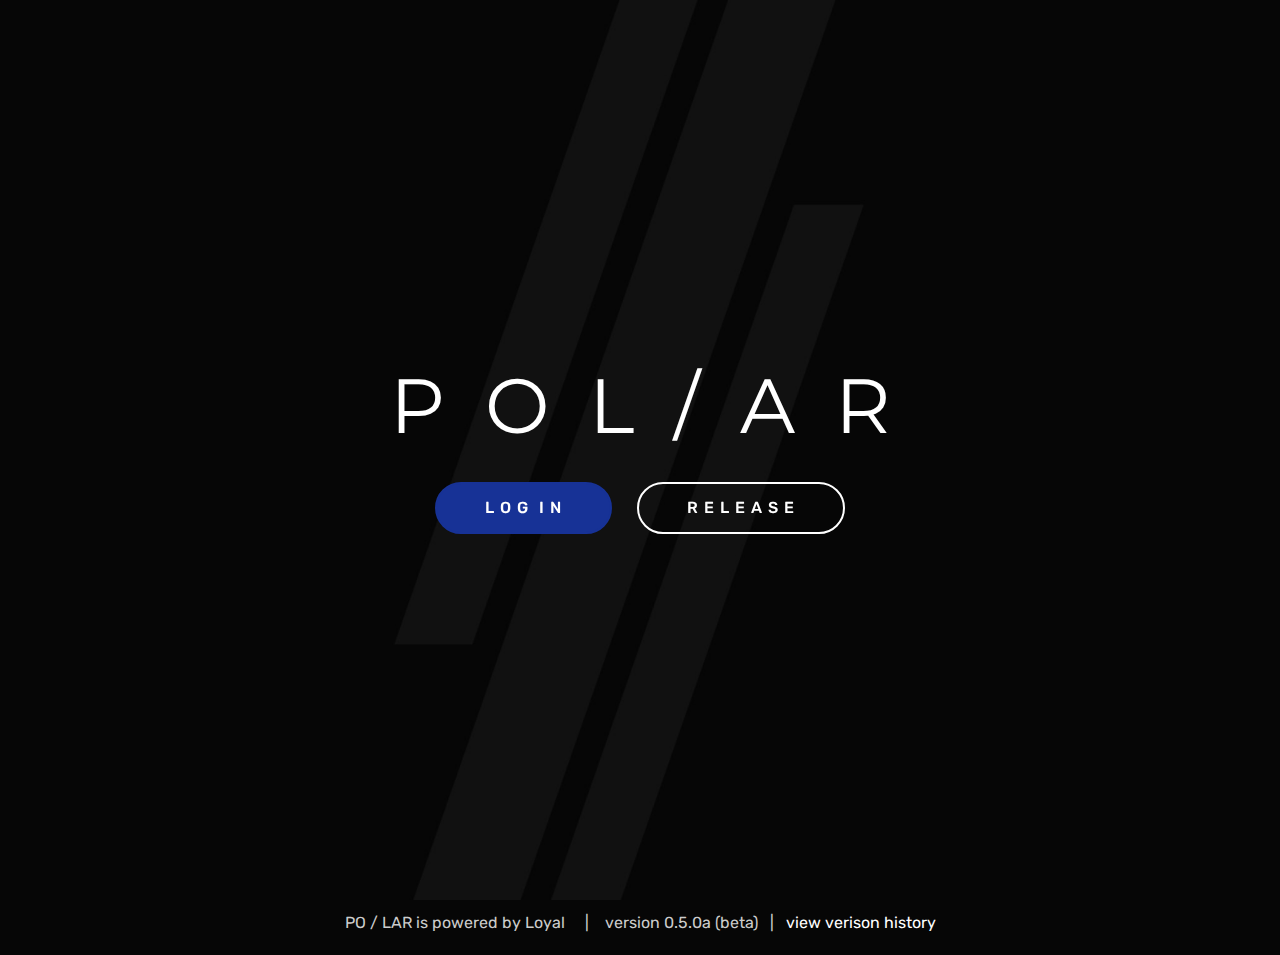
<file: index.html>
<!DOCTYPE html>
<html >
<head>
  <!-- Site made with Mobirise Website Builder v4.7.7, https://mobirise.com -->
  <meta charset="UTF-8">
  <meta http-equiv="X-UA-Compatible" content="IE=edge">
  <meta name="generator" content="Mobirise v4.7.7, mobirise.com">
  <meta name="viewport" content="width=device-width, initial-scale=1, minimum-scale=1">
  <link rel="shortcut icon" href="assets/images/logo-128x128.png" type="image/x-icon">
  <meta name="description" content="">
  <title>Home</title>
  <link rel="stylesheet" href="assets/web/assets/mobirise-icons/mobirise-icons.css">
  <link rel="stylesheet" href="assets/tether/tether.min.css">
  <link rel="stylesheet" href="assets/bootstrap/css/bootstrap.min.css">
  <link rel="stylesheet" href="assets/bootstrap/css/bootstrap-grid.min.css">
  <link rel="stylesheet" href="assets/bootstrap/css/bootstrap-reboot.min.css">
  <link rel="stylesheet" href="assets/soundcloud-plugin/style.css">
  <link rel="stylesheet" href="assets/theme/css/style.css">
  <link rel="stylesheet" href="assets/mobirise/css/mbr-additional.css" type="text/css">
  
  
  
</head>
<body>
  <section class="cid-rzeYyFbD0i mbr-fullscreen mbr-parallax-background" id="header2-20">

    

    

    <div class="container align-center">
        <div class="row justify-content-md-center">
            <div class="mbr-white col-md-10">
                <h1 class="mbr-section-title mbr-bold pb-3 mbr-fonts-style display-1"><span style="font-weight: normal;">P &nbsp;O &nbsp;L &nbsp;/ &nbsp;A &nbsp;R</span></h1>
                
                
                <div class="mbr-section-btn"><a class="btn btn-md btn-primary display-4" href="page9.html">L O G &nbsp;I N</a>
                    <a class="btn btn-md btn-white-outline display-4" href="touchscreen.html">R E L E A S E</a></div>
            </div>
        </div>
    </div>
    
</section>

<section class="engine"><a href="https://mobirise.me/q">responsive website templates</a></section><section class="mbr-section content5 cid-rzf1bxGT4F" id="content5-22">

    

    

    <div class="container">
        <div class="media-container-row">
            <div class="title col-12 col-md-8">
                <h2 class="align-center mbr-bold mbr-white pb-3 mbr-fonts-style display-4"><span style="font-weight: normal;">PO / LAR is powered by Loyal &nbsp; &nbsp; | &nbsp; &nbsp;version 0.5.0a (beta) &nbsp; | &nbsp; <a href="page8.html" class="text-white">view verison history</a></span></h2>
                
                
                
            </div>
        </div>
    </div>
</section>


  <script src="assets/web/assets/jquery/jquery.min.js"></script>
  <script src="assets/popper/popper.min.js"></script>
  <script src="assets/tether/tether.min.js"></script>
  <script src="assets/bootstrap/js/bootstrap.min.js"></script>
  <script src="assets/smoothscroll/smooth-scroll.js"></script>
  <script src="assets/parallax/jarallax.min.js"></script>
  <script src="assets/theme/js/script.js"></script>
  
  
</body>
</html>
</file>
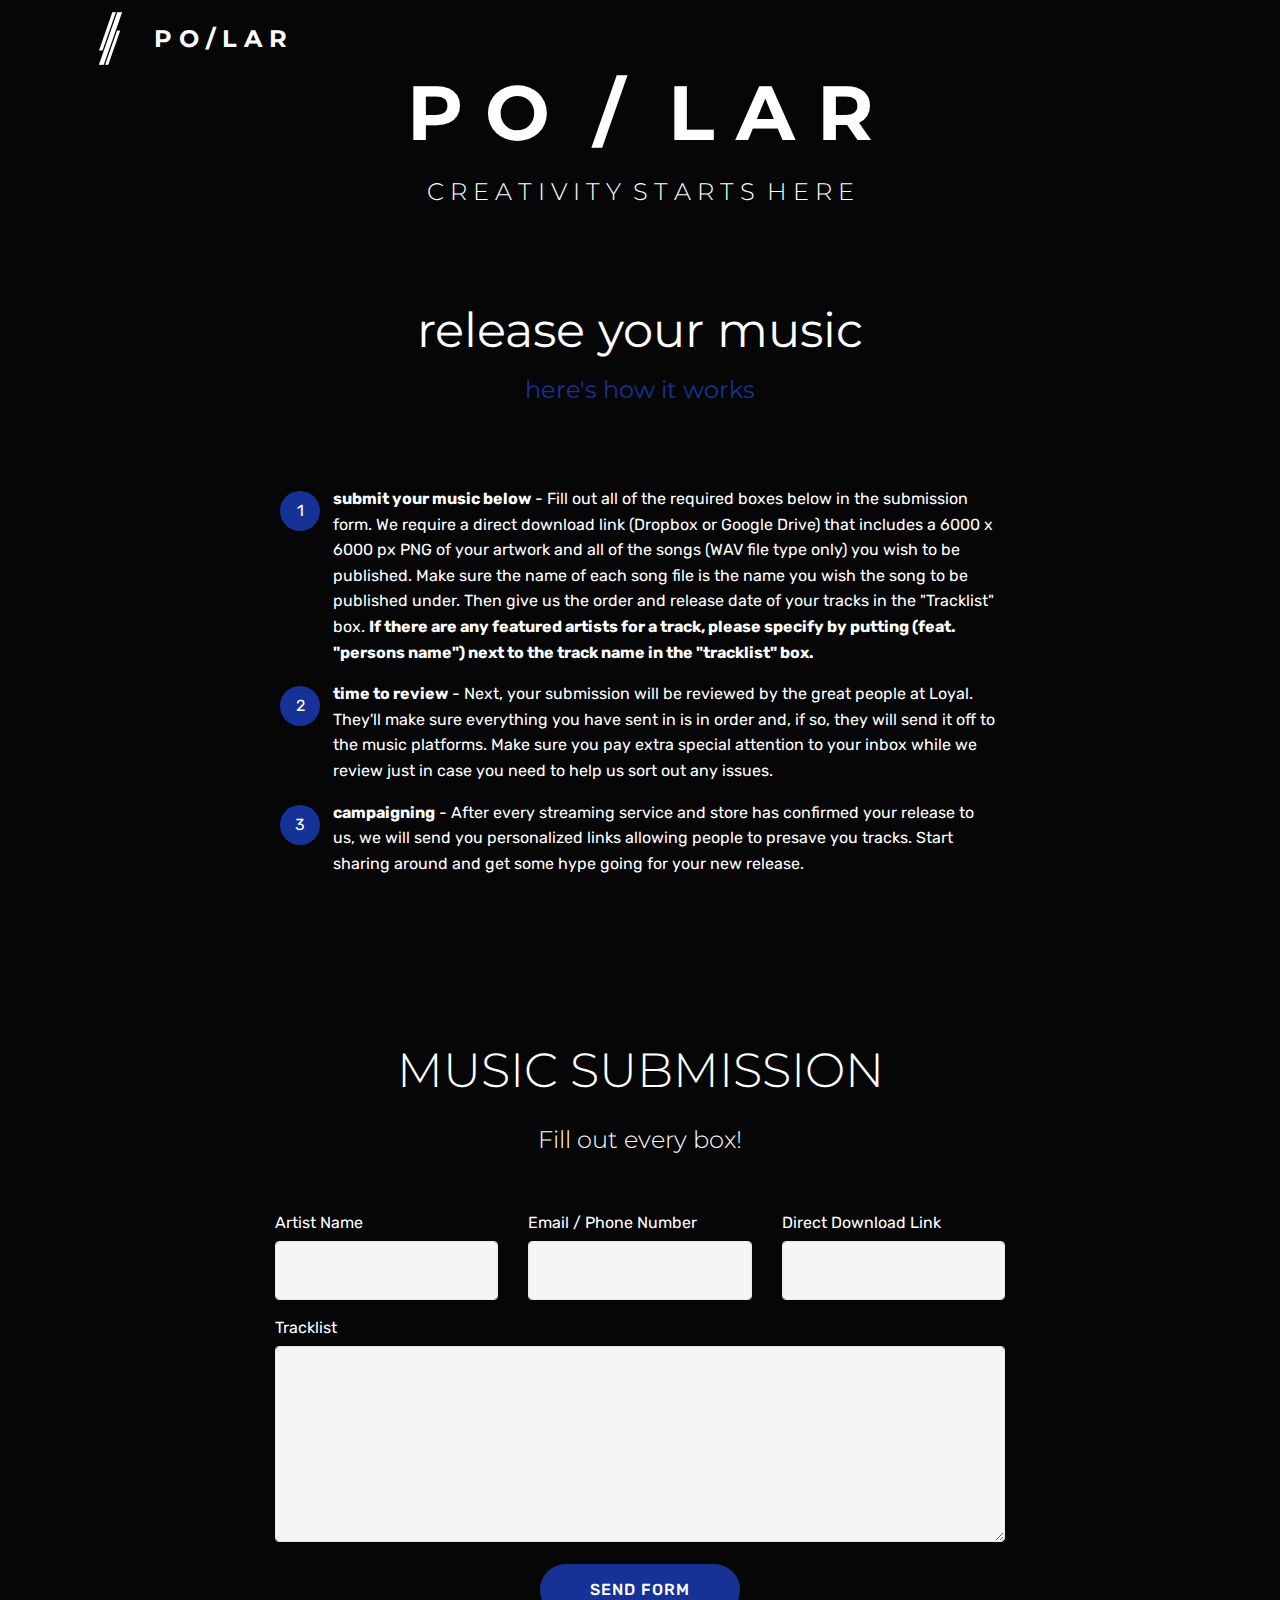
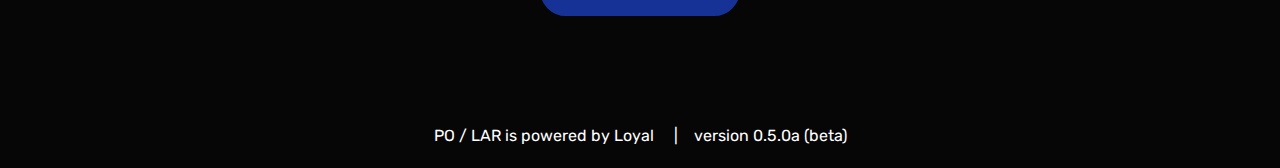
<file: music-submission.html>
<!DOCTYPE html>
<html >
<head>
  <!-- Site made with Mobirise Website Builder v4.7.7, https://mobirise.com -->
  <meta charset="UTF-8">
  <meta http-equiv="X-UA-Compatible" content="IE=edge">
  <meta name="generator" content="Mobirise v4.7.7, mobirise.com">
  <meta name="viewport" content="width=device-width, initial-scale=1, minimum-scale=1">
  <link rel="shortcut icon" href="assets/images/logo-128x128.png" type="image/x-icon">
  <meta name="description" content="Get your music published to the big platforms thanks to Loyal!">
  <title>Music Submission</title>
  <link rel="stylesheet" href="assets/web/assets/mobirise-icons/mobirise-icons.css">
  <link rel="stylesheet" href="assets/tether/tether.min.css">
  <link rel="stylesheet" href="assets/bootstrap/css/bootstrap.min.css">
  <link rel="stylesheet" href="assets/bootstrap/css/bootstrap-grid.min.css">
  <link rel="stylesheet" href="assets/bootstrap/css/bootstrap-reboot.min.css">
  <link rel="stylesheet" href="assets/soundcloud-plugin/style.css">
  <link rel="stylesheet" href="assets/dropdown/css/style.css">
  <link rel="stylesheet" href="assets/theme/css/style.css">
  <link rel="stylesheet" href="assets/mobirise/css/mbr-additional.css" type="text/css">
  
  
  
</head>
<body>
  <section class="menu cid-rtOFlQKtNR" once="menu" id="menu1-e">

    

    <nav class="navbar navbar-expand beta-menu navbar-dropdown align-items-center navbar-toggleable-sm bg-color transparent">
        <button class="navbar-toggler navbar-toggler-right" type="button" data-toggle="collapse" data-target="#navbarSupportedContent" aria-controls="navbarSupportedContent" aria-expanded="false" aria-label="Toggle navigation">
            <div class="hamburger">
                <span></span>
                <span></span>
                <span></span>
                <span></span>
            </div>
        </button>
        <div class="menu-logo">
            <div class="navbar-brand">
                <span class="navbar-logo">
                    <a href="index.html">
                         <img src="assets/images/logo-122x122.png" alt="Mobirise" title="" style="height: 3.8rem;">
                    </a>
                </span>
                <span class="navbar-caption-wrap"><a class="navbar-caption text-white display-5" href="index.html">
                        P O / L A R</a></span>
            </div>
        </div>
        <div class="collapse navbar-collapse" id="navbarSupportedContent">
            
            
        </div>
    </nav>
</section>

<section class="engine"><a href="https://mobirise.me/v">free html templates</a></section><section class="mbr-section content5 cid-rtOATmaFps" id="content5-b">

    

    

    <div class="container">
        <div class="media-container-row">
            <div class="title col-12 col-md-8">
                <h2 class="align-center mbr-bold mbr-white pb-3 mbr-fonts-style display-1">P O &nbsp;/ &nbsp;L A R</h2>
                <h3 class="mbr-section-subtitle align-center mbr-light mbr-white pb-3 mbr-fonts-style display-5">
                    C R E A T I V I T Y &nbsp;S T A R T S &nbsp;H E R E</h3>
                
                
            </div>
        </div>
    </div>
</section>

<section class="mbr-section content5 cid-rtOB5xjYW3" id="content5-d">

    

    

    <div class="container">
        <div class="media-container-row">
            <div class="title col-12 col-md-8">
                <h2 class="align-center mbr-bold mbr-white pb-3 mbr-fonts-style display-2"><span style="font-weight: normal;">release your music</span></h2>
                
                
                
            </div>
        </div>
    </div>
</section>

<section class="mbr-section content5 cid-rtOB14xXxw" id="content5-c">

    

    

    <div class="container">
        <div class="media-container-row">
            <div class="title col-12 col-md-8">
                <h2 class="align-center mbr-bold mbr-white pb-3 mbr-fonts-style display-5"><span style="font-weight: normal;">here's how it works</span></h2>
                
                
                
            </div>
        </div>
    </div>
</section>

<section class="mbr-section article content11 cid-rtOAF4GQVG" id="content11-9">
     

    <div class="container">
        <div class="media-container-row">
            <div class="mbr-text counter-container col-12 col-md-8 mbr-fonts-style display-7">
                <ol>
                    <li><strong>submit your music below</strong>&nbsp;- Fill out all of the required boxes below in the submission form. We require a direct download link (Dropbox or Google Drive) that includes a 6000 x 6000 px PNG of your artwork and all of the songs (WAV file type only) you wish to be published. Make sure the name of each song file is the name you wish the song to be published under. Then give us the order and release date of your tracks in the "Tracklist" box. <strong>If there are any featured artists for a track, please specify by putting (feat. "persons name") next to the track name in the "tracklist" box.</strong></li>
                    <li><strong>time to review</strong> - Next, your submission will be reviewed by the great people at Loyal. They'll make sure everything you have sent in is in order and, if so, they will send it off to the music platforms. Make sure you pay extra special attention to your inbox while we review just in case you need to help us sort out any issues.</li>
                    <li><strong>campaigning</strong>&nbsp;- After every streaming service and store has confirmed your release to us, we will send you personalized links allowing people to presave you tracks. Start sharing around and get some hype going for your new release.</li>
                </ol>
            </div>
        </div>
    </div>
</section>

<section class="mbr-section form1 cid-rtOAQY64pZ" id="form1-a">

    

    
    <div class="container">
        <div class="row justify-content-center">
            <div class="title col-12 col-lg-8">
                <h2 class="mbr-section-title align-center pb-3 mbr-fonts-style display-2">
                    MUSIC SUBMISSION</h2>
                <h3 class="mbr-section-subtitle align-center mbr-light pb-3 mbr-fonts-style display-5">
                    Fill out every box!</h3>
            </div>
        </div>
    </div>
    <div class="container">
        <div class="row justify-content-center">
            <div class="media-container-column col-lg-8" data-form-type="formoid">
                    <div data-form-alert="" hidden="">
                        Thanks for filling out the form!
                    </div>
            
                    <form class="mbr-form" action="https://mobirise.com/" method="post" data-form-title="Mobirise Form"><input type="hidden" name="email" data-form-email="true" value="SDSYZIFkMuN5/vi8wmhAjEs6FDGmyIQlOgNddH0EpzYFA0Ao59O1YGr5t+KJX+EO9hm38Y170WvIwAvx7Hqgjj9kkPyiSeAr2/NwnfS2EvehkSn8uqzIfAkYIfKCDHKw" data-form-field="Email">
                        <div class="row row-sm-offset">
                            <div class="col-md-4 multi-horizontal" data-for="name">
                                <div class="form-group">
                                    <label class="form-control-label mbr-fonts-style display-7" for="name-form1-a">Artist Name</label>
                                    <input type="text" class="form-control" name="name" data-form-field="Name" required="" id="name-form1-a">
                                </div>
                            </div>
                            <div class="col-md-4 multi-horizontal" data-for="email">
                                <div class="form-group">
                                    <label class="form-control-label mbr-fonts-style display-7" for="email-form1-a">Email / Phone Number</label>
                                    <input type="email" class="form-control" name="email" data-form-field="Email" required="" id="email-form1-a">
                                </div>
                            </div>
                            <div class="col-md-4 multi-horizontal" data-for="phone">
                                <div class="form-group">
                                    <label class="form-control-label mbr-fonts-style display-7" for="phone-form1-a">Direct Download Link</label>
                                    <input type="tel" class="form-control" name="phone" data-form-field="Phone" id="phone-form1-a">
                                </div>
                            </div>
                        </div>
                        <div class="form-group" data-for="message">
                            <label class="form-control-label mbr-fonts-style display-7" for="message-form1-a">Tracklist</label>
                            <textarea type="text" class="form-control" name="message" rows="7" data-form-field="Message" id="message-form1-a"></textarea>
                        </div>
            
                        <span class="input-group-btn"><button href="" type="submit" class="btn btn-form btn-primary display-4">SEND FORM</button></span>
                    </form>
            </div>
        </div>
    </div>
</section>

<section class="mbr-section content5 cid-rtOOs0iVi4" id="content5-14">

    

    

    <div class="container">
        <div class="media-container-row">
            <div class="title col-12 col-md-8">
                <h2 class="align-center mbr-bold mbr-white pb-3 mbr-fonts-style display-4"><span style="font-weight: normal;">PO / LAR is powered by Loyal &nbsp; &nbsp; | &nbsp; &nbsp;version 0.5.0a (beta)</span></h2>
                
                
                
            </div>
        </div>
    </div>
</section>


  <script src="assets/web/assets/jquery/jquery.min.js"></script>
  <script src="assets/popper/popper.min.js"></script>
  <script src="assets/tether/tether.min.js"></script>
  <script src="assets/bootstrap/js/bootstrap.min.js"></script>
  <script src="assets/smoothscroll/smooth-scroll.js"></script>
  <script src="assets/dropdown/js/script.min.js"></script>
  <script src="assets/touchswipe/jquery.touch-swipe.min.js"></script>
  <script src="assets/theme/js/script.js"></script>
  <script src="assets/formoid/formoid.min.js"></script>
  
  
</body>
</html>
</file>
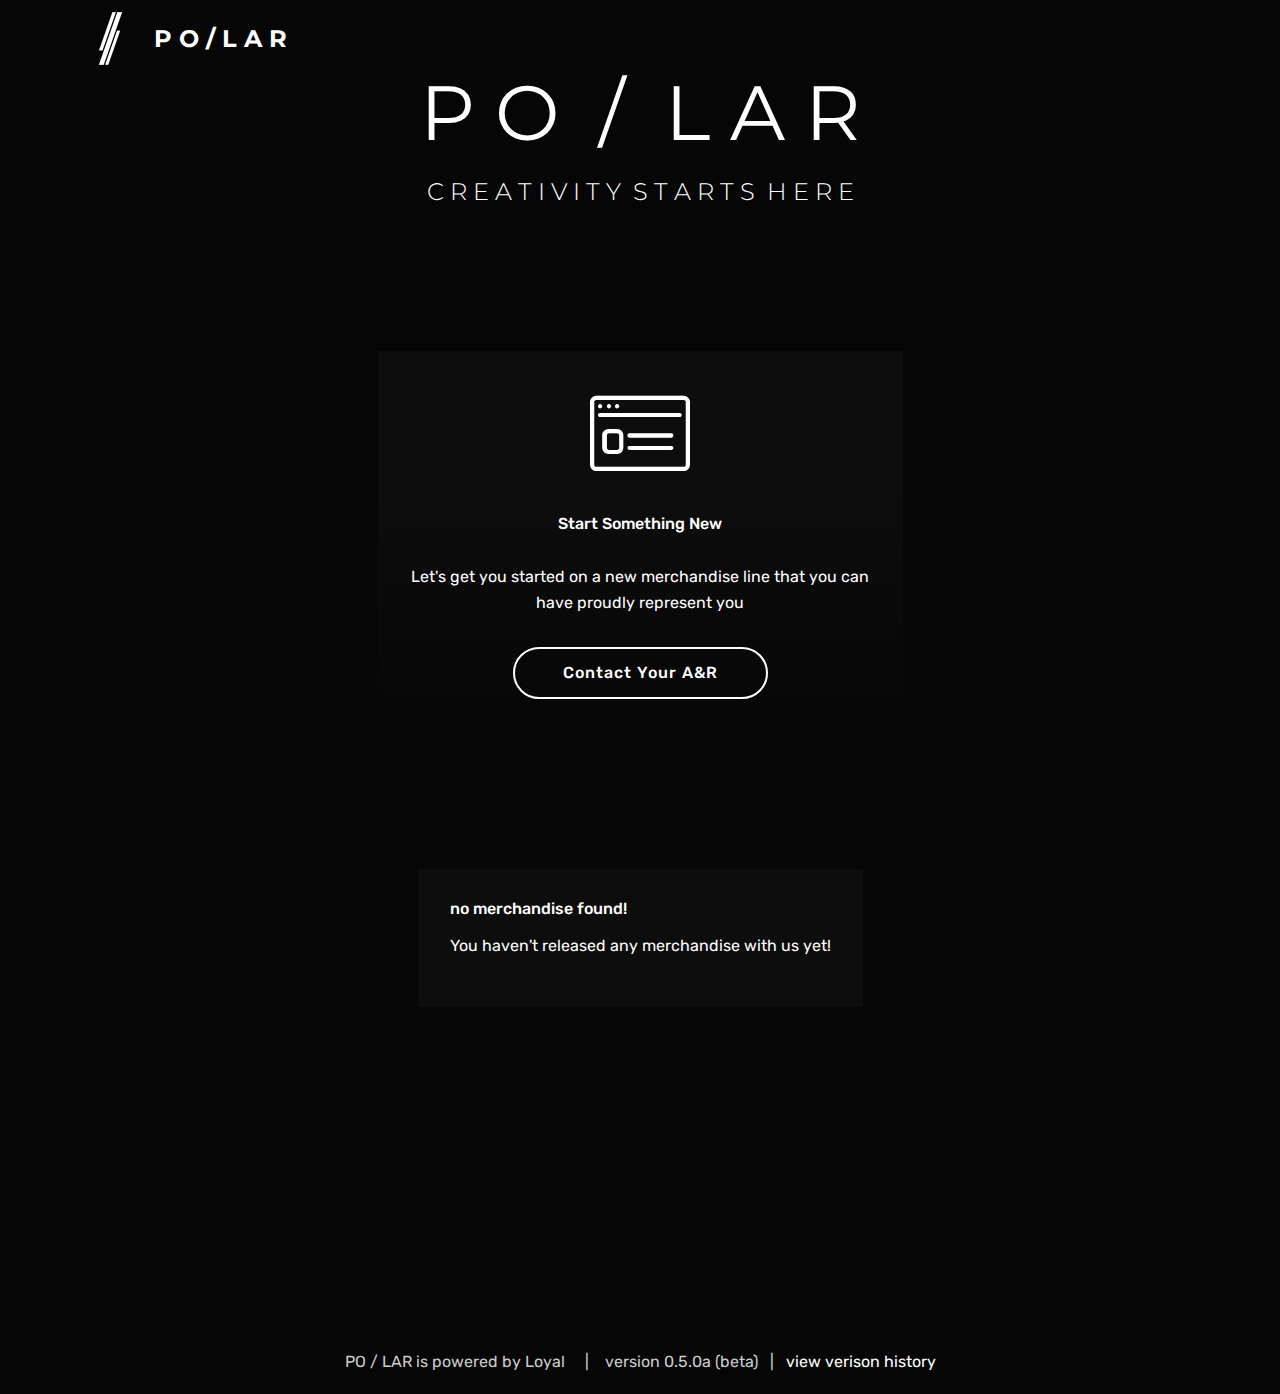
<file: page10.html>
<!DOCTYPE html>
<html >
<head>
  <!-- Site made with Mobirise Website Builder v4.7.7, https://mobirise.com -->
  <meta charset="UTF-8">
  <meta http-equiv="X-UA-Compatible" content="IE=edge">
  <meta name="generator" content="Mobirise v4.7.7, mobirise.com">
  <meta name="viewport" content="width=device-width, initial-scale=1, minimum-scale=1">
  <link rel="shortcut icon" href="assets/images/logo-128x128.png" type="image/x-icon">
  <meta name="description" content="Site Builder Description">
  <title>Merchandising Hub</title>
  <link rel="stylesheet" href="assets/web/assets/mobirise-icons/mobirise-icons.css">
  <link rel="stylesheet" href="assets/tether/tether.min.css">
  <link rel="stylesheet" href="assets/bootstrap/css/bootstrap.min.css">
  <link rel="stylesheet" href="assets/bootstrap/css/bootstrap-grid.min.css">
  <link rel="stylesheet" href="assets/bootstrap/css/bootstrap-reboot.min.css">
  <link rel="stylesheet" href="assets/soundcloud-plugin/style.css">
  <link rel="stylesheet" href="assets/dropdown/css/style.css">
  <link rel="stylesheet" href="assets/theme/css/style.css">
  <link rel="stylesheet" href="assets/mobirise/css/mbr-additional.css" type="text/css">
  
  
  
</head>
<body>
  <section class="menu cid-rzfkbw2FQB" once="menu" id="menu1-2m">

    

    <nav class="navbar navbar-expand beta-menu navbar-dropdown align-items-center navbar-toggleable-sm bg-color transparent">
        <button class="navbar-toggler navbar-toggler-right" type="button" data-toggle="collapse" data-target="#navbarSupportedContent" aria-controls="navbarSupportedContent" aria-expanded="false" aria-label="Toggle navigation">
            <div class="hamburger">
                <span></span>
                <span></span>
                <span></span>
                <span></span>
            </div>
        </button>
        <div class="menu-logo">
            <div class="navbar-brand">
                <span class="navbar-logo">
                    <a href="index.html">
                         <img src="assets/images/logo-122x122.png" alt="Mobirise" title="" style="height: 3.8rem;">
                    </a>
                </span>
                <span class="navbar-caption-wrap"><a class="navbar-caption text-white display-5" href="index.html">
                        P O / L A R</a></span>
            </div>
        </div>
        <div class="collapse navbar-collapse" id="navbarSupportedContent">
            
            
        </div>
    </nav>
</section>

<section class="engine"><a href="https://mobirise.me">Mobirise</a></section><section class="mbr-section content5 cid-rzfkbxp2qn" id="content5-2n">

    

    

    <div class="container">
        <div class="media-container-row">
            <div class="title col-12 col-md-8">
                <h2 class="align-center mbr-bold mbr-white pb-3 mbr-fonts-style display-1"><a href="index.html" class="text-white">P O &nbsp;/ &nbsp;L A R</a></h2>
                <h3 class="mbr-section-subtitle align-center mbr-light mbr-white pb-3 mbr-fonts-style display-5">
                    C R E A T I V I T Y &nbsp;S T A R T S &nbsp;H E R E</h3>
                
                
            </div>
        </div>
    </div>
</section>

<section class="features8 cid-rzfktpLK0O" id="features8-2r">

    

    

    <div class="container">
        <div class="media-container-row">

            <div class="card  col-12 col-md-6">
                <div class="card-img">
                    <span class="mbr-iconfont mbri-sites" style="color: rgb(255, 255, 255);"></span>
                </div>
                <div class="card-box align-center">
                    <h4 class="card-title mbr-fonts-style display-7">Start Something New</h4>
                    <p class="mbr-text mbr-fonts-style display-7">
                       Let's get you started on a new merchandise line that you can have proudly represent you</p>
                    <div class="mbr-section-btn text-center"><a href="page13.html" class="btn btn-white-outline display-4">
                            Contact Your A&amp;R</a></div>
                </div>
            </div>

            

            

            
        </div>
    </div>
</section>

<section class="features4 cid-rzfkbzkyCJ" id="features4-2p">
    
         

    
    <div class="container">
        <div class="media-container-row">
            <div class="card p-3 col-12 col-md-6">
                <div class="card-wrapper media-container-row media-container-row">
                    <div class="card-box">
                        <h4 class="card-title pb-3 mbr-fonts-style display-7">
                            no merchandise found!</h4>
                        <p class="mbr-text mbr-fonts-style display-7">
                            You haven't released any merchandise with us yet!<br></p>
                    </div>
                </div>
            </div>

            

            

            
        </div>
    </div>
</section>

<section class="mbr-section content5 cid-rzfkbAOVRJ" id="content5-2q">

    

    

    <div class="container">
        <div class="media-container-row">
            <div class="title col-12 col-md-8">
                
                
                
                
            </div>
        </div>
    </div>
</section>

<section class="mbr-section content5 cid-rzfkQbXxT2" id="content5-2s">

    

    

    <div class="container">
        <div class="media-container-row">
            <div class="title col-12 col-md-8">
                <h2 class="align-center mbr-bold mbr-white pb-3 mbr-fonts-style display-4"><span style="font-weight: normal;">PO / LAR is powered by Loyal &nbsp; &nbsp; | &nbsp; &nbsp;version 0.5.0a (beta) &nbsp; | &nbsp; <a href="page8.html" class="text-white">view verison history</a></span></h2>
                
                
                
            </div>
        </div>
    </div>
</section>


  <script src="assets/web/assets/jquery/jquery.min.js"></script>
  <script src="assets/popper/popper.min.js"></script>
  <script src="assets/tether/tether.min.js"></script>
  <script src="assets/bootstrap/js/bootstrap.min.js"></script>
  <script src="assets/smoothscroll/smooth-scroll.js"></script>
  <script src="assets/dropdown/js/script.min.js"></script>
  <script src="assets/touchswipe/jquery.touch-swipe.min.js"></script>
  <script src="assets/theme/js/script.js"></script>
  
  
</body>
</html>
</file>
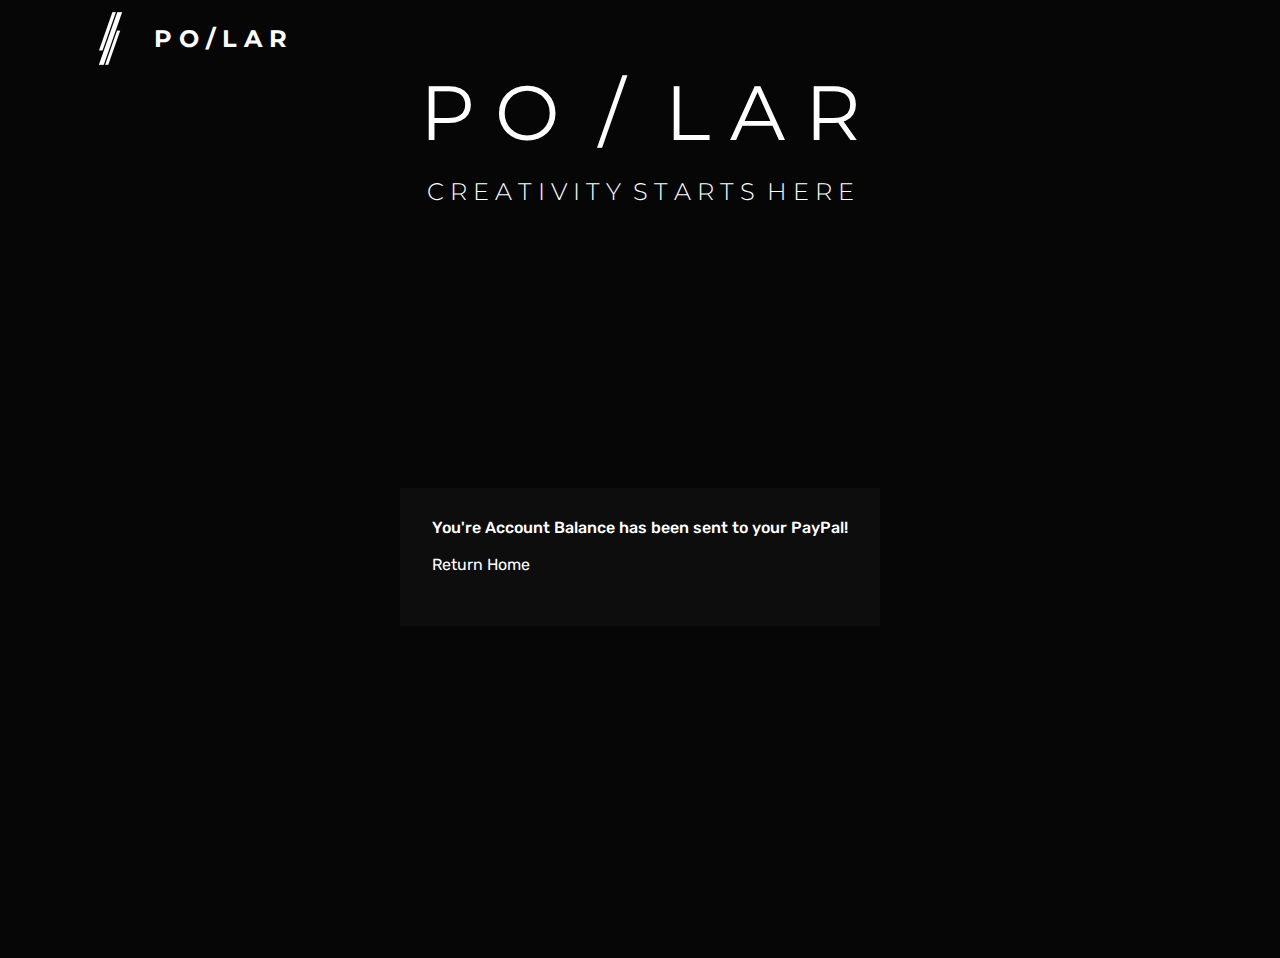
<file: page11.html>
<!DOCTYPE html>
<html >
<head>
  <!-- Site made with Mobirise Website Builder v4.7.7, https://mobirise.com -->
  <meta charset="UTF-8">
  <meta http-equiv="X-UA-Compatible" content="IE=edge">
  <meta name="generator" content="Mobirise v4.7.7, mobirise.com">
  <meta name="viewport" content="width=device-width, initial-scale=1, minimum-scale=1">
  <link rel="shortcut icon" href="assets/images/logo-128x128.png" type="image/x-icon">
  <meta name="description" content="Site Builder Description">
  <title>Payout Page</title>
  <link rel="stylesheet" href="assets/web/assets/mobirise-icons/mobirise-icons.css">
  <link rel="stylesheet" href="assets/tether/tether.min.css">
  <link rel="stylesheet" href="assets/bootstrap/css/bootstrap.min.css">
  <link rel="stylesheet" href="assets/bootstrap/css/bootstrap-grid.min.css">
  <link rel="stylesheet" href="assets/bootstrap/css/bootstrap-reboot.min.css">
  <link rel="stylesheet" href="assets/soundcloud-plugin/style.css">
  <link rel="stylesheet" href="assets/dropdown/css/style.css">
  <link rel="stylesheet" href="assets/theme/css/style.css">
  <link rel="stylesheet" href="assets/mobirise/css/mbr-additional.css" type="text/css">
  
  
  
</head>
<body>
  <section class="menu cid-rzfxLc9Xek" once="menu" id="menu1-2u">

    

    <nav class="navbar navbar-expand beta-menu navbar-dropdown align-items-center navbar-toggleable-sm bg-color transparent">
        <button class="navbar-toggler navbar-toggler-right" type="button" data-toggle="collapse" data-target="#navbarSupportedContent" aria-controls="navbarSupportedContent" aria-expanded="false" aria-label="Toggle navigation">
            <div class="hamburger">
                <span></span>
                <span></span>
                <span></span>
                <span></span>
            </div>
        </button>
        <div class="menu-logo">
            <div class="navbar-brand">
                <span class="navbar-logo">
                    <a href="index.html">
                         <img src="assets/images/logo-122x122.png" alt="Mobirise" title="" style="height: 3.8rem;">
                    </a>
                </span>
                <span class="navbar-caption-wrap"><a class="navbar-caption text-white display-5" href="index.html">
                        P O / L A R</a></span>
            </div>
        </div>
        <div class="collapse navbar-collapse" id="navbarSupportedContent">
            
            
        </div>
    </nav>
</section>

<section class="engine"><a href="https://mobirise.me/t">free amp templates</a></section><section class="mbr-section content5 cid-rzfxLdg1Un" id="content5-2v">

    

    

    <div class="container">
        <div class="media-container-row">
            <div class="title col-12 col-md-8">
                <h2 class="align-center mbr-bold mbr-white pb-3 mbr-fonts-style display-1"><a href="index.html" class="text-white">P O &nbsp;/ &nbsp;L A R</a></h2>
                <h3 class="mbr-section-subtitle align-center mbr-light mbr-white pb-3 mbr-fonts-style display-5">
                    C R E A T I V I T Y &nbsp;S T A R T S &nbsp;H E R E</h3>
                
                
            </div>
        </div>
    </div>
</section>

<section class="mbr-section content5 cid-rzfxLehVKU" id="content5-2w">

    

    

    <div class="container">
        <div class="media-container-row">
            <div class="title col-12 col-md-8">
                
                
                
                
            </div>
        </div>
    </div>
</section>

<section class="features4 cid-rzfxLfepwr" id="features4-2x">
    
         

    
    <div class="container">
        <div class="media-container-row">
            <div class="card p-3 col-12 col-md-6">
                <div class="card-wrapper media-container-row media-container-row">
                    <div class="card-box">
                        <h4 class="card-title pb-3 mbr-fonts-style display-7">
                            You're Account Balance has been sent to your PayPal!</h4>
                        <p class="mbr-text mbr-fonts-style display-7"><a href="index.html" class="text-white">
                            Return Home</a><br></p>
                    </div>
                </div>
            </div>

            

            

            
        </div>
    </div>
</section>

<section class="mbr-section content5 cid-rzfxLgGMaD" id="content5-2y">

    

    

    <div class="container">
        <div class="media-container-row">
            <div class="title col-12 col-md-8">
                
                
                
                
            </div>
        </div>
    </div>
</section>


  <script src="assets/web/assets/jquery/jquery.min.js"></script>
  <script src="assets/popper/popper.min.js"></script>
  <script src="assets/tether/tether.min.js"></script>
  <script src="assets/bootstrap/js/bootstrap.min.js"></script>
  <script src="assets/smoothscroll/smooth-scroll.js"></script>
  <script src="assets/dropdown/js/script.min.js"></script>
  <script src="assets/touchswipe/jquery.touch-swipe.min.js"></script>
  <script src="assets/theme/js/script.js"></script>
  
  
</body>
</html>
</file>
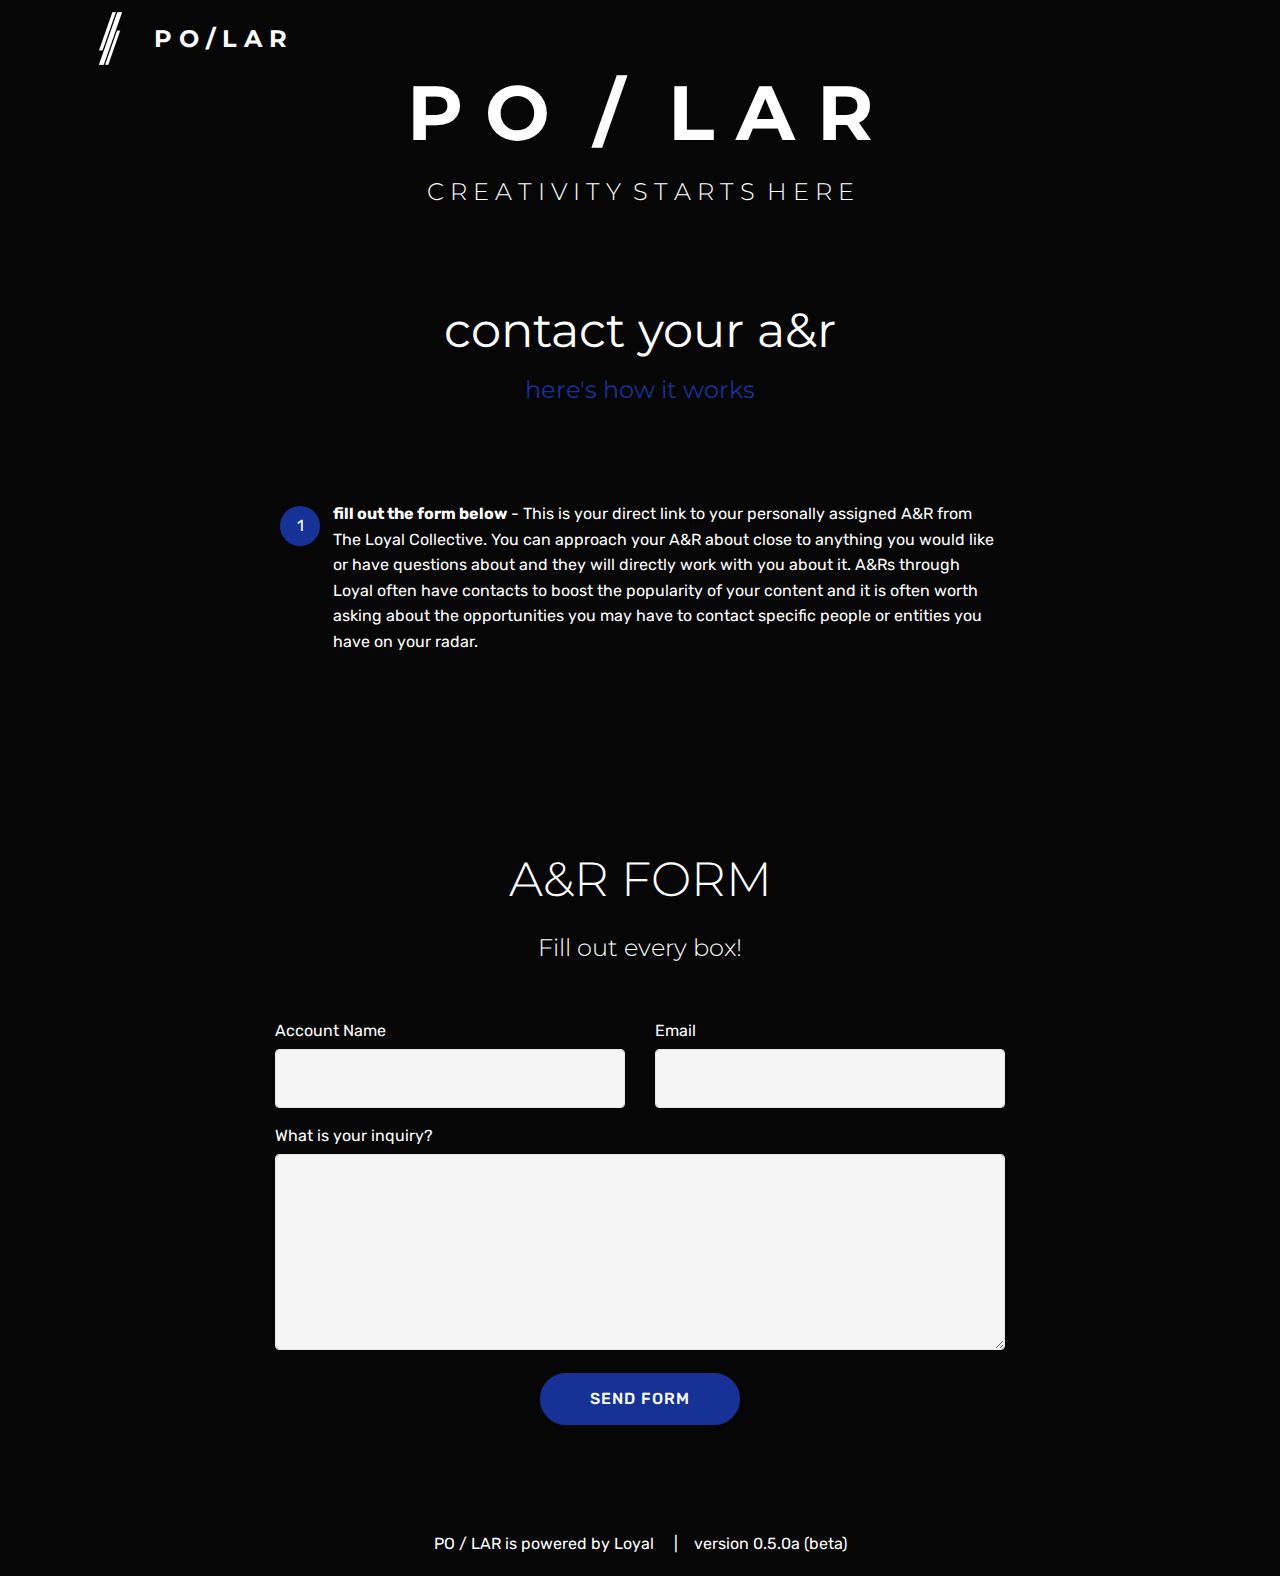
<file: page12.html>
<!DOCTYPE html>
<html >
<head>
  <!-- Site made with Mobirise Website Builder v4.7.7, https://mobirise.com -->
  <meta charset="UTF-8">
  <meta http-equiv="X-UA-Compatible" content="IE=edge">
  <meta name="generator" content="Mobirise v4.7.7, mobirise.com">
  <meta name="viewport" content="width=device-width, initial-scale=1, minimum-scale=1">
  <link rel="shortcut icon" href="assets/images/logo-128x128.png" type="image/x-icon">
  <meta name="description" content="Get your podcast published to the big platforms thanks to Loyal!">
  <title>A&amp;R Contact Page</title>
  <link rel="stylesheet" href="assets/web/assets/mobirise-icons/mobirise-icons.css">
  <link rel="stylesheet" href="assets/tether/tether.min.css">
  <link rel="stylesheet" href="assets/bootstrap/css/bootstrap.min.css">
  <link rel="stylesheet" href="assets/bootstrap/css/bootstrap-grid.min.css">
  <link rel="stylesheet" href="assets/bootstrap/css/bootstrap-reboot.min.css">
  <link rel="stylesheet" href="assets/soundcloud-plugin/style.css">
  <link rel="stylesheet" href="assets/dropdown/css/style.css">
  <link rel="stylesheet" href="assets/theme/css/style.css">
  <link rel="stylesheet" href="assets/mobirise/css/mbr-additional.css" type="text/css">
  
  
  
</head>
<body>
  <section class="menu cid-rzfyTwF2rn" once="menu" id="menu1-2z">

    

    <nav class="navbar navbar-expand beta-menu navbar-dropdown align-items-center navbar-toggleable-sm bg-color transparent">
        <button class="navbar-toggler navbar-toggler-right" type="button" data-toggle="collapse" data-target="#navbarSupportedContent" aria-controls="navbarSupportedContent" aria-expanded="false" aria-label="Toggle navigation">
            <div class="hamburger">
                <span></span>
                <span></span>
                <span></span>
                <span></span>
            </div>
        </button>
        <div class="menu-logo">
            <div class="navbar-brand">
                <span class="navbar-logo">
                    <a href="index.html">
                         <img src="assets/images/logo-122x122.png" alt="Mobirise" title="" style="height: 3.8rem;">
                    </a>
                </span>
                <span class="navbar-caption-wrap"><a class="navbar-caption text-white display-5" href="index.html">
                        P O / L A R</a></span>
            </div>
        </div>
        <div class="collapse navbar-collapse" id="navbarSupportedContent">
            
            
        </div>
    </nav>
</section>

<section class="engine"><a href="https://mobirise.me/r">bootstrap template</a></section><section class="mbr-section content5 cid-rzfyTy7rl8" id="content5-30">

    

    

    <div class="container">
        <div class="media-container-row">
            <div class="title col-12 col-md-8">
                <h2 class="align-center mbr-bold mbr-white pb-3 mbr-fonts-style display-1">P O &nbsp;/ &nbsp;L A R</h2>
                <h3 class="mbr-section-subtitle align-center mbr-light mbr-white pb-3 mbr-fonts-style display-5">
                    C R E A T I V I T Y &nbsp;S T A R T S &nbsp;H E R E</h3>
                
                
            </div>
        </div>
    </div>
</section>

<section class="mbr-section content5 cid-rzfyTziGKk" id="content5-31">

    

    

    <div class="container">
        <div class="media-container-row">
            <div class="title col-12 col-md-8">
                <h2 class="align-center mbr-bold mbr-white pb-3 mbr-fonts-style display-2"><span style="font-weight: normal;">contact your a&amp;r</span></h2>
                
                
                
            </div>
        </div>
    </div>
</section>

<section class="mbr-section content5 cid-rzfyTAkdAf" id="content5-32">

    

    

    <div class="container">
        <div class="media-container-row">
            <div class="title col-12 col-md-8">
                <h2 class="align-center mbr-bold mbr-white pb-3 mbr-fonts-style display-5"><span style="font-weight: normal;">here's how it works</span></h2>
                
                
                
            </div>
        </div>
    </div>
</section>

<section class="mbr-section article content11 cid-rzfyTBDDdm" id="content11-33">
     

    <div class="container">
        <div class="media-container-row">
            <div class="mbr-text counter-container col-12 col-md-8 mbr-fonts-style display-7">
                <ol>
                    <li><strong>fill out the form below</strong>&nbsp;- This is your direct link to your personally assigned A&amp;R from The Loyal Collective. You can approach your A&amp;R about close to anything you would like or have questions about and they will directly work with you about it. A&amp;Rs through Loyal often have contacts to boost the popularity of your content and it is often worth asking about the opportunities you may have to contact specific people or entities you have on your radar.</li>
                </ol>
            </div>
        </div>
    </div>
</section>

<section class="mbr-section form1 cid-rzfyTC8GW8" id="form1-34">

    

    
    <div class="container">
        <div class="row justify-content-center">
            <div class="title col-12 col-lg-8">
                <h2 class="mbr-section-title align-center pb-3 mbr-fonts-style display-2">A&amp;R FORM</h2>
                <h3 class="mbr-section-subtitle align-center mbr-light pb-3 mbr-fonts-style display-5">
                    Fill out every box!</h3>
            </div>
        </div>
    </div>
    <div class="container">
        <div class="row justify-content-center">
            <div class="media-container-column col-lg-8" data-form-type="formoid">
                    <div data-form-alert="" hidden="">Thanks for filling out the form! You're A&amp;R will respond as soon as possible.</div>
            
                    <form class="mbr-form" action="https://mobirise.com/" method="post" data-form-title="Mobirise Form"><input type="hidden" name="email" data-form-email="true" value="fqqN6PdX/N7AycMNB207+eNFAaJkqWDe1c8lu06VvVwwbVbYkSkMtbeTwJ2DVSyxMvyBoAddrqStEd54ZvbZHp8zo0O3DLW40AuhdpVDx/tluGUwB7OAmcuqUSe/8CAE" data-form-field="Email">
                        <div class="row row-sm-offset">
                            <div class="col-md-4 multi-horizontal" data-for="name">
                                <div class="form-group">
                                    <label class="form-control-label mbr-fonts-style display-7" for="name-form1-34">Account Name</label>
                                    <input type="text" class="form-control" name="name" data-form-field="Name" required="" id="name-form1-34">
                                </div>
                            </div>
                            <div class="col-md-4 multi-horizontal" data-for="email">
                                <div class="form-group">
                                    <label class="form-control-label mbr-fonts-style display-7" for="email-form1-34">Email</label>
                                    <input type="email" class="form-control" name="email" data-form-field="Email" required="" id="email-form1-34">
                                </div>
                            </div>
                            
                        </div>
                        <div class="form-group" data-for="message">
                            <label class="form-control-label mbr-fonts-style display-7" for="message-form1-34">What is your inquiry?</label>
                            <textarea type="text" class="form-control" name="message" rows="7" data-form-field="Message" id="message-form1-34"></textarea>
                        </div>
            
                        <span class="input-group-btn"><button href="" type="submit" class="btn btn-form btn-primary display-4">SEND FORM</button></span>
                    </form>
            </div>
        </div>
    </div>
</section>

<section class="mbr-section content5 cid-rzfyTDhJiT" id="content5-35">

    

    

    <div class="container">
        <div class="media-container-row">
            <div class="title col-12 col-md-8">
                <h2 class="align-center mbr-bold mbr-white pb-3 mbr-fonts-style display-4"><span style="font-weight: normal;">PO / LAR is powered by Loyal &nbsp; &nbsp; | &nbsp; &nbsp;version 0.5.0a (beta)</span></h2>
                
                
                
            </div>
        </div>
    </div>
</section>


  <script src="assets/web/assets/jquery/jquery.min.js"></script>
  <script src="assets/popper/popper.min.js"></script>
  <script src="assets/tether/tether.min.js"></script>
  <script src="assets/bootstrap/js/bootstrap.min.js"></script>
  <script src="assets/smoothscroll/smooth-scroll.js"></script>
  <script src="assets/dropdown/js/script.min.js"></script>
  <script src="assets/touchswipe/jquery.touch-swipe.min.js"></script>
  <script src="assets/theme/js/script.js"></script>
  <script src="assets/formoid/formoid.min.js"></script>
  
  
</body>
</html>
</file>
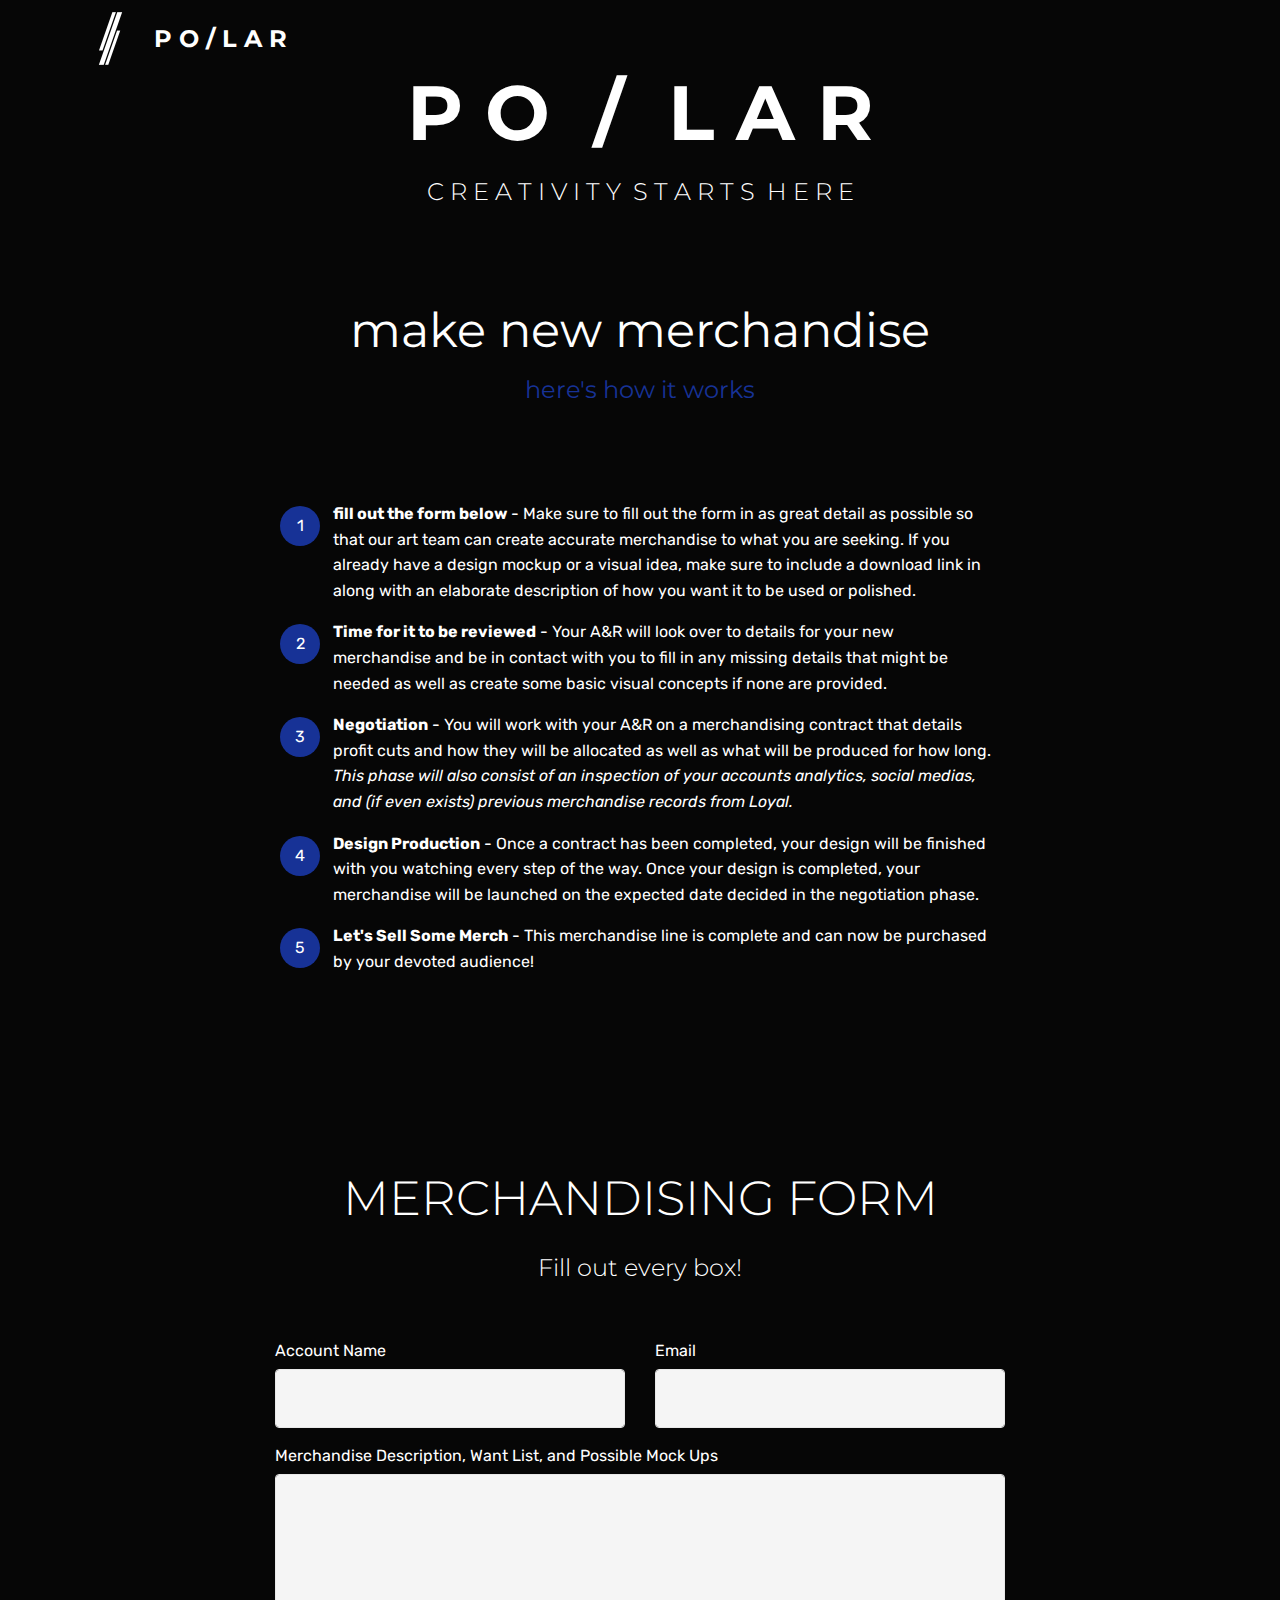
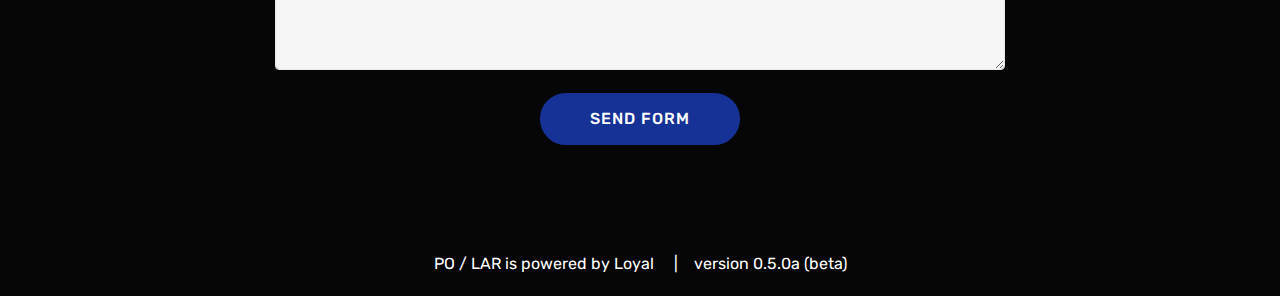
<file: page13.html>
<!DOCTYPE html>
<html >
<head>
  <!-- Site made with Mobirise Website Builder v4.7.7, https://mobirise.com -->
  <meta charset="UTF-8">
  <meta http-equiv="X-UA-Compatible" content="IE=edge">
  <meta name="generator" content="Mobirise v4.7.7, mobirise.com">
  <meta name="viewport" content="width=device-width, initial-scale=1, minimum-scale=1">
  <link rel="shortcut icon" href="assets/images/logo-128x128.png" type="image/x-icon">
  <meta name="description" content="Get your podcast published to the big platforms thanks to Loyal!">
  <title>Merchandise Planning Page</title>
  <link rel="stylesheet" href="assets/web/assets/mobirise-icons/mobirise-icons.css">
  <link rel="stylesheet" href="assets/tether/tether.min.css">
  <link rel="stylesheet" href="assets/bootstrap/css/bootstrap.min.css">
  <link rel="stylesheet" href="assets/bootstrap/css/bootstrap-grid.min.css">
  <link rel="stylesheet" href="assets/bootstrap/css/bootstrap-reboot.min.css">
  <link rel="stylesheet" href="assets/soundcloud-plugin/style.css">
  <link rel="stylesheet" href="assets/dropdown/css/style.css">
  <link rel="stylesheet" href="assets/theme/css/style.css">
  <link rel="stylesheet" href="assets/mobirise/css/mbr-additional.css" type="text/css">
  
  
  
</head>
<body>
  <section class="menu cid-rzfAF2kcVd" once="menu" id="menu1-36">

    

    <nav class="navbar navbar-expand beta-menu navbar-dropdown align-items-center navbar-toggleable-sm bg-color transparent">
        <button class="navbar-toggler navbar-toggler-right" type="button" data-toggle="collapse" data-target="#navbarSupportedContent" aria-controls="navbarSupportedContent" aria-expanded="false" aria-label="Toggle navigation">
            <div class="hamburger">
                <span></span>
                <span></span>
                <span></span>
                <span></span>
            </div>
        </button>
        <div class="menu-logo">
            <div class="navbar-brand">
                <span class="navbar-logo">
                    <a href="index.html">
                         <img src="assets/images/logo-122x122.png" alt="Mobirise" title="" style="height: 3.8rem;">
                    </a>
                </span>
                <span class="navbar-caption-wrap"><a class="navbar-caption text-white display-5" href="index.html">
                        P O / L A R</a></span>
            </div>
        </div>
        <div class="collapse navbar-collapse" id="navbarSupportedContent">
            
            
        </div>
    </nav>
</section>

<section class="engine"><a href="https://mobirise.me/y">html site templates</a></section><section class="mbr-section content5 cid-rzfAF3nTX3" id="content5-37">

    

    

    <div class="container">
        <div class="media-container-row">
            <div class="title col-12 col-md-8">
                <h2 class="align-center mbr-bold mbr-white pb-3 mbr-fonts-style display-1">P O &nbsp;/ &nbsp;L A R</h2>
                <h3 class="mbr-section-subtitle align-center mbr-light mbr-white pb-3 mbr-fonts-style display-5">
                    C R E A T I V I T Y &nbsp;S T A R T S &nbsp;H E R E</h3>
                
                
            </div>
        </div>
    </div>
</section>

<section class="mbr-section content5 cid-rzfAF4rpiK" id="content5-38">

    

    

    <div class="container">
        <div class="media-container-row">
            <div class="title col-12 col-md-8">
                <h2 class="align-center mbr-bold mbr-white pb-3 mbr-fonts-style display-2"><span style="font-weight: normal;">make new merchandise</span></h2>
                
                
                
            </div>
        </div>
    </div>
</section>

<section class="mbr-section content5 cid-rzfAF5BD5x" id="content5-39">

    

    

    <div class="container">
        <div class="media-container-row">
            <div class="title col-12 col-md-8">
                <h2 class="align-center mbr-bold mbr-white pb-3 mbr-fonts-style display-5"><span style="font-weight: normal;">here's how it works</span></h2>
                
                
                
            </div>
        </div>
    </div>
</section>

<section class="mbr-section article content11 cid-rzfAF6vj0o" id="content11-3a">
     

    <div class="container">
        <div class="media-container-row">
            <div class="mbr-text counter-container col-12 col-md-8 mbr-fonts-style display-7">
                <ol>
                    <li><strong>fill out the form below</strong>&nbsp;- Make sure to fill out the form in as great detail as possible so that our art team can create accurate merchandise to what you are seeking. If you already have a design mockup or a visual idea, make sure to include a download link in along with an elaborate description of how you want it to be used or polished.</li><li><strong>Time for it to be reviewed</strong> - Your A&amp;R will look over to details for your new merchandise and be in contact with you to fill in any missing details that might be needed as well as create some basic visual concepts if none are provided.</li><li><strong>Negotiation</strong> - You will work with your A&amp;R on a merchandising contract that details profit cuts and how they will be allocated as well as what will be produced for how long. <em>This phase will also consist of an inspection of your accounts analytics, social medias, and (if even exists) previous merchandise records from Loyal.</em></li><li><strong>Design Production</strong> - Once a contract has been completed, your design will be finished with you watching every step of the way. Once your design is completed, your merchandise will be launched on the expected date decided in the negotiation phase.</li><li><strong>Let's Sell Some Merch</strong> - This merchandise line is complete and can now be purchased by your devoted audience!</li>
                </ol>
            </div>
        </div>
    </div>
</section>

<section class="mbr-section form1 cid-rzfAF72T2F" id="form1-3b">

    

    
    <div class="container">
        <div class="row justify-content-center">
            <div class="title col-12 col-lg-8">
                <h2 class="mbr-section-title align-center pb-3 mbr-fonts-style display-2">MERCHANDISING FORM</h2>
                <h3 class="mbr-section-subtitle align-center mbr-light pb-3 mbr-fonts-style display-5">
                    Fill out every box!</h3>
            </div>
        </div>
    </div>
    <div class="container">
        <div class="row justify-content-center">
            <div class="media-container-column col-lg-8" data-form-type="formoid">
                    <div data-form-alert="" hidden="">Thanks for filling out the form! You're A&amp;R will respond as soon as possible.</div>
            
                    <form class="mbr-form" action="https://mobirise.com/" method="post" data-form-title="Mobirise Form"><input type="hidden" name="email" data-form-email="true" value="pBri3l91yZQG+tByFedOo9hwujRP1d2MsPIxbVQkNeQt68/mblPsHgKUEr/r0w1dB1CHrx4tkMRqEIfVvYtmWg/hcrxgy6YyiWCI1bbAh1V1TcrNxfwSTYlBE2v3mfqV" data-form-field="Email">
                        <div class="row row-sm-offset">
                            <div class="col-md-4 multi-horizontal" data-for="name">
                                <div class="form-group">
                                    <label class="form-control-label mbr-fonts-style display-7" for="name-form1-3b">Account Name</label>
                                    <input type="text" class="form-control" name="name" data-form-field="Name" required="" id="name-form1-3b">
                                </div>
                            </div>
                            <div class="col-md-4 multi-horizontal" data-for="email">
                                <div class="form-group">
                                    <label class="form-control-label mbr-fonts-style display-7" for="email-form1-3b">Email</label>
                                    <input type="email" class="form-control" name="email" data-form-field="Email" required="" id="email-form1-3b">
                                </div>
                            </div>
                            
                        </div>
                        <div class="form-group" data-for="message">
                            <label class="form-control-label mbr-fonts-style display-7" for="message-form1-3b">Merchandise Description, Want List, and Possible Mock Ups</label>
                            <textarea type="text" class="form-control" name="message" rows="7" data-form-field="Message" id="message-form1-3b"></textarea>
                        </div>
            
                        <span class="input-group-btn"><button href="" type="submit" class="btn btn-form btn-primary display-4">SEND FORM</button></span>
                    </form>
            </div>
        </div>
    </div>
</section>

<section class="mbr-section content5 cid-rzfAF8warP" id="content5-3c">

    

    

    <div class="container">
        <div class="media-container-row">
            <div class="title col-12 col-md-8">
                <h2 class="align-center mbr-bold mbr-white pb-3 mbr-fonts-style display-4"><span style="font-weight: normal;">PO / LAR is powered by Loyal &nbsp; &nbsp; | &nbsp; &nbsp;version 0.5.0a (beta)</span></h2>
                
                
                
            </div>
        </div>
    </div>
</section>


  <script src="assets/web/assets/jquery/jquery.min.js"></script>
  <script src="assets/popper/popper.min.js"></script>
  <script src="assets/tether/tether.min.js"></script>
  <script src="assets/bootstrap/js/bootstrap.min.js"></script>
  <script src="assets/smoothscroll/smooth-scroll.js"></script>
  <script src="assets/dropdown/js/script.min.js"></script>
  <script src="assets/touchswipe/jquery.touch-swipe.min.js"></script>
  <script src="assets/theme/js/script.js"></script>
  <script src="assets/formoid/formoid.min.js"></script>
  
  
</body>
</html>
</file>
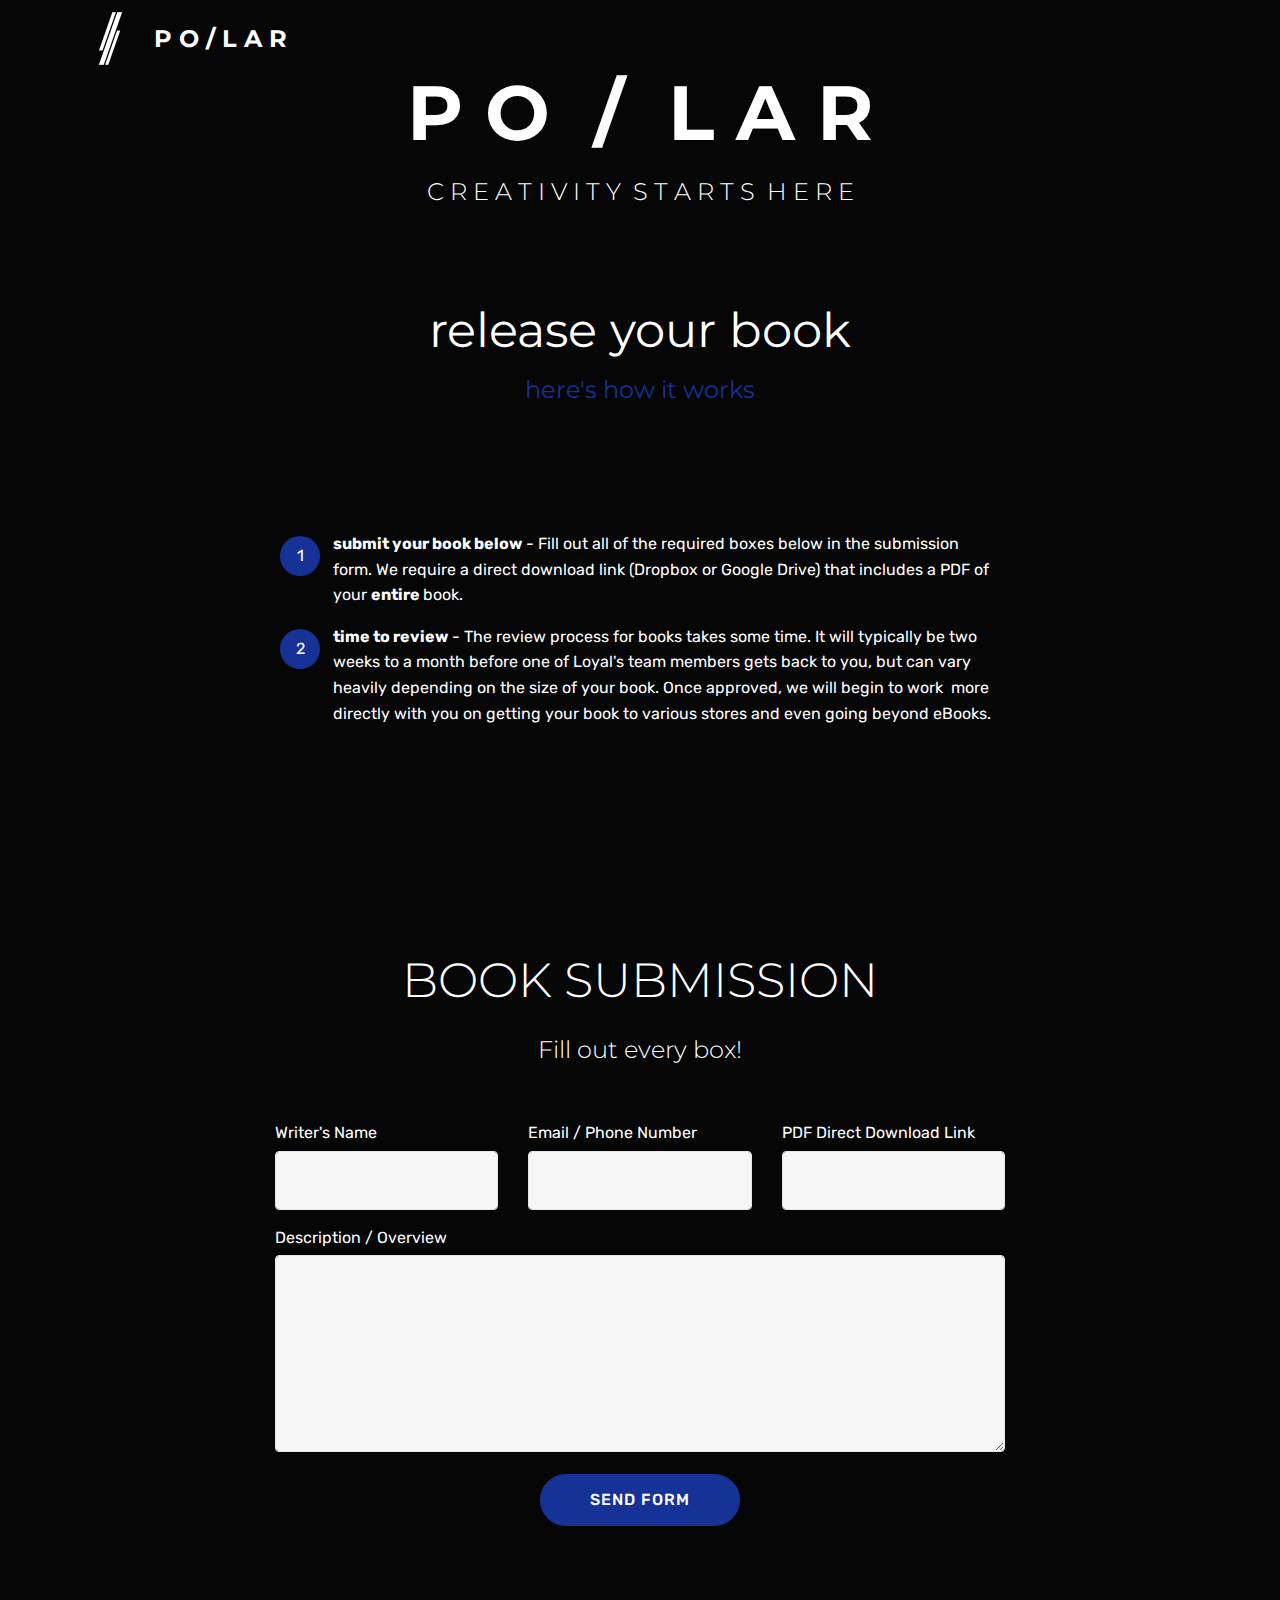
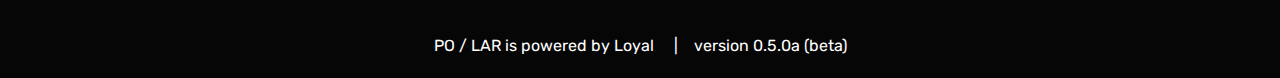
<file: page4.html>
<!DOCTYPE html>
<html >
<head>
  <!-- Site made with Mobirise Website Builder v4.7.7, https://mobirise.com -->
  <meta charset="UTF-8">
  <meta http-equiv="X-UA-Compatible" content="IE=edge">
  <meta name="generator" content="Mobirise v4.7.7, mobirise.com">
  <meta name="viewport" content="width=device-width, initial-scale=1, minimum-scale=1">
  <link rel="shortcut icon" href="assets/images/logo-128x128.png" type="image/x-icon">
  <meta name="description" content="Get your music published to the big platforms thanks to Loyal!">
  <title>Book Submission</title>
  <link rel="stylesheet" href="assets/web/assets/mobirise-icons/mobirise-icons.css">
  <link rel="stylesheet" href="assets/tether/tether.min.css">
  <link rel="stylesheet" href="assets/bootstrap/css/bootstrap.min.css">
  <link rel="stylesheet" href="assets/bootstrap/css/bootstrap-grid.min.css">
  <link rel="stylesheet" href="assets/bootstrap/css/bootstrap-reboot.min.css">
  <link rel="stylesheet" href="assets/soundcloud-plugin/style.css">
  <link rel="stylesheet" href="assets/dropdown/css/style.css">
  <link rel="stylesheet" href="assets/theme/css/style.css">
  <link rel="stylesheet" href="assets/mobirise/css/mbr-additional.css" type="text/css">
  
  
  
</head>
<body>
  <section class="menu cid-rtOI06ySfH" once="menu" id="menu1-r">

    

    <nav class="navbar navbar-expand beta-menu navbar-dropdown align-items-center navbar-toggleable-sm bg-color transparent">
        <button class="navbar-toggler navbar-toggler-right" type="button" data-toggle="collapse" data-target="#navbarSupportedContent" aria-controls="navbarSupportedContent" aria-expanded="false" aria-label="Toggle navigation">
            <div class="hamburger">
                <span></span>
                <span></span>
                <span></span>
                <span></span>
            </div>
        </button>
        <div class="menu-logo">
            <div class="navbar-brand">
                <span class="navbar-logo">
                    <a href="index.html">
                         <img src="assets/images/logo-122x122.png" alt="Mobirise" title="" style="height: 3.8rem;">
                    </a>
                </span>
                <span class="navbar-caption-wrap"><a class="navbar-caption text-white display-5" href="index.html">
                        P O / L A R</a></span>
            </div>
        </div>
        <div class="collapse navbar-collapse" id="navbarSupportedContent">
            
            
        </div>
    </nav>
</section>

<section class="engine"><a href="https://mobirise.me/i">website creation software</a></section><section class="mbr-section content5 cid-rtOI07bD55" id="content5-s">

    

    

    <div class="container">
        <div class="media-container-row">
            <div class="title col-12 col-md-8">
                <h2 class="align-center mbr-bold mbr-white pb-3 mbr-fonts-style display-1">P O &nbsp;/ &nbsp;L A R</h2>
                <h3 class="mbr-section-subtitle align-center mbr-light mbr-white pb-3 mbr-fonts-style display-5">
                    C R E A T I V I T Y &nbsp;S T A R T S &nbsp;H E R E</h3>
                
                
            </div>
        </div>
    </div>
</section>

<section class="mbr-section content5 cid-rtOI07QAk3" id="content5-t">

    

    

    <div class="container">
        <div class="media-container-row">
            <div class="title col-12 col-md-8">
                <h2 class="align-center mbr-bold mbr-white pb-3 mbr-fonts-style display-2"><span style="font-weight: normal;">release your book</span></h2>
                
                
                
            </div>
        </div>
    </div>
</section>

<section class="mbr-section content5 cid-rtOI08wA2h" id="content5-u">

    

    

    <div class="container">
        <div class="media-container-row">
            <div class="title col-12 col-md-8">
                <h2 class="align-center mbr-bold mbr-white pb-3 mbr-fonts-style display-5"><span style="font-weight: normal;">here's how it works</span></h2>
                
                
                
            </div>
        </div>
    </div>
</section>

<section class="mbr-section article content11 cid-rtOI098AUQ" id="content11-v">
     

    <div class="container">
        <div class="media-container-row">
            <div class="mbr-text counter-container col-12 col-md-8 mbr-fonts-style display-7">
                <ol>
                    <li><strong>submit your book below</strong>&nbsp;- Fill out all of the required boxes below in the submission form. We require a direct download link (Dropbox or Google Drive) that includes a PDF of your <strong>entire </strong>book.</li>
                    <li><strong>time to review</strong> - The review process for books takes some time. It will typically be two weeks to a month before one of Loyal's team members gets back to you, but can vary heavily depending on the size of your book. Once approved, we will begin to work &nbsp;more directly with you on getting your book to various stores and even going beyond eBooks.</li>
                </ol>
            </div>
        </div>
    </div>
</section>

<section class="mbr-section form1 cid-rtOI09x8wz" id="form1-w">

    

    
    <div class="container">
        <div class="row justify-content-center">
            <div class="title col-12 col-lg-8">
                <h2 class="mbr-section-title align-center pb-3 mbr-fonts-style display-2">BOOK SUBMISSION</h2>
                <h3 class="mbr-section-subtitle align-center mbr-light pb-3 mbr-fonts-style display-5">
                    Fill out every box!</h3>
            </div>
        </div>
    </div>
    <div class="container">
        <div class="row justify-content-center">
            <div class="media-container-column col-lg-8" data-form-type="formoid">
                    <div data-form-alert="" hidden="">
                        Thanks for filling out the form!
                    </div>
            
                    <form class="mbr-form" action="https://mobirise.com/" method="post" data-form-title="Mobirise Form"><input type="hidden" name="email" data-form-email="true" value="Q7enKapcDUFg/h7uYEtxYnnHqVyj/3X/UMSosk9t3ylb7JKz7s/SVY3HtqJuFz1QcTsuez38jIRjzuX1xB6yyTE0T2pYqprs2gTdNbUOvRHYVAAY2FuUBjbZQPs8t+km" data-form-field="Email">
                        <div class="row row-sm-offset">
                            <div class="col-md-4 multi-horizontal" data-for="name">
                                <div class="form-group">
                                    <label class="form-control-label mbr-fonts-style display-7" for="name-form1-w">Writer's Name</label>
                                    <input type="text" class="form-control" name="name" data-form-field="Name" required="" id="name-form1-w">
                                </div>
                            </div>
                            <div class="col-md-4 multi-horizontal" data-for="email">
                                <div class="form-group">
                                    <label class="form-control-label mbr-fonts-style display-7" for="email-form1-w">Email / Phone Number</label>
                                    <input type="email" class="form-control" name="email" data-form-field="Email" required="" id="email-form1-w">
                                </div>
                            </div>
                            <div class="col-md-4 multi-horizontal" data-for="phone">
                                <div class="form-group">
                                    <label class="form-control-label mbr-fonts-style display-7" for="phone-form1-w">PDF Direct Download Link</label>
                                    <input type="tel" class="form-control" name="phone" data-form-field="Phone" id="phone-form1-w">
                                </div>
                            </div>
                        </div>
                        <div class="form-group" data-for="message">
                            <label class="form-control-label mbr-fonts-style display-7" for="message-form1-w">Description / Overview</label>
                            <textarea type="text" class="form-control" name="message" rows="7" data-form-field="Message" id="message-form1-w"></textarea>
                        </div>
            
                        <span class="input-group-btn"><button href="" type="submit" class="btn btn-form btn-primary display-4">SEND FORM</button></span>
                    </form>
            </div>
        </div>
    </div>
</section>

<section class="mbr-section content5 cid-rtOOupmmg1" id="content5-15">

    

    

    <div class="container">
        <div class="media-container-row">
            <div class="title col-12 col-md-8">
                <h2 class="align-center mbr-bold mbr-white pb-3 mbr-fonts-style display-4"><span style="font-weight: normal;">PO / LAR is powered by Loyal &nbsp; &nbsp; | &nbsp; &nbsp;version 0.5.0a (beta)</span></h2>
                
                
                
            </div>
        </div>
    </div>
</section>


  <script src="assets/web/assets/jquery/jquery.min.js"></script>
  <script src="assets/popper/popper.min.js"></script>
  <script src="assets/tether/tether.min.js"></script>
  <script src="assets/bootstrap/js/bootstrap.min.js"></script>
  <script src="assets/smoothscroll/smooth-scroll.js"></script>
  <script src="assets/dropdown/js/script.min.js"></script>
  <script src="assets/touchswipe/jquery.touch-swipe.min.js"></script>
  <script src="assets/theme/js/script.js"></script>
  <script src="assets/formoid/formoid.min.js"></script>
  
  
</body>
</html>
</file>
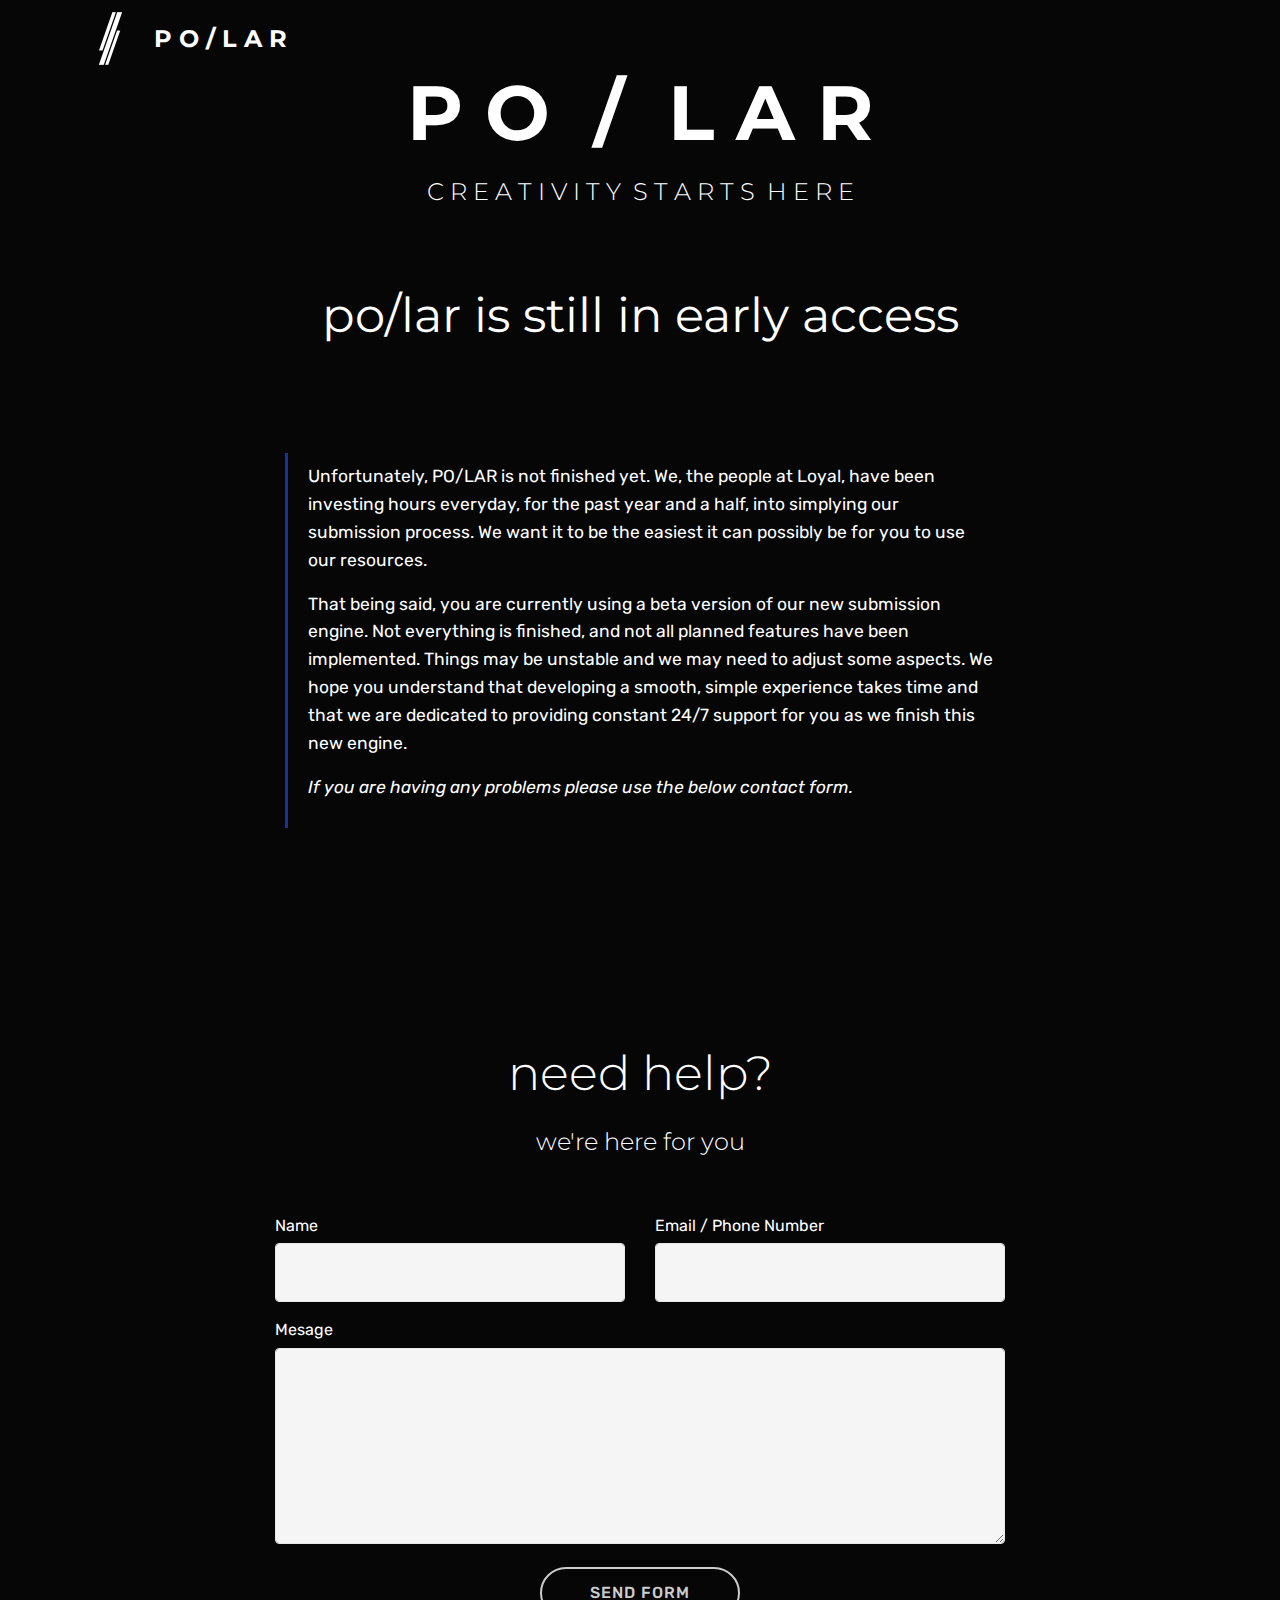
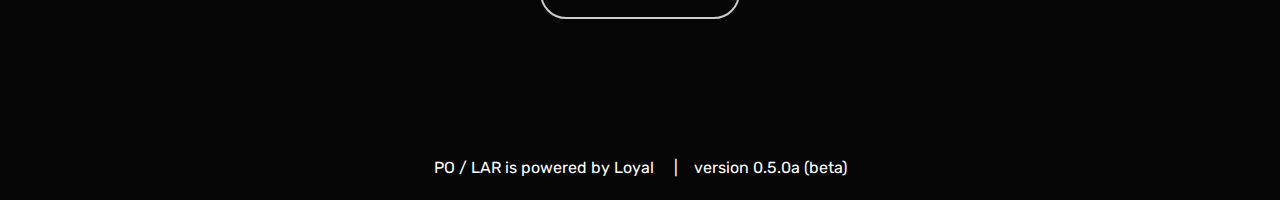
<file: page5.html>
<!DOCTYPE html>
<html >
<head>
  <!-- Site made with Mobirise Website Builder v4.7.7, https://mobirise.com -->
  <meta charset="UTF-8">
  <meta http-equiv="X-UA-Compatible" content="IE=edge">
  <meta name="generator" content="Mobirise v4.7.7, mobirise.com">
  <meta name="viewport" content="width=device-width, initial-scale=1, minimum-scale=1">
  <link rel="shortcut icon" href="assets/images/logo-128x128.png" type="image/x-icon">
  <meta name="description" content="Web Maker Description">
  <title>Account Information</title>
  <link rel="stylesheet" href="assets/web/assets/mobirise-icons/mobirise-icons.css">
  <link rel="stylesheet" href="assets/tether/tether.min.css">
  <link rel="stylesheet" href="assets/bootstrap/css/bootstrap.min.css">
  <link rel="stylesheet" href="assets/bootstrap/css/bootstrap-grid.min.css">
  <link rel="stylesheet" href="assets/bootstrap/css/bootstrap-reboot.min.css">
  <link rel="stylesheet" href="assets/soundcloud-plugin/style.css">
  <link rel="stylesheet" href="assets/dropdown/css/style.css">
  <link rel="stylesheet" href="assets/theme/css/style.css">
  <link rel="stylesheet" href="assets/mobirise/css/mbr-additional.css" type="text/css">
  
  
  
</head>
<body>
  <section class="menu cid-rtOOiI9yeP" once="menu" id="menu1-12">

    

    <nav class="navbar navbar-expand beta-menu navbar-dropdown align-items-center navbar-toggleable-sm bg-color transparent">
        <button class="navbar-toggler navbar-toggler-right" type="button" data-toggle="collapse" data-target="#navbarSupportedContent" aria-controls="navbarSupportedContent" aria-expanded="false" aria-label="Toggle navigation">
            <div class="hamburger">
                <span></span>
                <span></span>
                <span></span>
                <span></span>
            </div>
        </button>
        <div class="menu-logo">
            <div class="navbar-brand">
                <span class="navbar-logo">
                    <a href="index.html">
                         <img src="assets/images/logo-122x122.png" alt="Mobirise" title="" style="height: 3.8rem;">
                    </a>
                </span>
                <span class="navbar-caption-wrap"><a class="navbar-caption text-white display-5" href="index.html">
                        P O / L A R</a></span>
            </div>
        </div>
        <div class="collapse navbar-collapse" id="navbarSupportedContent">
            
            
        </div>
    </nav>
</section>

<section class="engine"><a href="https://mobirise.me/b">how to create a site</a></section><section class="mbr-section content5 cid-rtOKgJPD5N" id="content5-x">

    

    

    <div class="container">
        <div class="media-container-row">
            <div class="title col-12 col-md-8">
                <h2 class="align-center mbr-bold mbr-white pb-3 mbr-fonts-style display-1">P O &nbsp;/ &nbsp;L A R</h2>
                <h3 class="mbr-section-subtitle align-center mbr-light mbr-white pb-3 mbr-fonts-style display-5">
                    C R E A T I V I T Y &nbsp;S T A R T S &nbsp;H E R E</h3>
                
                
            </div>
        </div>
    </div>
</section>

<section class="mbr-section content5 cid-rtOKzHeX4k" id="content5-10">

    

    

    <div class="container">
        <div class="media-container-row">
            <div class="title col-12 col-md-8">
                <h2 class="align-center mbr-bold mbr-white pb-3 mbr-fonts-style display-2"><span style="font-weight: normal;">po/lar is still in early access</span></h2>
                
                
                
            </div>
        </div>
    </div>
</section>

<section class="mbr-section article content1 cid-rtOKrvdwUR" id="content2-z">

     

    <div class="container">
        <div class="media-container-row">
            <div class="mbr-text col-12 col-md-8 mbr-fonts-style display-7">
                <blockquote><p><span style="font-style: normal;">Unfortunately, PO/LAR is not finished yet. We, the people at Loyal, have been investing hours everyday, for the past year and a half, into simplying our submission process. We want it to be the easiest it can possibly be for you to use our resources. </span></p><p><span style="font-style: normal;">That being said, you are currently using a beta version of our new submission engine. Not everything is finished, and not all planned features have been implemented. Things may be unstable and we may need to adjust some aspects.</span><span style="font-size: 1.09rem; font-style: normal;">&nbsp;We hope you understand that developing a smooth, simple experience takes time and that we are dedicated to providing constant 24/7 support for you as we finish this new engine.</span></p><p>If you are having any problems please use the below contact form.</p></blockquote>
            </div>
        </div>
    </div>
</section>

<section class="mbr-section form1 cid-rtONGzQ0hw" id="form1-11">

    

    
    <div class="container">
        <div class="row justify-content-center">
            <div class="title col-12 col-lg-8">
                <h2 class="mbr-section-title align-center pb-3 mbr-fonts-style display-2">need help?</h2>
                <h3 class="mbr-section-subtitle align-center mbr-light pb-3 mbr-fonts-style display-5">
                    we're here for you</h3>
            </div>
        </div>
    </div>
    <div class="container">
        <div class="row justify-content-center">
            <div class="media-container-column col-lg-8" data-form-type="formoid">
                    <div data-form-alert="" hidden="">Thank for contacting us. We will be with you as soon as we can!</div>
            
                    <form class="mbr-form" action="https://mobirise.com/" method="post" data-form-title="Mobirise Form"><input type="hidden" name="email" data-form-email="true" value="DG8NtbKAFR8rTDxdbxTmtUbkq8Ta8fwSQIgMFZfHiXYVtdrLmILsEYWxK94fpSl66fPCGchnQ2W72eyowVsVFWq4HznrrGlDNVn/yEVOHkkafOzBoS4CRGlyRbgVvxl0" data-form-field="Email">
                        <div class="row row-sm-offset">
                            <div class="col-md-4 multi-horizontal" data-for="name">
                                <div class="form-group">
                                    <label class="form-control-label mbr-fonts-style display-7" for="name-form1-11">Name</label>
                                    <input type="text" class="form-control" name="name" data-form-field="Name" required="" id="name-form1-11">
                                </div>
                            </div>
                            <div class="col-md-4 multi-horizontal" data-for="email">
                                <div class="form-group">
                                    <label class="form-control-label mbr-fonts-style display-7" for="email-form1-11">Email / Phone Number</label>
                                    <input type="email" class="form-control" name="email" data-form-field="Email" required="" id="email-form1-11">
                                </div>
                            </div>
                            
                        </div>
                        <div class="form-group" data-for="message">
                            <label class="form-control-label mbr-fonts-style display-7" for="message-form1-11">Mesage</label>
                            <textarea type="text" class="form-control" name="message" rows="7" data-form-field="Message" id="message-form1-11"></textarea>
                        </div>
            
                        <span class="input-group-btn"><button href="" type="submit" class="btn btn-form btn-danger-outline display-4">SEND FORM</button></span>
                    </form>
            </div>
        </div>
    </div>
</section>

<section class="mbr-section content5 cid-rtOOoGzDKf" id="content5-13">

    

    

    <div class="container">
        <div class="media-container-row">
            <div class="title col-12 col-md-8">
                <h2 class="align-center mbr-bold mbr-white pb-3 mbr-fonts-style display-4"><span style="font-weight: normal;">PO / LAR is powered by Loyal &nbsp; &nbsp; | &nbsp; &nbsp;version 0.5.0a (beta)</span></h2>
                
                
                
            </div>
        </div>
    </div>
</section>


  <script src="assets/web/assets/jquery/jquery.min.js"></script>
  <script src="assets/popper/popper.min.js"></script>
  <script src="assets/tether/tether.min.js"></script>
  <script src="assets/bootstrap/js/bootstrap.min.js"></script>
  <script src="assets/smoothscroll/smooth-scroll.js"></script>
  <script src="assets/dropdown/js/script.min.js"></script>
  <script src="assets/touchswipe/jquery.touch-swipe.min.js"></script>
  <script src="assets/theme/js/script.js"></script>
  <script src="assets/formoid/formoid.min.js"></script>
  
  
</body>
</html>
</file>
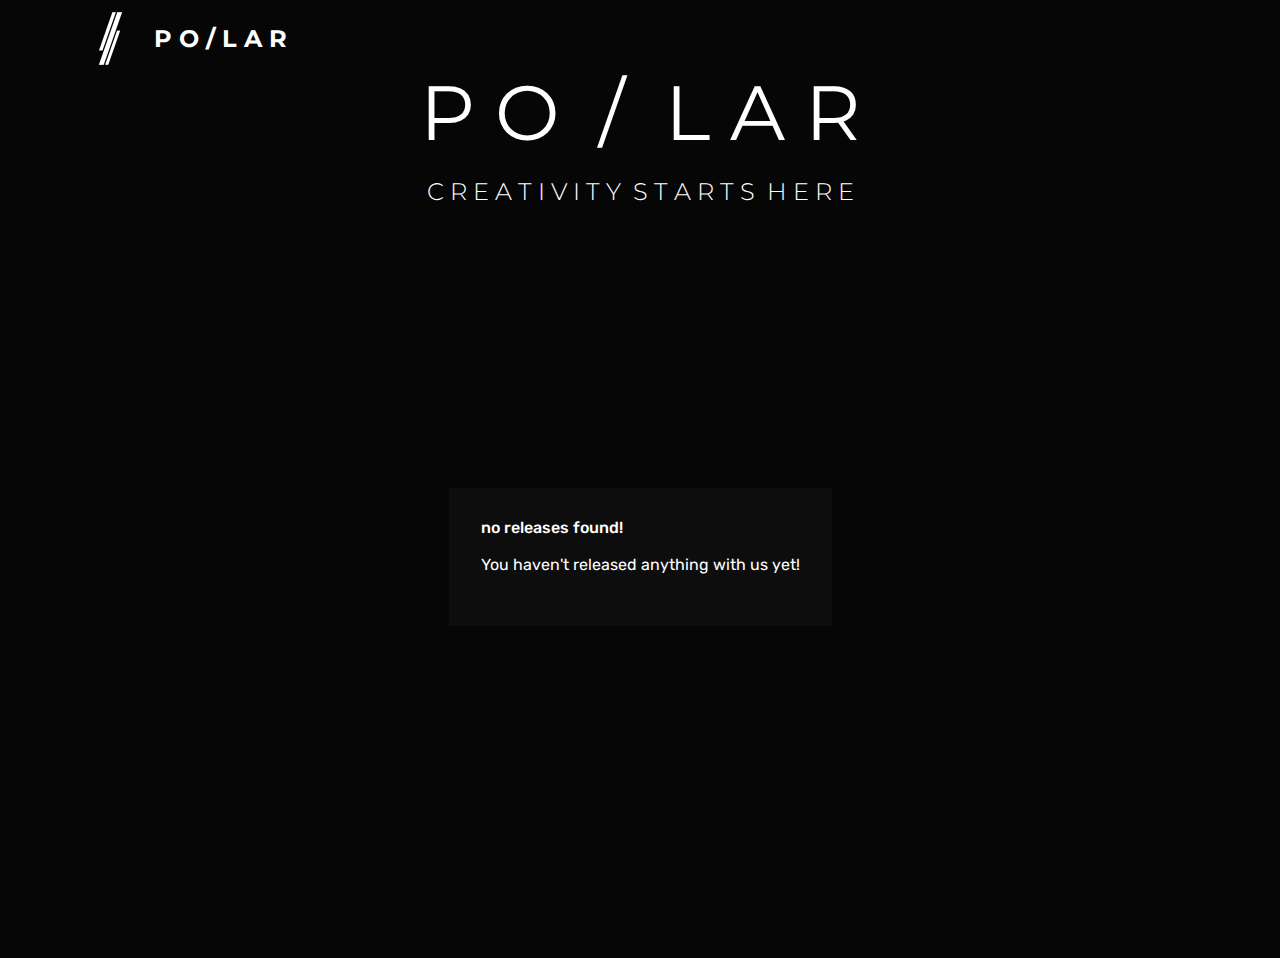
<file: page6.html>
<!DOCTYPE html>
<html >
<head>
  <!-- Site made with Mobirise Website Builder v4.7.7, https://mobirise.com -->
  <meta charset="UTF-8">
  <meta http-equiv="X-UA-Compatible" content="IE=edge">
  <meta name="generator" content="Mobirise v4.7.7, mobirise.com">
  <meta name="viewport" content="width=device-width, initial-scale=1, minimum-scale=1">
  <link rel="shortcut icon" href="assets/images/logo-128x128.png" type="image/x-icon">
  <meta name="description" content="Site Builder Description">
  <title>The Logs</title>
  <link rel="stylesheet" href="assets/web/assets/mobirise-icons/mobirise-icons.css">
  <link rel="stylesheet" href="assets/tether/tether.min.css">
  <link rel="stylesheet" href="assets/bootstrap/css/bootstrap.min.css">
  <link rel="stylesheet" href="assets/bootstrap/css/bootstrap-grid.min.css">
  <link rel="stylesheet" href="assets/bootstrap/css/bootstrap-reboot.min.css">
  <link rel="stylesheet" href="assets/soundcloud-plugin/style.css">
  <link rel="stylesheet" href="assets/dropdown/css/style.css">
  <link rel="stylesheet" href="assets/theme/css/style.css">
  <link rel="stylesheet" href="assets/mobirise/css/mbr-additional.css" type="text/css">
  
  
  
</head>
<body>
  <section class="menu cid-rtOPbr4eLS" once="menu" id="menu1-19">

    

    <nav class="navbar navbar-expand beta-menu navbar-dropdown align-items-center navbar-toggleable-sm bg-color transparent">
        <button class="navbar-toggler navbar-toggler-right" type="button" data-toggle="collapse" data-target="#navbarSupportedContent" aria-controls="navbarSupportedContent" aria-expanded="false" aria-label="Toggle navigation">
            <div class="hamburger">
                <span></span>
                <span></span>
                <span></span>
                <span></span>
            </div>
        </button>
        <div class="menu-logo">
            <div class="navbar-brand">
                <span class="navbar-logo">
                    <a href="index.html">
                         <img src="assets/images/logo-122x122.png" alt="Mobirise" title="" style="height: 3.8rem;">
                    </a>
                </span>
                <span class="navbar-caption-wrap"><a class="navbar-caption text-white display-5" href="index.html">
                        P O / L A R</a></span>
            </div>
        </div>
        <div class="collapse navbar-collapse" id="navbarSupportedContent">
            
            
        </div>
    </nav>
</section>

<section class="engine"><a href="https://mobirise.me/s">bootstrap themes</a></section><section class="mbr-section content5 cid-rtOPanZJCw" id="content5-18">

    

    

    <div class="container">
        <div class="media-container-row">
            <div class="title col-12 col-md-8">
                <h2 class="align-center mbr-bold mbr-white pb-3 mbr-fonts-style display-1"><a href="index.html" class="text-white">P O &nbsp;/ &nbsp;L A R</a></h2>
                <h3 class="mbr-section-subtitle align-center mbr-light mbr-white pb-3 mbr-fonts-style display-5">
                    C R E A T I V I T Y &nbsp;S T A R T S &nbsp;H E R E</h3>
                
                
            </div>
        </div>
    </div>
</section>

<section class="mbr-section content5 cid-rtOQDeSqSR" id="content5-1c">

    

    

    <div class="container">
        <div class="media-container-row">
            <div class="title col-12 col-md-8">
                
                
                
                
            </div>
        </div>
    </div>
</section>

<section class="features4 cid-rtOQfZMzMz" id="features4-1b">
    
         

    
    <div class="container">
        <div class="media-container-row">
            <div class="card p-3 col-12 col-md-6">
                <div class="card-wrapper media-container-row media-container-row">
                    <div class="card-box">
                        <h4 class="card-title pb-3 mbr-fonts-style display-7">
                            no releases found!</h4>
                        <p class="mbr-text mbr-fonts-style display-7">
                            You haven't released anything with us yet!<br></p>
                    </div>
                </div>
            </div>

            

            

            
        </div>
    </div>
</section>

<section class="mbr-section content5 cid-rtOQHP4ziT" id="content5-1d">

    

    

    <div class="container">
        <div class="media-container-row">
            <div class="title col-12 col-md-8">
                
                
                
                
            </div>
        </div>
    </div>
</section>


  <script src="assets/web/assets/jquery/jquery.min.js"></script>
  <script src="assets/popper/popper.min.js"></script>
  <script src="assets/tether/tether.min.js"></script>
  <script src="assets/bootstrap/js/bootstrap.min.js"></script>
  <script src="assets/smoothscroll/smooth-scroll.js"></script>
  <script src="assets/dropdown/js/script.min.js"></script>
  <script src="assets/touchswipe/jquery.touch-swipe.min.js"></script>
  <script src="assets/theme/js/script.js"></script>
  
  
</body>
</html>
</file>
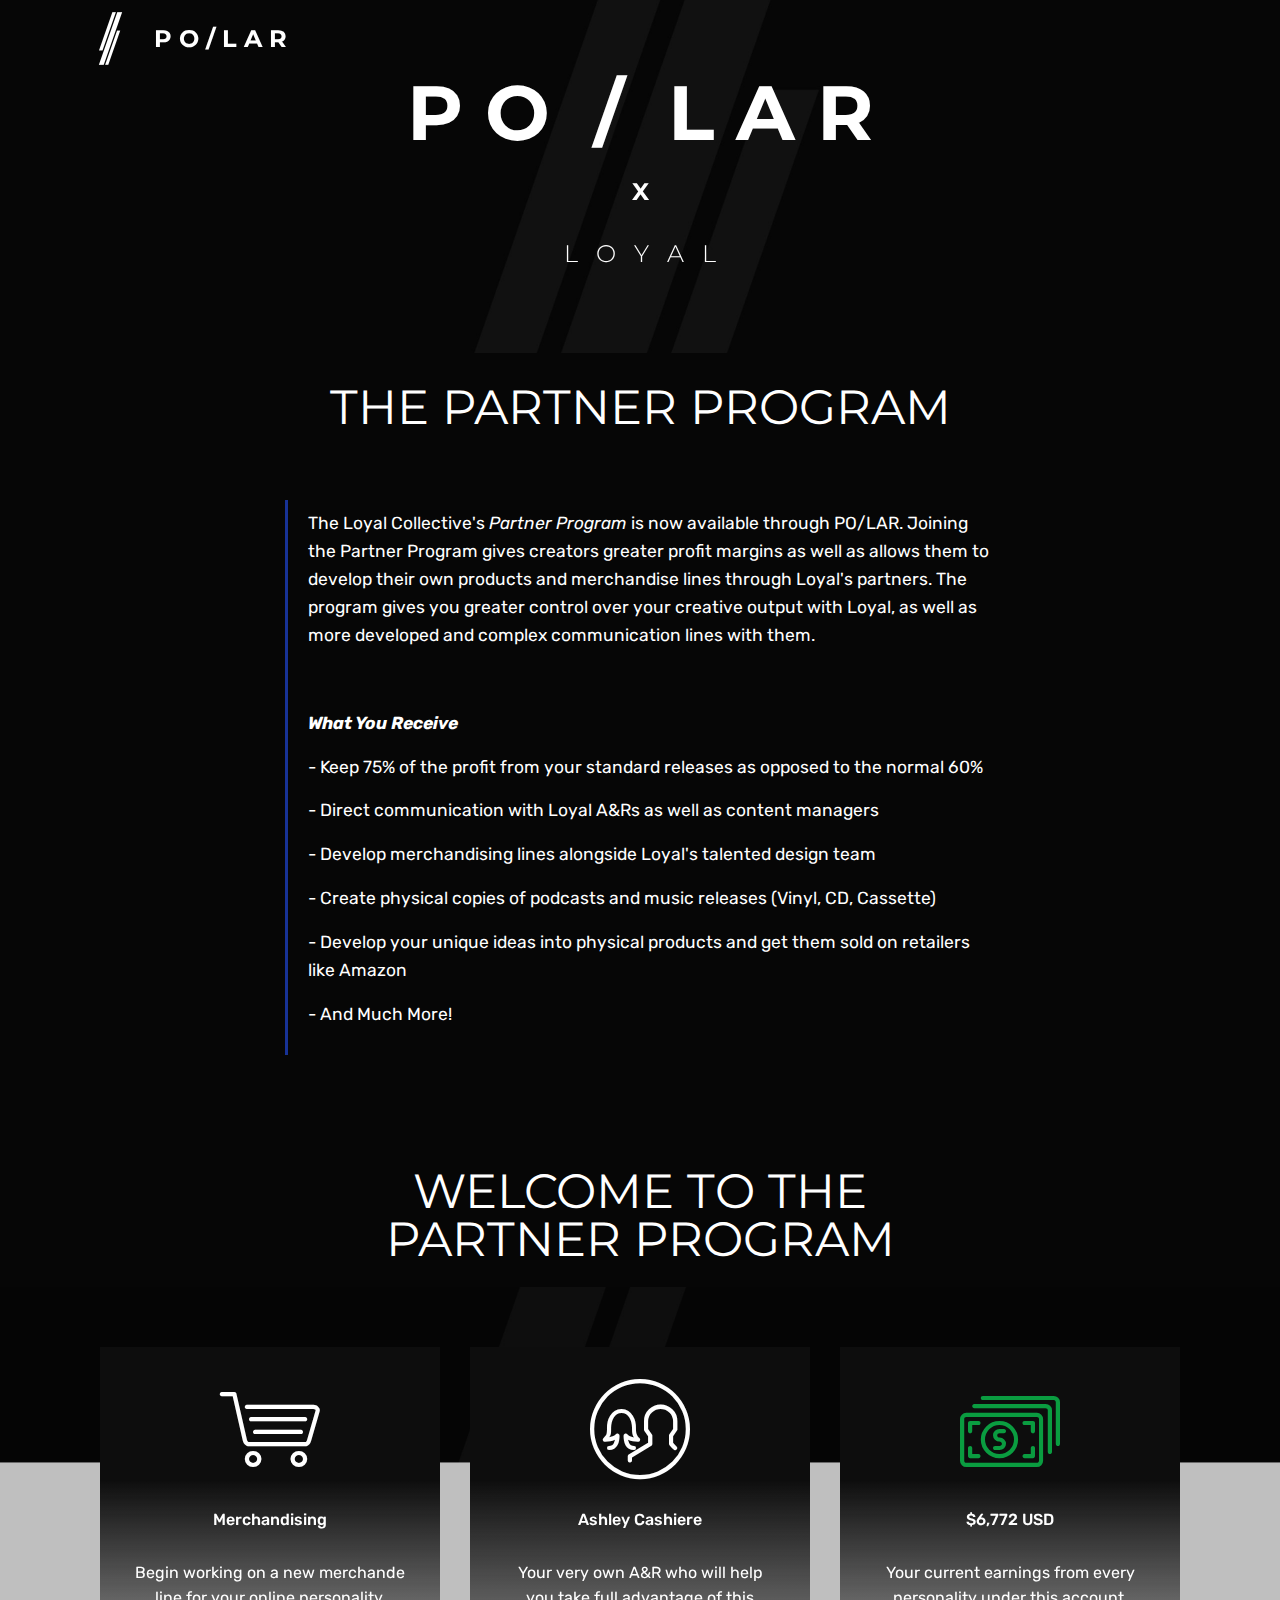
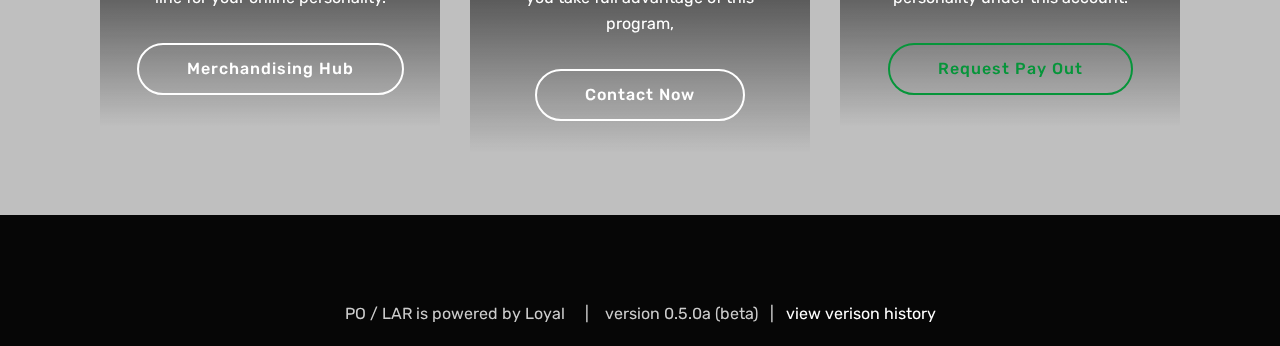
<file: page7.html>
<!DOCTYPE html>
<html >
<head>
  <!-- Site made with Mobirise Website Builder v4.7.7, https://mobirise.com -->
  <meta charset="UTF-8">
  <meta http-equiv="X-UA-Compatible" content="IE=edge">
  <meta name="generator" content="Mobirise v4.7.7, mobirise.com">
  <meta name="viewport" content="width=device-width, initial-scale=1, minimum-scale=1">
  <link rel="shortcut icon" href="assets/images/logo-128x128.png" type="image/x-icon">
  <meta name="description" content="Web Maker Description">
  <title>Partner Program</title>
  <link rel="stylesheet" href="assets/web/assets/mobirise-icons/mobirise-icons.css">
  <link rel="stylesheet" href="assets/tether/tether.min.css">
  <link rel="stylesheet" href="assets/bootstrap/css/bootstrap.min.css">
  <link rel="stylesheet" href="assets/bootstrap/css/bootstrap-grid.min.css">
  <link rel="stylesheet" href="assets/bootstrap/css/bootstrap-reboot.min.css">
  <link rel="stylesheet" href="assets/soundcloud-plugin/style.css">
  <link rel="stylesheet" href="assets/dropdown/css/style.css">
  <link rel="stylesheet" href="assets/theme/css/style.css">
  <link rel="stylesheet" href="assets/mobirise/css/mbr-additional.css" type="text/css">
  
  
  
</head>
<body>
  <section class="menu cid-rtOSuSNzmR" once="menu" id="menu1-1g">

    

    <nav class="navbar navbar-expand beta-menu navbar-dropdown align-items-center navbar-toggleable-sm bg-color transparent">
        <button class="navbar-toggler navbar-toggler-right" type="button" data-toggle="collapse" data-target="#navbarSupportedContent" aria-controls="navbarSupportedContent" aria-expanded="false" aria-label="Toggle navigation">
            <div class="hamburger">
                <span></span>
                <span></span>
                <span></span>
                <span></span>
            </div>
        </button>
        <div class="menu-logo">
            <div class="navbar-brand">
                <span class="navbar-logo">
                    <a href="index.html">
                         <img src="assets/images/logo-122x122.png" alt="Mobirise" title="" style="height: 3.8rem;">
                    </a>
                </span>
                <span class="navbar-caption-wrap"><a class="navbar-caption text-white display-5" href="index.html">
                        P O / L A R</a></span>
            </div>
        </div>
        <div class="collapse navbar-collapse" id="navbarSupportedContent">
            
            
        </div>
    </nav>
</section>

<section class="engine"><a href="https://mobirise.me/a">Mobirise review</a></section><section class="mbr-section content5 cid-rtOSuTAwyJ mbr-parallax-background" id="content5-1h">

    

    

    <div class="container">
        <div class="media-container-row">
            <div class="title col-12 col-md-8">
                <h2 class="align-center mbr-bold mbr-white pb-3 mbr-fonts-style display-1">P O &nbsp;/ &nbsp;L A R<br></h2>
                <h3 class="mbr-section-subtitle align-center mbr-light mbr-white pb-3 mbr-fonts-style display-5"><strong>X</strong><strong><br></strong><br>L &nbsp; O &nbsp; Y &nbsp; A &nbsp; L</h3>
                
                
            </div>
        </div>
    </div>
</section>

<section class="mbr-section content5 cid-rzfcfyClyX" id="content5-2j">

    

    

    <div class="container">
        <div class="media-container-row">
            <div class="title col-12 col-md-8">
                <h2 class="align-center mbr-bold mbr-white pb-3 mbr-fonts-style display-2"><span style="font-weight: normal;">THE PARTNER PROGRAM</span></h2>
                
                
                
            </div>
        </div>
    </div>
</section>

<section class="mbr-section article content1 cid-rzfc6DmYrs" id="content2-2i">

     

    <div class="container">
        <div class="media-container-row">
            <div class="mbr-text col-12 col-md-8 mbr-fonts-style display-7">
                <blockquote><p><span style="font-style: normal;">The Loyal Collective's </span>Partner Program <span style="font-style: normal;">is now available through PO/LAR. Joining the Partner Program gives creators greater profit margins as well as allows them to develop their own products and merchandise lines through Loyal's partners. The program gives you greater control over your creative output with Loyal, as well as more developed and complex communication lines with them.</span></p><p><span style="font-style: normal;"><br></span></p><p><strong>What You Receive</strong></p><p><span style="font-style: normal;">- Keep 75% of the profit from your standard releases as opposed to the normal 60%</span></p><p><span style="font-style: normal;">- Direct communication with Loyal A&amp;Rs as well as content managers</span></p><p><span style="font-style: normal;">- Develop merchandising lines alongside Loyal's talented design team</span></p><p><span style="font-style: normal;">- Create physical copies of podcasts and music releases (Vinyl, CD, Cassette)</span></p><p><span style="font-style: normal;">- Develop your unique ideas into physical products and get them sold on retailers like Amazon</span></p><p><span style="font-style: normal;">- And Much More!</span></p></blockquote>
            </div>
        </div>
    </div>
</section>

<section class="mbr-section content5 cid-rzfhyzRTUr" id="content5-2l">

    

    

    <div class="container">
        <div class="media-container-row">
            <div class="title col-12 col-md-8">
                <h2 class="align-center mbr-bold mbr-white pb-3 mbr-fonts-style display-2"><span style="font-weight: normal;">WELCOME TO THE</span><br><span style="font-weight: normal;">PARTNER PROGRAM</span></h2>
                
                
                
            </div>
        </div>
    </div>
</section>

<section class="features8 cid-rzfhwPbBgP mbr-parallax-background" id="features8-2k">

    

    <div class="mbr-overlay" style="opacity: 0.2; background-color: rgb(6, 6, 6);">
    </div>

    <div class="container">
        <div class="media-container-row">

            <div class="card  col-12 col-md-6 col-lg-4">
                <div class="card-img">
                    <span class="mbr-iconfont mbri-shopping-cart" style="color: rgb(255, 255, 255);"></span>
                </div>
                <div class="card-box align-center">
                    <h4 class="card-title mbr-fonts-style display-7">Merchandising</h4>
                    <p class="mbr-text mbr-fonts-style display-7">Begin working on a new merchande line for your online personality.</p>
                    <div class="mbr-section-btn text-center"><a href="page10.html" class="btn btn-white-outline display-4">
                            Merchandising Hub</a></div>
                </div>
            </div>

            <div class="card  col-12 col-md-6 col-lg-4">
                <div class="card-img">
                    <span class="mbr-iconfont mbri-users"></span>
                </div>
                <div class="card-box align-center">
                    <h4 class="card-title mbr-fonts-style display-7">Ashley Cashiere</h4>
                    <p class="mbr-text mbr-fonts-style display-7">Your very own A&amp;R who will help you take full advantage of this program,</p>
                    <div class="mbr-section-btn text-center"><a href="page12.html" class="btn btn-white-outline display-4">Contact Now</a></div>
                </div>
            </div>

            <div class="card  col-12 col-md-6 col-lg-4">
                <div class="card-img">
                    <span class="mbr-iconfont mbri-cash" style="color: rgb(10, 156, 64);"></span>
                </div>
                <div class="card-box align-center">
                    <h4 class="card-title mbr-fonts-style display-7">$6,772 USD</h4>
                    <p class="mbr-text mbr-fonts-style display-7">Your current earnings from every personality under this account.</p>
                    <div class="mbr-section-btn text-center"><a href="page11.html" class="btn btn-info-outline display-4">Request Pay Out</a></div>
                </div>
            </div>

            
        </div>
    </div>
</section>

<section class="mbr-section content5 cid-rtOWvmlf55" id="content5-1u">

    

    

    <div class="container">
        <div class="media-container-row">
            <div class="title col-12 col-md-8">
                
                
                
                
            </div>
        </div>
    </div>
</section>

<section class="mbr-section content5 cid-rzfln6Dt6V" id="content5-2t">

    

    

    <div class="container">
        <div class="media-container-row">
            <div class="title col-12 col-md-8">
                <h2 class="align-center mbr-bold mbr-white pb-3 mbr-fonts-style display-4"><span style="font-weight: normal;">PO / LAR is powered by Loyal &nbsp; &nbsp; | &nbsp; &nbsp;version 0.5.0a (beta) &nbsp; | &nbsp; <a href="page8.html" class="text-white">view verison history</a></span></h2>
                
                
                
            </div>
        </div>
    </div>
</section>


  <script src="assets/web/assets/jquery/jquery.min.js"></script>
  <script src="assets/popper/popper.min.js"></script>
  <script src="assets/tether/tether.min.js"></script>
  <script src="assets/bootstrap/js/bootstrap.min.js"></script>
  <script src="assets/dropdown/js/script.min.js"></script>
  <script src="assets/touchswipe/jquery.touch-swipe.min.js"></script>
  <script src="assets/parallax/jarallax.min.js"></script>
  <script src="assets/smoothscroll/smooth-scroll.js"></script>
  <script src="assets/theme/js/script.js"></script>
  
  
</body>
</html>
</file>
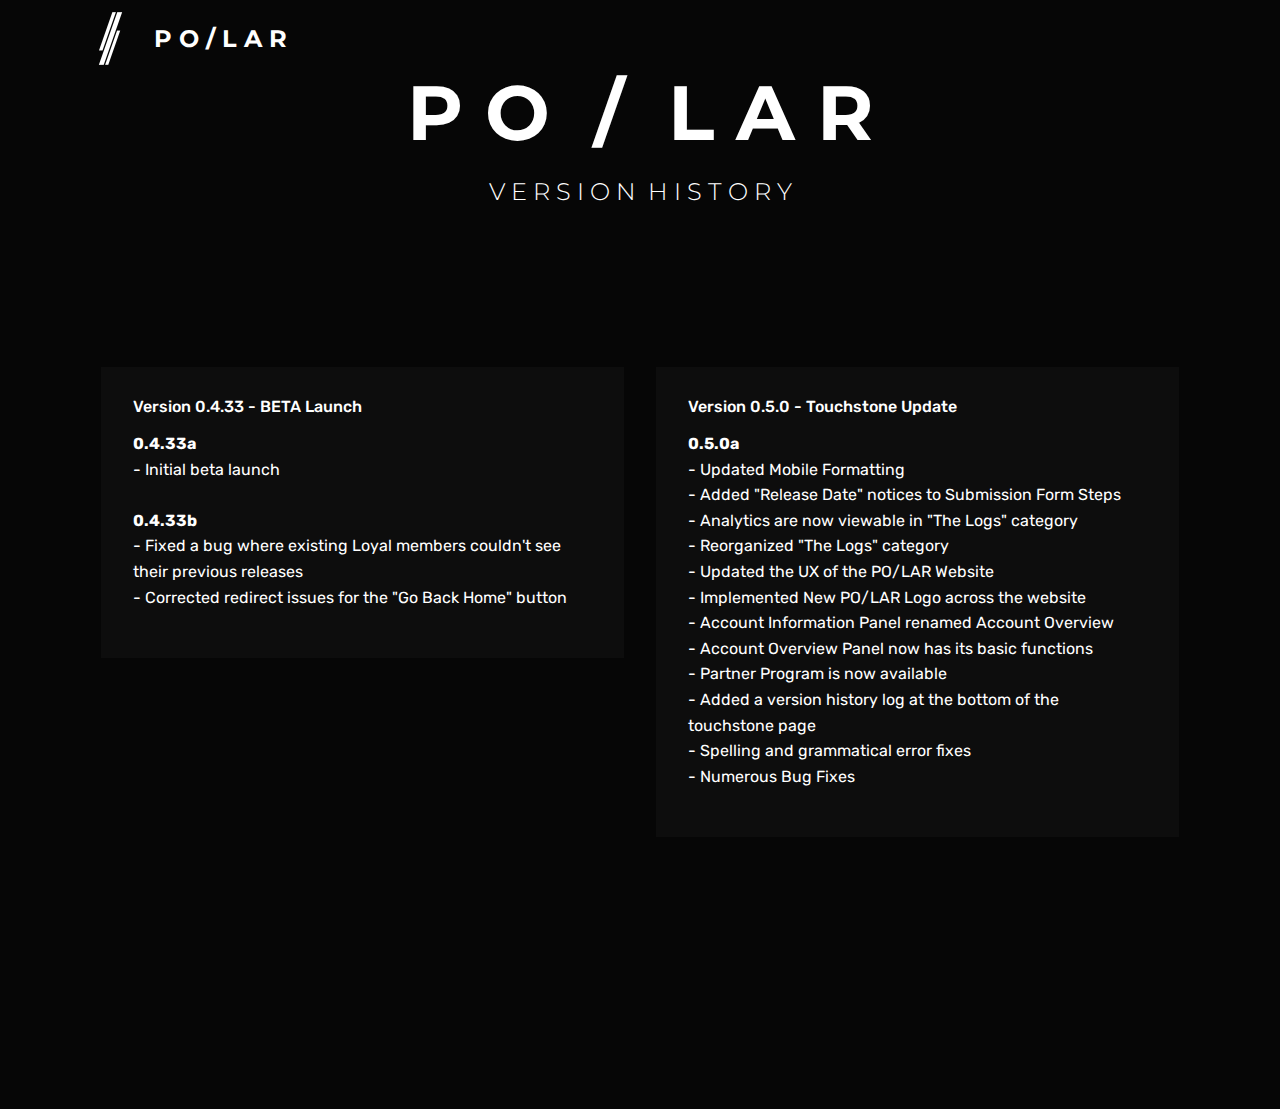
<file: page8.html>
<!DOCTYPE html>
<html >
<head>
  <!-- Site made with Mobirise Website Builder v4.7.7, https://mobirise.com -->
  <meta charset="UTF-8">
  <meta http-equiv="X-UA-Compatible" content="IE=edge">
  <meta name="generator" content="Mobirise v4.7.7, mobirise.com">
  <meta name="viewport" content="width=device-width, initial-scale=1, minimum-scale=1">
  <link rel="shortcut icon" href="assets/images/logo-128x128.png" type="image/x-icon">
  <meta name="description" content="Site Builder Description">
  <title>Version History</title>
  <link rel="stylesheet" href="assets/web/assets/mobirise-icons/mobirise-icons.css">
  <link rel="stylesheet" href="assets/tether/tether.min.css">
  <link rel="stylesheet" href="assets/bootstrap/css/bootstrap.min.css">
  <link rel="stylesheet" href="assets/bootstrap/css/bootstrap-grid.min.css">
  <link rel="stylesheet" href="assets/bootstrap/css/bootstrap-reboot.min.css">
  <link rel="stylesheet" href="assets/soundcloud-plugin/style.css">
  <link rel="stylesheet" href="assets/dropdown/css/style.css">
  <link rel="stylesheet" href="assets/theme/css/style.css">
  <link rel="stylesheet" href="assets/mobirise/css/mbr-additional.css" type="text/css">
  
  
  
</head>
<body>
  <section class="menu cid-rtSDoOcTyX" once="menu" id="menu1-1v">

    

    <nav class="navbar navbar-expand beta-menu navbar-dropdown align-items-center navbar-toggleable-sm bg-color transparent">
        <button class="navbar-toggler navbar-toggler-right" type="button" data-toggle="collapse" data-target="#navbarSupportedContent" aria-controls="navbarSupportedContent" aria-expanded="false" aria-label="Toggle navigation">
            <div class="hamburger">
                <span></span>
                <span></span>
                <span></span>
                <span></span>
            </div>
        </button>
        <div class="menu-logo">
            <div class="navbar-brand">
                <span class="navbar-logo">
                    <a href="https://mobirise.com">
                         <img src="assets/images/logo-122x122.png" alt="Mobirise" title="" style="height: 3.8rem;">
                    </a>
                </span>
                <span class="navbar-caption-wrap"><a class="navbar-caption text-white display-5" href="index.html">
                        P O / L A R</a></span>
            </div>
        </div>
        <div class="collapse navbar-collapse" id="navbarSupportedContent">
            
            
        </div>
    </nav>
</section>

<section class="engine"><a href="https://mobirise.me/v">free html templates</a></section><section class="mbr-section content5 cid-rtSDoPhnvS" id="content5-1w">

    

    

    <div class="container">
        <div class="media-container-row">
            <div class="title col-12 col-md-8">
                <h2 class="align-center mbr-bold mbr-white pb-3 mbr-fonts-style display-1">P O &nbsp;/ &nbsp;L A R</h2>
                <h3 class="mbr-section-subtitle align-center mbr-light mbr-white pb-3 mbr-fonts-style display-5">V E R S I O N &nbsp;H I S T O R Y</h3>
                
                
            </div>
        </div>
    </div>
</section>

<section class="features4 cid-rtSDoR2nbj" id="features4-1y">
    
         

    
    <div class="container">
        <div class="media-container-row">
            <div class="card p-3 col-12 col-md-6">
                <div class="card-wrapper media-container-row media-container-row">
                    <div class="card-box">
                        <h4 class="card-title pb-3 mbr-fonts-style display-7">
                            Version 0.4.33 - BETA Launch</h4>
                        <p class="mbr-text mbr-fonts-style display-7"><strong>0.4.33a</strong><br>- Initial beta launch<br><br><strong>0.4.33b</strong><br>- Fixed a bug where existing Loyal members couldn't see their previous releases<br>- Corrected redirect issues for the "Go Back Home" button</p>
                    </div>
                </div>
            </div>

            <div class="card p-3 col-12 col-md-6 col-12 col-md-6">
                <div class="card-wrapper media-container-row">
                    <div class="card-box">
                        <h4 class="card-title pb-3 mbr-fonts-style display-7">
                            Version 0.5.0 - Touchstone Update</h4>
                        <p class="mbr-text mbr-fonts-style display-7"><strong>0.5.0a</strong><br>- Updated Mobile Formatting<br>- Added "Release Date" notices to Submission Form Steps<br>- Analytics are now viewable in "The Logs" category<br>- Reorganized "The Logs" category<br>- Updated the UX of the PO/LAR Website<br>- Implemented New PO/LAR Logo across the website<br>- Account Information Panel renamed Account Overview<br>- Account Overview Panel now has its basic functions<br>- Partner Program is now available<br>- Added a version history log at the bottom of the touchstone page<br>- Spelling and grammatical error fixes<br>- Numerous Bug Fixes</p>
                    </div>
                </div>
            </div>

            

            
        </div>
    </div>
</section>

<section class="mbr-section content5 cid-rtSDoSfcsB" id="content5-1z">

    

    

    <div class="container">
        <div class="media-container-row">
            <div class="title col-12 col-md-8">
                
                
                
                
            </div>
        </div>
    </div>
</section>


  <script src="assets/web/assets/jquery/jquery.min.js"></script>
  <script src="assets/popper/popper.min.js"></script>
  <script src="assets/tether/tether.min.js"></script>
  <script src="assets/bootstrap/js/bootstrap.min.js"></script>
  <script src="assets/smoothscroll/smooth-scroll.js"></script>
  <script src="assets/dropdown/js/script.min.js"></script>
  <script src="assets/touchswipe/jquery.touch-swipe.min.js"></script>
  <script src="assets/theme/js/script.js"></script>
  
  
</body>
</html>
</file>
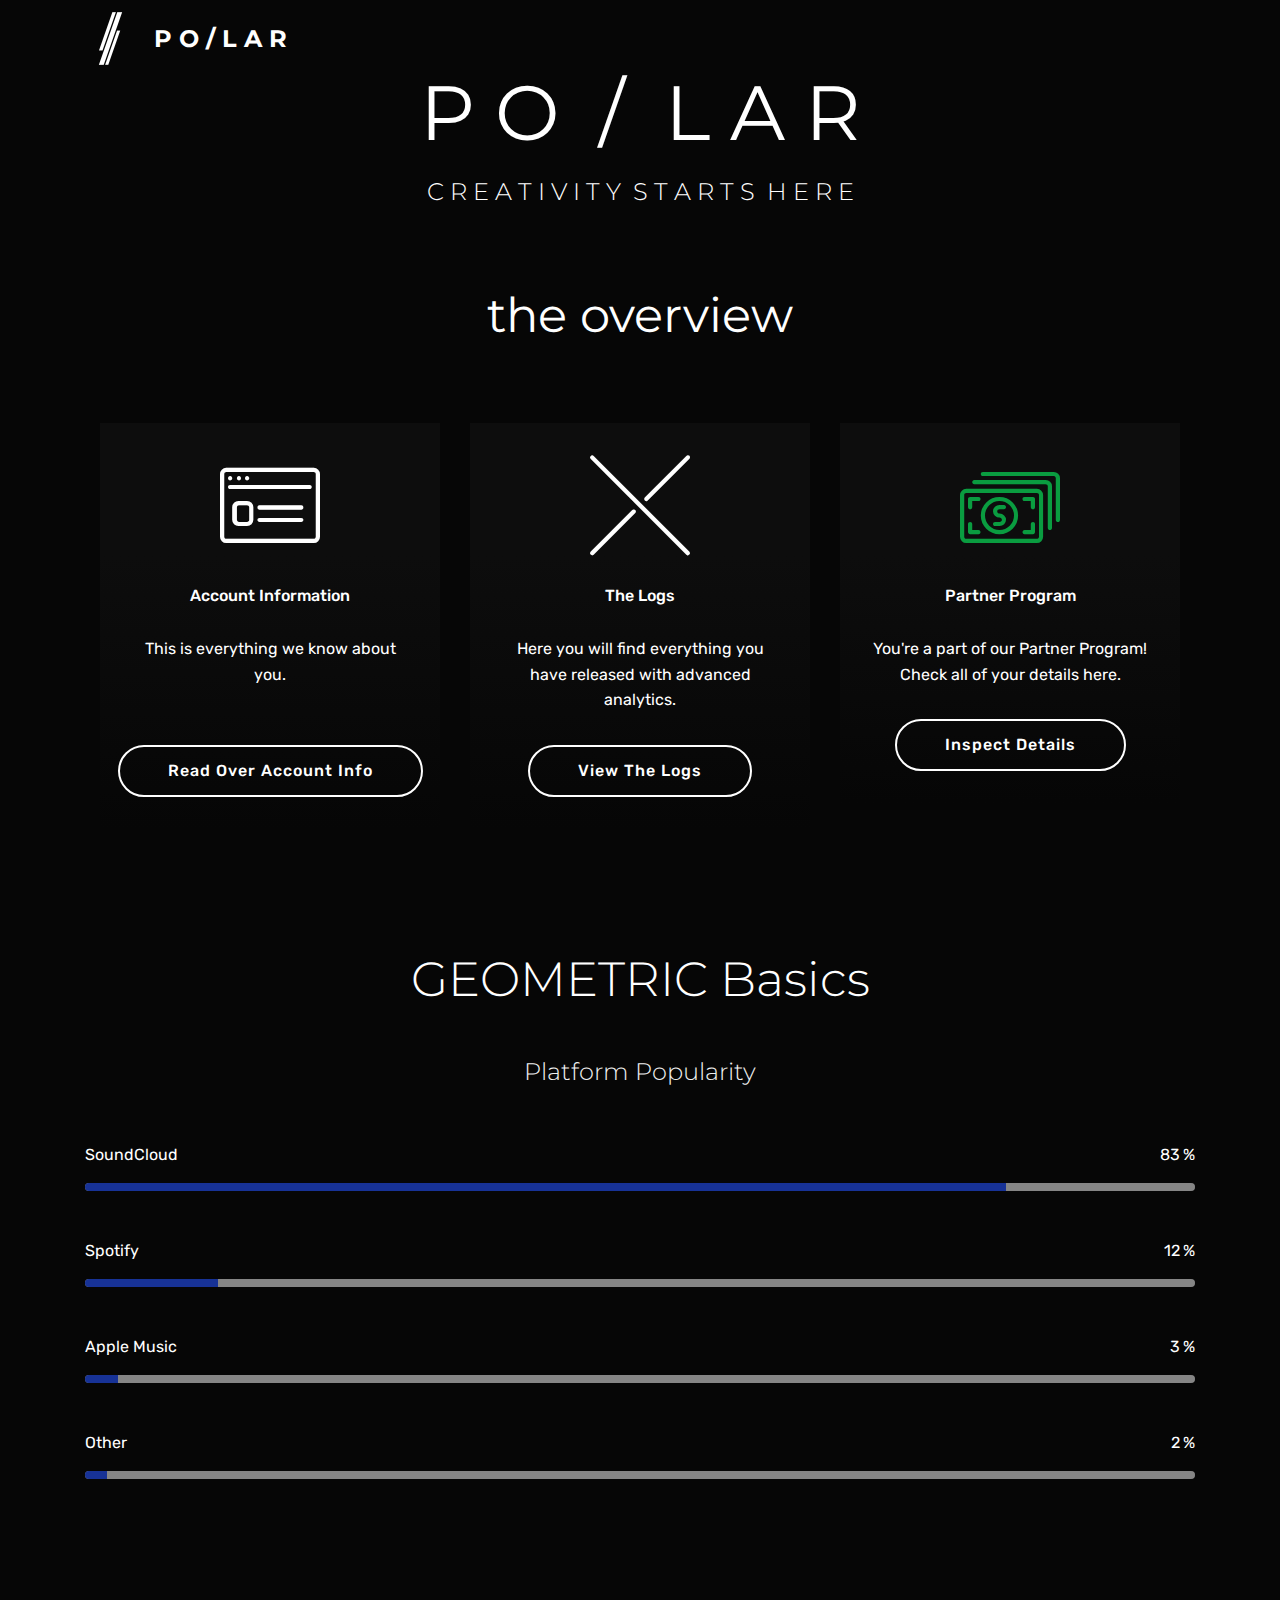
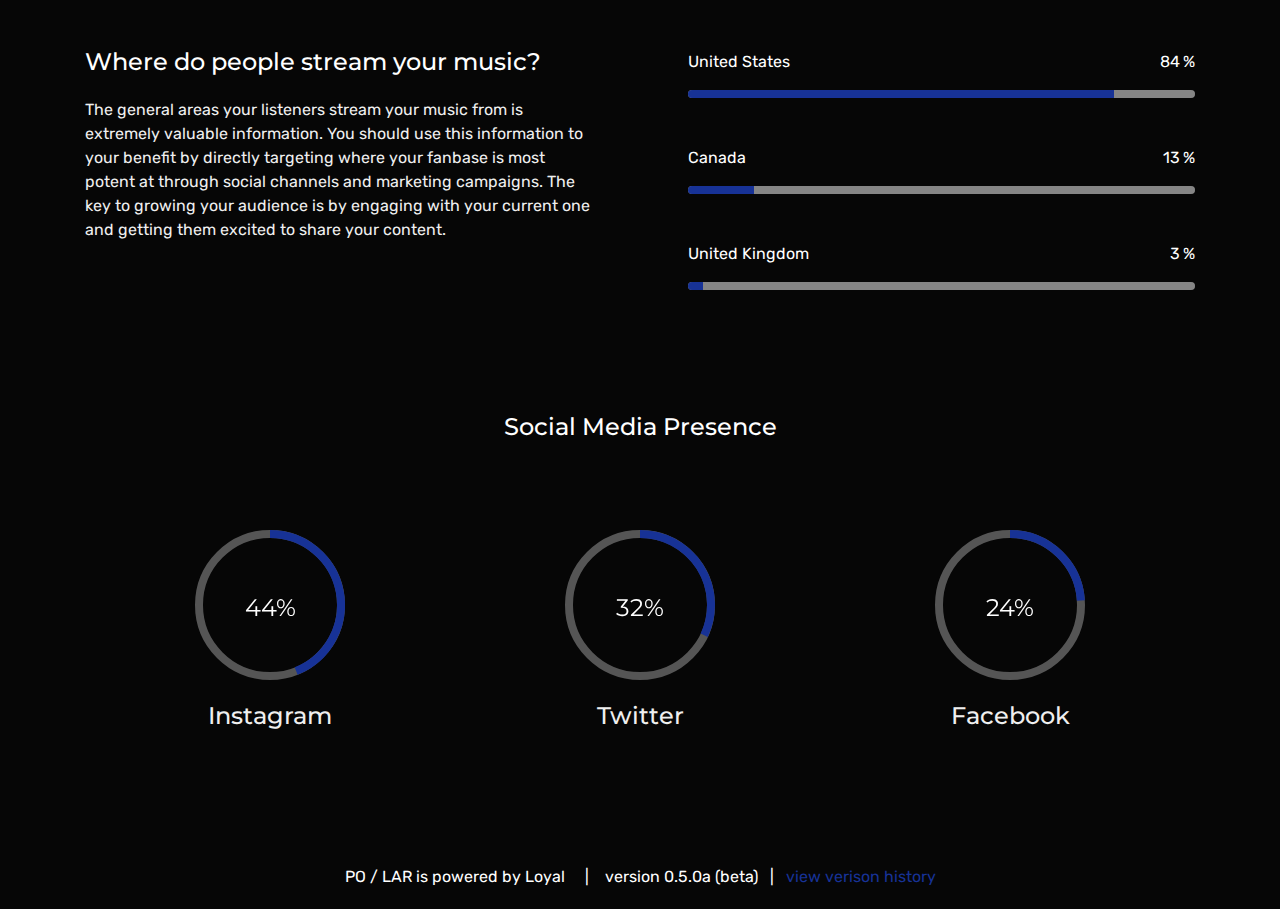
<file: page9.html>
<!DOCTYPE html>
<html >
<head>
  <!-- Site made with Mobirise Website Builder v4.7.7, https://mobirise.com -->
  <meta charset="UTF-8">
  <meta http-equiv="X-UA-Compatible" content="IE=edge">
  <meta name="generator" content="Mobirise v4.7.7, mobirise.com">
  <meta name="viewport" content="width=device-width, initial-scale=1, minimum-scale=1">
  <link rel="shortcut icon" href="assets/images/logo-128x128.png" type="image/x-icon">
  <meta name="description" content="Web Creator Description">
  <title>User Area</title>
  <link rel="stylesheet" href="assets/web/assets/mobirise-icons/mobirise-icons.css">
  <link rel="stylesheet" href="assets/tether/tether.min.css">
  <link rel="stylesheet" href="assets/bootstrap/css/bootstrap.min.css">
  <link rel="stylesheet" href="assets/bootstrap/css/bootstrap-grid.min.css">
  <link rel="stylesheet" href="assets/bootstrap/css/bootstrap-reboot.min.css">
  <link rel="stylesheet" href="assets/soundcloud-plugin/style.css">
  <link rel="stylesheet" href="assets/dropdown/css/style.css">
  <link rel="stylesheet" href="assets/as-pie-progress/css/progress.min.css">
  <link rel="stylesheet" href="assets/theme/css/style.css">
  <link rel="stylesheet" href="assets/mobirise/css/mbr-additional.css" type="text/css">
  
  
  
</head>
<body>
  <section class="menu cid-rzf8n8HTZr" once="menu" id="menu1-2g">

    

    <nav class="navbar navbar-expand beta-menu navbar-dropdown align-items-center navbar-toggleable-sm bg-color transparent">
        <button class="navbar-toggler navbar-toggler-right" type="button" data-toggle="collapse" data-target="#navbarSupportedContent" aria-controls="navbarSupportedContent" aria-expanded="false" aria-label="Toggle navigation">
            <div class="hamburger">
                <span></span>
                <span></span>
                <span></span>
                <span></span>
            </div>
        </button>
        <div class="menu-logo">
            <div class="navbar-brand">
                <span class="navbar-logo">
                    <a href="index.html">
                         <img src="assets/images/logo-122x122.png" alt="Mobirise" title="" style="height: 3.8rem;">
                    </a>
                </span>
                <span class="navbar-caption-wrap"><a class="navbar-caption text-white display-5" href="index.html">
                        P O / L A R</a></span>
            </div>
        </div>
        <div class="collapse navbar-collapse" id="navbarSupportedContent">
            
            
        </div>
    </nav>
</section>

<section class="engine"><a href="https://mobirise.me/w">free html5 templates</a></section><section class="mbr-section content5 cid-rzf1qNJYCN" id="content5-23">

    

    

    <div class="container">
        <div class="media-container-row">
            <div class="title col-12 col-md-8">
                <h2 class="align-center mbr-bold mbr-white pb-3 mbr-fonts-style display-1"><a href="index.html" class="text-white">P O &nbsp;/ &nbsp;L A R</a></h2>
                <h3 class="mbr-section-subtitle align-center mbr-light mbr-white pb-3 mbr-fonts-style display-5">
                    C R E A T I V I T Y &nbsp;S T A R T S &nbsp;H E R E</h3>
                
                
            </div>
        </div>
    </div>
</section>

<section class="mbr-section content5 cid-rzf1vQvfU8" id="content5-27">

    

    

    <div class="container">
        <div class="media-container-row">
            <div class="title col-12 col-md-8">
                <h2 class="align-center mbr-bold mbr-white pb-3 mbr-fonts-style display-2"><span style="font-weight: normal;">the overview</span></h2>
                
                
                
            </div>
        </div>
    </div>
</section>

<section class="features8 cid-rzf1wQ7Yod" id="features8-28">

    

    

    <div class="container">
        <div class="media-container-row">

            <div class="card  col-12 col-md-6 col-lg-4">
                <div class="card-img">
                    <span class="mbr-iconfont mbri-sites" style="color: rgb(255, 255, 255);"></span>
                </div>
                <div class="card-box align-center">
                    <h4 class="card-title mbr-fonts-style display-7">Account Information</h4>
                    <p class="mbr-text mbr-fonts-style display-7">
                       This is everything we know about you.<br><br></p>
                    <div class="mbr-section-btn text-center"><a href="page5.html" class="btn btn-white-outline display-4">
                            Read Over Account Info</a></div>
                </div>
            </div>

            <div class="card  col-12 col-md-6 col-lg-4">
                <div class="card-img">
                    <span class="mbr-iconfont mbri-close"></span>
                </div>
                <div class="card-box align-center">
                    <h4 class="card-title mbr-fonts-style display-7">The Logs</h4>
                    <p class="mbr-text mbr-fonts-style display-7">
                       Here you will find everything you have released with advanced analytics.</p>
                    <div class="mbr-section-btn text-center"><a href="page6.html" class="btn btn-white-outline display-4">View The Logs</a></div>
                </div>
            </div>

            <div class="card  col-12 col-md-6 col-lg-4">
                <div class="card-img">
                    <span class="mbr-iconfont mbri-cash" style="color: rgb(10, 156, 64);"></span>
                </div>
                <div class="card-box align-center">
                    <h4 class="card-title mbr-fonts-style display-7">Partner Program</h4>
                    <p class="mbr-text mbr-fonts-style display-7">You're a part of our Partner Program! Check all of your details here.</p>
                    <div class="mbr-section-btn text-center"><a href="page7.html" class="btn btn-white-outline display-4">Inspect Details</a></div>
                </div>
            </div>

            
        </div>
    </div>
</section>

<section class="progress-bars1 cid-rzf1GJV86P" id="progress-bars1-29">
    
      

    

    <div class="container">
        <h2 class="mbr-section-title pb-2 align-center mbr-fonts-style display-2">GEOMETRIC Basics</h2>

        <h3 class="mbr-section-subtitle pb-5 mbr-fonts-style display-5"><br>Platform Popularity</h3>

        <div class="progress_elements">
            <div class="progress1 pb-5">
                <div class="title-wrap">
                    <div class="progressbar-title mbr-fonts-style display-7">
                        <p>SoundCloud</p>
                    </div>
                    <div class="progress_value mbr-fonts-style display-7">
                        <div class="progressbar-number"></div>
                        <span>%</span>
                    </div>
                </div>
                <progress class="progress progress-primary" max="100" value="83">
                </progress>
            </div>
            
            <div class="progress2 pb-5">
                <div class="title-wrap">
                    <div class="progressbar-title mbr-fonts-style display-7">
                        <p>
                           Spotify</p>
                    </div>
                <div class="progress_value mbr-fonts-style display-7">
                    <div class="progressbar-number"></div>
                    <span>%</span>
                </div>
                </div>
                <progress class="progress progress-primary" max="100" value="12">
                </progress>
            </div>
            
            <div class="progress3 pb-5">
                <div class="title-wrap">
                    <div class="progressbar-title mbr-fonts-style display-7">
                        <p>
                            Apple Music</p>
                    </div>
                    <div class="progress_value mbr-fonts-style display-7">
                        <div class="progressbar-number"></div>
                        <span>%</span>
                    </div>
                </div>
                <progress class="progress progress-primary" max="100" value="3">
                </progress>
            </div>
            
            <div class="progress4">
                <div class="title-wrap">
                    <div class="progressbar-title mbr-fonts-style display-7">
                        <p>
                            Other</p>
                    </div>
                <div class="progress_value mbr-fonts-style display-7">
                    <div class="progressbar-number"></div>
                    <span>%</span>
                </div>
                </div>
                <progress class="progress progress-primary" max="100" value="2">
                </progress>
            </div>
        </div>
    </div>
</section>

<section class="progress-bars2 cid-rzf2TcjyOO" id="progress-bars2-2a">
    
     

    

    <div class="container">
        

        

        <div class="row pt-5 mt-5">
            <div class="col-md-6 text-elements">
                <h4 class="section-content-title pb-3 align-left mbr-fonts-style display-5">Where do people stream your music?</h4>
                <p class="section-content-text align-left mbr-fonts-style display-7">The general areas your listeners stream your music from is extremely valuable information. You should use this information to your benefit by directly targeting where your fanbase is most potent at through social channels and marketing campaigns. The key to growing your audience is by engaging with your current one and getting them excited to share your content.</p>
            </div>
            <div class="progress_elements col-md-6">
                <div class="progress1 pb-5">
                    <div class="title-wrap">
                        <div class="progressbar-title mbr-fonts-style display-7">
                            <p>United States</p>
                        </div>
                        <div class="progress_value mbr-fonts-style display-7">
                            <div class="progressbar-number">
                            </div>
                            <span>%</span>
                        </div>
                    </div>
                    <progress class="progress progress-primary " max="100" value="84">
                    </progress>
                </div>
                 
                <div class="progress2 pb-5">
                    <div class="title-wrap">
                        <div class="progressbar-title mbr-fonts-style display-7">
                            <p>Canada &nbsp; &nbsp; &nbsp; &nbsp; &nbsp; &nbsp; &nbsp; &nbsp; &nbsp; &nbsp; &nbsp; &nbsp; &nbsp; &nbsp;&nbsp;</p>
                        </div>
                    <div class="progress_value mbr-fonts-style display-7">
                        <div class="progressbar-number">
                        </div>
                        <span>%</span>
                    </div>
                    </div>
                    <progress class="progress progress-primary" max="100" value="13">
                    </progress>
                </div>
                
                <div class="progress3 pb-5">
                    <div class="title-wrap">
                        <div class="progressbar-title mbr-fonts-style display-7">
                            <p>
                                United Kingdom</p>
                        </div>
                    <div class="progress_value mbr-fonts-style display-7">
                        <div class="progressbar-number">
                        </div>
                        <span>%</span>
                    </div>
                    </div>
                    <progress class="progress progress-primary" max="100" value="3">
                    </progress>
                </div>
                
                
            
                
            </div>
        </div>
    </div>
</section>

<section class="progress-bars3 cid-rzf505LIDo" id="progress-bars3-2c">
 
     

    
    
    <div class="container">
        <h2 class="mbr-section-title pb-3 align-center mbr-fonts-style display-5">Social Media Presence</h2>

        
    
        <div class="media-container-row pt-5 mt-2">
            <div class="card p-3 align-center">
                <div class="wrap">
                    <div class="pie_progress progress1" role="progressbar" data-goal="44">
                        <p class="pie_progress__number mbr-fonts-style display-5"></p>
                    </div>
                </div> 
                <div class="mbr-crt-title pt-3">
                    <h4 class="card-title py-2 mbr-fonts-style display-5">
                        Instagram</h4>
                </div>                 
            </div>

            <div class="card p-3 align-center">
                <div class="wrap">
                    <div class="pie_progress progress2" role="progressbar" data-goal="32">
                        <p class="pie_progress__number mbr-fonts-style display-5">60%</p>
                    </div>
                </div> 
                <div class="mbr-crt-title pt-3">
                    <h4 class="card-title py-2 mbr-fonts-style display-5">Twitter</h4>
                </div>                 
            </div>

            <div class="card p-3 align-center">
                <div class="wrap">
                    <div class="pie_progress progress3" role="progressbar" data-goal="24">
                        <p class="pie_progress__number mbr-fonts-style display-5"></p>
                    </div>
                </div> 
                <div class="mbr-crt-title pt-3">
                    <h4 class="card-title py-2 mbr-fonts-style display-5">
                        Facebook</h4>
                </div>                 
            </div>

            

            

            
        </div>
</div></section>

<section class="mbr-section content5 cid-rzf1qRhr0h" id="content5-26">

    

    

    <div class="container">
        <div class="media-container-row">
            <div class="title col-12 col-md-8">
                <h2 class="align-center mbr-bold mbr-white pb-3 mbr-fonts-style display-4"><span style="font-weight: normal;">PO / LAR is powered by Loyal &nbsp; &nbsp; | &nbsp; &nbsp;version 0.5.0a (beta) &nbsp; | &nbsp; <a href="page8.html">view verison history</a></span></h2>
                
                
                
            </div>
        </div>
    </div>
</section>


  <script src="assets/web/assets/jquery/jquery.min.js"></script>
  <script src="assets/popper/popper.min.js"></script>
  <script src="assets/tether/tether.min.js"></script>
  <script src="assets/bootstrap/js/bootstrap.min.js"></script>
  <script src="assets/dropdown/js/script.min.js"></script>
  <script src="assets/touchswipe/jquery.touch-swipe.min.js"></script>
  <script src="assets/as-pie-progress/jquery-as-pie-progress.min.js"></script>
  <script src="assets/smoothscroll/smooth-scroll.js"></script>
  <script src="assets/theme/js/script.js"></script>
  
  
</body>
</html>
</file>
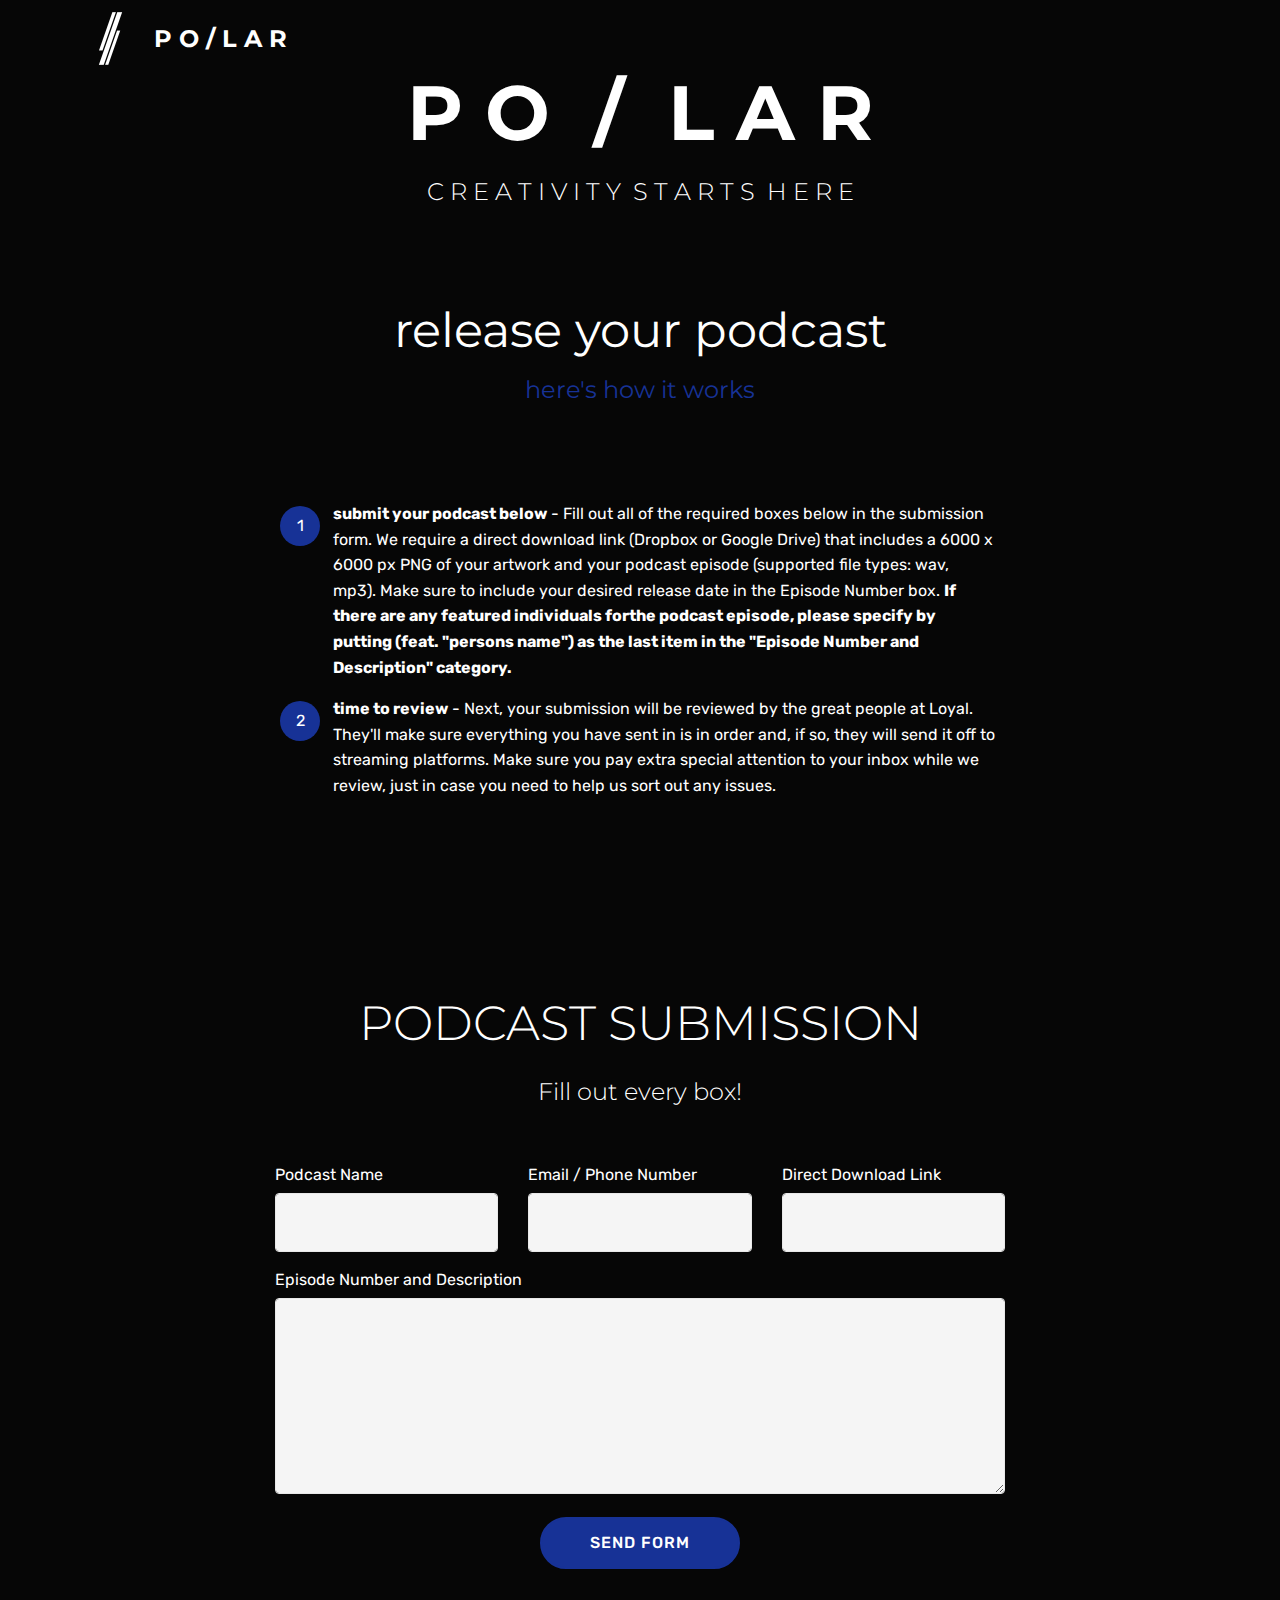
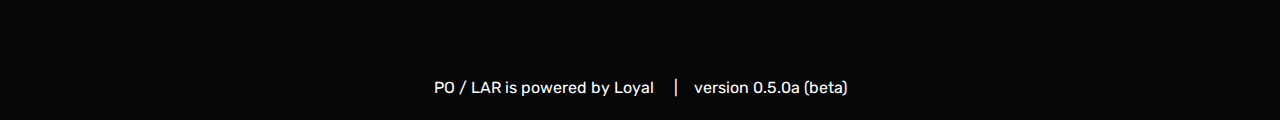
<file: podcast-submission.html>
<!DOCTYPE html>
<html >
<head>
  <!-- Site made with Mobirise Website Builder v4.7.7, https://mobirise.com -->
  <meta charset="UTF-8">
  <meta http-equiv="X-UA-Compatible" content="IE=edge">
  <meta name="generator" content="Mobirise v4.7.7, mobirise.com">
  <meta name="viewport" content="width=device-width, initial-scale=1, minimum-scale=1">
  <link rel="shortcut icon" href="assets/images/logo-128x128.png" type="image/x-icon">
  <meta name="description" content="Get your podcast published to the big platforms thanks to Loyal!">
  <title>Podcast Submission</title>
  <link rel="stylesheet" href="assets/web/assets/mobirise-icons/mobirise-icons.css">
  <link rel="stylesheet" href="assets/tether/tether.min.css">
  <link rel="stylesheet" href="assets/bootstrap/css/bootstrap.min.css">
  <link rel="stylesheet" href="assets/bootstrap/css/bootstrap-grid.min.css">
  <link rel="stylesheet" href="assets/bootstrap/css/bootstrap-reboot.min.css">
  <link rel="stylesheet" href="assets/soundcloud-plugin/style.css">
  <link rel="stylesheet" href="assets/dropdown/css/style.css">
  <link rel="stylesheet" href="assets/theme/css/style.css">
  <link rel="stylesheet" href="assets/mobirise/css/mbr-additional.css" type="text/css">
  
  
  
</head>
<body>
  <section class="menu cid-rtOGrnNHZR" once="menu" id="menu1-f">

    

    <nav class="navbar navbar-expand beta-menu navbar-dropdown align-items-center navbar-toggleable-sm bg-color transparent">
        <button class="navbar-toggler navbar-toggler-right" type="button" data-toggle="collapse" data-target="#navbarSupportedContent" aria-controls="navbarSupportedContent" aria-expanded="false" aria-label="Toggle navigation">
            <div class="hamburger">
                <span></span>
                <span></span>
                <span></span>
                <span></span>
            </div>
        </button>
        <div class="menu-logo">
            <div class="navbar-brand">
                <span class="navbar-logo">
                    <a href="index.html">
                         <img src="assets/images/logo-122x122.png" alt="Mobirise" title="" style="height: 3.8rem;">
                    </a>
                </span>
                <span class="navbar-caption-wrap"><a class="navbar-caption text-white display-5" href="index.html">
                        P O / L A R</a></span>
            </div>
        </div>
        <div class="collapse navbar-collapse" id="navbarSupportedContent">
            
            
        </div>
    </nav>
</section>

<section class="engine"><a href="https://mobirise.me/l">free website templates</a></section><section class="mbr-section content5 cid-rtOGroXXUP" id="content5-g">

    

    

    <div class="container">
        <div class="media-container-row">
            <div class="title col-12 col-md-8">
                <h2 class="align-center mbr-bold mbr-white pb-3 mbr-fonts-style display-1">P O &nbsp;/ &nbsp;L A R</h2>
                <h3 class="mbr-section-subtitle align-center mbr-light mbr-white pb-3 mbr-fonts-style display-5">
                    C R E A T I V I T Y &nbsp;S T A R T S &nbsp;H E R E</h3>
                
                
            </div>
        </div>
    </div>
</section>

<section class="mbr-section content5 cid-rtOGrpKzpu" id="content5-h">

    

    

    <div class="container">
        <div class="media-container-row">
            <div class="title col-12 col-md-8">
                <h2 class="align-center mbr-bold mbr-white pb-3 mbr-fonts-style display-2"><span style="font-weight: normal;">release your podcast</span></h2>
                
                
                
            </div>
        </div>
    </div>
</section>

<section class="mbr-section content5 cid-rtOGrqtWlm" id="content5-i">

    

    

    <div class="container">
        <div class="media-container-row">
            <div class="title col-12 col-md-8">
                <h2 class="align-center mbr-bold mbr-white pb-3 mbr-fonts-style display-5"><span style="font-weight: normal;">here's how it works</span></h2>
                
                
                
            </div>
        </div>
    </div>
</section>

<section class="mbr-section article content11 cid-rtOGrr7SNs" id="content11-j">
     

    <div class="container">
        <div class="media-container-row">
            <div class="mbr-text counter-container col-12 col-md-8 mbr-fonts-style display-7">
                <ol>
                    <li><strong>submit your podcast below</strong>&nbsp;- Fill out all of the required boxes below in the submission form. We require a direct download link (Dropbox or Google Drive) that includes a 6000 x 6000 px PNG of your artwork and your podcast episode (supported file types: wav, mp3). Make sure to include your desired release date in the Episode Number box.&nbsp;<strong>If there are any featured individuals forthe podcast episode, please specify by putting (feat. "persons name") as the last item in the "Episode Number and Description" category.</strong></li>
                    <li><strong>time to review</strong> - Next, your submission will be reviewed by the great people at Loyal. They'll make sure everything you have sent in is in order and, if so, they will send it off to streaming platforms. Make sure you pay extra special attention to your inbox while we review, just in case you need to help us sort out any issues.</li>
                </ol>
            </div>
        </div>
    </div>
</section>

<section class="mbr-section form1 cid-rtOGrrxMmL" id="form1-k">

    

    
    <div class="container">
        <div class="row justify-content-center">
            <div class="title col-12 col-lg-8">
                <h2 class="mbr-section-title align-center pb-3 mbr-fonts-style display-2">PODCAST SUBMISSION</h2>
                <h3 class="mbr-section-subtitle align-center mbr-light pb-3 mbr-fonts-style display-5">
                    Fill out every box!</h3>
            </div>
        </div>
    </div>
    <div class="container">
        <div class="row justify-content-center">
            <div class="media-container-column col-lg-8" data-form-type="formoid">
                    <div data-form-alert="" hidden="">
                        Thanks for filling out the form!
                    </div>
            
                    <form class="mbr-form" action="https://mobirise.com/" method="post" data-form-title="Mobirise Form"><input type="hidden" name="email" data-form-email="true" value="O8rVBHstWuFLjHRRLgo+hpFmQIzgcphnelMQPgfeG8tGFojeZLRaw4c9/DrQItwlfxNbwOedi3aD4bJNqtW1VJwxgljuLEd0C5ENpMSUzudYIE+1WuQfdHtU6iSjTeKk" data-form-field="Email">
                        <div class="row row-sm-offset">
                            <div class="col-md-4 multi-horizontal" data-for="name">
                                <div class="form-group">
                                    <label class="form-control-label mbr-fonts-style display-7" for="name-form1-k">Podcast Name</label>
                                    <input type="text" class="form-control" name="name" data-form-field="Name" required="" id="name-form1-k">
                                </div>
                            </div>
                            <div class="col-md-4 multi-horizontal" data-for="email">
                                <div class="form-group">
                                    <label class="form-control-label mbr-fonts-style display-7" for="email-form1-k">Email / Phone Number</label>
                                    <input type="email" class="form-control" name="email" data-form-field="Email" required="" id="email-form1-k">
                                </div>
                            </div>
                            <div class="col-md-4 multi-horizontal" data-for="phone">
                                <div class="form-group">
                                    <label class="form-control-label mbr-fonts-style display-7" for="phone-form1-k">Direct Download Link</label>
                                    <input type="tel" class="form-control" name="phone" data-form-field="Phone" id="phone-form1-k">
                                </div>
                            </div>
                        </div>
                        <div class="form-group" data-for="message">
                            <label class="form-control-label mbr-fonts-style display-7" for="message-form1-k">Episode Number and Description&nbsp;</label>
                            <textarea type="text" class="form-control" name="message" rows="7" data-form-field="Message" id="message-form1-k"></textarea>
                        </div>
            
                        <span class="input-group-btn"><button href="" type="submit" class="btn btn-form btn-primary display-4">SEND FORM</button></span>
                    </form>
            </div>
        </div>
    </div>
</section>

<section class="mbr-section content5 cid-rtOOx1I2oZ" id="content5-16">

    

    

    <div class="container">
        <div class="media-container-row">
            <div class="title col-12 col-md-8">
                <h2 class="align-center mbr-bold mbr-white pb-3 mbr-fonts-style display-4"><span style="font-weight: normal;">PO / LAR is powered by Loyal &nbsp; &nbsp; | &nbsp; &nbsp;version 0.5.0a (beta)</span></h2>
                
                
                
            </div>
        </div>
    </div>
</section>


  <script src="assets/web/assets/jquery/jquery.min.js"></script>
  <script src="assets/popper/popper.min.js"></script>
  <script src="assets/tether/tether.min.js"></script>
  <script src="assets/bootstrap/js/bootstrap.min.js"></script>
  <script src="assets/smoothscroll/smooth-scroll.js"></script>
  <script src="assets/dropdown/js/script.min.js"></script>
  <script src="assets/touchswipe/jquery.touch-swipe.min.js"></script>
  <script src="assets/theme/js/script.js"></script>
  <script src="assets/formoid/formoid.min.js"></script>
  
  
</body>
</html>
</file>
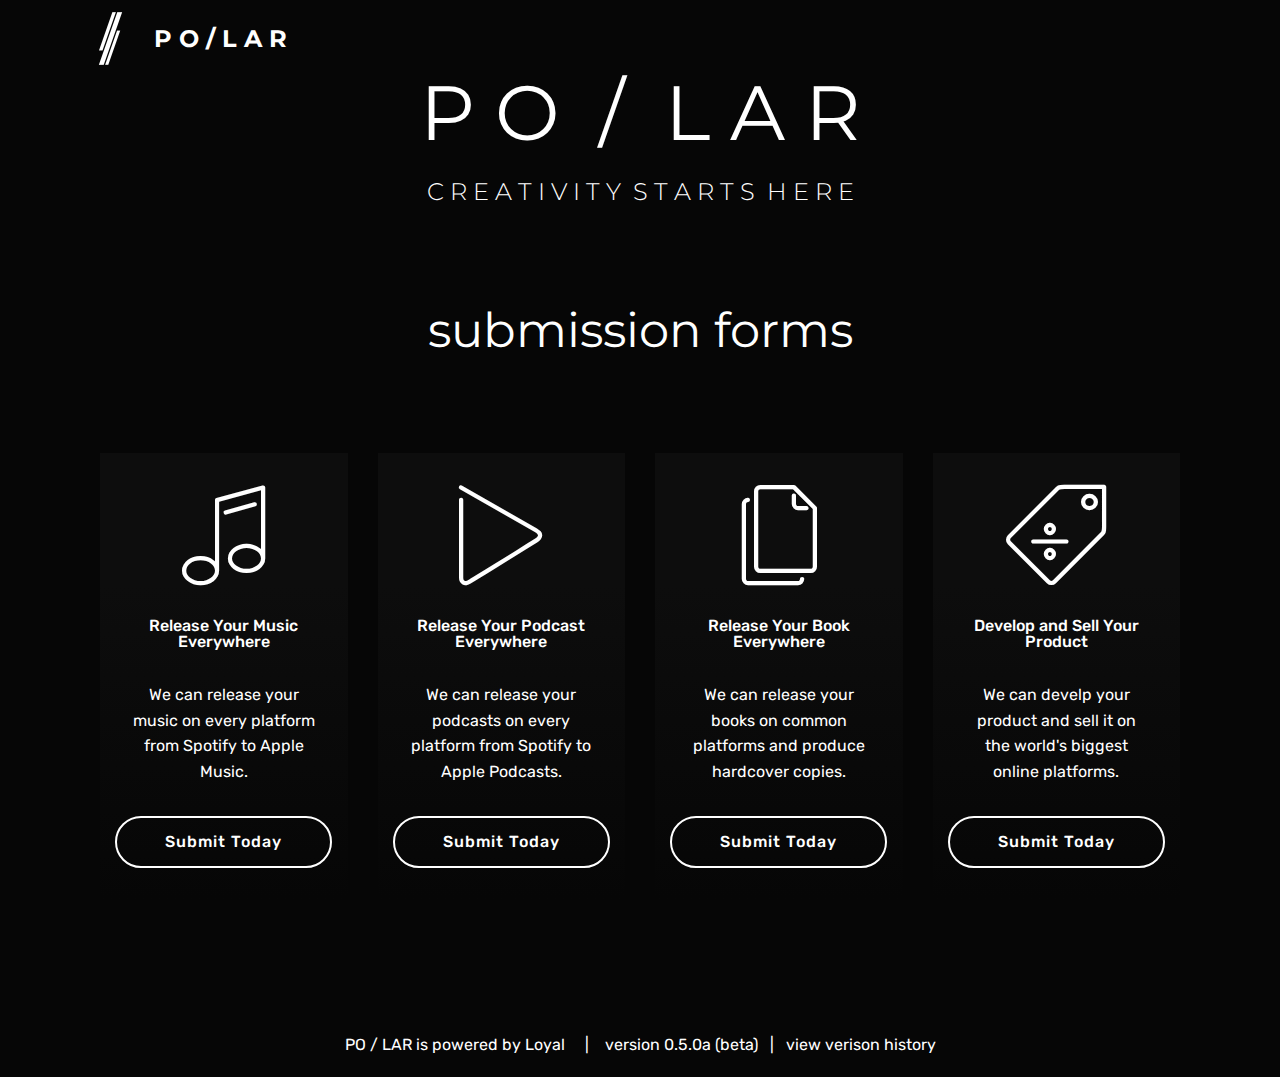
<file: touchscreen.html>
<!DOCTYPE html>
<html >
<head>
  <!-- Site made with Mobirise Website Builder v4.7.7, https://mobirise.com -->
  <meta charset="UTF-8">
  <meta http-equiv="X-UA-Compatible" content="IE=edge">
  <meta name="generator" content="Mobirise v4.7.7, mobirise.com">
  <meta name="viewport" content="width=device-width, initial-scale=1, minimum-scale=1">
  <link rel="shortcut icon" href="assets/images/logo-128x128.png" type="image/x-icon">
  <meta name="description" content="Web Creator Description">
  <title>Submission Center</title>
  <link rel="stylesheet" href="assets/web/assets/mobirise-icons/mobirise-icons.css">
  <link rel="stylesheet" href="assets/tether/tether.min.css">
  <link rel="stylesheet" href="assets/bootstrap/css/bootstrap.min.css">
  <link rel="stylesheet" href="assets/bootstrap/css/bootstrap-grid.min.css">
  <link rel="stylesheet" href="assets/bootstrap/css/bootstrap-reboot.min.css">
  <link rel="stylesheet" href="assets/soundcloud-plugin/style.css">
  <link rel="stylesheet" href="assets/dropdown/css/style.css">
  <link rel="stylesheet" href="assets/theme/css/style.css">
  <link rel="stylesheet" href="assets/mobirise/css/mbr-additional.css" type="text/css">
  
  
  
</head>
<body>
  <section class="menu cid-rzfbr12MpU" once="menu" id="menu1-2h">

    

    <nav class="navbar navbar-expand beta-menu navbar-dropdown align-items-center navbar-toggleable-sm bg-color transparent">
        <button class="navbar-toggler navbar-toggler-right" type="button" data-toggle="collapse" data-target="#navbarSupportedContent" aria-controls="navbarSupportedContent" aria-expanded="false" aria-label="Toggle navigation">
            <div class="hamburger">
                <span></span>
                <span></span>
                <span></span>
                <span></span>
            </div>
        </button>
        <div class="menu-logo">
            <div class="navbar-brand">
                <span class="navbar-logo">
                    <a href="index.html">
                         <img src="assets/images/logo-122x122.png" alt="Mobirise" title="" style="height: 3.8rem;">
                    </a>
                </span>
                <span class="navbar-caption-wrap"><a class="navbar-caption text-white display-5" href="index.html">
                        P O / L A R</a></span>
            </div>
        </div>
        <div class="collapse navbar-collapse" id="navbarSupportedContent">
            
            
        </div>
    </nav>
</section>

<section class="engine"><a href="https://mobirise.me/j">website templates</a></section><section class="mbr-section content5 cid-rtOp4yIA6X" id="content5-2">

    

    

    <div class="container">
        <div class="media-container-row">
            <div class="title col-12 col-md-8">
                <h2 class="align-center mbr-bold mbr-white pb-3 mbr-fonts-style display-1"><a href="index.html" class="text-white">P O &nbsp;/ &nbsp;L A R</a></h2>
                <h3 class="mbr-section-subtitle align-center mbr-light mbr-white pb-3 mbr-fonts-style display-5">
                    C R E A T I V I T Y &nbsp;S T A R T S &nbsp;H E R E</h3>
                
                
            </div>
        </div>
    </div>
</section>

<section class="mbr-section content5 cid-rtOs9DCPOn" id="content5-5">

    

    

    <div class="container">
        <div class="media-container-row">
            <div class="title col-12 col-md-8">
                <h2 class="align-center mbr-bold mbr-white pb-3 mbr-fonts-style display-2"><span style="font-weight: normal;">submission forms</span></h2>
                
                
                
            </div>
        </div>
    </div>
</section>

<section class="features8 cid-rtOs7Aj4up" id="features8-4">

    

    

    <div class="container">
        <div class="media-container-row">

            <div class="card  col-12 col-md-6 col-lg-3">
                <div class="card-img">
                    <span class="mbr-iconfont mbri-music" style="color: rgb(255, 255, 255);"></span>
                </div>
                <div class="card-box align-center">
                    <h4 class="card-title mbr-fonts-style display-7">Release Your Music Everywhere</h4>
                    <p class="mbr-text mbr-fonts-style display-7">We can release your music on every platform from Spotify to Apple Music.</p>
                    <div class="mbr-section-btn text-center"><a href="music-submission.html" class="btn btn-white-outline display-4">
                            Submit Today</a></div>
                </div>
            </div>

            <div class="card  col-12 col-md-6 col-lg-3">
                <div class="card-img">
                    <span class="mbr-iconfont mbri-play"></span>
                </div>
                <div class="card-box align-center">
                    <h4 class="card-title mbr-fonts-style display-7">Release Your Podcast Everywhere</h4>
                    <p class="mbr-text mbr-fonts-style display-7">
                       We can release your podcasts on every platform from Spotify to Apple Podcasts.</p>
                    <div class="mbr-section-btn text-center"><a href="podcast-submission.html" class="btn btn-white-outline display-4">
                            Submit Today</a></div>
                </div>
            </div>

            <div class="card  col-12 col-md-6 col-lg-3">
                <div class="card-img">
                    <span class="mbr-iconfont mbri-pages" style="color: rgb(255, 255, 255);"></span>
                </div>
                <div class="card-box align-center">
                    <h4 class="card-title mbr-fonts-style display-7">Release Your Book Everywhere</h4>
                    <p class="mbr-text mbr-fonts-style display-7">We can release your books on common platforms and produce hardcover copies.</p>
                    <div class="mbr-section-btn text-center"><a href="page4.html" class="btn btn-white-outline display-4">
                            Submit Today</a></div>
                </div>
            </div>

            <div class="card  col-12 col-md-6 col-lg-3">
                <div class="card-img">
                    <span class="mbr-iconfont mbri-sale" style="color: rgb(255, 255, 255);"></span>
                </div>
                <div class="card-box align-center">
                    <h4 class="card-title mbr-fonts-style display-7">Develop and Sell Your Product<br></h4>
                    <p class="mbr-text mbr-fonts-style display-7">We can develp your product and sell it on the world's biggest online platforms.<br></p>
                    <div class="mbr-section-btn text-center"><a href="page7.html" class="btn btn-white-outline display-4">Submit Today</a></div>
                </div>
            </div>
        </div>
    </div>
</section>

<section class="mbr-section content5 cid-rtOvKCC3Xc" id="content5-6">

    

    

    <div class="container">
        <div class="media-container-row">
            <div class="title col-12 col-md-8">
                <h2 class="align-center mbr-bold mbr-white pb-3 mbr-fonts-style display-4"><span style="font-weight: normal;">PO / LAR is powered by Loyal &nbsp; &nbsp; | &nbsp; &nbsp;version 0.5.0a (beta) &nbsp; | &nbsp; view verison history</span></h2>
                
                
                
            </div>
        </div>
    </div>
</section>


  <script src="assets/web/assets/jquery/jquery.min.js"></script>
  <script src="assets/popper/popper.min.js"></script>
  <script src="assets/tether/tether.min.js"></script>
  <script src="assets/bootstrap/js/bootstrap.min.js"></script>
  <script src="assets/smoothscroll/smooth-scroll.js"></script>
  <script src="assets/dropdown/js/script.min.js"></script>
  <script src="assets/touchswipe/jquery.touch-swipe.min.js"></script>
  <script src="assets/theme/js/script.js"></script>
  
  
</body>
</html>
</file>
<file: assets/web/assets/mobirise-icons/mobirise-icons.css>
@font-face {
  font-family: 'MobiriseIcons';
  src:  url('mobirise-icons.eot?spat4u');
  src:  url('mobirise-icons.eot?spat4u#iefix') format('embedded-opentype'),
    url('mobirise-icons.ttf?spat4u') format('truetype'),
    url('mobirise-icons.woff?spat4u') format('woff'),
    url('mobirise-icons.svg?spat4u#MobiriseIcons') format('svg');
  font-weight: normal;
  font-style: normal;
}

[class^="mbri-"], [class*=" mbri-"] {
  /* use !important to prevent issues with browser extensions that change fonts */
  font-family: MobiriseIcons !important;
  speak: none;
  font-style: normal;
  font-weight: normal;
  font-variant: normal;
  text-transform: none;
  line-height: 1;

  /* Better Font Rendering =========== */
  -webkit-font-smoothing: antialiased;
  -moz-osx-font-smoothing: grayscale;
}

.mbri-add-submenu:before {
  content: "\e900";
}
.mbri-alert:before {
  content: "\e901";
}
.mbri-align-center:before {
  content: "\e902";
}
.mbri-align-justify:before {
  content: "\e903";
}
.mbri-align-left:before {
  content: "\e904";
}
.mbri-align-right:before {
  content: "\e905";
}
.mbri-android:before {
  content: "\e906";
}
.mbri-apple:before {
  content: "\e907";
}
.mbri-arrow-down:before {
  content: "\e908";
}
.mbri-arrow-next:before {
  content: "\e909";
}
.mbri-arrow-prev:before {
  content: "\e90a";
}
.mbri-arrow-up:before {
  content: "\e90b";
}
.mbri-bold:before {
  content: "\e90c";
}
.mbri-bookmark:before {
  content: "\e90d";
}
.mbri-bootstrap:before {
  content: "\e90e";
}
.mbri-briefcase:before {
  content: "\e90f";
}
.mbri-browse:before {
  content: "\e910";
}
.mbri-bulleted-list:before {
  content: "\e911";
}
.mbri-calendar:before {
  content: "\e912";
}
.mbri-camera:before {
  content: "\e913";
}
.mbri-cart-add:before {
  content: "\e914";
}
.mbri-cart-full:before {
  content: "\e915";
}
.mbri-cash:before {
  content: "\e916";
}
.mbri-change-style:before {
  content: "\e917";
}
.mbri-chat:before {
  content: "\e918";
}
.mbri-clock:before {
  content: "\e919";
}
.mbri-close:before {
  content: "\e91a";
}
.mbri-cloud:before {
  content: "\e91b";
}
.mbri-code:before {
  content: "\e91c";
}
.mbri-contact-form:before {
  content: "\e91d";
}
.mbri-credit-card:before {
  content: "\e91e";
}
.mbri-cursor-click:before {
  content: "\e91f";
}
.mbri-cust-feedback:before {
  content: "\e920";
}
.mbri-database:before {
  content: "\e921";
}
.mbri-delivery:before {
  content: "\e922";
}
.mbri-desktop:before {
  content: "\e923";
}
.mbri-devices:before {
  content: "\e924";
}
.mbri-down:before {
  content: "\e925";
}
.mbri-download:before {
  content: "\e989";
}
.mbri-drag-n-drop:before {
  content: "\e927";
}
.mbri-drag-n-drop2:before {
  content: "\e928";
}
.mbri-edit:before {
  content: "\e929";
}
.mbri-edit2:before {
  content: "\e92a";
}
.mbri-error:before {
  content: "\e92b";
}
.mbri-extension:before {
  content: "\e92c";
}
.mbri-features:before {
  content: "\e92d";
}
.mbri-file:before {
  content: "\e92e";
}
.mbri-flag:before {
  content: "\e92f";
}
.mbri-folder:before {
  content: "\e930";
}
.mbri-gift:before {
  content: "\e931";
}
.mbri-github:before {
  content: "\e932";
}
.mbri-globe:before {
  content: "\e933";
}
.mbri-globe-2:before {
  content: "\e934";
}
.mbri-growing-chart:before {
  content: "\e935";
}
.mbri-hearth:before {
  content: "\e936";
}
.mbri-help:before {
  content: "\e937";
}
.mbri-home:before {
  content: "\e938";
}
.mbri-hot-cup:before {
  content: "\e939";
}
.mbri-idea:before {
  content: "\e93a";
}
.mbri-image-gallery:before {
  content: "\e93b";
}
.mbri-image-slider:before {
  content: "\e93c";
}
.mbri-info:before {
  content: "\e93d";
}
.mbri-italic:before {
  content: "\e93e";
}
.mbri-key:before {
  content: "\e93f";
}
.mbri-laptop:before {
  content: "\e940";
}
.mbri-layers:before {
  content: "\e941";
}
.mbri-left-right:before {
  content: "\e942";
}
.mbri-left:before {
  content: "\e943";
}
.mbri-letter:before {
  content: "\e944";
}
.mbri-like:before {
  content: "\e945";
}
.mbri-link:before {
  content: "\e946";
}
.mbri-lock:before {
  content: "\e947";
}
.mbri-login:before {
  content: "\e948";
}
.mbri-logout:before {
  content: "\e949";
}
.mbri-magic-stick:before {
  content: "\e94a";
}
.mbri-map-pin:before {
  content: "\e94b";
}
.mbri-menu:before {
  content: "\e94c";
}
.mbri-mobile:before {
  content: "\e94d";
}
.mbri-mobile2:before {
  content: "\e94e";
}
.mbri-mobirise:before {
  content: "\e94f";
}
.mbri-more-horizontal:before {
  content: "\e950";
}
.mbri-more-vertical:before {
  content: "\e951";
}
.mbri-music:before {
  content: "\e952";
}
.mbri-new-file:before {
  content: "\e953";
}
.mbri-numbered-list:before {
  content: "\e954";
}
.mbri-opened-folder:before {
  content: "\e955";
}
.mbri-pages:before {
  content: "\e956";
}
.mbri-paper-plane:before {
  content: "\e957";
}
.mbri-paperclip:before {
  content: "\e958";
}
.mbri-photo:before {
  content: "\e959";
}
.mbri-photos:before {
  content: "\e95a";
}
.mbri-pin:before {
  content: "\e95b";
}
.mbri-play:before {
  content: "\e95c";
}
.mbri-plus:before {
  content: "\e95d";
}
.mbri-preview:before {
  content: "\e95e";
}
.mbri-print:before {
  content: "\e95f";
}
.mbri-protect:before {
  content: "\e960";
}
.mbri-question:before {
  content: "\e961";
}
.mbri-quote-left:before {
  content: "\e962";
}
.mbri-quote-right:before {
  content: "\e963";
}
.mbri-refresh:before {
  content: "\e964";
}
.mbri-responsive:before {
  content: "\e965";
}
.mbri-right:before {
  content: "\e966";
}
.mbri-rocket:before {
  content: "\e967";
}
.mbri-sad-face:before {
  content: "\e968";
}
.mbri-sale:before {
  content: "\e969";
}
.mbri-save:before {
  content: "\e96a";
}
.mbri-search:before {
  content: "\e96b";
}
.mbri-setting:before {
  content: "\e96c";
}
.mbri-setting2:before {
  content: "\e96d";
}
.mbri-setting3:before {
  content: "\e96e";
}
.mbri-share:before {
  content: "\e96f";
}
.mbri-shopping-bag:before {
  content: "\e970";
}
.mbri-shopping-basket:before {
  content: "\e971";
}
.mbri-shopping-cart:before {
  content: "\e972";
}
.mbri-sites:before {
  content: "\e973";
}
.mbri-smile-face:before {
  content: "\e974";
}
.mbri-speed:before {
  content: "\e975";
}
.mbri-star:before {
  content: "\e976";
}
.mbri-success:before {
  content: "\e977";
}
.mbri-sun:before {
  content: "\e978";
}
.mbri-sun2:before {
  content: "\e979";
}
.mbri-tablet:before {
  content: "\e97a";
}
.mbri-tablet-vertical:before {
  content: "\e97b";
}
.mbri-target:before {
  content: "\e97c";
}
.mbri-timer:before {
  content: "\e97d";
}
.mbri-to-ftp:before {
  content: "\e97e";
}
.mbri-to-local-drive:before {
  content: "\e97f";
}
.mbri-touch-swipe:before {
  content: "\e980";
}
.mbri-touch:before {
  content: "\e981";
}
.mbri-trash:before {
  content: "\e982";
}
.mbri-underline:before {
  content: "\e983";
}
.mbri-unlink:before {
  content: "\e984";
}
.mbri-unlock:before {
  content: "\e985";
}
.mbri-up-down:before {
  content: "\e986";
}
.mbri-up:before {
  content: "\e987";
}
.mbri-update:before {
  content: "\e988";
}
.mbri-upload:before {
 content: "\e926"; 
}
.mbri-user:before {
  content: "\e98a";
}
.mbri-user2:before {
  content: "\e98b";
}
.mbri-users:before {
  content: "\e98c";
}
.mbri-video:before {
  content: "\e98d";
}
.mbri-video-play:before {
  content: "\e98e";
}
.mbri-watch:before {
  content: "\e98f";
}
.mbri-website-theme:before {
  content: "\e990";
}
.mbri-wifi:before {
  content: "\e991";
}
.mbri-windows:before {
  content: "\e992";
}
.mbri-zoom-out:before {
  content: "\e993";
}
.mbri-redo:before {
  content: "\e994";
}
.mbri-undo:before {
  content: "\e995";
}
</file>
<file: assets/soundcloud-plugin/style.css>
.addons-container {
  position: relative;
  margin-left: auto;
  margin-right: auto;
  padding-right: 15px;
  padding-left: 15px; }
  @media (min-width: 576px) {
    .addons-container {
      padding-right: 15px;
      padding-left: 15px; } }
  @media (min-width: 768px) {
    .addons-container {
      padding-right: 15px;
      padding-left: 15px; } }
  @media (min-width: 992px) {
    .addons-container {
      padding-right: 15px;
      padding-left: 15px; } }
  @media (min-width: 1200px) {
    .addons-container {
      padding-right: 15px;
      padding-left: 15px; } }
  @media (min-width: 576px) {
    .addons-container {
      width: 540px;
      max-width: 100%; } }
  @media (min-width: 768px) {
    .addons-container {
      width: 720px;
      max-width: 100%; } }
  @media (min-width: 992px) {
    .addons-container {
      width: 960px;
      max-width: 100%; } }
  @media (min-width: 1200px) {
    .addons-container {
      width: 1140px;
      max-width: 100%; } }

.addons-container-inner{
    position: relative;
    width: 100%;
    min-height: 1px;
    padding-right: 15px;
    padding-left: 15px;
}
@media (min-width: 567px) {
    .addons-container-inner{
        -ms-flex: 0 0 66.666667%;
        flex: 0 0 66.666667%;
        max-width: 66.666667%;
    }
}
.addons-row{
    display: flex;
    justify-content:center;
}
</file>
<file: assets/theme/css/style.css>
/*!
 * Mobirise v4 theme (https://mobirise.com/)
 * Copyright 2017 Mobirise
 */
section {
  background-color: #eeeeee; }

section,
.container,
.container-fluid {
  position: relative;
  word-wrap: break-word; }

a.mbr-iconfont:hover {
  text-decoration: none; }

.article .lead p, .article .lead ul, .article .lead ol, .article .lead pre, .article .lead blockquote {
  margin-bottom: 0; }

a {
  font-style: normal;
  font-weight: 400;
  cursor: pointer; }
  a, a:hover {
    text-decoration: none; }

figure {
  margin-bottom: 0; }

body {
  color: #232323; }

h1, h2, h3, h4, h5, h6,
.h1, .h2, .h3, .h4, .h5, .h6,
.display-1, .display-2, .display-3, .display-4 {
  line-height: 1;
  word-break: break-word;
  word-wrap: break-word; }

b, strong {
  font-weight: bold; }

blockquote {
  padding: 10px 0 10px 20px;
  position: relative;
  border-left: 2px solid;
  border-color: #ff3366; }

input:-webkit-autofill, input:-webkit-autofill:hover, input:-webkit-autofill:focus, input:-webkit-autofill:active {
  transition-delay: 9999s;
  transition-property: background-color, color; }

textarea[type="hidden"] {
  display: none; }

body {
  position: relative; }

section {
  background-position: 50% 50%;
  background-repeat: no-repeat;
  background-size: cover; }
  section .mbr-background-video,
  section .mbr-background-video-preview {
    position: absolute;
    bottom: 0;
    left: 0;
    right: 0;
    top: 0; }

.hidden {
  visibility: hidden; }

.mbr-z-index20 {
  z-index: 20; }

/*! Base colors */
.mbr-white {
  color: #ffffff; }

.mbr-black {
  color: #000000; }

.mbr-bg-white {
  background-color: #ffffff; }

.mbr-bg-black {
  background-color: #000000; }

/*! Text-aligns */
.align-left {
  text-align: left; }

.align-center {
  text-align: center; }

.align-right {
  text-align: right; }

@media (max-width: 767px) {
  .align-left, .align-center, .align-right, .mbr-section-btn, .mbr-section-title {
    text-align: center; } }
/*! Font-weight  */
.mbr-light {
  font-weight: 300; }

.mbr-regular {
  font-weight: 400; }

.mbr-semibold {
  font-weight: 500; }

.mbr-bold {
  font-weight: 700; }

/*! Media  */
.media-size-item {
  -webkit-flex: 1 1 auto;
  -moz-flex: 1 1 auto;
  -ms-flex: 1 1 auto;
  -o-flex: 1 1 auto;
  flex: 1 1 auto; }

.media-content {
  -webkit-flex-basis: 100%;
  flex-basis: 100%; }

.media-container-row {
  display: -ms-flexbox;
  display: -webkit-flex;
  display: flex;
  -webkit-flex-direction: row;
  -ms-flex-direction: row;
  flex-direction: row;
  -webkit-flex-wrap: wrap;
  -ms-flex-wrap: wrap;
  flex-wrap: wrap;
  -webkit-justify-content: center;
  -ms-flex-pack: center;
  justify-content: center;
  -webkit-align-content: center;
  -ms-flex-line-pack: center;
  align-content: center;
  -webkit-align-items: start;
  -ms-flex-align: start;
  align-items: start; }
  .media-container-row .media-size-item {
    width: 400px; }

.media-container-column {
  display: -ms-flexbox;
  display: -webkit-flex;
  display: flex;
  -webkit-flex-direction: column;
  -ms-flex-direction: column;
  flex-direction: column;
  -webkit-flex-wrap: wrap;
  -ms-flex-wrap: wrap;
  flex-wrap: wrap;
  -webkit-justify-content: center;
  -ms-flex-pack: center;
  justify-content: center;
  -webkit-align-content: center;
  -ms-flex-line-pack: center;
  align-content: center;
  -webkit-align-items: stretch;
  -ms-flex-align: stretch;
  align-items: stretch; }
  .media-container-column > * {
    width: 100%; }

@media (min-width: 992px) {
  .media-container-row {
    -webkit-flex-wrap: nowrap;
    -ms-flex-wrap: nowrap;
    flex-wrap: nowrap; } }
figure {
  overflow: hidden; }

figure[mbr-media-size] {
  transition: width 0.1s; }

.mbr-figure img, .mbr-figure iframe {
  display: block;
  width: 100%; }

.card {
  background-color: transparent;
  border: none; }

.card-img {
  text-align: center;
  flex-shrink: 0; }

.media {
  max-width: 100%;
  margin: 0 auto; }

.mbr-figure {
  -ms-flex-item-align: center;
  -ms-grid-row-align: center;
  -webkit-align-self: center;
  align-self: center; }

.media-container > div {
  max-width: 100%; }

.mbr-figure img, .card-img img {
  width: 100%; }

@media (max-width: 991px) {
  .media-size-item {
    width: auto !important; }

  .media {
    width: auto; }

  .mbr-figure {
    width: 100% !important; } }
/*! Buttons */
.mbr-section-btn {
  margin-left: -.25rem;
  margin-right: -.25rem;
  font-size: 0; }

nav .mbr-section-btn {
  margin-left: 0rem;
  margin-right: 0rem; }

/*! Btn icon margin */
.btn .mbr-iconfont, .btn.btn-sm .mbr-iconfont {
  cursor: pointer;
  margin-right: 0.5rem; }

.btn.btn-md .mbr-iconfont, .btn.btn-md .mbr-iconfont {
  margin-right: 0.8rem; }

.mbr-regular {
  font-weight: 400; }

.mbr-semibold {
  font-weight: 500; }

.mbr-bold {
  font-weight: 700; }

[type="submit"] {
  -webkit-appearance: none; }

/*! Full-screen */
.mbr-fullscreen .mbr-overlay {
  min-height: 100vh; }

.mbr-fullscreen {
  display: flex;
  display: -webkit-flex;
  display: -moz-flex;
  display: -ms-flex;
  display: -o-flex;
  align-items: center;
  -webkit-align-items: center;
  min-height: 100vh;
  padding-top: 3rem;
  padding-bottom: 3rem; }

/*! Map */
.map {
  height: 25rem;
  position: relative; }
  .map iframe {
    width: 100%;
    height: 100%; }

/* Form */
.form-asterisk {
  font-family: initial;
  position: absolute;
  top: -2px;
  font-weight: normal; }

/*! Scroll to top arrow */
.mbr-arrow-up {
  bottom: 25px;
  right: 90px;
  position: fixed;
  text-align: right;
  z-index: 5000;
  color: #ffffff;
  font-size: 32px;
  transform: rotate(180deg);
  -webkit-transform: rotate(180deg); }

.mbr-arrow-up a {
  background: rgba(0, 0, 0, 0.2);
  border-radius: 3px;
  color: #fff;
  display: inline-block;
  height: 60px;
  width: 60px;
  outline-style: none !important;
  position: relative;
  text-decoration: none;
  transition: all .3s ease-in-out;
  cursor: pointer;
  text-align: center; }
  .mbr-arrow-up a:hover {
    background-color: rgba(0, 0, 0, 0.4); }
  .mbr-arrow-up a i {
    line-height: 60px; }

.mbr-arrow-up-icon {
  display: block;
  color: #fff; }

.mbr-arrow-up-icon::before {
  content: "\203a";
  display: inline-block;
  font-family: serif;
  font-size: 32px;
  line-height: 1;
  font-style: normal;
  position: relative;
  top: 6px;
  left: -4px;
  -webkit-transform: rotate(-90deg);
  transform: rotate(-90deg); }

/*! Arrow Down */
.mbr-arrow {
  position: absolute;
  bottom: 45px;
  left: 50%;
  width: 60px;
  height: 60px;
  cursor: pointer;
  background-color: rgba(80, 80, 80, 0.5);
  border-radius: 50%;
  -webkit-transform: translateX(-50%);
  transform: translateX(-50%); }
  .mbr-arrow > a {
    display: inline-block;
    text-decoration: none;
    outline-style: none;
    -webkit-animation: arrowdown 1.7s ease-in-out infinite;
    animation: arrowdown 1.7s ease-in-out infinite; }
    .mbr-arrow > a > i {
      position: absolute;
      top: -2px;
      left: 15px;
      font-size: 2rem; }

@keyframes arrowdown {
  0% {
    transform: translateY(0px);
    -webkit-transform: translateY(0px); }
  50% {
    transform: translateY(-5px);
    -webkit-transform: translateY(-5px); }
  100% {
    transform: translateY(0px);
    -webkit-transform: translateY(0px); } }
@-webkit-keyframes arrowdown {
  0% {
    transform: translateY(0px);
    -webkit-transform: translateY(0px); }
  50% {
    transform: translateY(-5px);
    -webkit-transform: translateY(-5px); }
  100% {
    transform: translateY(0px);
    -webkit-transform: translateY(0px); } }
@media (max-width: 500px) {
  .mbr-arrow-up {
    left: 50%;
    right: auto;
    transform: translateX(-50%) rotate(180deg);
    -webkit-transform: translateX(-50%) rotate(180deg); } }
/*Gradients animation*/
@keyframes gradient-animation {
  from {
    background-position: 0% 100%;
    animation-timing-function: ease-in-out; }
  to {
    background-position: 100% 0%;
    animation-timing-function: ease-in-out; } }
@-webkit-keyframes gradient-animation {
  from {
    background-position: 0% 100%;
    animation-timing-function: ease-in-out; }
  to {
    background-position: 100% 0%;
    animation-timing-function: ease-in-out; } }
.bg-gradient {
  background-size: 200% 200%;
  animation: gradient-animation 5s infinite alternate;
  -webkit-animation: gradient-animation 5s infinite alternate; }

.menu .navbar-brand {
  display: -webkit-flex; }
  .menu .navbar-brand span {
    display: flex;
    display: -webkit-flex; }
  .menu .navbar-brand .navbar-caption-wrap {
    display: -webkit-flex; }
  .menu .navbar-brand .navbar-logo img {
    display: -webkit-flex; }
@media (min-width: 768px) and (max-width: 991px) {
  .menu .navbar-toggleable-sm .navbar-nav {
    display: -webkit-box;
    display: -webkit-flex;
    display: -ms-flexbox; } }
@media (min-width: 992px) {
  .menu .navbar-nav.nav-dropdown {
    display: -webkit-flex; }
  .menu .navbar-toggleable-sm .navbar-collapse {
    display: -webkit-flex !important; } }

/*# sourceMappingURL=style.css.map */
.engine {
	position: absolute;
	text-indent: -2400px;
	text-align: center;
	padding: 0;
	top: 0;
	left: -2400px;
}
</file>
<file: assets/mobirise/css/mbr-additional.css>
@import url(https://fonts.googleapis.com/css?family=Montserrat:100,100i,200,200i,300,300i,400,400i,500,500i,600,600i,700,700i,800,800i,900,900i);
@import url(https://fonts.googleapis.com/css?family=Rubik:300,300i,400,400i,500,500i,700,700i,900,900i);





body {
  font-style: normal;
  line-height: 1.5;
}
.mbr-section-title {
  font-style: normal;
  line-height: 1.2;
}
.mbr-section-subtitle {
  line-height: 1.3;
}
.mbr-text {
  font-style: normal;
  line-height: 1.6;
}
.display-1 {
  font-family: 'Montserrat', sans-serif;
  font-size: 4.8rem;
}
.display-1 > .mbr-iconfont {
  font-size: 7.68rem;
}
.display-2 {
  font-family: 'Montserrat', sans-serif;
  font-size: 3rem;
}
.display-2 > .mbr-iconfont {
  font-size: 4.8rem;
}
.display-4 {
  font-family: 'Rubik', sans-serif;
  font-size: 1rem;
}
.display-4 > .mbr-iconfont {
  font-size: 1.6rem;
}
.display-5 {
  font-family: 'Montserrat', sans-serif;
  font-size: 1.5rem;
}
.display-5 > .mbr-iconfont {
  font-size: 2.4rem;
}
.display-7 {
  font-family: 'Rubik', sans-serif;
  font-size: 1rem;
}
.display-7 > .mbr-iconfont {
  font-size: 1.6rem;
}
/* ---- Fluid typography for mobile devices ---- */
/* 1.4 - font scale ratio ( bootstrap == 1.42857 ) */
/* 100vw - current viewport width */
/* (48 - 20)  48 == 48rem == 768px, 20 == 20rem == 320px(minimal supported viewport) */
/* 0.65 - min scale variable, may vary */
@media (max-width: 768px) {
  .display-1 {
    font-size: 3.84rem;
    font-size: calc( 2.33rem + (4.8 - 2.33) * ((100vw - 20rem) / (48 - 20)));
    line-height: calc( 1.4 * (2.33rem + (4.8 - 2.33) * ((100vw - 20rem) / (48 - 20))));
  }
  .display-2 {
    font-size: 2.4rem;
    font-size: calc( 1.7rem + (3 - 1.7) * ((100vw - 20rem) / (48 - 20)));
    line-height: calc( 1.4 * (1.7rem + (3 - 1.7) * ((100vw - 20rem) / (48 - 20))));
  }
  .display-4 {
    font-size: 0.8rem;
    font-size: calc( 1rem + (1 - 1) * ((100vw - 20rem) / (48 - 20)));
    line-height: calc( 1.4 * (1rem + (1 - 1) * ((100vw - 20rem) / (48 - 20))));
  }
  .display-5 {
    font-size: 1.2rem;
    font-size: calc( 1.175rem + (1.5 - 1.175) * ((100vw - 20rem) / (48 - 20)));
    line-height: calc( 1.4 * (1.175rem + (1.5 - 1.175) * ((100vw - 20rem) / (48 - 20))));
  }
}
/* Buttons */
.btn {
  font-weight: 500;
  border-width: 2px;
  font-style: normal;
  letter-spacing: 1px;
  margin: .4rem .8rem;
  white-space: normal;
  -webkit-transition: all 0.3s ease-in-out;
  -moz-transition: all 0.3s ease-in-out;
  transition: all 0.3s ease-in-out;
  padding: 1rem 3rem;
  border-radius: 3px;
  display: inline-flex;
  align-items: center;
  justify-content: center;
  word-break: break-word;
}
.btn-sm {
  font-weight: 500;
  letter-spacing: 1px;
  -webkit-transition: all 0.3s ease-in-out;
  -moz-transition: all 0.3s ease-in-out;
  transition: all 0.3s ease-in-out;
  padding: 0.6rem 1.5rem;
  border-radius: 3px;
}
.btn-md {
  font-weight: 500;
  letter-spacing: 1px;
  margin: .4rem .8rem !important;
  -webkit-transition: all 0.3s ease-in-out;
  -moz-transition: all 0.3s ease-in-out;
  transition: all 0.3s ease-in-out;
  padding: 1rem 3rem;
  border-radius: 3px;
}
.btn-lg {
  font-weight: 500;
  letter-spacing: 1px;
  margin: .4rem .8rem !important;
  -webkit-transition: all 0.3s ease-in-out;
  -moz-transition: all 0.3s ease-in-out;
  transition: all 0.3s ease-in-out;
  padding: 1.2rem 3.2rem;
  border-radius: 3px;
}
.bg-primary {
  background-color: #173296 !important;
}
.bg-success {
  background-color: #f7ed4a !important;
}
.bg-info {
  background-color: #0cf561 !important;
}
.bg-warning {
  background-color: #879a9f !important;
}
.bg-danger {
  background-color: #ffffff !important;
}
.btn-primary,
.btn-primary:active {
  background-color: #173296 !important;
  border-color: #173296 !important;
  color: #ffffff !important;
}
.btn-primary:hover,
.btn-primary:focus,
.btn-primary.focus,
.btn-primary.active {
  color: #ffffff !important;
  background-color: #0d1c54 !important;
  border-color: #0d1c54 !important;
}
.btn-primary.disabled,
.btn-primary:disabled {
  color: #ffffff !important;
  background-color: #0d1c54 !important;
  border-color: #0d1c54 !important;
}
.btn-secondary,
.btn-secondary:active {
  background-color: #ff0040 !important;
  border-color: #ff0040 !important;
  color: #ffffff !important;
}
.btn-secondary:hover,
.btn-secondary:focus,
.btn-secondary.focus,
.btn-secondary.active {
  color: #ffffff !important;
  background-color: #b3002d !important;
  border-color: #b3002d !important;
}
.btn-secondary.disabled,
.btn-secondary:disabled {
  color: #ffffff !important;
  background-color: #b3002d !important;
  border-color: #b3002d !important;
}
.btn-info,
.btn-info:active {
  background-color: #0cf561 !important;
  border-color: #0cf561 !important;
  color: #000201 !important;
}
.btn-info:hover,
.btn-info:focus,
.btn-info.focus,
.btn-info.active {
  color: #000201 !important;
  background-color: #07ad44 !important;
  border-color: #07ad44 !important;
}
.btn-info.disabled,
.btn-info:disabled {
  color: #000201 !important;
  background-color: #07ad44 !important;
  border-color: #07ad44 !important;
}
.btn-success,
.btn-success:active {
  background-color: #f7ed4a !important;
  border-color: #f7ed4a !important;
  color: #3f3c03 !important;
}
.btn-success:hover,
.btn-success:focus,
.btn-success.focus,
.btn-success.active {
  color: #3f3c03 !important;
  background-color: #eadd0a !important;
  border-color: #eadd0a !important;
}
.btn-success.disabled,
.btn-success:disabled {
  color: #3f3c03 !important;
  background-color: #eadd0a !important;
  border-color: #eadd0a !important;
}
.btn-warning,
.btn-warning:active {
  background-color: #879a9f !important;
  border-color: #879a9f !important;
  color: #ffffff !important;
}
.btn-warning:hover,
.btn-warning:focus,
.btn-warning.focus,
.btn-warning.active {
  color: #ffffff !important;
  background-color: #617479 !important;
  border-color: #617479 !important;
}
.btn-warning.disabled,
.btn-warning:disabled {
  color: #ffffff !important;
  background-color: #617479 !important;
  border-color: #617479 !important;
}
.btn-danger,
.btn-danger:active {
  background-color: #ffffff !important;
  border-color: #ffffff !important;
  color: #808080 !important;
}
.btn-danger:hover,
.btn-danger:focus,
.btn-danger.focus,
.btn-danger.active {
  color: #808080 !important;
  background-color: #d9d9d9 !important;
  border-color: #d9d9d9 !important;
}
.btn-danger.disabled,
.btn-danger:disabled {
  color: #808080 !important;
  background-color: #d9d9d9 !important;
  border-color: #d9d9d9 !important;
}
.btn-white {
  color: #333333 !important;
}
.btn-white,
.btn-white:active {
  background-color: #ffffff !important;
  border-color: #ffffff !important;
  color: #808080 !important;
}
.btn-white:hover,
.btn-white:focus,
.btn-white.focus,
.btn-white.active {
  color: #808080 !important;
  background-color: #d9d9d9 !important;
  border-color: #d9d9d9 !important;
}
.btn-white.disabled,
.btn-white:disabled {
  color: #808080 !important;
  background-color: #d9d9d9 !important;
  border-color: #d9d9d9 !important;
}
.btn-black,
.btn-black:active {
  background-color: #333333 !important;
  border-color: #333333 !important;
  color: #ffffff !important;
}
.btn-black:hover,
.btn-black:focus,
.btn-black.focus,
.btn-black.active {
  color: #ffffff !important;
  background-color: #0d0d0d !important;
  border-color: #0d0d0d !important;
}
.btn-black.disabled,
.btn-black:disabled {
  color: #ffffff !important;
  background-color: #0d0d0d !important;
  border-color: #0d0d0d !important;
}
.btn-primary-outline,
.btn-primary-outline:active {
  background: none;
  border-color: #09153e;
  color: #09153e;
}
.btn-primary-outline:hover,
.btn-primary-outline:focus,
.btn-primary-outline.focus,
.btn-primary-outline.active {
  color: #ffffff;
  background-color: #173296;
  border-color: #173296;
}
.btn-primary-outline.disabled,
.btn-primary-outline:disabled {
  color: #ffffff !important;
  background-color: #173296 !important;
  border-color: #173296 !important;
}
.btn-secondary-outline,
.btn-secondary-outline:active {
  background: none;
  border-color: #990026;
  color: #990026;
}
.btn-secondary-outline:hover,
.btn-secondary-outline:focus,
.btn-secondary-outline.focus,
.btn-secondary-outline.active {
  color: #ffffff;
  background-color: #ff0040;
  border-color: #ff0040;
}
.btn-secondary-outline.disabled,
.btn-secondary-outline:disabled {
  color: #ffffff !important;
  background-color: #ff0040 !important;
  border-color: #ff0040 !important;
}
.btn-info-outline,
.btn-info-outline:active {
  background: none;
  border-color: #06953a;
  color: #06953a;
}
.btn-info-outline:hover,
.btn-info-outline:focus,
.btn-info-outline.focus,
.btn-info-outline.active {
  color: #000201;
  background-color: #0cf561;
  border-color: #0cf561;
}
.btn-info-outline.disabled,
.btn-info-outline:disabled {
  color: #000201 !important;
  background-color: #0cf561 !important;
  border-color: #0cf561 !important;
}
.btn-success-outline,
.btn-success-outline:active {
  background: none;
  border-color: #d2c609;
  color: #d2c609;
}
.btn-success-outline:hover,
.btn-success-outline:focus,
.btn-success-outline.focus,
.btn-success-outline.active {
  color: #3f3c03;
  background-color: #f7ed4a;
  border-color: #f7ed4a;
}
.btn-success-outline.disabled,
.btn-success-outline:disabled {
  color: #3f3c03 !important;
  background-color: #f7ed4a !important;
  border-color: #f7ed4a !important;
}
.btn-warning-outline,
.btn-warning-outline:active {
  background: none;
  border-color: #55666b;
  color: #55666b;
}
.btn-warning-outline:hover,
.btn-warning-outline:focus,
.btn-warning-outline.focus,
.btn-warning-outline.active {
  color: #ffffff;
  background-color: #879a9f;
  border-color: #879a9f;
}
.btn-warning-outline.disabled,
.btn-warning-outline:disabled {
  color: #ffffff !important;
  background-color: #879a9f !important;
  border-color: #879a9f !important;
}
.btn-danger-outline,
.btn-danger-outline:active {
  background: none;
  border-color: #cccccc;
  color: #cccccc;
}
.btn-danger-outline:hover,
.btn-danger-outline:focus,
.btn-danger-outline.focus,
.btn-danger-outline.active {
  color: #808080;
  background-color: #ffffff;
  border-color: #ffffff;
}
.btn-danger-outline.disabled,
.btn-danger-outline:disabled {
  color: #808080 !important;
  background-color: #ffffff !important;
  border-color: #ffffff !important;
}
.btn-black-outline,
.btn-black-outline:active {
  background: none;
  border-color: #000000;
  color: #000000;
}
.btn-black-outline:hover,
.btn-black-outline:focus,
.btn-black-outline.focus,
.btn-black-outline.active {
  color: #ffffff;
  background-color: #333333;
  border-color: #333333;
}
.btn-black-outline.disabled,
.btn-black-outline:disabled {
  color: #ffffff !important;
  background-color: #333333 !important;
  border-color: #333333 !important;
}
.btn-white-outline,
.btn-white-outline:active,
.btn-white-outline.active {
  background: none;
  border-color: #ffffff;
  color: #ffffff;
}
.btn-white-outline:hover,
.btn-white-outline:focus,
.btn-white-outline.focus {
  color: #333333;
  background-color: #ffffff;
  border-color: #ffffff;
}
.text-primary {
  color: #173296 !important;
}
.text-secondary {
  color: #ff0040 !important;
}
.text-success {
  color: #f7ed4a !important;
}
.text-info {
  color: #0cf561 !important;
}
.text-warning {
  color: #879a9f !important;
}
.text-danger {
  color: #ffffff !important;
}
.text-white {
  color: #ffffff !important;
}
.text-black {
  color: #000000 !important;
}
a.text-primary:hover,
a.text-primary:focus {
  color: #09153e !important;
}
a.text-secondary:hover,
a.text-secondary:focus {
  color: #990026 !important;
}
a.text-success:hover,
a.text-success:focus {
  color: #d2c609 !important;
}
a.text-info:hover,
a.text-info:focus {
  color: #06953a !important;
}
a.text-warning:hover,
a.text-warning:focus {
  color: #55666b !important;
}
a.text-danger:hover,
a.text-danger:focus {
  color: #cccccc !important;
}
a.text-white:hover,
a.text-white:focus {
  color: #b3b3b3 !important;
}
a.text-black:hover,
a.text-black:focus {
  color: #4d4d4d !important;
}
.alert-success {
  background-color: #70c770;
}
.alert-info {
  background-color: #0cf561;
}
.alert-warning {
  background-color: #879a9f;
}
.alert-danger {
  background-color: #ffffff;
}
.mbr-section-btn a.btn:not(.btn-form) {
  border-radius: 100px;
}
.mbr-section-btn a.btn:not(.btn-form):hover,
.mbr-section-btn a.btn:not(.btn-form):focus {
  box-shadow: none !important;
}
.mbr-section-btn a.btn:not(.btn-form):hover,
.mbr-section-btn a.btn:not(.btn-form):focus {
  box-shadow: 0 10px 40px 0 rgba(0, 0, 0, 0.2) !important;
  -webkit-box-shadow: 0 10px 40px 0 rgba(0, 0, 0, 0.2) !important;
}
.mbr-gallery-filter li a {
  border-radius: 100px !important;
}
.mbr-gallery-filter li.active .btn {
  background-color: #173296;
  border-color: #173296;
  color: #ffffff;
}
.mbr-gallery-filter li.active .btn:focus {
  box-shadow: none;
}
.nav-tabs .nav-link {
  border-radius: 100px !important;
}
.btn-form {
  border-radius: 0;
}
.btn-form:hover {
  cursor: pointer;
}
a,
a:hover {
  color: #173296;
}
.mbr-plan-header.bg-primary .mbr-plan-subtitle,
.mbr-plan-header.bg-primary .mbr-plan-price-desc {
  color: #496ae3;
}
.mbr-plan-header.bg-success .mbr-plan-subtitle,
.mbr-plan-header.bg-success .mbr-plan-price-desc {
  color: #ffffff;
}
.mbr-plan-header.bg-info .mbr-plan-subtitle,
.mbr-plan-header.bg-info .mbr-plan-price-desc {
  color: #d0fde0;
}
.mbr-plan-header.bg-warning .mbr-plan-subtitle,
.mbr-plan-header.bg-warning .mbr-plan-price-desc {
  color: #ced6d8;
}
.mbr-plan-header.bg-danger .mbr-plan-subtitle,
.mbr-plan-header.bg-danger .mbr-plan-price-desc {
  color: #ffffff;
}
/* Scroll to top button*/
.scrollToTop_wraper {
  display: none;
}
#scrollToTop a i:before {
  content: '';
  position: absolute;
  height: 40%;
  top: 25%;
  background: #fff;
  width: 2px;
  left: calc(50% - 1px);
}
#scrollToTop a i:after {
  content: '';
  position: absolute;
  display: block;
  border-top: 2px solid #fff;
  border-right: 2px solid #fff;
  width: 40%;
  height: 40%;
  left: 30%;
  bottom: 30%;
  transform: rotate(135deg);
}
/* Others*/
.note-check a[data-value=Rubik] {
  font-style: normal;
}
.mbr-arrow a {
  color: #ffffff;
}
@media (max-width: 767px) {
  .mbr-arrow {
    display: none;
  }
}
.form-control-label {
  position: relative;
  cursor: pointer;
  margin-bottom: .357em;
  padding: 0;
}
.alert {
  color: #ffffff;
  border-radius: 0;
  border: 0;
  font-size: .875rem;
  line-height: 1.5;
  margin-bottom: 1.875rem;
  padding: 1.25rem;
  position: relative;
}
.alert.alert-form::after {
  background-color: inherit;
  bottom: -7px;
  content: "";
  display: block;
  height: 14px;
  left: 50%;
  margin-left: -7px;
  position: absolute;
  transform: rotate(45deg);
  width: 14px;
}
.form-control {
  background-color: #f5f5f5;
  box-shadow: none;
  color: #565656;
  font-family: 'Rubik', sans-serif;
  font-size: 1rem;
  line-height: 1.43;
  min-height: 3.5em;
  padding: 1.07em .5em;
}
.form-control > .mbr-iconfont {
  font-size: 1.6rem;
}
.form-control,
.form-control:focus {
  border: 1px solid #e8e8e8;
}
.form-active .form-control:invalid {
  border-color: red;
}
.mbr-overlay {
  background-color: #000;
  bottom: 0;
  left: 0;
  opacity: .5;
  position: absolute;
  right: 0;
  top: 0;
  z-index: 0;
}
blockquote {
  font-style: italic;
  padding: 10px 0 10px 20px;
  font-size: 1.09rem;
  position: relative;
  border-color: #173296;
  border-width: 3px;
}
ul,
ol,
pre,
blockquote {
  margin-bottom: 2.3125rem;
}
pre {
  background: #f4f4f4;
  padding: 10px 24px;
  white-space: pre-wrap;
}
.inactive {
  -webkit-user-select: none;
  -moz-user-select: none;
  -ms-user-select: none;
  user-select: none;
  pointer-events: none;
  -webkit-user-drag: none;
  user-drag: none;
}
.mbr-section__comments .row {
  justify-content: center;
}
/* Forms */
.mbr-form .btn {
  margin: .4rem 0;
}
.mbr-form .input-group-btn a.btn {
  border-radius: 100px !important;
}
.mbr-form .input-group-btn a.btn:hover {
  box-shadow: 0 10px 40px 0 rgba(0, 0, 0, 0.2);
}
.mbr-form .input-group-btn button[type="submit"] {
  border-radius: 100px !important;
  padding: 1rem 3rem;
}
.mbr-form .input-group-btn button[type="submit"]:hover {
  box-shadow: 0 10px 40px 0 rgba(0, 0, 0, 0.2);
}
.form2 .form-control {
  border-top-left-radius: 100px;
  border-bottom-left-radius: 100px;
}
.form2 .input-group-btn a.btn {
  border-top-left-radius: 0 !important;
  border-bottom-left-radius: 0 !important;
}
.form2 .input-group-btn button[type="submit"] {
  border-top-left-radius: 0 !important;
  border-bottom-left-radius: 0 !important;
}
.form3 input[type="email"] {
  border-radius: 100px !important;
}
@media (max-width: 349px) {
  .form2 input[type="email"] {
    border-radius: 100px !important;
  }
  .form2 .input-group-btn a.btn {
    border-radius: 100px !important;
  }
  .form2 .input-group-btn button[type="submit"] {
    border-radius: 100px !important;
  }
}
@media (max-width: 767px) {
  .btn {
    font-size: .75rem !important;
  }
  .btn .mbr-iconfont {
    font-size: 1rem !important;
  }
}
/* Social block */
.btn-social {
  font-size: 20px;
  border-radius: 50%;
  padding: 0;
  width: 44px;
  height: 44px;
  line-height: 44px;
  text-align: center;
  position: relative;
  border: 2px solid #c0a375;
  border-color: #173296;
  color: #232323;
  cursor: pointer;
}
.btn-social i {
  top: 0;
  line-height: 44px;
  width: 44px;
}
.btn-social:hover {
  color: #fff;
  background: #173296;
}
.btn-social + .btn {
  margin-left: .1rem;
}
/* Footer */
.mbr-footer-content li::before,
.mbr-footer .mbr-contacts li::before {
  background: #173296;
}
.mbr-footer-content li a:hover,
.mbr-footer .mbr-contacts li a:hover {
  color: #173296;
}
.footer3 input[type="email"],
.footer4 input[type="email"] {
  border-radius: 100px !important;
}
.footer3 .input-group-btn a.btn,
.footer4 .input-group-btn a.btn {
  border-radius: 100px !important;
}
.footer3 .input-group-btn button[type="submit"],
.footer4 .input-group-btn button[type="submit"] {
  border-radius: 100px !important;
}
/* Headers*/
.header13 .form-inline input[type="email"],
.header14 .form-inline input[type="email"] {
  border-radius: 100px;
}
.header13 .form-inline input[type="text"],
.header14 .form-inline input[type="text"] {
  border-radius: 100px;
}
.header13 .form-inline input[type="tel"],
.header14 .form-inline input[type="tel"] {
  border-radius: 100px;
}
.header13 .form-inline a.btn,
.header14 .form-inline a.btn {
  border-radius: 100px;
}
.header13 .form-inline button,
.header14 .form-inline button {
  border-radius: 100px !important;
}
.offset-1 {
  margin-left: 8.33333%;
}
.offset-2 {
  margin-left: 16.66667%;
}
.offset-3 {
  margin-left: 25%;
}
.offset-4 {
  margin-left: 33.33333%;
}
.offset-5 {
  margin-left: 41.66667%;
}
.offset-6 {
  margin-left: 50%;
}
.offset-7 {
  margin-left: 58.33333%;
}
.offset-8 {
  margin-left: 66.66667%;
}
.offset-9 {
  margin-left: 75%;
}
.offset-10 {
  margin-left: 83.33333%;
}
.offset-11 {
  margin-left: 91.66667%;
}
@media (min-width: 576px) {
  .offset-sm-0 {
    margin-left: 0%;
  }
  .offset-sm-1 {
    margin-left: 8.33333%;
  }
  .offset-sm-2 {
    margin-left: 16.66667%;
  }
  .offset-sm-3 {
    margin-left: 25%;
  }
  .offset-sm-4 {
    margin-left: 33.33333%;
  }
  .offset-sm-5 {
    margin-left: 41.66667%;
  }
  .offset-sm-6 {
    margin-left: 50%;
  }
  .offset-sm-7 {
    margin-left: 58.33333%;
  }
  .offset-sm-8 {
    margin-left: 66.66667%;
  }
  .offset-sm-9 {
    margin-left: 75%;
  }
  .offset-sm-10 {
    margin-left: 83.33333%;
  }
  .offset-sm-11 {
    margin-left: 91.66667%;
  }
}
@media (min-width: 768px) {
  .offset-md-0 {
    margin-left: 0%;
  }
  .offset-md-1 {
    margin-left: 8.33333%;
  }
  .offset-md-2 {
    margin-left: 16.66667%;
  }
  .offset-md-3 {
    margin-left: 25%;
  }
  .offset-md-4 {
    margin-left: 33.33333%;
  }
  .offset-md-5 {
    margin-left: 41.66667%;
  }
  .offset-md-6 {
    margin-left: 50%;
  }
  .offset-md-7 {
    margin-left: 58.33333%;
  }
  .offset-md-8 {
    margin-left: 66.66667%;
  }
  .offset-md-9 {
    margin-left: 75%;
  }
  .offset-md-10 {
    margin-left: 83.33333%;
  }
  .offset-md-11 {
    margin-left: 91.66667%;
  }
}
@media (min-width: 992px) {
  .offset-lg-0 {
    margin-left: 0%;
  }
  .offset-lg-1 {
    margin-left: 8.33333%;
  }
  .offset-lg-2 {
    margin-left: 16.66667%;
  }
  .offset-lg-3 {
    margin-left: 25%;
  }
  .offset-lg-4 {
    margin-left: 33.33333%;
  }
  .offset-lg-5 {
    margin-left: 41.66667%;
  }
  .offset-lg-6 {
    margin-left: 50%;
  }
  .offset-lg-7 {
    margin-left: 58.33333%;
  }
  .offset-lg-8 {
    margin-left: 66.66667%;
  }
  .offset-lg-9 {
    margin-left: 75%;
  }
  .offset-lg-10 {
    margin-left: 83.33333%;
  }
  .offset-lg-11 {
    margin-left: 91.66667%;
  }
}
@media (min-width: 1200px) {
  .offset-xl-0 {
    margin-left: 0%;
  }
  .offset-xl-1 {
    margin-left: 8.33333%;
  }
  .offset-xl-2 {
    margin-left: 16.66667%;
  }
  .offset-xl-3 {
    margin-left: 25%;
  }
  .offset-xl-4 {
    margin-left: 33.33333%;
  }
  .offset-xl-5 {
    margin-left: 41.66667%;
  }
  .offset-xl-6 {
    margin-left: 50%;
  }
  .offset-xl-7 {
    margin-left: 58.33333%;
  }
  .offset-xl-8 {
    margin-left: 66.66667%;
  }
  .offset-xl-9 {
    margin-left: 75%;
  }
  .offset-xl-10 {
    margin-left: 83.33333%;
  }
  .offset-xl-11 {
    margin-left: 91.66667%;
  }
}
.navbar-toggler {
  -webkit-align-self: flex-start;
  -ms-flex-item-align: start;
  align-self: flex-start;
  padding: 0.25rem 0.75rem;
  font-size: 1.25rem;
  line-height: 1;
  background: transparent;
  border: 1px solid transparent;
  -webkit-border-radius: 0.25rem;
  border-radius: 0.25rem;
}
.navbar-toggler:focus,
.navbar-toggler:hover {
  text-decoration: none;
}
.navbar-toggler-icon {
  display: inline-block;
  width: 1.5em;
  height: 1.5em;
  vertical-align: middle;
  content: "";
  background: no-repeat center center;
  -webkit-background-size: 100% 100%;
  -o-background-size: 100% 100%;
  background-size: 100% 100%;
}
.navbar-toggler-left {
  position: absolute;
  left: 1rem;
}
.navbar-toggler-right {
  position: absolute;
  right: 1rem;
}
@media (max-width: 575px) {
  .navbar-toggleable .navbar-nav .dropdown-menu {
    position: static;
    float: none;
  }
  .navbar-toggleable > .container {
    padding-right: 0;
    padding-left: 0;
  }
}
@media (min-width: 576px) {
  .navbar-toggleable {
    -webkit-box-orient: horizontal;
    -webkit-box-direction: normal;
    -webkit-flex-direction: row;
    -ms-flex-direction: row;
    flex-direction: row;
    -webkit-flex-wrap: nowrap;
    -ms-flex-wrap: nowrap;
    flex-wrap: nowrap;
    -webkit-box-align: center;
    -webkit-align-items: center;
    -ms-flex-align: center;
    align-items: center;
  }
  .navbar-toggleable .navbar-nav {
    -webkit-box-orient: horizontal;
    -webkit-box-direction: normal;
    -webkit-flex-direction: row;
    -ms-flex-direction: row;
    flex-direction: row;
  }
  .navbar-toggleable .navbar-nav .nav-link {
    padding-right: .5rem;
    padding-left: .5rem;
  }
  .navbar-toggleable > .container {
    display: -webkit-box;
    display: -webkit-flex;
    display: -ms-flexbox;
    display: flex;
    -webkit-flex-wrap: nowrap;
    -ms-flex-wrap: nowrap;
    flex-wrap: nowrap;
    -webkit-box-align: center;
    -webkit-align-items: center;
    -ms-flex-align: center;
    align-items: center;
  }
  .navbar-toggleable .navbar-collapse {
    display: -webkit-box !important;
    display: -webkit-flex !important;
    display: -ms-flexbox !important;
    display: flex !important;
    width: 100%;
  }
  .navbar-toggleable .navbar-toggler {
    display: none;
  }
}
@media (max-width: 767px) {
  .navbar-toggleable-sm .navbar-nav .dropdown-menu {
    position: static;
    float: none;
  }
  .navbar-toggleable-sm > .container {
    padding-right: 0;
    padding-left: 0;
  }
}
@media (min-width: 768px) {
  .navbar-toggleable-sm {
    -webkit-box-orient: horizontal;
    -webkit-box-direction: normal;
    -webkit-flex-direction: row;
    -ms-flex-direction: row;
    flex-direction: row;
    -webkit-flex-wrap: nowrap;
    -ms-flex-wrap: nowrap;
    flex-wrap: nowrap;
    -webkit-box-align: center;
    -webkit-align-items: center;
    -ms-flex-align: center;
    align-items: center;
  }
  .navbar-toggleable-sm .navbar-nav {
    -webkit-box-orient: horizontal;
    -webkit-box-direction: normal;
    -webkit-flex-direction: row;
    -ms-flex-direction: row;
    flex-direction: row;
  }
  .navbar-toggleable-sm .navbar-nav .nav-link {
    padding-right: .5rem;
    padding-left: .5rem;
  }
  .navbar-toggleable-sm > .container {
    display: -webkit-box;
    display: -webkit-flex;
    display: -ms-flexbox;
    display: flex;
    -webkit-flex-wrap: nowrap;
    -ms-flex-wrap: nowrap;
    flex-wrap: nowrap;
    -webkit-box-align: center;
    -webkit-align-items: center;
    -ms-flex-align: center;
    align-items: center;
  }
  .navbar-toggleable-sm .navbar-collapse {
    display: -webkit-box !important;
    display: -webkit-flex !important;
    display: -ms-flexbox !important;
    display: flex !important;
    width: 100%;
  }
  .navbar-toggleable-sm .navbar-toggler {
    display: none;
  }
}
@media (max-width: 991px) {
  .navbar-toggleable-md .navbar-nav .dropdown-menu {
    position: static;
    float: none;
  }
  .navbar-toggleable-md > .container {
    padding-right: 0;
    padding-left: 0;
  }
}
@media (min-width: 992px) {
  .navbar-toggleable-md {
    -webkit-box-orient: horizontal;
    -webkit-box-direction: normal;
    -webkit-flex-direction: row;
    -ms-flex-direction: row;
    flex-direction: row;
    -webkit-flex-wrap: nowrap;
    -ms-flex-wrap: nowrap;
    flex-wrap: nowrap;
    -webkit-box-align: center;
    -webkit-align-items: center;
    -ms-flex-align: center;
    align-items: center;
  }
  .navbar-toggleable-md .navbar-nav {
    -webkit-box-orient: horizontal;
    -webkit-box-direction: normal;
    -webkit-flex-direction: row;
    -ms-flex-direction: row;
    flex-direction: row;
  }
  .navbar-toggleable-md .navbar-nav .nav-link {
    padding-right: .5rem;
    padding-left: .5rem;
  }
  .navbar-toggleable-md > .container {
    display: -webkit-box;
    display: -webkit-flex;
    display: -ms-flexbox;
    display: flex;
    -webkit-flex-wrap: nowrap;
    -ms-flex-wrap: nowrap;
    flex-wrap: nowrap;
    -webkit-box-align: center;
    -webkit-align-items: center;
    -ms-flex-align: center;
    align-items: center;
  }
  .navbar-toggleable-md .navbar-collapse {
    display: -webkit-box !important;
    display: -webkit-flex !important;
    display: -ms-flexbox !important;
    display: flex !important;
    width: 100%;
  }
  .navbar-toggleable-md .navbar-toggler {
    display: none;
  }
}
@media (max-width: 1199px) {
  .navbar-toggleable-lg .navbar-nav .dropdown-menu {
    position: static;
    float: none;
  }
  .navbar-toggleable-lg > .container {
    padding-right: 0;
    padding-left: 0;
  }
}
@media (min-width: 1200px) {
  .navbar-toggleable-lg {
    -webkit-box-orient: horizontal;
    -webkit-box-direction: normal;
    -webkit-flex-direction: row;
    -ms-flex-direction: row;
    flex-direction: row;
    -webkit-flex-wrap: nowrap;
    -ms-flex-wrap: nowrap;
    flex-wrap: nowrap;
    -webkit-box-align: center;
    -webkit-align-items: center;
    -ms-flex-align: center;
    align-items: center;
  }
  .navbar-toggleable-lg .navbar-nav {
    -webkit-box-orient: horizontal;
    -webkit-box-direction: normal;
    -webkit-flex-direction: row;
    -ms-flex-direction: row;
    flex-direction: row;
  }
  .navbar-toggleable-lg .navbar-nav .nav-link {
    padding-right: .5rem;
    padding-left: .5rem;
  }
  .navbar-toggleable-lg > .container {
    display: -webkit-box;
    display: -webkit-flex;
    display: -ms-flexbox;
    display: flex;
    -webkit-flex-wrap: nowrap;
    -ms-flex-wrap: nowrap;
    flex-wrap: nowrap;
    -webkit-box-align: center;
    -webkit-align-items: center;
    -ms-flex-align: center;
    align-items: center;
  }
  .navbar-toggleable-lg .navbar-collapse {
    display: -webkit-box !important;
    display: -webkit-flex !important;
    display: -ms-flexbox !important;
    display: flex !important;
    width: 100%;
  }
  .navbar-toggleable-lg .navbar-toggler {
    display: none;
  }
}
.navbar-toggleable-xl {
  -webkit-box-orient: horizontal;
  -webkit-box-direction: normal;
  -webkit-flex-direction: row;
  -ms-flex-direction: row;
  flex-direction: row;
  -webkit-flex-wrap: nowrap;
  -ms-flex-wrap: nowrap;
  flex-wrap: nowrap;
  -webkit-box-align: center;
  -webkit-align-items: center;
  -ms-flex-align: center;
  align-items: center;
}
.navbar-toggleable-xl .navbar-nav .dropdown-menu {
  position: static;
  float: none;
}
.navbar-toggleable-xl > .container {
  padding-right: 0;
  padding-left: 0;
}
.navbar-toggleable-xl .navbar-nav {
  -webkit-box-orient: horizontal;
  -webkit-box-direction: normal;
  -webkit-flex-direction: row;
  -ms-flex-direction: row;
  flex-direction: row;
}
.navbar-toggleable-xl .navbar-nav .nav-link {
  padding-right: .5rem;
  padding-left: .5rem;
}
.navbar-toggleable-xl > .container {
  display: -webkit-box;
  display: -webkit-flex;
  display: -ms-flexbox;
  display: flex;
  -webkit-flex-wrap: nowrap;
  -ms-flex-wrap: nowrap;
  flex-wrap: nowrap;
  -webkit-box-align: center;
  -webkit-align-items: center;
  -ms-flex-align: center;
  align-items: center;
}
.navbar-toggleable-xl .navbar-collapse {
  display: -webkit-box !important;
  display: -webkit-flex !important;
  display: -ms-flexbox !important;
  display: flex !important;
  width: 100%;
}
.navbar-toggleable-xl .navbar-toggler {
  display: none;
}
.card-img {
  width: auto;
}
.menu .navbar.collapsed:not(.beta-menu) {
  flex-direction: column;
}
.carousel-item.active,
.carousel-item-next,
.carousel-item-prev {
  display: -webkit-box;
  display: -webkit-flex;
  display: -ms-flexbox;
  display: flex;
}
.note-air-layout .dropup .dropdown-menu,
.note-air-layout .navbar-fixed-bottom .dropdown .dropdown-menu {
  bottom: initial !important;
}
html,
body {
  height: auto;
  min-height: 100vh;
}
.dropup .dropdown-toggle::after {
  display: none;
}
.cid-rzeYyFbD0i {
  background-image: url("../../../assets/images/website-background-2000x1125.png");
}
.cid-rzeYyFbD0i SPAN {
  color: #ffffff;
}
.cid-rzf1bxGT4F {
  padding-top: 15px;
  padding-bottom: 0px;
  background-color: #060606;
}
.cid-rzf1bxGT4F SPAN {
  color: #cccccc;
}
.cid-rzfbr12MpU .navbar {
  padding: .5rem 0;
  background: #333333;
  transition: none;
  min-height: 77px;
}
.cid-rzfbr12MpU .navbar-dropdown.bg-color.transparent.opened {
  background: #333333;
}
.cid-rzfbr12MpU a {
  font-style: normal;
}
.cid-rzfbr12MpU .nav-item span {
  padding-right: 0.4em;
  line-height: 0.5em;
  vertical-align: text-bottom;
  position: relative;
  text-decoration: none;
}
.cid-rzfbr12MpU .nav-item a {
  display: flex;
  align-items: center;
  justify-content: center;
  padding: 0.7rem 0 !important;
  margin: 0rem .65rem !important;
}
.cid-rzfbr12MpU .nav-item:focus,
.cid-rzfbr12MpU .nav-link:focus {
  outline: none;
}
.cid-rzfbr12MpU .btn {
  padding: 0.4rem 1.5rem;
  display: inline-flex;
  align-items: center;
}
.cid-rzfbr12MpU .btn .mbr-iconfont {
  font-size: 1.6rem;
}
.cid-rzfbr12MpU .menu-logo {
  margin-right: auto;
}
.cid-rzfbr12MpU .menu-logo .navbar-brand {
  display: flex;
  margin-left: 5rem;
  padding: 0;
  transition: padding .2s;
  min-height: 3.8rem;
  align-items: center;
}
.cid-rzfbr12MpU .menu-logo .navbar-brand .navbar-caption-wrap {
  display: -webkit-flex;
  -webkit-align-items: center;
  align-items: center;
  word-break: break-word;
  min-width: 7rem;
  margin: .3rem 0;
}
.cid-rzfbr12MpU .menu-logo .navbar-brand .navbar-caption-wrap .navbar-caption {
  line-height: 1.2rem !important;
  padding-right: 2rem;
}
.cid-rzfbr12MpU .menu-logo .navbar-brand .navbar-logo {
  font-size: 4rem;
  transition: font-size 0.25s;
}
.cid-rzfbr12MpU .menu-logo .navbar-brand .navbar-logo img {
  display: flex;
}
.cid-rzfbr12MpU .menu-logo .navbar-brand .navbar-logo .mbr-iconfont {
  transition: font-size 0.25s;
}
.cid-rzfbr12MpU .navbar-toggleable-sm .navbar-collapse {
  justify-content: flex-end;
  -webkit-justify-content: flex-end;
  padding-right: 5rem;
  width: auto;
}
.cid-rzfbr12MpU .navbar-toggleable-sm .navbar-collapse .navbar-nav {
  flex-wrap: wrap;
  -webkit-flex-wrap: wrap;
  padding-left: 0;
}
.cid-rzfbr12MpU .navbar-toggleable-sm .navbar-collapse .navbar-nav .nav-item {
  -webkit-align-self: center;
  align-self: center;
}
.cid-rzfbr12MpU .navbar-toggleable-sm .navbar-collapse .navbar-buttons {
  padding-left: 0;
  padding-bottom: 0;
}
.cid-rzfbr12MpU .dropdown .dropdown-menu {
  background: #333333;
  display: none;
  position: absolute;
  min-width: 5rem;
  padding-top: 1.4rem;
  padding-bottom: 1.4rem;
  text-align: left;
}
.cid-rzfbr12MpU .dropdown .dropdown-menu .dropdown-item {
  width: auto;
  padding: 0.235em 1.5385em 0.235em 1.5385em !important;
}
.cid-rzfbr12MpU .dropdown .dropdown-menu .dropdown-item::after {
  right: 0.5rem;
}
.cid-rzfbr12MpU .dropdown .dropdown-menu .dropdown-submenu {
  margin: 0;
}
.cid-rzfbr12MpU .dropdown.open > .dropdown-menu {
  display: block;
}
.cid-rzfbr12MpU .navbar-toggleable-sm.opened:after {
  position: absolute;
  width: 100vw;
  height: 100vh;
  content: '';
  background-color: rgba(0, 0, 0, 0.1);
  left: 0;
  bottom: 0;
  transform: translateY(100%);
  -webkit-transform: translateY(100%);
  z-index: 1000;
}
.cid-rzfbr12MpU .navbar.navbar-short {
  min-height: 60px;
  transition: all .2s;
}
.cid-rzfbr12MpU .navbar.navbar-short .navbar-toggler-right {
  top: 20px;
}
.cid-rzfbr12MpU .navbar.navbar-short .navbar-logo a {
  font-size: 2.5rem !important;
  line-height: 2.5rem;
  transition: font-size 0.25s;
}
.cid-rzfbr12MpU .navbar.navbar-short .navbar-logo a .mbr-iconfont {
  font-size: 2.5rem !important;
}
.cid-rzfbr12MpU .navbar.navbar-short .navbar-logo a img {
  height: 3rem !important;
}
.cid-rzfbr12MpU .navbar.navbar-short .navbar-brand {
  min-height: 3rem;
}
.cid-rzfbr12MpU button.navbar-toggler {
  width: 31px;
  height: 18px;
  cursor: pointer;
  transition: all .2s;
  top: 1.5rem;
  right: 1rem;
}
.cid-rzfbr12MpU button.navbar-toggler:focus {
  outline: none;
}
.cid-rzfbr12MpU button.navbar-toggler .hamburger span {
  position: absolute;
  right: 0;
  width: 30px;
  height: 2px;
  border-right: 5px;
  background-color: #ffffff;
}
.cid-rzfbr12MpU button.navbar-toggler .hamburger span:nth-child(1) {
  top: 0;
  transition: all .2s;
}
.cid-rzfbr12MpU button.navbar-toggler .hamburger span:nth-child(2) {
  top: 8px;
  transition: all .15s;
}
.cid-rzfbr12MpU button.navbar-toggler .hamburger span:nth-child(3) {
  top: 8px;
  transition: all .15s;
}
.cid-rzfbr12MpU button.navbar-toggler .hamburger span:nth-child(4) {
  top: 16px;
  transition: all .2s;
}
.cid-rzfbr12MpU nav.opened .hamburger span:nth-child(1) {
  top: 8px;
  width: 0;
  opacity: 0;
  right: 50%;
  transition: all .2s;
}
.cid-rzfbr12MpU nav.opened .hamburger span:nth-child(2) {
  -webkit-transform: rotate(45deg);
  transform: rotate(45deg);
  transition: all .25s;
}
.cid-rzfbr12MpU nav.opened .hamburger span:nth-child(3) {
  -webkit-transform: rotate(-45deg);
  transform: rotate(-45deg);
  transition: all .25s;
}
.cid-rzfbr12MpU nav.opened .hamburger span:nth-child(4) {
  top: 8px;
  width: 0;
  opacity: 0;
  right: 50%;
  transition: all .2s;
}
.cid-rzfbr12MpU .collapsed.navbar-expand {
  flex-direction: column;
}
.cid-rzfbr12MpU .collapsed .btn {
  display: flex;
}
.cid-rzfbr12MpU .collapsed .navbar-collapse {
  display: none !important;
  padding-right: 0 !important;
}
.cid-rzfbr12MpU .collapsed .navbar-collapse.collapsing,
.cid-rzfbr12MpU .collapsed .navbar-collapse.show {
  display: block !important;
}
.cid-rzfbr12MpU .collapsed .navbar-collapse.collapsing .navbar-nav,
.cid-rzfbr12MpU .collapsed .navbar-collapse.show .navbar-nav {
  display: block;
  text-align: center;
}
.cid-rzfbr12MpU .collapsed .navbar-collapse.collapsing .navbar-nav .nav-item,
.cid-rzfbr12MpU .collapsed .navbar-collapse.show .navbar-nav .nav-item {
  clear: both;
}
.cid-rzfbr12MpU .collapsed .navbar-collapse.collapsing .navbar-nav .nav-item:last-child,
.cid-rzfbr12MpU .collapsed .navbar-collapse.show .navbar-nav .nav-item:last-child {
  margin-bottom: 1rem;
}
.cid-rzfbr12MpU .collapsed .navbar-collapse.collapsing .navbar-buttons,
.cid-rzfbr12MpU .collapsed .navbar-collapse.show .navbar-buttons {
  text-align: center;
}
.cid-rzfbr12MpU .collapsed .navbar-collapse.collapsing .navbar-buttons:last-child,
.cid-rzfbr12MpU .collapsed .navbar-collapse.show .navbar-buttons:last-child {
  margin-bottom: 1rem;
}
.cid-rzfbr12MpU .collapsed button.navbar-toggler {
  display: block;
}
.cid-rzfbr12MpU .collapsed .navbar-brand {
  margin-left: 1rem !important;
}
.cid-rzfbr12MpU .collapsed .navbar-toggleable-sm {
  flex-direction: column;
  -webkit-flex-direction: column;
}
.cid-rzfbr12MpU .collapsed .dropdown .dropdown-menu {
  width: 100%;
  text-align: center;
  position: relative;
  opacity: 0;
  display: block;
  height: 0;
  visibility: hidden;
  padding: 0;
  transition-duration: .5s;
  transition-property: opacity,padding,height;
}
.cid-rzfbr12MpU .collapsed .dropdown.open > .dropdown-menu {
  position: relative;
  opacity: 1;
  height: auto;
  padding: 1.4rem 0;
  visibility: visible;
}
.cid-rzfbr12MpU .collapsed .dropdown .dropdown-submenu {
  left: 0;
  text-align: center;
  width: 100%;
}
.cid-rzfbr12MpU .collapsed .dropdown .dropdown-toggle[data-toggle="dropdown-submenu"]::after {
  margin-top: 0;
  position: inherit;
  right: 0;
  top: 50%;
  display: inline-block;
  width: 0;
  height: 0;
  margin-left: .3em;
  vertical-align: middle;
  content: "";
  border-top: .30em solid;
  border-right: .30em solid transparent;
  border-left: .30em solid transparent;
}
@media (max-width: 991px) {
  .cid-rzfbr12MpU .navbar-expand {
    flex-direction: column;
  }
  .cid-rzfbr12MpU img {
    height: 3.8rem !important;
  }
  .cid-rzfbr12MpU .btn {
    display: flex;
  }
  .cid-rzfbr12MpU button.navbar-toggler {
    display: block;
  }
  .cid-rzfbr12MpU .navbar-brand {
    margin-left: 1rem !important;
  }
  .cid-rzfbr12MpU .navbar-toggleable-sm {
    flex-direction: column;
    -webkit-flex-direction: column;
  }
  .cid-rzfbr12MpU .navbar-collapse {
    display: none !important;
    padding-right: 0 !important;
  }
  .cid-rzfbr12MpU .navbar-collapse.collapsing,
  .cid-rzfbr12MpU .navbar-collapse.show {
    display: block !important;
  }
  .cid-rzfbr12MpU .navbar-collapse.collapsing .navbar-nav,
  .cid-rzfbr12MpU .navbar-collapse.show .navbar-nav {
    display: block;
    text-align: center;
  }
  .cid-rzfbr12MpU .navbar-collapse.collapsing .navbar-nav .nav-item,
  .cid-rzfbr12MpU .navbar-collapse.show .navbar-nav .nav-item {
    clear: both;
  }
  .cid-rzfbr12MpU .navbar-collapse.collapsing .navbar-nav .nav-item:last-child,
  .cid-rzfbr12MpU .navbar-collapse.show .navbar-nav .nav-item:last-child {
    margin-bottom: 1rem;
  }
  .cid-rzfbr12MpU .navbar-collapse.collapsing .navbar-buttons,
  .cid-rzfbr12MpU .navbar-collapse.show .navbar-buttons {
    text-align: center;
  }
  .cid-rzfbr12MpU .navbar-collapse.collapsing .navbar-buttons:last-child,
  .cid-rzfbr12MpU .navbar-collapse.show .navbar-buttons:last-child {
    margin-bottom: 1rem;
  }
  .cid-rzfbr12MpU .dropdown .dropdown-menu {
    width: 100%;
    text-align: center;
    position: relative;
    opacity: 0;
    display: block;
    height: 0;
    visibility: hidden;
    padding: 0;
    transition-duration: .5s;
    transition-property: opacity,padding,height;
  }
  .cid-rzfbr12MpU .dropdown.open > .dropdown-menu {
    position: relative;
    opacity: 1;
    height: auto;
    padding: 1.4rem 0;
    visibility: visible;
  }
  .cid-rzfbr12MpU .dropdown .dropdown-submenu {
    left: 0;
    text-align: center;
    width: 100%;
  }
  .cid-rzfbr12MpU .dropdown .dropdown-toggle[data-toggle="dropdown-submenu"]::after {
    margin-top: 0;
    position: inherit;
    right: 0;
    top: 50%;
    display: inline-block;
    width: 0;
    height: 0;
    margin-left: .3em;
    vertical-align: middle;
    content: "";
    border-top: .30em solid;
    border-right: .30em solid transparent;
    border-left: .30em solid transparent;
  }
}
@media (min-width: 767px) {
  .cid-rzfbr12MpU .menu-logo {
    flex-shrink: 0;
  }
}
.cid-rzfbr12MpU .navbar-collapse {
  flex-basis: auto;
}
.cid-rzfbr12MpU .nav-link:hover,
.cid-rzfbr12MpU .dropdown-item:hover {
  color: #c1c1c1 !important;
}
.cid-rtOp4yIA6X {
  padding-top: 75px;
  padding-bottom: 60px;
  background-color: #060606;
}
.cid-rtOs9DCPOn {
  padding-top: 15px;
  padding-bottom: 0px;
  background-color: #060606;
}
.cid-rtOs7Aj4up {
  padding-top: 75px;
  padding-bottom: 90px;
  background-color: #060606;
}
.cid-rtOs7Aj4up h4 {
  font-weight: 500;
  color: #ffffff;
}
.cid-rtOs7Aj4up p {
  color: #ffffff;
}
.cid-rtOs7Aj4up .card {
  margin-bottom: 2rem;
}
.cid-rtOs7Aj4up .card-img {
  border-radius: 0;
  padding: 2rem 2rem 0 2rem;
  background-color: #0d0d0d;
}
.cid-rtOs7Aj4up .card-img span {
  font-size: 100px;
  color: #ffffff;
}
.cid-rtOs7Aj4up .card-box {
  padding-bottom: 2rem;
  background-color: #0d0d0d;
  background: linear-gradient(#0d0d0d, transparent);
}
.cid-rtOs7Aj4up .card-box .card-title {
  margin: 0;
  padding: 2rem 2rem 0 2rem;
}
.cid-rtOs7Aj4up .card-box .mbr-text {
  margin-bottom: 0;
  padding: 2rem 2rem 0 2rem;
}
.cid-rtOs7Aj4up .card-box .mbr-section-btn {
  padding-top: 1rem;
}
.cid-rtOs7Aj4up .card-box .mbr-section-btn a {
  margin-top: 1rem;
  margin-bottom: 0;
}
.cid-rtOs7Aj4up .card-title,
.cid-rtOs7Aj4up .card-img {
  color: #ffffff;
}
.cid-rtOvKCC3Xc {
  padding-top: 15px;
  padding-bottom: 0px;
  background-color: #060606;
}
.cid-rtOFlQKtNR .navbar {
  padding: .5rem 0;
  background: #333333;
  transition: none;
  min-height: 77px;
}
.cid-rtOFlQKtNR .navbar-dropdown.bg-color.transparent.opened {
  background: #333333;
}
.cid-rtOFlQKtNR a {
  font-style: normal;
}
.cid-rtOFlQKtNR .nav-item span {
  padding-right: 0.4em;
  line-height: 0.5em;
  vertical-align: text-bottom;
  position: relative;
  text-decoration: none;
}
.cid-rtOFlQKtNR .nav-item a {
  display: flex;
  align-items: center;
  justify-content: center;
  padding: 0.7rem 0 !important;
  margin: 0rem .65rem !important;
}
.cid-rtOFlQKtNR .nav-item:focus,
.cid-rtOFlQKtNR .nav-link:focus {
  outline: none;
}
.cid-rtOFlQKtNR .btn {
  padding: 0.4rem 1.5rem;
  display: inline-flex;
  align-items: center;
}
.cid-rtOFlQKtNR .btn .mbr-iconfont {
  font-size: 1.6rem;
}
.cid-rtOFlQKtNR .menu-logo {
  margin-right: auto;
}
.cid-rtOFlQKtNR .menu-logo .navbar-brand {
  display: flex;
  margin-left: 5rem;
  padding: 0;
  transition: padding .2s;
  min-height: 3.8rem;
  align-items: center;
}
.cid-rtOFlQKtNR .menu-logo .navbar-brand .navbar-caption-wrap {
  display: -webkit-flex;
  -webkit-align-items: center;
  align-items: center;
  word-break: break-word;
  min-width: 7rem;
  margin: .3rem 0;
}
.cid-rtOFlQKtNR .menu-logo .navbar-brand .navbar-caption-wrap .navbar-caption {
  line-height: 1.2rem !important;
  padding-right: 2rem;
}
.cid-rtOFlQKtNR .menu-logo .navbar-brand .navbar-logo {
  font-size: 4rem;
  transition: font-size 0.25s;
}
.cid-rtOFlQKtNR .menu-logo .navbar-brand .navbar-logo img {
  display: flex;
}
.cid-rtOFlQKtNR .menu-logo .navbar-brand .navbar-logo .mbr-iconfont {
  transition: font-size 0.25s;
}
.cid-rtOFlQKtNR .navbar-toggleable-sm .navbar-collapse {
  justify-content: flex-end;
  -webkit-justify-content: flex-end;
  padding-right: 5rem;
  width: auto;
}
.cid-rtOFlQKtNR .navbar-toggleable-sm .navbar-collapse .navbar-nav {
  flex-wrap: wrap;
  -webkit-flex-wrap: wrap;
  padding-left: 0;
}
.cid-rtOFlQKtNR .navbar-toggleable-sm .navbar-collapse .navbar-nav .nav-item {
  -webkit-align-self: center;
  align-self: center;
}
.cid-rtOFlQKtNR .navbar-toggleable-sm .navbar-collapse .navbar-buttons {
  padding-left: 0;
  padding-bottom: 0;
}
.cid-rtOFlQKtNR .dropdown .dropdown-menu {
  background: #333333;
  display: none;
  position: absolute;
  min-width: 5rem;
  padding-top: 1.4rem;
  padding-bottom: 1.4rem;
  text-align: left;
}
.cid-rtOFlQKtNR .dropdown .dropdown-menu .dropdown-item {
  width: auto;
  padding: 0.235em 1.5385em 0.235em 1.5385em !important;
}
.cid-rtOFlQKtNR .dropdown .dropdown-menu .dropdown-item::after {
  right: 0.5rem;
}
.cid-rtOFlQKtNR .dropdown .dropdown-menu .dropdown-submenu {
  margin: 0;
}
.cid-rtOFlQKtNR .dropdown.open > .dropdown-menu {
  display: block;
}
.cid-rtOFlQKtNR .navbar-toggleable-sm.opened:after {
  position: absolute;
  width: 100vw;
  height: 100vh;
  content: '';
  background-color: rgba(0, 0, 0, 0.1);
  left: 0;
  bottom: 0;
  transform: translateY(100%);
  -webkit-transform: translateY(100%);
  z-index: 1000;
}
.cid-rtOFlQKtNR .navbar.navbar-short {
  min-height: 60px;
  transition: all .2s;
}
.cid-rtOFlQKtNR .navbar.navbar-short .navbar-toggler-right {
  top: 20px;
}
.cid-rtOFlQKtNR .navbar.navbar-short .navbar-logo a {
  font-size: 2.5rem !important;
  line-height: 2.5rem;
  transition: font-size 0.25s;
}
.cid-rtOFlQKtNR .navbar.navbar-short .navbar-logo a .mbr-iconfont {
  font-size: 2.5rem !important;
}
.cid-rtOFlQKtNR .navbar.navbar-short .navbar-logo a img {
  height: 3rem !important;
}
.cid-rtOFlQKtNR .navbar.navbar-short .navbar-brand {
  min-height: 3rem;
}
.cid-rtOFlQKtNR button.navbar-toggler {
  width: 31px;
  height: 18px;
  cursor: pointer;
  transition: all .2s;
  top: 1.5rem;
  right: 1rem;
}
.cid-rtOFlQKtNR button.navbar-toggler:focus {
  outline: none;
}
.cid-rtOFlQKtNR button.navbar-toggler .hamburger span {
  position: absolute;
  right: 0;
  width: 30px;
  height: 2px;
  border-right: 5px;
  background-color: #ffffff;
}
.cid-rtOFlQKtNR button.navbar-toggler .hamburger span:nth-child(1) {
  top: 0;
  transition: all .2s;
}
.cid-rtOFlQKtNR button.navbar-toggler .hamburger span:nth-child(2) {
  top: 8px;
  transition: all .15s;
}
.cid-rtOFlQKtNR button.navbar-toggler .hamburger span:nth-child(3) {
  top: 8px;
  transition: all .15s;
}
.cid-rtOFlQKtNR button.navbar-toggler .hamburger span:nth-child(4) {
  top: 16px;
  transition: all .2s;
}
.cid-rtOFlQKtNR nav.opened .hamburger span:nth-child(1) {
  top: 8px;
  width: 0;
  opacity: 0;
  right: 50%;
  transition: all .2s;
}
.cid-rtOFlQKtNR nav.opened .hamburger span:nth-child(2) {
  -webkit-transform: rotate(45deg);
  transform: rotate(45deg);
  transition: all .25s;
}
.cid-rtOFlQKtNR nav.opened .hamburger span:nth-child(3) {
  -webkit-transform: rotate(-45deg);
  transform: rotate(-45deg);
  transition: all .25s;
}
.cid-rtOFlQKtNR nav.opened .hamburger span:nth-child(4) {
  top: 8px;
  width: 0;
  opacity: 0;
  right: 50%;
  transition: all .2s;
}
.cid-rtOFlQKtNR .collapsed.navbar-expand {
  flex-direction: column;
}
.cid-rtOFlQKtNR .collapsed .btn {
  display: flex;
}
.cid-rtOFlQKtNR .collapsed .navbar-collapse {
  display: none !important;
  padding-right: 0 !important;
}
.cid-rtOFlQKtNR .collapsed .navbar-collapse.collapsing,
.cid-rtOFlQKtNR .collapsed .navbar-collapse.show {
  display: block !important;
}
.cid-rtOFlQKtNR .collapsed .navbar-collapse.collapsing .navbar-nav,
.cid-rtOFlQKtNR .collapsed .navbar-collapse.show .navbar-nav {
  display: block;
  text-align: center;
}
.cid-rtOFlQKtNR .collapsed .navbar-collapse.collapsing .navbar-nav .nav-item,
.cid-rtOFlQKtNR .collapsed .navbar-collapse.show .navbar-nav .nav-item {
  clear: both;
}
.cid-rtOFlQKtNR .collapsed .navbar-collapse.collapsing .navbar-nav .nav-item:last-child,
.cid-rtOFlQKtNR .collapsed .navbar-collapse.show .navbar-nav .nav-item:last-child {
  margin-bottom: 1rem;
}
.cid-rtOFlQKtNR .collapsed .navbar-collapse.collapsing .navbar-buttons,
.cid-rtOFlQKtNR .collapsed .navbar-collapse.show .navbar-buttons {
  text-align: center;
}
.cid-rtOFlQKtNR .collapsed .navbar-collapse.collapsing .navbar-buttons:last-child,
.cid-rtOFlQKtNR .collapsed .navbar-collapse.show .navbar-buttons:last-child {
  margin-bottom: 1rem;
}
.cid-rtOFlQKtNR .collapsed button.navbar-toggler {
  display: block;
}
.cid-rtOFlQKtNR .collapsed .navbar-brand {
  margin-left: 1rem !important;
}
.cid-rtOFlQKtNR .collapsed .navbar-toggleable-sm {
  flex-direction: column;
  -webkit-flex-direction: column;
}
.cid-rtOFlQKtNR .collapsed .dropdown .dropdown-menu {
  width: 100%;
  text-align: center;
  position: relative;
  opacity: 0;
  display: block;
  height: 0;
  visibility: hidden;
  padding: 0;
  transition-duration: .5s;
  transition-property: opacity,padding,height;
}
.cid-rtOFlQKtNR .collapsed .dropdown.open > .dropdown-menu {
  position: relative;
  opacity: 1;
  height: auto;
  padding: 1.4rem 0;
  visibility: visible;
}
.cid-rtOFlQKtNR .collapsed .dropdown .dropdown-submenu {
  left: 0;
  text-align: center;
  width: 100%;
}
.cid-rtOFlQKtNR .collapsed .dropdown .dropdown-toggle[data-toggle="dropdown-submenu"]::after {
  margin-top: 0;
  position: inherit;
  right: 0;
  top: 50%;
  display: inline-block;
  width: 0;
  height: 0;
  margin-left: .3em;
  vertical-align: middle;
  content: "";
  border-top: .30em solid;
  border-right: .30em solid transparent;
  border-left: .30em solid transparent;
}
@media (max-width: 991px) {
  .cid-rtOFlQKtNR .navbar-expand {
    flex-direction: column;
  }
  .cid-rtOFlQKtNR img {
    height: 3.8rem !important;
  }
  .cid-rtOFlQKtNR .btn {
    display: flex;
  }
  .cid-rtOFlQKtNR button.navbar-toggler {
    display: block;
  }
  .cid-rtOFlQKtNR .navbar-brand {
    margin-left: 1rem !important;
  }
  .cid-rtOFlQKtNR .navbar-toggleable-sm {
    flex-direction: column;
    -webkit-flex-direction: column;
  }
  .cid-rtOFlQKtNR .navbar-collapse {
    display: none !important;
    padding-right: 0 !important;
  }
  .cid-rtOFlQKtNR .navbar-collapse.collapsing,
  .cid-rtOFlQKtNR .navbar-collapse.show {
    display: block !important;
  }
  .cid-rtOFlQKtNR .navbar-collapse.collapsing .navbar-nav,
  .cid-rtOFlQKtNR .navbar-collapse.show .navbar-nav {
    display: block;
    text-align: center;
  }
  .cid-rtOFlQKtNR .navbar-collapse.collapsing .navbar-nav .nav-item,
  .cid-rtOFlQKtNR .navbar-collapse.show .navbar-nav .nav-item {
    clear: both;
  }
  .cid-rtOFlQKtNR .navbar-collapse.collapsing .navbar-nav .nav-item:last-child,
  .cid-rtOFlQKtNR .navbar-collapse.show .navbar-nav .nav-item:last-child {
    margin-bottom: 1rem;
  }
  .cid-rtOFlQKtNR .navbar-collapse.collapsing .navbar-buttons,
  .cid-rtOFlQKtNR .navbar-collapse.show .navbar-buttons {
    text-align: center;
  }
  .cid-rtOFlQKtNR .navbar-collapse.collapsing .navbar-buttons:last-child,
  .cid-rtOFlQKtNR .navbar-collapse.show .navbar-buttons:last-child {
    margin-bottom: 1rem;
  }
  .cid-rtOFlQKtNR .dropdown .dropdown-menu {
    width: 100%;
    text-align: center;
    position: relative;
    opacity: 0;
    display: block;
    height: 0;
    visibility: hidden;
    padding: 0;
    transition-duration: .5s;
    transition-property: opacity,padding,height;
  }
  .cid-rtOFlQKtNR .dropdown.open > .dropdown-menu {
    position: relative;
    opacity: 1;
    height: auto;
    padding: 1.4rem 0;
    visibility: visible;
  }
  .cid-rtOFlQKtNR .dropdown .dropdown-submenu {
    left: 0;
    text-align: center;
    width: 100%;
  }
  .cid-rtOFlQKtNR .dropdown .dropdown-toggle[data-toggle="dropdown-submenu"]::after {
    margin-top: 0;
    position: inherit;
    right: 0;
    top: 50%;
    display: inline-block;
    width: 0;
    height: 0;
    margin-left: .3em;
    vertical-align: middle;
    content: "";
    border-top: .30em solid;
    border-right: .30em solid transparent;
    border-left: .30em solid transparent;
  }
}
@media (min-width: 767px) {
  .cid-rtOFlQKtNR .menu-logo {
    flex-shrink: 0;
  }
}
.cid-rtOFlQKtNR .navbar-collapse {
  flex-basis: auto;
}
.cid-rtOFlQKtNR .nav-link:hover,
.cid-rtOFlQKtNR .dropdown-item:hover {
  color: #c1c1c1 !important;
}
.cid-rtOATmaFps {
  padding-top: 75px;
  padding-bottom: 75px;
  background-color: #060606;
}
.cid-rtOB5xjYW3 {
  padding-top: 0px;
  padding-bottom: 0px;
  background-color: #060606;
}
.cid-rtOB14xXxw {
  padding-top: 0px;
  padding-bottom: 0px;
  background-color: #060606;
}
.cid-rtOB14xXxw SPAN {
  color: #173296;
}
.cid-rtOAF4GQVG {
  padding-top: 60px;
  padding-bottom: 60px;
  background-color: #060606;
}
.cid-rtOAF4GQVG .counter-container {
  color: #767676;
}
.cid-rtOAF4GQVG .counter-container ol {
  margin-bottom: 0;
  counter-reset: myCounter;
}
.cid-rtOAF4GQVG .counter-container ol li {
  margin-bottom: 1rem;
}
.cid-rtOAF4GQVG .counter-container ol li {
  list-style: none;
  padding-left: .5rem;
}
.cid-rtOAF4GQVG .counter-container ol li:before {
  position: absolute;
  left: 0px;
  margin-top: -10px;
  counter-increment: myCounter;
  content: counter(myCounter);
  display: inline-block;
  text-align: center;
  margin: 5px 10px;
  line-height: 40px;
  transition: all .2s;
  color: #ffffff;
  background: #173296;
  width: 40px;
  height: 40px;
  border-radius: 50%;
}
.cid-rtOAF4GQVG .mbr-text LI {
  color: #ffffff;
}
.cid-rtOAQY64pZ {
  padding-top: 90px;
  padding-bottom: 90px;
  background-color: #060606;
}
.cid-rtOAQY64pZ .title {
  margin-bottom: 2rem;
}
.cid-rtOAQY64pZ .mbr-section-subtitle {
  color: #ffffff;
}
.cid-rtOAQY64pZ a:not([href]):not([tabindex]) {
  color: #fff;
  border-radius: 3px;
}
.cid-rtOAQY64pZ a.btn-white:not([href]):not([tabindex]) {
  color: #333;
}
.cid-rtOAQY64pZ .multi-horizontal {
  flex-grow: 1;
  -webkit-flex-grow: 1;
  max-width: 100%;
}
.cid-rtOAQY64pZ .input-group-btn {
  display: block;
  text-align: center;
}
.cid-rtOAQY64pZ H2 {
  color: #ffffff;
}
.cid-rtOAQY64pZ LABEL {
  color: #ffffff;
}
.cid-rtOOs0iVi4 {
  padding-top: 15px;
  padding-bottom: 0px;
  background-color: #060606;
}
.cid-rtOGrnNHZR .navbar {
  padding: .5rem 0;
  background: #333333;
  transition: none;
  min-height: 77px;
}
.cid-rtOGrnNHZR .navbar-dropdown.bg-color.transparent.opened {
  background: #333333;
}
.cid-rtOGrnNHZR a {
  font-style: normal;
}
.cid-rtOGrnNHZR .nav-item span {
  padding-right: 0.4em;
  line-height: 0.5em;
  vertical-align: text-bottom;
  position: relative;
  text-decoration: none;
}
.cid-rtOGrnNHZR .nav-item a {
  display: flex;
  align-items: center;
  justify-content: center;
  padding: 0.7rem 0 !important;
  margin: 0rem .65rem !important;
}
.cid-rtOGrnNHZR .nav-item:focus,
.cid-rtOGrnNHZR .nav-link:focus {
  outline: none;
}
.cid-rtOGrnNHZR .btn {
  padding: 0.4rem 1.5rem;
  display: inline-flex;
  align-items: center;
}
.cid-rtOGrnNHZR .btn .mbr-iconfont {
  font-size: 1.6rem;
}
.cid-rtOGrnNHZR .menu-logo {
  margin-right: auto;
}
.cid-rtOGrnNHZR .menu-logo .navbar-brand {
  display: flex;
  margin-left: 5rem;
  padding: 0;
  transition: padding .2s;
  min-height: 3.8rem;
  align-items: center;
}
.cid-rtOGrnNHZR .menu-logo .navbar-brand .navbar-caption-wrap {
  display: -webkit-flex;
  -webkit-align-items: center;
  align-items: center;
  word-break: break-word;
  min-width: 7rem;
  margin: .3rem 0;
}
.cid-rtOGrnNHZR .menu-logo .navbar-brand .navbar-caption-wrap .navbar-caption {
  line-height: 1.2rem !important;
  padding-right: 2rem;
}
.cid-rtOGrnNHZR .menu-logo .navbar-brand .navbar-logo {
  font-size: 4rem;
  transition: font-size 0.25s;
}
.cid-rtOGrnNHZR .menu-logo .navbar-brand .navbar-logo img {
  display: flex;
}
.cid-rtOGrnNHZR .menu-logo .navbar-brand .navbar-logo .mbr-iconfont {
  transition: font-size 0.25s;
}
.cid-rtOGrnNHZR .navbar-toggleable-sm .navbar-collapse {
  justify-content: flex-end;
  -webkit-justify-content: flex-end;
  padding-right: 5rem;
  width: auto;
}
.cid-rtOGrnNHZR .navbar-toggleable-sm .navbar-collapse .navbar-nav {
  flex-wrap: wrap;
  -webkit-flex-wrap: wrap;
  padding-left: 0;
}
.cid-rtOGrnNHZR .navbar-toggleable-sm .navbar-collapse .navbar-nav .nav-item {
  -webkit-align-self: center;
  align-self: center;
}
.cid-rtOGrnNHZR .navbar-toggleable-sm .navbar-collapse .navbar-buttons {
  padding-left: 0;
  padding-bottom: 0;
}
.cid-rtOGrnNHZR .dropdown .dropdown-menu {
  background: #333333;
  display: none;
  position: absolute;
  min-width: 5rem;
  padding-top: 1.4rem;
  padding-bottom: 1.4rem;
  text-align: left;
}
.cid-rtOGrnNHZR .dropdown .dropdown-menu .dropdown-item {
  width: auto;
  padding: 0.235em 1.5385em 0.235em 1.5385em !important;
}
.cid-rtOGrnNHZR .dropdown .dropdown-menu .dropdown-item::after {
  right: 0.5rem;
}
.cid-rtOGrnNHZR .dropdown .dropdown-menu .dropdown-submenu {
  margin: 0;
}
.cid-rtOGrnNHZR .dropdown.open > .dropdown-menu {
  display: block;
}
.cid-rtOGrnNHZR .navbar-toggleable-sm.opened:after {
  position: absolute;
  width: 100vw;
  height: 100vh;
  content: '';
  background-color: rgba(0, 0, 0, 0.1);
  left: 0;
  bottom: 0;
  transform: translateY(100%);
  -webkit-transform: translateY(100%);
  z-index: 1000;
}
.cid-rtOGrnNHZR .navbar.navbar-short {
  min-height: 60px;
  transition: all .2s;
}
.cid-rtOGrnNHZR .navbar.navbar-short .navbar-toggler-right {
  top: 20px;
}
.cid-rtOGrnNHZR .navbar.navbar-short .navbar-logo a {
  font-size: 2.5rem !important;
  line-height: 2.5rem;
  transition: font-size 0.25s;
}
.cid-rtOGrnNHZR .navbar.navbar-short .navbar-logo a .mbr-iconfont {
  font-size: 2.5rem !important;
}
.cid-rtOGrnNHZR .navbar.navbar-short .navbar-logo a img {
  height: 3rem !important;
}
.cid-rtOGrnNHZR .navbar.navbar-short .navbar-brand {
  min-height: 3rem;
}
.cid-rtOGrnNHZR button.navbar-toggler {
  width: 31px;
  height: 18px;
  cursor: pointer;
  transition: all .2s;
  top: 1.5rem;
  right: 1rem;
}
.cid-rtOGrnNHZR button.navbar-toggler:focus {
  outline: none;
}
.cid-rtOGrnNHZR button.navbar-toggler .hamburger span {
  position: absolute;
  right: 0;
  width: 30px;
  height: 2px;
  border-right: 5px;
  background-color: #ffffff;
}
.cid-rtOGrnNHZR button.navbar-toggler .hamburger span:nth-child(1) {
  top: 0;
  transition: all .2s;
}
.cid-rtOGrnNHZR button.navbar-toggler .hamburger span:nth-child(2) {
  top: 8px;
  transition: all .15s;
}
.cid-rtOGrnNHZR button.navbar-toggler .hamburger span:nth-child(3) {
  top: 8px;
  transition: all .15s;
}
.cid-rtOGrnNHZR button.navbar-toggler .hamburger span:nth-child(4) {
  top: 16px;
  transition: all .2s;
}
.cid-rtOGrnNHZR nav.opened .hamburger span:nth-child(1) {
  top: 8px;
  width: 0;
  opacity: 0;
  right: 50%;
  transition: all .2s;
}
.cid-rtOGrnNHZR nav.opened .hamburger span:nth-child(2) {
  -webkit-transform: rotate(45deg);
  transform: rotate(45deg);
  transition: all .25s;
}
.cid-rtOGrnNHZR nav.opened .hamburger span:nth-child(3) {
  -webkit-transform: rotate(-45deg);
  transform: rotate(-45deg);
  transition: all .25s;
}
.cid-rtOGrnNHZR nav.opened .hamburger span:nth-child(4) {
  top: 8px;
  width: 0;
  opacity: 0;
  right: 50%;
  transition: all .2s;
}
.cid-rtOGrnNHZR .collapsed.navbar-expand {
  flex-direction: column;
}
.cid-rtOGrnNHZR .collapsed .btn {
  display: flex;
}
.cid-rtOGrnNHZR .collapsed .navbar-collapse {
  display: none !important;
  padding-right: 0 !important;
}
.cid-rtOGrnNHZR .collapsed .navbar-collapse.collapsing,
.cid-rtOGrnNHZR .collapsed .navbar-collapse.show {
  display: block !important;
}
.cid-rtOGrnNHZR .collapsed .navbar-collapse.collapsing .navbar-nav,
.cid-rtOGrnNHZR .collapsed .navbar-collapse.show .navbar-nav {
  display: block;
  text-align: center;
}
.cid-rtOGrnNHZR .collapsed .navbar-collapse.collapsing .navbar-nav .nav-item,
.cid-rtOGrnNHZR .collapsed .navbar-collapse.show .navbar-nav .nav-item {
  clear: both;
}
.cid-rtOGrnNHZR .collapsed .navbar-collapse.collapsing .navbar-nav .nav-item:last-child,
.cid-rtOGrnNHZR .collapsed .navbar-collapse.show .navbar-nav .nav-item:last-child {
  margin-bottom: 1rem;
}
.cid-rtOGrnNHZR .collapsed .navbar-collapse.collapsing .navbar-buttons,
.cid-rtOGrnNHZR .collapsed .navbar-collapse.show .navbar-buttons {
  text-align: center;
}
.cid-rtOGrnNHZR .collapsed .navbar-collapse.collapsing .navbar-buttons:last-child,
.cid-rtOGrnNHZR .collapsed .navbar-collapse.show .navbar-buttons:last-child {
  margin-bottom: 1rem;
}
.cid-rtOGrnNHZR .collapsed button.navbar-toggler {
  display: block;
}
.cid-rtOGrnNHZR .collapsed .navbar-brand {
  margin-left: 1rem !important;
}
.cid-rtOGrnNHZR .collapsed .navbar-toggleable-sm {
  flex-direction: column;
  -webkit-flex-direction: column;
}
.cid-rtOGrnNHZR .collapsed .dropdown .dropdown-menu {
  width: 100%;
  text-align: center;
  position: relative;
  opacity: 0;
  display: block;
  height: 0;
  visibility: hidden;
  padding: 0;
  transition-duration: .5s;
  transition-property: opacity,padding,height;
}
.cid-rtOGrnNHZR .collapsed .dropdown.open > .dropdown-menu {
  position: relative;
  opacity: 1;
  height: auto;
  padding: 1.4rem 0;
  visibility: visible;
}
.cid-rtOGrnNHZR .collapsed .dropdown .dropdown-submenu {
  left: 0;
  text-align: center;
  width: 100%;
}
.cid-rtOGrnNHZR .collapsed .dropdown .dropdown-toggle[data-toggle="dropdown-submenu"]::after {
  margin-top: 0;
  position: inherit;
  right: 0;
  top: 50%;
  display: inline-block;
  width: 0;
  height: 0;
  margin-left: .3em;
  vertical-align: middle;
  content: "";
  border-top: .30em solid;
  border-right: .30em solid transparent;
  border-left: .30em solid transparent;
}
@media (max-width: 991px) {
  .cid-rtOGrnNHZR .navbar-expand {
    flex-direction: column;
  }
  .cid-rtOGrnNHZR img {
    height: 3.8rem !important;
  }
  .cid-rtOGrnNHZR .btn {
    display: flex;
  }
  .cid-rtOGrnNHZR button.navbar-toggler {
    display: block;
  }
  .cid-rtOGrnNHZR .navbar-brand {
    margin-left: 1rem !important;
  }
  .cid-rtOGrnNHZR .navbar-toggleable-sm {
    flex-direction: column;
    -webkit-flex-direction: column;
  }
  .cid-rtOGrnNHZR .navbar-collapse {
    display: none !important;
    padding-right: 0 !important;
  }
  .cid-rtOGrnNHZR .navbar-collapse.collapsing,
  .cid-rtOGrnNHZR .navbar-collapse.show {
    display: block !important;
  }
  .cid-rtOGrnNHZR .navbar-collapse.collapsing .navbar-nav,
  .cid-rtOGrnNHZR .navbar-collapse.show .navbar-nav {
    display: block;
    text-align: center;
  }
  .cid-rtOGrnNHZR .navbar-collapse.collapsing .navbar-nav .nav-item,
  .cid-rtOGrnNHZR .navbar-collapse.show .navbar-nav .nav-item {
    clear: both;
  }
  .cid-rtOGrnNHZR .navbar-collapse.collapsing .navbar-nav .nav-item:last-child,
  .cid-rtOGrnNHZR .navbar-collapse.show .navbar-nav .nav-item:last-child {
    margin-bottom: 1rem;
  }
  .cid-rtOGrnNHZR .navbar-collapse.collapsing .navbar-buttons,
  .cid-rtOGrnNHZR .navbar-collapse.show .navbar-buttons {
    text-align: center;
  }
  .cid-rtOGrnNHZR .navbar-collapse.collapsing .navbar-buttons:last-child,
  .cid-rtOGrnNHZR .navbar-collapse.show .navbar-buttons:last-child {
    margin-bottom: 1rem;
  }
  .cid-rtOGrnNHZR .dropdown .dropdown-menu {
    width: 100%;
    text-align: center;
    position: relative;
    opacity: 0;
    display: block;
    height: 0;
    visibility: hidden;
    padding: 0;
    transition-duration: .5s;
    transition-property: opacity,padding,height;
  }
  .cid-rtOGrnNHZR .dropdown.open > .dropdown-menu {
    position: relative;
    opacity: 1;
    height: auto;
    padding: 1.4rem 0;
    visibility: visible;
  }
  .cid-rtOGrnNHZR .dropdown .dropdown-submenu {
    left: 0;
    text-align: center;
    width: 100%;
  }
  .cid-rtOGrnNHZR .dropdown .dropdown-toggle[data-toggle="dropdown-submenu"]::after {
    margin-top: 0;
    position: inherit;
    right: 0;
    top: 50%;
    display: inline-block;
    width: 0;
    height: 0;
    margin-left: .3em;
    vertical-align: middle;
    content: "";
    border-top: .30em solid;
    border-right: .30em solid transparent;
    border-left: .30em solid transparent;
  }
}
@media (min-width: 767px) {
  .cid-rtOGrnNHZR .menu-logo {
    flex-shrink: 0;
  }
}
.cid-rtOGrnNHZR .navbar-collapse {
  flex-basis: auto;
}
.cid-rtOGrnNHZR .nav-link:hover,
.cid-rtOGrnNHZR .dropdown-item:hover {
  color: #c1c1c1 !important;
}
.cid-rtOGroXXUP {
  padding-top: 75px;
  padding-bottom: 75px;
  background-color: #060606;
}
.cid-rtOGrpKzpu {
  padding-top: 0px;
  padding-bottom: 0px;
  background-color: #060606;
}
.cid-rtOGrqtWlm {
  padding-top: 0px;
  padding-bottom: 0px;
  background-color: #060606;
}
.cid-rtOGrqtWlm SPAN {
  color: #173296;
}
.cid-rtOGrr7SNs {
  padding-top: 75px;
  padding-bottom: 90px;
  background-color: #060606;
}
.cid-rtOGrr7SNs .counter-container {
  color: #767676;
}
.cid-rtOGrr7SNs .counter-container ol {
  margin-bottom: 0;
  counter-reset: myCounter;
}
.cid-rtOGrr7SNs .counter-container ol li {
  margin-bottom: 1rem;
}
.cid-rtOGrr7SNs .counter-container ol li {
  list-style: none;
  padding-left: .5rem;
}
.cid-rtOGrr7SNs .counter-container ol li:before {
  position: absolute;
  left: 0px;
  margin-top: -10px;
  counter-increment: myCounter;
  content: counter(myCounter);
  display: inline-block;
  text-align: center;
  margin: 5px 10px;
  line-height: 40px;
  transition: all .2s;
  color: #ffffff;
  background: #173296;
  width: 40px;
  height: 40px;
  border-radius: 50%;
}
.cid-rtOGrr7SNs .mbr-text LI {
  color: #ffffff;
}
.cid-rtOGrrxMmL {
  padding-top: 90px;
  padding-bottom: 90px;
  background-color: #060606;
}
.cid-rtOGrrxMmL .title {
  margin-bottom: 2rem;
}
.cid-rtOGrrxMmL .mbr-section-subtitle {
  color: #ffffff;
}
.cid-rtOGrrxMmL a:not([href]):not([tabindex]) {
  color: #fff;
  border-radius: 3px;
}
.cid-rtOGrrxMmL a.btn-white:not([href]):not([tabindex]) {
  color: #333;
}
.cid-rtOGrrxMmL .multi-horizontal {
  flex-grow: 1;
  -webkit-flex-grow: 1;
  max-width: 100%;
}
.cid-rtOGrrxMmL .input-group-btn {
  display: block;
  text-align: center;
}
.cid-rtOGrrxMmL H2 {
  color: #ffffff;
}
.cid-rtOGrrxMmL LABEL {
  color: #ffffff;
}
.cid-rtOOx1I2oZ {
  padding-top: 15px;
  padding-bottom: 0px;
  background-color: #060606;
}
.cid-rtOI06ySfH .navbar {
  padding: .5rem 0;
  background: #333333;
  transition: none;
  min-height: 77px;
}
.cid-rtOI06ySfH .navbar-dropdown.bg-color.transparent.opened {
  background: #333333;
}
.cid-rtOI06ySfH a {
  font-style: normal;
}
.cid-rtOI06ySfH .nav-item span {
  padding-right: 0.4em;
  line-height: 0.5em;
  vertical-align: text-bottom;
  position: relative;
  text-decoration: none;
}
.cid-rtOI06ySfH .nav-item a {
  display: flex;
  align-items: center;
  justify-content: center;
  padding: 0.7rem 0 !important;
  margin: 0rem .65rem !important;
}
.cid-rtOI06ySfH .nav-item:focus,
.cid-rtOI06ySfH .nav-link:focus {
  outline: none;
}
.cid-rtOI06ySfH .btn {
  padding: 0.4rem 1.5rem;
  display: inline-flex;
  align-items: center;
}
.cid-rtOI06ySfH .btn .mbr-iconfont {
  font-size: 1.6rem;
}
.cid-rtOI06ySfH .menu-logo {
  margin-right: auto;
}
.cid-rtOI06ySfH .menu-logo .navbar-brand {
  display: flex;
  margin-left: 5rem;
  padding: 0;
  transition: padding .2s;
  min-height: 3.8rem;
  align-items: center;
}
.cid-rtOI06ySfH .menu-logo .navbar-brand .navbar-caption-wrap {
  display: -webkit-flex;
  -webkit-align-items: center;
  align-items: center;
  word-break: break-word;
  min-width: 7rem;
  margin: .3rem 0;
}
.cid-rtOI06ySfH .menu-logo .navbar-brand .navbar-caption-wrap .navbar-caption {
  line-height: 1.2rem !important;
  padding-right: 2rem;
}
.cid-rtOI06ySfH .menu-logo .navbar-brand .navbar-logo {
  font-size: 4rem;
  transition: font-size 0.25s;
}
.cid-rtOI06ySfH .menu-logo .navbar-brand .navbar-logo img {
  display: flex;
}
.cid-rtOI06ySfH .menu-logo .navbar-brand .navbar-logo .mbr-iconfont {
  transition: font-size 0.25s;
}
.cid-rtOI06ySfH .navbar-toggleable-sm .navbar-collapse {
  justify-content: flex-end;
  -webkit-justify-content: flex-end;
  padding-right: 5rem;
  width: auto;
}
.cid-rtOI06ySfH .navbar-toggleable-sm .navbar-collapse .navbar-nav {
  flex-wrap: wrap;
  -webkit-flex-wrap: wrap;
  padding-left: 0;
}
.cid-rtOI06ySfH .navbar-toggleable-sm .navbar-collapse .navbar-nav .nav-item {
  -webkit-align-self: center;
  align-self: center;
}
.cid-rtOI06ySfH .navbar-toggleable-sm .navbar-collapse .navbar-buttons {
  padding-left: 0;
  padding-bottom: 0;
}
.cid-rtOI06ySfH .dropdown .dropdown-menu {
  background: #333333;
  display: none;
  position: absolute;
  min-width: 5rem;
  padding-top: 1.4rem;
  padding-bottom: 1.4rem;
  text-align: left;
}
.cid-rtOI06ySfH .dropdown .dropdown-menu .dropdown-item {
  width: auto;
  padding: 0.235em 1.5385em 0.235em 1.5385em !important;
}
.cid-rtOI06ySfH .dropdown .dropdown-menu .dropdown-item::after {
  right: 0.5rem;
}
.cid-rtOI06ySfH .dropdown .dropdown-menu .dropdown-submenu {
  margin: 0;
}
.cid-rtOI06ySfH .dropdown.open > .dropdown-menu {
  display: block;
}
.cid-rtOI06ySfH .navbar-toggleable-sm.opened:after {
  position: absolute;
  width: 100vw;
  height: 100vh;
  content: '';
  background-color: rgba(0, 0, 0, 0.1);
  left: 0;
  bottom: 0;
  transform: translateY(100%);
  -webkit-transform: translateY(100%);
  z-index: 1000;
}
.cid-rtOI06ySfH .navbar.navbar-short {
  min-height: 60px;
  transition: all .2s;
}
.cid-rtOI06ySfH .navbar.navbar-short .navbar-toggler-right {
  top: 20px;
}
.cid-rtOI06ySfH .navbar.navbar-short .navbar-logo a {
  font-size: 2.5rem !important;
  line-height: 2.5rem;
  transition: font-size 0.25s;
}
.cid-rtOI06ySfH .navbar.navbar-short .navbar-logo a .mbr-iconfont {
  font-size: 2.5rem !important;
}
.cid-rtOI06ySfH .navbar.navbar-short .navbar-logo a img {
  height: 3rem !important;
}
.cid-rtOI06ySfH .navbar.navbar-short .navbar-brand {
  min-height: 3rem;
}
.cid-rtOI06ySfH button.navbar-toggler {
  width: 31px;
  height: 18px;
  cursor: pointer;
  transition: all .2s;
  top: 1.5rem;
  right: 1rem;
}
.cid-rtOI06ySfH button.navbar-toggler:focus {
  outline: none;
}
.cid-rtOI06ySfH button.navbar-toggler .hamburger span {
  position: absolute;
  right: 0;
  width: 30px;
  height: 2px;
  border-right: 5px;
  background-color: #ffffff;
}
.cid-rtOI06ySfH button.navbar-toggler .hamburger span:nth-child(1) {
  top: 0;
  transition: all .2s;
}
.cid-rtOI06ySfH button.navbar-toggler .hamburger span:nth-child(2) {
  top: 8px;
  transition: all .15s;
}
.cid-rtOI06ySfH button.navbar-toggler .hamburger span:nth-child(3) {
  top: 8px;
  transition: all .15s;
}
.cid-rtOI06ySfH button.navbar-toggler .hamburger span:nth-child(4) {
  top: 16px;
  transition: all .2s;
}
.cid-rtOI06ySfH nav.opened .hamburger span:nth-child(1) {
  top: 8px;
  width: 0;
  opacity: 0;
  right: 50%;
  transition: all .2s;
}
.cid-rtOI06ySfH nav.opened .hamburger span:nth-child(2) {
  -webkit-transform: rotate(45deg);
  transform: rotate(45deg);
  transition: all .25s;
}
.cid-rtOI06ySfH nav.opened .hamburger span:nth-child(3) {
  -webkit-transform: rotate(-45deg);
  transform: rotate(-45deg);
  transition: all .25s;
}
.cid-rtOI06ySfH nav.opened .hamburger span:nth-child(4) {
  top: 8px;
  width: 0;
  opacity: 0;
  right: 50%;
  transition: all .2s;
}
.cid-rtOI06ySfH .collapsed.navbar-expand {
  flex-direction: column;
}
.cid-rtOI06ySfH .collapsed .btn {
  display: flex;
}
.cid-rtOI06ySfH .collapsed .navbar-collapse {
  display: none !important;
  padding-right: 0 !important;
}
.cid-rtOI06ySfH .collapsed .navbar-collapse.collapsing,
.cid-rtOI06ySfH .collapsed .navbar-collapse.show {
  display: block !important;
}
.cid-rtOI06ySfH .collapsed .navbar-collapse.collapsing .navbar-nav,
.cid-rtOI06ySfH .collapsed .navbar-collapse.show .navbar-nav {
  display: block;
  text-align: center;
}
.cid-rtOI06ySfH .collapsed .navbar-collapse.collapsing .navbar-nav .nav-item,
.cid-rtOI06ySfH .collapsed .navbar-collapse.show .navbar-nav .nav-item {
  clear: both;
}
.cid-rtOI06ySfH .collapsed .navbar-collapse.collapsing .navbar-nav .nav-item:last-child,
.cid-rtOI06ySfH .collapsed .navbar-collapse.show .navbar-nav .nav-item:last-child {
  margin-bottom: 1rem;
}
.cid-rtOI06ySfH .collapsed .navbar-collapse.collapsing .navbar-buttons,
.cid-rtOI06ySfH .collapsed .navbar-collapse.show .navbar-buttons {
  text-align: center;
}
.cid-rtOI06ySfH .collapsed .navbar-collapse.collapsing .navbar-buttons:last-child,
.cid-rtOI06ySfH .collapsed .navbar-collapse.show .navbar-buttons:last-child {
  margin-bottom: 1rem;
}
.cid-rtOI06ySfH .collapsed button.navbar-toggler {
  display: block;
}
.cid-rtOI06ySfH .collapsed .navbar-brand {
  margin-left: 1rem !important;
}
.cid-rtOI06ySfH .collapsed .navbar-toggleable-sm {
  flex-direction: column;
  -webkit-flex-direction: column;
}
.cid-rtOI06ySfH .collapsed .dropdown .dropdown-menu {
  width: 100%;
  text-align: center;
  position: relative;
  opacity: 0;
  display: block;
  height: 0;
  visibility: hidden;
  padding: 0;
  transition-duration: .5s;
  transition-property: opacity,padding,height;
}
.cid-rtOI06ySfH .collapsed .dropdown.open > .dropdown-menu {
  position: relative;
  opacity: 1;
  height: auto;
  padding: 1.4rem 0;
  visibility: visible;
}
.cid-rtOI06ySfH .collapsed .dropdown .dropdown-submenu {
  left: 0;
  text-align: center;
  width: 100%;
}
.cid-rtOI06ySfH .collapsed .dropdown .dropdown-toggle[data-toggle="dropdown-submenu"]::after {
  margin-top: 0;
  position: inherit;
  right: 0;
  top: 50%;
  display: inline-block;
  width: 0;
  height: 0;
  margin-left: .3em;
  vertical-align: middle;
  content: "";
  border-top: .30em solid;
  border-right: .30em solid transparent;
  border-left: .30em solid transparent;
}
@media (max-width: 991px) {
  .cid-rtOI06ySfH .navbar-expand {
    flex-direction: column;
  }
  .cid-rtOI06ySfH img {
    height: 3.8rem !important;
  }
  .cid-rtOI06ySfH .btn {
    display: flex;
  }
  .cid-rtOI06ySfH button.navbar-toggler {
    display: block;
  }
  .cid-rtOI06ySfH .navbar-brand {
    margin-left: 1rem !important;
  }
  .cid-rtOI06ySfH .navbar-toggleable-sm {
    flex-direction: column;
    -webkit-flex-direction: column;
  }
  .cid-rtOI06ySfH .navbar-collapse {
    display: none !important;
    padding-right: 0 !important;
  }
  .cid-rtOI06ySfH .navbar-collapse.collapsing,
  .cid-rtOI06ySfH .navbar-collapse.show {
    display: block !important;
  }
  .cid-rtOI06ySfH .navbar-collapse.collapsing .navbar-nav,
  .cid-rtOI06ySfH .navbar-collapse.show .navbar-nav {
    display: block;
    text-align: center;
  }
  .cid-rtOI06ySfH .navbar-collapse.collapsing .navbar-nav .nav-item,
  .cid-rtOI06ySfH .navbar-collapse.show .navbar-nav .nav-item {
    clear: both;
  }
  .cid-rtOI06ySfH .navbar-collapse.collapsing .navbar-nav .nav-item:last-child,
  .cid-rtOI06ySfH .navbar-collapse.show .navbar-nav .nav-item:last-child {
    margin-bottom: 1rem;
  }
  .cid-rtOI06ySfH .navbar-collapse.collapsing .navbar-buttons,
  .cid-rtOI06ySfH .navbar-collapse.show .navbar-buttons {
    text-align: center;
  }
  .cid-rtOI06ySfH .navbar-collapse.collapsing .navbar-buttons:last-child,
  .cid-rtOI06ySfH .navbar-collapse.show .navbar-buttons:last-child {
    margin-bottom: 1rem;
  }
  .cid-rtOI06ySfH .dropdown .dropdown-menu {
    width: 100%;
    text-align: center;
    position: relative;
    opacity: 0;
    display: block;
    height: 0;
    visibility: hidden;
    padding: 0;
    transition-duration: .5s;
    transition-property: opacity,padding,height;
  }
  .cid-rtOI06ySfH .dropdown.open > .dropdown-menu {
    position: relative;
    opacity: 1;
    height: auto;
    padding: 1.4rem 0;
    visibility: visible;
  }
  .cid-rtOI06ySfH .dropdown .dropdown-submenu {
    left: 0;
    text-align: center;
    width: 100%;
  }
  .cid-rtOI06ySfH .dropdown .dropdown-toggle[data-toggle="dropdown-submenu"]::after {
    margin-top: 0;
    position: inherit;
    right: 0;
    top: 50%;
    display: inline-block;
    width: 0;
    height: 0;
    margin-left: .3em;
    vertical-align: middle;
    content: "";
    border-top: .30em solid;
    border-right: .30em solid transparent;
    border-left: .30em solid transparent;
  }
}
@media (min-width: 767px) {
  .cid-rtOI06ySfH .menu-logo {
    flex-shrink: 0;
  }
}
.cid-rtOI06ySfH .navbar-collapse {
  flex-basis: auto;
}
.cid-rtOI06ySfH .nav-link:hover,
.cid-rtOI06ySfH .dropdown-item:hover {
  color: #c1c1c1 !important;
}
.cid-rtOI07bD55 {
  padding-top: 75px;
  padding-bottom: 75px;
  background-color: #060606;
}
.cid-rtOI07QAk3 {
  padding-top: 0px;
  padding-bottom: 0px;
  background-color: #060606;
}
.cid-rtOI08wA2h {
  padding-top: 0px;
  padding-bottom: 0px;
  background-color: #060606;
}
.cid-rtOI08wA2h SPAN {
  color: #173296;
}
.cid-rtOI098AUQ {
  padding-top: 105px;
  padding-bottom: 120px;
  background-color: #060606;
}
.cid-rtOI098AUQ .counter-container {
  color: #767676;
}
.cid-rtOI098AUQ .counter-container ol {
  margin-bottom: 0;
  counter-reset: myCounter;
}
.cid-rtOI098AUQ .counter-container ol li {
  margin-bottom: 1rem;
}
.cid-rtOI098AUQ .counter-container ol li {
  list-style: none;
  padding-left: .5rem;
}
.cid-rtOI098AUQ .counter-container ol li:before {
  position: absolute;
  left: 0px;
  margin-top: -10px;
  counter-increment: myCounter;
  content: counter(myCounter);
  display: inline-block;
  text-align: center;
  margin: 5px 10px;
  line-height: 40px;
  transition: all .2s;
  color: #ffffff;
  background: #173296;
  width: 40px;
  height: 40px;
  border-radius: 50%;
}
.cid-rtOI098AUQ .mbr-text LI {
  color: #ffffff;
}
.cid-rtOI09x8wz {
  padding-top: 90px;
  padding-bottom: 90px;
  background-color: #060606;
}
.cid-rtOI09x8wz .title {
  margin-bottom: 2rem;
}
.cid-rtOI09x8wz .mbr-section-subtitle {
  color: #ffffff;
}
.cid-rtOI09x8wz a:not([href]):not([tabindex]) {
  color: #fff;
  border-radius: 3px;
}
.cid-rtOI09x8wz a.btn-white:not([href]):not([tabindex]) {
  color: #333;
}
.cid-rtOI09x8wz .multi-horizontal {
  flex-grow: 1;
  -webkit-flex-grow: 1;
  max-width: 100%;
}
.cid-rtOI09x8wz .input-group-btn {
  display: block;
  text-align: center;
}
.cid-rtOI09x8wz H2 {
  color: #ffffff;
}
.cid-rtOI09x8wz LABEL {
  color: #ffffff;
}
.cid-rtOOupmmg1 {
  padding-top: 15px;
  padding-bottom: 0px;
  background-color: #060606;
}
.cid-rtOOiI9yeP .navbar {
  padding: .5rem 0;
  background: #333333;
  transition: none;
  min-height: 77px;
}
.cid-rtOOiI9yeP .navbar-dropdown.bg-color.transparent.opened {
  background: #333333;
}
.cid-rtOOiI9yeP a {
  font-style: normal;
}
.cid-rtOOiI9yeP .nav-item span {
  padding-right: 0.4em;
  line-height: 0.5em;
  vertical-align: text-bottom;
  position: relative;
  text-decoration: none;
}
.cid-rtOOiI9yeP .nav-item a {
  display: flex;
  align-items: center;
  justify-content: center;
  padding: 0.7rem 0 !important;
  margin: 0rem .65rem !important;
}
.cid-rtOOiI9yeP .nav-item:focus,
.cid-rtOOiI9yeP .nav-link:focus {
  outline: none;
}
.cid-rtOOiI9yeP .btn {
  padding: 0.4rem 1.5rem;
  display: inline-flex;
  align-items: center;
}
.cid-rtOOiI9yeP .btn .mbr-iconfont {
  font-size: 1.6rem;
}
.cid-rtOOiI9yeP .menu-logo {
  margin-right: auto;
}
.cid-rtOOiI9yeP .menu-logo .navbar-brand {
  display: flex;
  margin-left: 5rem;
  padding: 0;
  transition: padding .2s;
  min-height: 3.8rem;
  align-items: center;
}
.cid-rtOOiI9yeP .menu-logo .navbar-brand .navbar-caption-wrap {
  display: -webkit-flex;
  -webkit-align-items: center;
  align-items: center;
  word-break: break-word;
  min-width: 7rem;
  margin: .3rem 0;
}
.cid-rtOOiI9yeP .menu-logo .navbar-brand .navbar-caption-wrap .navbar-caption {
  line-height: 1.2rem !important;
  padding-right: 2rem;
}
.cid-rtOOiI9yeP .menu-logo .navbar-brand .navbar-logo {
  font-size: 4rem;
  transition: font-size 0.25s;
}
.cid-rtOOiI9yeP .menu-logo .navbar-brand .navbar-logo img {
  display: flex;
}
.cid-rtOOiI9yeP .menu-logo .navbar-brand .navbar-logo .mbr-iconfont {
  transition: font-size 0.25s;
}
.cid-rtOOiI9yeP .navbar-toggleable-sm .navbar-collapse {
  justify-content: flex-end;
  -webkit-justify-content: flex-end;
  padding-right: 5rem;
  width: auto;
}
.cid-rtOOiI9yeP .navbar-toggleable-sm .navbar-collapse .navbar-nav {
  flex-wrap: wrap;
  -webkit-flex-wrap: wrap;
  padding-left: 0;
}
.cid-rtOOiI9yeP .navbar-toggleable-sm .navbar-collapse .navbar-nav .nav-item {
  -webkit-align-self: center;
  align-self: center;
}
.cid-rtOOiI9yeP .navbar-toggleable-sm .navbar-collapse .navbar-buttons {
  padding-left: 0;
  padding-bottom: 0;
}
.cid-rtOOiI9yeP .dropdown .dropdown-menu {
  background: #333333;
  display: none;
  position: absolute;
  min-width: 5rem;
  padding-top: 1.4rem;
  padding-bottom: 1.4rem;
  text-align: left;
}
.cid-rtOOiI9yeP .dropdown .dropdown-menu .dropdown-item {
  width: auto;
  padding: 0.235em 1.5385em 0.235em 1.5385em !important;
}
.cid-rtOOiI9yeP .dropdown .dropdown-menu .dropdown-item::after {
  right: 0.5rem;
}
.cid-rtOOiI9yeP .dropdown .dropdown-menu .dropdown-submenu {
  margin: 0;
}
.cid-rtOOiI9yeP .dropdown.open > .dropdown-menu {
  display: block;
}
.cid-rtOOiI9yeP .navbar-toggleable-sm.opened:after {
  position: absolute;
  width: 100vw;
  height: 100vh;
  content: '';
  background-color: rgba(0, 0, 0, 0.1);
  left: 0;
  bottom: 0;
  transform: translateY(100%);
  -webkit-transform: translateY(100%);
  z-index: 1000;
}
.cid-rtOOiI9yeP .navbar.navbar-short {
  min-height: 60px;
  transition: all .2s;
}
.cid-rtOOiI9yeP .navbar.navbar-short .navbar-toggler-right {
  top: 20px;
}
.cid-rtOOiI9yeP .navbar.navbar-short .navbar-logo a {
  font-size: 2.5rem !important;
  line-height: 2.5rem;
  transition: font-size 0.25s;
}
.cid-rtOOiI9yeP .navbar.navbar-short .navbar-logo a .mbr-iconfont {
  font-size: 2.5rem !important;
}
.cid-rtOOiI9yeP .navbar.navbar-short .navbar-logo a img {
  height: 3rem !important;
}
.cid-rtOOiI9yeP .navbar.navbar-short .navbar-brand {
  min-height: 3rem;
}
.cid-rtOOiI9yeP button.navbar-toggler {
  width: 31px;
  height: 18px;
  cursor: pointer;
  transition: all .2s;
  top: 1.5rem;
  right: 1rem;
}
.cid-rtOOiI9yeP button.navbar-toggler:focus {
  outline: none;
}
.cid-rtOOiI9yeP button.navbar-toggler .hamburger span {
  position: absolute;
  right: 0;
  width: 30px;
  height: 2px;
  border-right: 5px;
  background-color: #ffffff;
}
.cid-rtOOiI9yeP button.navbar-toggler .hamburger span:nth-child(1) {
  top: 0;
  transition: all .2s;
}
.cid-rtOOiI9yeP button.navbar-toggler .hamburger span:nth-child(2) {
  top: 8px;
  transition: all .15s;
}
.cid-rtOOiI9yeP button.navbar-toggler .hamburger span:nth-child(3) {
  top: 8px;
  transition: all .15s;
}
.cid-rtOOiI9yeP button.navbar-toggler .hamburger span:nth-child(4) {
  top: 16px;
  transition: all .2s;
}
.cid-rtOOiI9yeP nav.opened .hamburger span:nth-child(1) {
  top: 8px;
  width: 0;
  opacity: 0;
  right: 50%;
  transition: all .2s;
}
.cid-rtOOiI9yeP nav.opened .hamburger span:nth-child(2) {
  -webkit-transform: rotate(45deg);
  transform: rotate(45deg);
  transition: all .25s;
}
.cid-rtOOiI9yeP nav.opened .hamburger span:nth-child(3) {
  -webkit-transform: rotate(-45deg);
  transform: rotate(-45deg);
  transition: all .25s;
}
.cid-rtOOiI9yeP nav.opened .hamburger span:nth-child(4) {
  top: 8px;
  width: 0;
  opacity: 0;
  right: 50%;
  transition: all .2s;
}
.cid-rtOOiI9yeP .collapsed.navbar-expand {
  flex-direction: column;
}
.cid-rtOOiI9yeP .collapsed .btn {
  display: flex;
}
.cid-rtOOiI9yeP .collapsed .navbar-collapse {
  display: none !important;
  padding-right: 0 !important;
}
.cid-rtOOiI9yeP .collapsed .navbar-collapse.collapsing,
.cid-rtOOiI9yeP .collapsed .navbar-collapse.show {
  display: block !important;
}
.cid-rtOOiI9yeP .collapsed .navbar-collapse.collapsing .navbar-nav,
.cid-rtOOiI9yeP .collapsed .navbar-collapse.show .navbar-nav {
  display: block;
  text-align: center;
}
.cid-rtOOiI9yeP .collapsed .navbar-collapse.collapsing .navbar-nav .nav-item,
.cid-rtOOiI9yeP .collapsed .navbar-collapse.show .navbar-nav .nav-item {
  clear: both;
}
.cid-rtOOiI9yeP .collapsed .navbar-collapse.collapsing .navbar-nav .nav-item:last-child,
.cid-rtOOiI9yeP .collapsed .navbar-collapse.show .navbar-nav .nav-item:last-child {
  margin-bottom: 1rem;
}
.cid-rtOOiI9yeP .collapsed .navbar-collapse.collapsing .navbar-buttons,
.cid-rtOOiI9yeP .collapsed .navbar-collapse.show .navbar-buttons {
  text-align: center;
}
.cid-rtOOiI9yeP .collapsed .navbar-collapse.collapsing .navbar-buttons:last-child,
.cid-rtOOiI9yeP .collapsed .navbar-collapse.show .navbar-buttons:last-child {
  margin-bottom: 1rem;
}
.cid-rtOOiI9yeP .collapsed button.navbar-toggler {
  display: block;
}
.cid-rtOOiI9yeP .collapsed .navbar-brand {
  margin-left: 1rem !important;
}
.cid-rtOOiI9yeP .collapsed .navbar-toggleable-sm {
  flex-direction: column;
  -webkit-flex-direction: column;
}
.cid-rtOOiI9yeP .collapsed .dropdown .dropdown-menu {
  width: 100%;
  text-align: center;
  position: relative;
  opacity: 0;
  display: block;
  height: 0;
  visibility: hidden;
  padding: 0;
  transition-duration: .5s;
  transition-property: opacity,padding,height;
}
.cid-rtOOiI9yeP .collapsed .dropdown.open > .dropdown-menu {
  position: relative;
  opacity: 1;
  height: auto;
  padding: 1.4rem 0;
  visibility: visible;
}
.cid-rtOOiI9yeP .collapsed .dropdown .dropdown-submenu {
  left: 0;
  text-align: center;
  width: 100%;
}
.cid-rtOOiI9yeP .collapsed .dropdown .dropdown-toggle[data-toggle="dropdown-submenu"]::after {
  margin-top: 0;
  position: inherit;
  right: 0;
  top: 50%;
  display: inline-block;
  width: 0;
  height: 0;
  margin-left: .3em;
  vertical-align: middle;
  content: "";
  border-top: .30em solid;
  border-right: .30em solid transparent;
  border-left: .30em solid transparent;
}
@media (max-width: 991px) {
  .cid-rtOOiI9yeP .navbar-expand {
    flex-direction: column;
  }
  .cid-rtOOiI9yeP img {
    height: 3.8rem !important;
  }
  .cid-rtOOiI9yeP .btn {
    display: flex;
  }
  .cid-rtOOiI9yeP button.navbar-toggler {
    display: block;
  }
  .cid-rtOOiI9yeP .navbar-brand {
    margin-left: 1rem !important;
  }
  .cid-rtOOiI9yeP .navbar-toggleable-sm {
    flex-direction: column;
    -webkit-flex-direction: column;
  }
  .cid-rtOOiI9yeP .navbar-collapse {
    display: none !important;
    padding-right: 0 !important;
  }
  .cid-rtOOiI9yeP .navbar-collapse.collapsing,
  .cid-rtOOiI9yeP .navbar-collapse.show {
    display: block !important;
  }
  .cid-rtOOiI9yeP .navbar-collapse.collapsing .navbar-nav,
  .cid-rtOOiI9yeP .navbar-collapse.show .navbar-nav {
    display: block;
    text-align: center;
  }
  .cid-rtOOiI9yeP .navbar-collapse.collapsing .navbar-nav .nav-item,
  .cid-rtOOiI9yeP .navbar-collapse.show .navbar-nav .nav-item {
    clear: both;
  }
  .cid-rtOOiI9yeP .navbar-collapse.collapsing .navbar-nav .nav-item:last-child,
  .cid-rtOOiI9yeP .navbar-collapse.show .navbar-nav .nav-item:last-child {
    margin-bottom: 1rem;
  }
  .cid-rtOOiI9yeP .navbar-collapse.collapsing .navbar-buttons,
  .cid-rtOOiI9yeP .navbar-collapse.show .navbar-buttons {
    text-align: center;
  }
  .cid-rtOOiI9yeP .navbar-collapse.collapsing .navbar-buttons:last-child,
  .cid-rtOOiI9yeP .navbar-collapse.show .navbar-buttons:last-child {
    margin-bottom: 1rem;
  }
  .cid-rtOOiI9yeP .dropdown .dropdown-menu {
    width: 100%;
    text-align: center;
    position: relative;
    opacity: 0;
    display: block;
    height: 0;
    visibility: hidden;
    padding: 0;
    transition-duration: .5s;
    transition-property: opacity,padding,height;
  }
  .cid-rtOOiI9yeP .dropdown.open > .dropdown-menu {
    position: relative;
    opacity: 1;
    height: auto;
    padding: 1.4rem 0;
    visibility: visible;
  }
  .cid-rtOOiI9yeP .dropdown .dropdown-submenu {
    left: 0;
    text-align: center;
    width: 100%;
  }
  .cid-rtOOiI9yeP .dropdown .dropdown-toggle[data-toggle="dropdown-submenu"]::after {
    margin-top: 0;
    position: inherit;
    right: 0;
    top: 50%;
    display: inline-block;
    width: 0;
    height: 0;
    margin-left: .3em;
    vertical-align: middle;
    content: "";
    border-top: .30em solid;
    border-right: .30em solid transparent;
    border-left: .30em solid transparent;
  }
}
@media (min-width: 767px) {
  .cid-rtOOiI9yeP .menu-logo {
    flex-shrink: 0;
  }
}
.cid-rtOOiI9yeP .navbar-collapse {
  flex-basis: auto;
}
.cid-rtOOiI9yeP .nav-link:hover,
.cid-rtOOiI9yeP .dropdown-item:hover {
  color: #c1c1c1 !important;
}
.cid-rtOKgJPD5N {
  padding-top: 75px;
  padding-bottom: 60px;
  background-color: #060606;
}
.cid-rtOKzHeX4k {
  padding-top: 0px;
  padding-bottom: 0px;
  background-color: #060606;
}
.cid-rtOKrvdwUR {
  padding-top: 90px;
  padding-bottom: 75px;
  background-color: #060606;
}
.cid-rtOKrvdwUR .mbr-text,
.cid-rtOKrvdwUR blockquote {
  color: #767676;
}
.cid-rtOKrvdwUR BLOCKQUOTE {
  color: #ffffff;
}
.cid-rtONGzQ0hw {
  padding-top: 105px;
  padding-bottom: 120px;
  background-color: #060606;
}
.cid-rtONGzQ0hw .title {
  margin-bottom: 2rem;
}
.cid-rtONGzQ0hw .mbr-section-subtitle {
  color: #ffffff;
}
.cid-rtONGzQ0hw a:not([href]):not([tabindex]) {
  color: #fff;
  border-radius: 3px;
}
.cid-rtONGzQ0hw a.btn-white:not([href]):not([tabindex]) {
  color: #333;
}
.cid-rtONGzQ0hw .multi-horizontal {
  flex-grow: 1;
  -webkit-flex-grow: 1;
  max-width: 100%;
}
.cid-rtONGzQ0hw .input-group-btn {
  display: block;
  text-align: center;
}
.cid-rtONGzQ0hw H2 {
  color: #ffffff;
}
.cid-rtONGzQ0hw LABEL {
  color: #ffffff;
}
.cid-rtOOoGzDKf {
  padding-top: 15px;
  padding-bottom: 0px;
  background-color: #060606;
}
.cid-rtOPbr4eLS .navbar {
  padding: .5rem 0;
  background: #333333;
  transition: none;
  min-height: 77px;
}
.cid-rtOPbr4eLS .navbar-dropdown.bg-color.transparent.opened {
  background: #333333;
}
.cid-rtOPbr4eLS a {
  font-style: normal;
}
.cid-rtOPbr4eLS .nav-item span {
  padding-right: 0.4em;
  line-height: 0.5em;
  vertical-align: text-bottom;
  position: relative;
  text-decoration: none;
}
.cid-rtOPbr4eLS .nav-item a {
  display: flex;
  align-items: center;
  justify-content: center;
  padding: 0.7rem 0 !important;
  margin: 0rem .65rem !important;
}
.cid-rtOPbr4eLS .nav-item:focus,
.cid-rtOPbr4eLS .nav-link:focus {
  outline: none;
}
.cid-rtOPbr4eLS .btn {
  padding: 0.4rem 1.5rem;
  display: inline-flex;
  align-items: center;
}
.cid-rtOPbr4eLS .btn .mbr-iconfont {
  font-size: 1.6rem;
}
.cid-rtOPbr4eLS .menu-logo {
  margin-right: auto;
}
.cid-rtOPbr4eLS .menu-logo .navbar-brand {
  display: flex;
  margin-left: 5rem;
  padding: 0;
  transition: padding .2s;
  min-height: 3.8rem;
  align-items: center;
}
.cid-rtOPbr4eLS .menu-logo .navbar-brand .navbar-caption-wrap {
  display: -webkit-flex;
  -webkit-align-items: center;
  align-items: center;
  word-break: break-word;
  min-width: 7rem;
  margin: .3rem 0;
}
.cid-rtOPbr4eLS .menu-logo .navbar-brand .navbar-caption-wrap .navbar-caption {
  line-height: 1.2rem !important;
  padding-right: 2rem;
}
.cid-rtOPbr4eLS .menu-logo .navbar-brand .navbar-logo {
  font-size: 4rem;
  transition: font-size 0.25s;
}
.cid-rtOPbr4eLS .menu-logo .navbar-brand .navbar-logo img {
  display: flex;
}
.cid-rtOPbr4eLS .menu-logo .navbar-brand .navbar-logo .mbr-iconfont {
  transition: font-size 0.25s;
}
.cid-rtOPbr4eLS .navbar-toggleable-sm .navbar-collapse {
  justify-content: flex-end;
  -webkit-justify-content: flex-end;
  padding-right: 5rem;
  width: auto;
}
.cid-rtOPbr4eLS .navbar-toggleable-sm .navbar-collapse .navbar-nav {
  flex-wrap: wrap;
  -webkit-flex-wrap: wrap;
  padding-left: 0;
}
.cid-rtOPbr4eLS .navbar-toggleable-sm .navbar-collapse .navbar-nav .nav-item {
  -webkit-align-self: center;
  align-self: center;
}
.cid-rtOPbr4eLS .navbar-toggleable-sm .navbar-collapse .navbar-buttons {
  padding-left: 0;
  padding-bottom: 0;
}
.cid-rtOPbr4eLS .dropdown .dropdown-menu {
  background: #333333;
  display: none;
  position: absolute;
  min-width: 5rem;
  padding-top: 1.4rem;
  padding-bottom: 1.4rem;
  text-align: left;
}
.cid-rtOPbr4eLS .dropdown .dropdown-menu .dropdown-item {
  width: auto;
  padding: 0.235em 1.5385em 0.235em 1.5385em !important;
}
.cid-rtOPbr4eLS .dropdown .dropdown-menu .dropdown-item::after {
  right: 0.5rem;
}
.cid-rtOPbr4eLS .dropdown .dropdown-menu .dropdown-submenu {
  margin: 0;
}
.cid-rtOPbr4eLS .dropdown.open > .dropdown-menu {
  display: block;
}
.cid-rtOPbr4eLS .navbar-toggleable-sm.opened:after {
  position: absolute;
  width: 100vw;
  height: 100vh;
  content: '';
  background-color: rgba(0, 0, 0, 0.1);
  left: 0;
  bottom: 0;
  transform: translateY(100%);
  -webkit-transform: translateY(100%);
  z-index: 1000;
}
.cid-rtOPbr4eLS .navbar.navbar-short {
  min-height: 60px;
  transition: all .2s;
}
.cid-rtOPbr4eLS .navbar.navbar-short .navbar-toggler-right {
  top: 20px;
}
.cid-rtOPbr4eLS .navbar.navbar-short .navbar-logo a {
  font-size: 2.5rem !important;
  line-height: 2.5rem;
  transition: font-size 0.25s;
}
.cid-rtOPbr4eLS .navbar.navbar-short .navbar-logo a .mbr-iconfont {
  font-size: 2.5rem !important;
}
.cid-rtOPbr4eLS .navbar.navbar-short .navbar-logo a img {
  height: 3rem !important;
}
.cid-rtOPbr4eLS .navbar.navbar-short .navbar-brand {
  min-height: 3rem;
}
.cid-rtOPbr4eLS button.navbar-toggler {
  width: 31px;
  height: 18px;
  cursor: pointer;
  transition: all .2s;
  top: 1.5rem;
  right: 1rem;
}
.cid-rtOPbr4eLS button.navbar-toggler:focus {
  outline: none;
}
.cid-rtOPbr4eLS button.navbar-toggler .hamburger span {
  position: absolute;
  right: 0;
  width: 30px;
  height: 2px;
  border-right: 5px;
  background-color: #ffffff;
}
.cid-rtOPbr4eLS button.navbar-toggler .hamburger span:nth-child(1) {
  top: 0;
  transition: all .2s;
}
.cid-rtOPbr4eLS button.navbar-toggler .hamburger span:nth-child(2) {
  top: 8px;
  transition: all .15s;
}
.cid-rtOPbr4eLS button.navbar-toggler .hamburger span:nth-child(3) {
  top: 8px;
  transition: all .15s;
}
.cid-rtOPbr4eLS button.navbar-toggler .hamburger span:nth-child(4) {
  top: 16px;
  transition: all .2s;
}
.cid-rtOPbr4eLS nav.opened .hamburger span:nth-child(1) {
  top: 8px;
  width: 0;
  opacity: 0;
  right: 50%;
  transition: all .2s;
}
.cid-rtOPbr4eLS nav.opened .hamburger span:nth-child(2) {
  -webkit-transform: rotate(45deg);
  transform: rotate(45deg);
  transition: all .25s;
}
.cid-rtOPbr4eLS nav.opened .hamburger span:nth-child(3) {
  -webkit-transform: rotate(-45deg);
  transform: rotate(-45deg);
  transition: all .25s;
}
.cid-rtOPbr4eLS nav.opened .hamburger span:nth-child(4) {
  top: 8px;
  width: 0;
  opacity: 0;
  right: 50%;
  transition: all .2s;
}
.cid-rtOPbr4eLS .collapsed.navbar-expand {
  flex-direction: column;
}
.cid-rtOPbr4eLS .collapsed .btn {
  display: flex;
}
.cid-rtOPbr4eLS .collapsed .navbar-collapse {
  display: none !important;
  padding-right: 0 !important;
}
.cid-rtOPbr4eLS .collapsed .navbar-collapse.collapsing,
.cid-rtOPbr4eLS .collapsed .navbar-collapse.show {
  display: block !important;
}
.cid-rtOPbr4eLS .collapsed .navbar-collapse.collapsing .navbar-nav,
.cid-rtOPbr4eLS .collapsed .navbar-collapse.show .navbar-nav {
  display: block;
  text-align: center;
}
.cid-rtOPbr4eLS .collapsed .navbar-collapse.collapsing .navbar-nav .nav-item,
.cid-rtOPbr4eLS .collapsed .navbar-collapse.show .navbar-nav .nav-item {
  clear: both;
}
.cid-rtOPbr4eLS .collapsed .navbar-collapse.collapsing .navbar-nav .nav-item:last-child,
.cid-rtOPbr4eLS .collapsed .navbar-collapse.show .navbar-nav .nav-item:last-child {
  margin-bottom: 1rem;
}
.cid-rtOPbr4eLS .collapsed .navbar-collapse.collapsing .navbar-buttons,
.cid-rtOPbr4eLS .collapsed .navbar-collapse.show .navbar-buttons {
  text-align: center;
}
.cid-rtOPbr4eLS .collapsed .navbar-collapse.collapsing .navbar-buttons:last-child,
.cid-rtOPbr4eLS .collapsed .navbar-collapse.show .navbar-buttons:last-child {
  margin-bottom: 1rem;
}
.cid-rtOPbr4eLS .collapsed button.navbar-toggler {
  display: block;
}
.cid-rtOPbr4eLS .collapsed .navbar-brand {
  margin-left: 1rem !important;
}
.cid-rtOPbr4eLS .collapsed .navbar-toggleable-sm {
  flex-direction: column;
  -webkit-flex-direction: column;
}
.cid-rtOPbr4eLS .collapsed .dropdown .dropdown-menu {
  width: 100%;
  text-align: center;
  position: relative;
  opacity: 0;
  display: block;
  height: 0;
  visibility: hidden;
  padding: 0;
  transition-duration: .5s;
  transition-property: opacity,padding,height;
}
.cid-rtOPbr4eLS .collapsed .dropdown.open > .dropdown-menu {
  position: relative;
  opacity: 1;
  height: auto;
  padding: 1.4rem 0;
  visibility: visible;
}
.cid-rtOPbr4eLS .collapsed .dropdown .dropdown-submenu {
  left: 0;
  text-align: center;
  width: 100%;
}
.cid-rtOPbr4eLS .collapsed .dropdown .dropdown-toggle[data-toggle="dropdown-submenu"]::after {
  margin-top: 0;
  position: inherit;
  right: 0;
  top: 50%;
  display: inline-block;
  width: 0;
  height: 0;
  margin-left: .3em;
  vertical-align: middle;
  content: "";
  border-top: .30em solid;
  border-right: .30em solid transparent;
  border-left: .30em solid transparent;
}
@media (max-width: 991px) {
  .cid-rtOPbr4eLS .navbar-expand {
    flex-direction: column;
  }
  .cid-rtOPbr4eLS img {
    height: 3.8rem !important;
  }
  .cid-rtOPbr4eLS .btn {
    display: flex;
  }
  .cid-rtOPbr4eLS button.navbar-toggler {
    display: block;
  }
  .cid-rtOPbr4eLS .navbar-brand {
    margin-left: 1rem !important;
  }
  .cid-rtOPbr4eLS .navbar-toggleable-sm {
    flex-direction: column;
    -webkit-flex-direction: column;
  }
  .cid-rtOPbr4eLS .navbar-collapse {
    display: none !important;
    padding-right: 0 !important;
  }
  .cid-rtOPbr4eLS .navbar-collapse.collapsing,
  .cid-rtOPbr4eLS .navbar-collapse.show {
    display: block !important;
  }
  .cid-rtOPbr4eLS .navbar-collapse.collapsing .navbar-nav,
  .cid-rtOPbr4eLS .navbar-collapse.show .navbar-nav {
    display: block;
    text-align: center;
  }
  .cid-rtOPbr4eLS .navbar-collapse.collapsing .navbar-nav .nav-item,
  .cid-rtOPbr4eLS .navbar-collapse.show .navbar-nav .nav-item {
    clear: both;
  }
  .cid-rtOPbr4eLS .navbar-collapse.collapsing .navbar-nav .nav-item:last-child,
  .cid-rtOPbr4eLS .navbar-collapse.show .navbar-nav .nav-item:last-child {
    margin-bottom: 1rem;
  }
  .cid-rtOPbr4eLS .navbar-collapse.collapsing .navbar-buttons,
  .cid-rtOPbr4eLS .navbar-collapse.show .navbar-buttons {
    text-align: center;
  }
  .cid-rtOPbr4eLS .navbar-collapse.collapsing .navbar-buttons:last-child,
  .cid-rtOPbr4eLS .navbar-collapse.show .navbar-buttons:last-child {
    margin-bottom: 1rem;
  }
  .cid-rtOPbr4eLS .dropdown .dropdown-menu {
    width: 100%;
    text-align: center;
    position: relative;
    opacity: 0;
    display: block;
    height: 0;
    visibility: hidden;
    padding: 0;
    transition-duration: .5s;
    transition-property: opacity,padding,height;
  }
  .cid-rtOPbr4eLS .dropdown.open > .dropdown-menu {
    position: relative;
    opacity: 1;
    height: auto;
    padding: 1.4rem 0;
    visibility: visible;
  }
  .cid-rtOPbr4eLS .dropdown .dropdown-submenu {
    left: 0;
    text-align: center;
    width: 100%;
  }
  .cid-rtOPbr4eLS .dropdown .dropdown-toggle[data-toggle="dropdown-submenu"]::after {
    margin-top: 0;
    position: inherit;
    right: 0;
    top: 50%;
    display: inline-block;
    width: 0;
    height: 0;
    margin-left: .3em;
    vertical-align: middle;
    content: "";
    border-top: .30em solid;
    border-right: .30em solid transparent;
    border-left: .30em solid transparent;
  }
}
@media (min-width: 767px) {
  .cid-rtOPbr4eLS .menu-logo {
    flex-shrink: 0;
  }
}
.cid-rtOPbr4eLS .navbar-collapse {
  flex-basis: auto;
}
.cid-rtOPbr4eLS .nav-link:hover,
.cid-rtOPbr4eLS .dropdown-item:hover {
  color: #c1c1c1 !important;
}
.cid-rtOPanZJCw {
  padding-top: 75px;
  padding-bottom: 60px;
  background-color: #060606;
}
.cid-rtOQDeSqSR {
  padding-top: 120px;
  padding-bottom: 0px;
  background-color: #060606;
}
.cid-rtOQfZMzMz {
  padding-top: 60px;
  padding-bottom: 135px;
  background-color: #060606;
}
.cid-rtOQfZMzMz .card-box {
  background-color: #0d0d0d;
  padding: 2rem;
}
.cid-rtOQfZMzMz h4 {
  font-weight: 500;
  margin-bottom: 0;
  text-align: left;
}
.cid-rtOQfZMzMz p {
  color: #767676;
  text-align: left;
}
.cid-rtOQfZMzMz .card-wrapper {
  position: relative;
  box-shadow: 0px 0px 0px 0px rgba(0, 0, 0, 0);
  transition: box-shadow 0.3s;
}
.cid-rtOQfZMzMz .card-wrapper:hover {
  box-shadow: 0px 0px 30px 0px rgba(0, 0, 0, 0.05);
  transition: box-shadow 0.3s;
}
.cid-rtOQfZMzMz .card-img {
  position: absolute;
  top: 0;
  left: 0;
  width: 100%;
  overflow: hidden;
}
.cid-rtOQfZMzMz .card-title {
  color: #ffffff;
}
.cid-rtOQfZMzMz P {
  color: #ffffff;
}
.cid-rtOQHP4ziT {
  padding-top: 120px;
  padding-bottom: 60px;
  background-color: #060606;
}
.cid-rtOSuSNzmR .navbar {
  padding: .5rem 0;
  background: #333333;
  transition: none;
  min-height: 77px;
}
.cid-rtOSuSNzmR .navbar-dropdown.bg-color.transparent.opened {
  background: #333333;
}
.cid-rtOSuSNzmR a {
  font-style: normal;
}
.cid-rtOSuSNzmR .nav-item span {
  padding-right: 0.4em;
  line-height: 0.5em;
  vertical-align: text-bottom;
  position: relative;
  text-decoration: none;
}
.cid-rtOSuSNzmR .nav-item a {
  display: flex;
  align-items: center;
  justify-content: center;
  padding: 0.7rem 0 !important;
  margin: 0rem .65rem !important;
}
.cid-rtOSuSNzmR .nav-item:focus,
.cid-rtOSuSNzmR .nav-link:focus {
  outline: none;
}
.cid-rtOSuSNzmR .btn {
  padding: 0.4rem 1.5rem;
  display: inline-flex;
  align-items: center;
}
.cid-rtOSuSNzmR .btn .mbr-iconfont {
  font-size: 1.6rem;
}
.cid-rtOSuSNzmR .menu-logo {
  margin-right: auto;
}
.cid-rtOSuSNzmR .menu-logo .navbar-brand {
  display: flex;
  margin-left: 5rem;
  padding: 0;
  transition: padding .2s;
  min-height: 3.8rem;
  align-items: center;
}
.cid-rtOSuSNzmR .menu-logo .navbar-brand .navbar-caption-wrap {
  display: -webkit-flex;
  -webkit-align-items: center;
  align-items: center;
  word-break: break-word;
  min-width: 7rem;
  margin: .3rem 0;
}
.cid-rtOSuSNzmR .menu-logo .navbar-brand .navbar-caption-wrap .navbar-caption {
  line-height: 1.2rem !important;
  padding-right: 2rem;
}
.cid-rtOSuSNzmR .menu-logo .navbar-brand .navbar-logo {
  font-size: 4rem;
  transition: font-size 0.25s;
}
.cid-rtOSuSNzmR .menu-logo .navbar-brand .navbar-logo img {
  display: flex;
}
.cid-rtOSuSNzmR .menu-logo .navbar-brand .navbar-logo .mbr-iconfont {
  transition: font-size 0.25s;
}
.cid-rtOSuSNzmR .navbar-toggleable-sm .navbar-collapse {
  justify-content: flex-end;
  -webkit-justify-content: flex-end;
  padding-right: 5rem;
  width: auto;
}
.cid-rtOSuSNzmR .navbar-toggleable-sm .navbar-collapse .navbar-nav {
  flex-wrap: wrap;
  -webkit-flex-wrap: wrap;
  padding-left: 0;
}
.cid-rtOSuSNzmR .navbar-toggleable-sm .navbar-collapse .navbar-nav .nav-item {
  -webkit-align-self: center;
  align-self: center;
}
.cid-rtOSuSNzmR .navbar-toggleable-sm .navbar-collapse .navbar-buttons {
  padding-left: 0;
  padding-bottom: 0;
}
.cid-rtOSuSNzmR .dropdown .dropdown-menu {
  background: #333333;
  display: none;
  position: absolute;
  min-width: 5rem;
  padding-top: 1.4rem;
  padding-bottom: 1.4rem;
  text-align: left;
}
.cid-rtOSuSNzmR .dropdown .dropdown-menu .dropdown-item {
  width: auto;
  padding: 0.235em 1.5385em 0.235em 1.5385em !important;
}
.cid-rtOSuSNzmR .dropdown .dropdown-menu .dropdown-item::after {
  right: 0.5rem;
}
.cid-rtOSuSNzmR .dropdown .dropdown-menu .dropdown-submenu {
  margin: 0;
}
.cid-rtOSuSNzmR .dropdown.open > .dropdown-menu {
  display: block;
}
.cid-rtOSuSNzmR .navbar-toggleable-sm.opened:after {
  position: absolute;
  width: 100vw;
  height: 100vh;
  content: '';
  background-color: rgba(0, 0, 0, 0.1);
  left: 0;
  bottom: 0;
  transform: translateY(100%);
  -webkit-transform: translateY(100%);
  z-index: 1000;
}
.cid-rtOSuSNzmR .navbar.navbar-short {
  min-height: 60px;
  transition: all .2s;
}
.cid-rtOSuSNzmR .navbar.navbar-short .navbar-toggler-right {
  top: 20px;
}
.cid-rtOSuSNzmR .navbar.navbar-short .navbar-logo a {
  font-size: 2.5rem !important;
  line-height: 2.5rem;
  transition: font-size 0.25s;
}
.cid-rtOSuSNzmR .navbar.navbar-short .navbar-logo a .mbr-iconfont {
  font-size: 2.5rem !important;
}
.cid-rtOSuSNzmR .navbar.navbar-short .navbar-logo a img {
  height: 3rem !important;
}
.cid-rtOSuSNzmR .navbar.navbar-short .navbar-brand {
  min-height: 3rem;
}
.cid-rtOSuSNzmR button.navbar-toggler {
  width: 31px;
  height: 18px;
  cursor: pointer;
  transition: all .2s;
  top: 1.5rem;
  right: 1rem;
}
.cid-rtOSuSNzmR button.navbar-toggler:focus {
  outline: none;
}
.cid-rtOSuSNzmR button.navbar-toggler .hamburger span {
  position: absolute;
  right: 0;
  width: 30px;
  height: 2px;
  border-right: 5px;
  background-color: #ffffff;
}
.cid-rtOSuSNzmR button.navbar-toggler .hamburger span:nth-child(1) {
  top: 0;
  transition: all .2s;
}
.cid-rtOSuSNzmR button.navbar-toggler .hamburger span:nth-child(2) {
  top: 8px;
  transition: all .15s;
}
.cid-rtOSuSNzmR button.navbar-toggler .hamburger span:nth-child(3) {
  top: 8px;
  transition: all .15s;
}
.cid-rtOSuSNzmR button.navbar-toggler .hamburger span:nth-child(4) {
  top: 16px;
  transition: all .2s;
}
.cid-rtOSuSNzmR nav.opened .hamburger span:nth-child(1) {
  top: 8px;
  width: 0;
  opacity: 0;
  right: 50%;
  transition: all .2s;
}
.cid-rtOSuSNzmR nav.opened .hamburger span:nth-child(2) {
  -webkit-transform: rotate(45deg);
  transform: rotate(45deg);
  transition: all .25s;
}
.cid-rtOSuSNzmR nav.opened .hamburger span:nth-child(3) {
  -webkit-transform: rotate(-45deg);
  transform: rotate(-45deg);
  transition: all .25s;
}
.cid-rtOSuSNzmR nav.opened .hamburger span:nth-child(4) {
  top: 8px;
  width: 0;
  opacity: 0;
  right: 50%;
  transition: all .2s;
}
.cid-rtOSuSNzmR .collapsed.navbar-expand {
  flex-direction: column;
}
.cid-rtOSuSNzmR .collapsed .btn {
  display: flex;
}
.cid-rtOSuSNzmR .collapsed .navbar-collapse {
  display: none !important;
  padding-right: 0 !important;
}
.cid-rtOSuSNzmR .collapsed .navbar-collapse.collapsing,
.cid-rtOSuSNzmR .collapsed .navbar-collapse.show {
  display: block !important;
}
.cid-rtOSuSNzmR .collapsed .navbar-collapse.collapsing .navbar-nav,
.cid-rtOSuSNzmR .collapsed .navbar-collapse.show .navbar-nav {
  display: block;
  text-align: center;
}
.cid-rtOSuSNzmR .collapsed .navbar-collapse.collapsing .navbar-nav .nav-item,
.cid-rtOSuSNzmR .collapsed .navbar-collapse.show .navbar-nav .nav-item {
  clear: both;
}
.cid-rtOSuSNzmR .collapsed .navbar-collapse.collapsing .navbar-nav .nav-item:last-child,
.cid-rtOSuSNzmR .collapsed .navbar-collapse.show .navbar-nav .nav-item:last-child {
  margin-bottom: 1rem;
}
.cid-rtOSuSNzmR .collapsed .navbar-collapse.collapsing .navbar-buttons,
.cid-rtOSuSNzmR .collapsed .navbar-collapse.show .navbar-buttons {
  text-align: center;
}
.cid-rtOSuSNzmR .collapsed .navbar-collapse.collapsing .navbar-buttons:last-child,
.cid-rtOSuSNzmR .collapsed .navbar-collapse.show .navbar-buttons:last-child {
  margin-bottom: 1rem;
}
.cid-rtOSuSNzmR .collapsed button.navbar-toggler {
  display: block;
}
.cid-rtOSuSNzmR .collapsed .navbar-brand {
  margin-left: 1rem !important;
}
.cid-rtOSuSNzmR .collapsed .navbar-toggleable-sm {
  flex-direction: column;
  -webkit-flex-direction: column;
}
.cid-rtOSuSNzmR .collapsed .dropdown .dropdown-menu {
  width: 100%;
  text-align: center;
  position: relative;
  opacity: 0;
  display: block;
  height: 0;
  visibility: hidden;
  padding: 0;
  transition-duration: .5s;
  transition-property: opacity,padding,height;
}
.cid-rtOSuSNzmR .collapsed .dropdown.open > .dropdown-menu {
  position: relative;
  opacity: 1;
  height: auto;
  padding: 1.4rem 0;
  visibility: visible;
}
.cid-rtOSuSNzmR .collapsed .dropdown .dropdown-submenu {
  left: 0;
  text-align: center;
  width: 100%;
}
.cid-rtOSuSNzmR .collapsed .dropdown .dropdown-toggle[data-toggle="dropdown-submenu"]::after {
  margin-top: 0;
  position: inherit;
  right: 0;
  top: 50%;
  display: inline-block;
  width: 0;
  height: 0;
  margin-left: .3em;
  vertical-align: middle;
  content: "";
  border-top: .30em solid;
  border-right: .30em solid transparent;
  border-left: .30em solid transparent;
}
@media (max-width: 991px) {
  .cid-rtOSuSNzmR .navbar-expand {
    flex-direction: column;
  }
  .cid-rtOSuSNzmR img {
    height: 3.8rem !important;
  }
  .cid-rtOSuSNzmR .btn {
    display: flex;
  }
  .cid-rtOSuSNzmR button.navbar-toggler {
    display: block;
  }
  .cid-rtOSuSNzmR .navbar-brand {
    margin-left: 1rem !important;
  }
  .cid-rtOSuSNzmR .navbar-toggleable-sm {
    flex-direction: column;
    -webkit-flex-direction: column;
  }
  .cid-rtOSuSNzmR .navbar-collapse {
    display: none !important;
    padding-right: 0 !important;
  }
  .cid-rtOSuSNzmR .navbar-collapse.collapsing,
  .cid-rtOSuSNzmR .navbar-collapse.show {
    display: block !important;
  }
  .cid-rtOSuSNzmR .navbar-collapse.collapsing .navbar-nav,
  .cid-rtOSuSNzmR .navbar-collapse.show .navbar-nav {
    display: block;
    text-align: center;
  }
  .cid-rtOSuSNzmR .navbar-collapse.collapsing .navbar-nav .nav-item,
  .cid-rtOSuSNzmR .navbar-collapse.show .navbar-nav .nav-item {
    clear: both;
  }
  .cid-rtOSuSNzmR .navbar-collapse.collapsing .navbar-nav .nav-item:last-child,
  .cid-rtOSuSNzmR .navbar-collapse.show .navbar-nav .nav-item:last-child {
    margin-bottom: 1rem;
  }
  .cid-rtOSuSNzmR .navbar-collapse.collapsing .navbar-buttons,
  .cid-rtOSuSNzmR .navbar-collapse.show .navbar-buttons {
    text-align: center;
  }
  .cid-rtOSuSNzmR .navbar-collapse.collapsing .navbar-buttons:last-child,
  .cid-rtOSuSNzmR .navbar-collapse.show .navbar-buttons:last-child {
    margin-bottom: 1rem;
  }
  .cid-rtOSuSNzmR .dropdown .dropdown-menu {
    width: 100%;
    text-align: center;
    position: relative;
    opacity: 0;
    display: block;
    height: 0;
    visibility: hidden;
    padding: 0;
    transition-duration: .5s;
    transition-property: opacity,padding,height;
  }
  .cid-rtOSuSNzmR .dropdown.open > .dropdown-menu {
    position: relative;
    opacity: 1;
    height: auto;
    padding: 1.4rem 0;
    visibility: visible;
  }
  .cid-rtOSuSNzmR .dropdown .dropdown-submenu {
    left: 0;
    text-align: center;
    width: 100%;
  }
  .cid-rtOSuSNzmR .dropdown .dropdown-toggle[data-toggle="dropdown-submenu"]::after {
    margin-top: 0;
    position: inherit;
    right: 0;
    top: 50%;
    display: inline-block;
    width: 0;
    height: 0;
    margin-left: .3em;
    vertical-align: middle;
    content: "";
    border-top: .30em solid;
    border-right: .30em solid transparent;
    border-left: .30em solid transparent;
  }
}
@media (min-width: 767px) {
  .cid-rtOSuSNzmR .menu-logo {
    flex-shrink: 0;
  }
}
.cid-rtOSuSNzmR .navbar-collapse {
  flex-basis: auto;
}
.cid-rtOSuSNzmR .nav-link:hover,
.cid-rtOSuSNzmR .dropdown-item:hover {
  color: #c1c1c1 !important;
}
.cid-rtOSuTAwyJ {
  padding-top: 75px;
  padding-bottom: 60px;
  background-image: url("../../../assets/images/website-background-2000x1125.png");
}
.cid-rzfcfyClyX {
  padding-top: 30px;
  padding-bottom: 0px;
  background-color: #060606;
}
.cid-rzfc6DmYrs {
  padding-top: 45px;
  padding-bottom: 75px;
  background-color: #060606;
}
.cid-rzfc6DmYrs .mbr-text,
.cid-rzfc6DmYrs blockquote {
  color: #767676;
}
.cid-rzfc6DmYrs BLOCKQUOTE {
  color: #ffffff;
}
.cid-rzfhyzRTUr {
  padding-top: 0px;
  padding-bottom: 0px;
  background-color: #060606;
}
.cid-rzfhwPbBgP {
  padding-top: 60px;
  padding-bottom: 30px;
  background-image: url("../../../assets/images/website-background-2000x1125.png");
}
.cid-rzfhwPbBgP h4 {
  font-weight: 500;
  color: #ffffff;
}
.cid-rzfhwPbBgP p {
  color: #ffffff;
}
.cid-rzfhwPbBgP .card {
  margin-bottom: 2rem;
}
.cid-rzfhwPbBgP .card-img {
  border-radius: 0;
  padding: 2rem 2rem 0 2rem;
  background-color: #0d0d0d;
}
.cid-rzfhwPbBgP .card-img span {
  font-size: 100px;
  color: #ffffff;
}
.cid-rzfhwPbBgP .card-box {
  padding-bottom: 2rem;
  background-color: #0d0d0d;
  background: linear-gradient(#0d0d0d, transparent);
}
.cid-rzfhwPbBgP .card-box .card-title {
  margin: 0;
  padding: 2rem 2rem 0 2rem;
}
.cid-rzfhwPbBgP .card-box .mbr-text {
  margin-bottom: 0;
  padding: 2rem 2rem 0 2rem;
}
.cid-rzfhwPbBgP .card-box .mbr-section-btn {
  padding-top: 1rem;
}
.cid-rzfhwPbBgP .card-box .mbr-section-btn a {
  margin-top: 1rem;
  margin-bottom: 0;
}
.cid-rzfhwPbBgP .card-title,
.cid-rzfhwPbBgP .card-img {
  color: #ffffff;
}
.cid-rtOWvmlf55 {
  padding-top: 60px;
  padding-bottom: 15px;
  background-color: #060606;
}
.cid-rzfln6Dt6V {
  padding-top: 15px;
  padding-bottom: 0px;
  background-color: #060606;
}
.cid-rzfln6Dt6V SPAN {
  color: #cccccc;
}
.cid-rtSDoOcTyX .navbar {
  padding: .5rem 0;
  background: #333333;
  transition: none;
  min-height: 77px;
}
.cid-rtSDoOcTyX .navbar-dropdown.bg-color.transparent.opened {
  background: #333333;
}
.cid-rtSDoOcTyX a {
  font-style: normal;
}
.cid-rtSDoOcTyX .nav-item span {
  padding-right: 0.4em;
  line-height: 0.5em;
  vertical-align: text-bottom;
  position: relative;
  text-decoration: none;
}
.cid-rtSDoOcTyX .nav-item a {
  display: flex;
  align-items: center;
  justify-content: center;
  padding: 0.7rem 0 !important;
  margin: 0rem .65rem !important;
}
.cid-rtSDoOcTyX .nav-item:focus,
.cid-rtSDoOcTyX .nav-link:focus {
  outline: none;
}
.cid-rtSDoOcTyX .btn {
  padding: 0.4rem 1.5rem;
  display: inline-flex;
  align-items: center;
}
.cid-rtSDoOcTyX .btn .mbr-iconfont {
  font-size: 1.6rem;
}
.cid-rtSDoOcTyX .menu-logo {
  margin-right: auto;
}
.cid-rtSDoOcTyX .menu-logo .navbar-brand {
  display: flex;
  margin-left: 5rem;
  padding: 0;
  transition: padding .2s;
  min-height: 3.8rem;
  align-items: center;
}
.cid-rtSDoOcTyX .menu-logo .navbar-brand .navbar-caption-wrap {
  display: -webkit-flex;
  -webkit-align-items: center;
  align-items: center;
  word-break: break-word;
  min-width: 7rem;
  margin: .3rem 0;
}
.cid-rtSDoOcTyX .menu-logo .navbar-brand .navbar-caption-wrap .navbar-caption {
  line-height: 1.2rem !important;
  padding-right: 2rem;
}
.cid-rtSDoOcTyX .menu-logo .navbar-brand .navbar-logo {
  font-size: 4rem;
  transition: font-size 0.25s;
}
.cid-rtSDoOcTyX .menu-logo .navbar-brand .navbar-logo img {
  display: flex;
}
.cid-rtSDoOcTyX .menu-logo .navbar-brand .navbar-logo .mbr-iconfont {
  transition: font-size 0.25s;
}
.cid-rtSDoOcTyX .navbar-toggleable-sm .navbar-collapse {
  justify-content: flex-end;
  -webkit-justify-content: flex-end;
  padding-right: 5rem;
  width: auto;
}
.cid-rtSDoOcTyX .navbar-toggleable-sm .navbar-collapse .navbar-nav {
  flex-wrap: wrap;
  -webkit-flex-wrap: wrap;
  padding-left: 0;
}
.cid-rtSDoOcTyX .navbar-toggleable-sm .navbar-collapse .navbar-nav .nav-item {
  -webkit-align-self: center;
  align-self: center;
}
.cid-rtSDoOcTyX .navbar-toggleable-sm .navbar-collapse .navbar-buttons {
  padding-left: 0;
  padding-bottom: 0;
}
.cid-rtSDoOcTyX .dropdown .dropdown-menu {
  background: #333333;
  display: none;
  position: absolute;
  min-width: 5rem;
  padding-top: 1.4rem;
  padding-bottom: 1.4rem;
  text-align: left;
}
.cid-rtSDoOcTyX .dropdown .dropdown-menu .dropdown-item {
  width: auto;
  padding: 0.235em 1.5385em 0.235em 1.5385em !important;
}
.cid-rtSDoOcTyX .dropdown .dropdown-menu .dropdown-item::after {
  right: 0.5rem;
}
.cid-rtSDoOcTyX .dropdown .dropdown-menu .dropdown-submenu {
  margin: 0;
}
.cid-rtSDoOcTyX .dropdown.open > .dropdown-menu {
  display: block;
}
.cid-rtSDoOcTyX .navbar-toggleable-sm.opened:after {
  position: absolute;
  width: 100vw;
  height: 100vh;
  content: '';
  background-color: rgba(0, 0, 0, 0.1);
  left: 0;
  bottom: 0;
  transform: translateY(100%);
  -webkit-transform: translateY(100%);
  z-index: 1000;
}
.cid-rtSDoOcTyX .navbar.navbar-short {
  min-height: 60px;
  transition: all .2s;
}
.cid-rtSDoOcTyX .navbar.navbar-short .navbar-toggler-right {
  top: 20px;
}
.cid-rtSDoOcTyX .navbar.navbar-short .navbar-logo a {
  font-size: 2.5rem !important;
  line-height: 2.5rem;
  transition: font-size 0.25s;
}
.cid-rtSDoOcTyX .navbar.navbar-short .navbar-logo a .mbr-iconfont {
  font-size: 2.5rem !important;
}
.cid-rtSDoOcTyX .navbar.navbar-short .navbar-logo a img {
  height: 3rem !important;
}
.cid-rtSDoOcTyX .navbar.navbar-short .navbar-brand {
  min-height: 3rem;
}
.cid-rtSDoOcTyX button.navbar-toggler {
  width: 31px;
  height: 18px;
  cursor: pointer;
  transition: all .2s;
  top: 1.5rem;
  right: 1rem;
}
.cid-rtSDoOcTyX button.navbar-toggler:focus {
  outline: none;
}
.cid-rtSDoOcTyX button.navbar-toggler .hamburger span {
  position: absolute;
  right: 0;
  width: 30px;
  height: 2px;
  border-right: 5px;
  background-color: #ffffff;
}
.cid-rtSDoOcTyX button.navbar-toggler .hamburger span:nth-child(1) {
  top: 0;
  transition: all .2s;
}
.cid-rtSDoOcTyX button.navbar-toggler .hamburger span:nth-child(2) {
  top: 8px;
  transition: all .15s;
}
.cid-rtSDoOcTyX button.navbar-toggler .hamburger span:nth-child(3) {
  top: 8px;
  transition: all .15s;
}
.cid-rtSDoOcTyX button.navbar-toggler .hamburger span:nth-child(4) {
  top: 16px;
  transition: all .2s;
}
.cid-rtSDoOcTyX nav.opened .hamburger span:nth-child(1) {
  top: 8px;
  width: 0;
  opacity: 0;
  right: 50%;
  transition: all .2s;
}
.cid-rtSDoOcTyX nav.opened .hamburger span:nth-child(2) {
  -webkit-transform: rotate(45deg);
  transform: rotate(45deg);
  transition: all .25s;
}
.cid-rtSDoOcTyX nav.opened .hamburger span:nth-child(3) {
  -webkit-transform: rotate(-45deg);
  transform: rotate(-45deg);
  transition: all .25s;
}
.cid-rtSDoOcTyX nav.opened .hamburger span:nth-child(4) {
  top: 8px;
  width: 0;
  opacity: 0;
  right: 50%;
  transition: all .2s;
}
.cid-rtSDoOcTyX .collapsed.navbar-expand {
  flex-direction: column;
}
.cid-rtSDoOcTyX .collapsed .btn {
  display: flex;
}
.cid-rtSDoOcTyX .collapsed .navbar-collapse {
  display: none !important;
  padding-right: 0 !important;
}
.cid-rtSDoOcTyX .collapsed .navbar-collapse.collapsing,
.cid-rtSDoOcTyX .collapsed .navbar-collapse.show {
  display: block !important;
}
.cid-rtSDoOcTyX .collapsed .navbar-collapse.collapsing .navbar-nav,
.cid-rtSDoOcTyX .collapsed .navbar-collapse.show .navbar-nav {
  display: block;
  text-align: center;
}
.cid-rtSDoOcTyX .collapsed .navbar-collapse.collapsing .navbar-nav .nav-item,
.cid-rtSDoOcTyX .collapsed .navbar-collapse.show .navbar-nav .nav-item {
  clear: both;
}
.cid-rtSDoOcTyX .collapsed .navbar-collapse.collapsing .navbar-nav .nav-item:last-child,
.cid-rtSDoOcTyX .collapsed .navbar-collapse.show .navbar-nav .nav-item:last-child {
  margin-bottom: 1rem;
}
.cid-rtSDoOcTyX .collapsed .navbar-collapse.collapsing .navbar-buttons,
.cid-rtSDoOcTyX .collapsed .navbar-collapse.show .navbar-buttons {
  text-align: center;
}
.cid-rtSDoOcTyX .collapsed .navbar-collapse.collapsing .navbar-buttons:last-child,
.cid-rtSDoOcTyX .collapsed .navbar-collapse.show .navbar-buttons:last-child {
  margin-bottom: 1rem;
}
.cid-rtSDoOcTyX .collapsed button.navbar-toggler {
  display: block;
}
.cid-rtSDoOcTyX .collapsed .navbar-brand {
  margin-left: 1rem !important;
}
.cid-rtSDoOcTyX .collapsed .navbar-toggleable-sm {
  flex-direction: column;
  -webkit-flex-direction: column;
}
.cid-rtSDoOcTyX .collapsed .dropdown .dropdown-menu {
  width: 100%;
  text-align: center;
  position: relative;
  opacity: 0;
  display: block;
  height: 0;
  visibility: hidden;
  padding: 0;
  transition-duration: .5s;
  transition-property: opacity,padding,height;
}
.cid-rtSDoOcTyX .collapsed .dropdown.open > .dropdown-menu {
  position: relative;
  opacity: 1;
  height: auto;
  padding: 1.4rem 0;
  visibility: visible;
}
.cid-rtSDoOcTyX .collapsed .dropdown .dropdown-submenu {
  left: 0;
  text-align: center;
  width: 100%;
}
.cid-rtSDoOcTyX .collapsed .dropdown .dropdown-toggle[data-toggle="dropdown-submenu"]::after {
  margin-top: 0;
  position: inherit;
  right: 0;
  top: 50%;
  display: inline-block;
  width: 0;
  height: 0;
  margin-left: .3em;
  vertical-align: middle;
  content: "";
  border-top: .30em solid;
  border-right: .30em solid transparent;
  border-left: .30em solid transparent;
}
@media (max-width: 991px) {
  .cid-rtSDoOcTyX .navbar-expand {
    flex-direction: column;
  }
  .cid-rtSDoOcTyX img {
    height: 3.8rem !important;
  }
  .cid-rtSDoOcTyX .btn {
    display: flex;
  }
  .cid-rtSDoOcTyX button.navbar-toggler {
    display: block;
  }
  .cid-rtSDoOcTyX .navbar-brand {
    margin-left: 1rem !important;
  }
  .cid-rtSDoOcTyX .navbar-toggleable-sm {
    flex-direction: column;
    -webkit-flex-direction: column;
  }
  .cid-rtSDoOcTyX .navbar-collapse {
    display: none !important;
    padding-right: 0 !important;
  }
  .cid-rtSDoOcTyX .navbar-collapse.collapsing,
  .cid-rtSDoOcTyX .navbar-collapse.show {
    display: block !important;
  }
  .cid-rtSDoOcTyX .navbar-collapse.collapsing .navbar-nav,
  .cid-rtSDoOcTyX .navbar-collapse.show .navbar-nav {
    display: block;
    text-align: center;
  }
  .cid-rtSDoOcTyX .navbar-collapse.collapsing .navbar-nav .nav-item,
  .cid-rtSDoOcTyX .navbar-collapse.show .navbar-nav .nav-item {
    clear: both;
  }
  .cid-rtSDoOcTyX .navbar-collapse.collapsing .navbar-nav .nav-item:last-child,
  .cid-rtSDoOcTyX .navbar-collapse.show .navbar-nav .nav-item:last-child {
    margin-bottom: 1rem;
  }
  .cid-rtSDoOcTyX .navbar-collapse.collapsing .navbar-buttons,
  .cid-rtSDoOcTyX .navbar-collapse.show .navbar-buttons {
    text-align: center;
  }
  .cid-rtSDoOcTyX .navbar-collapse.collapsing .navbar-buttons:last-child,
  .cid-rtSDoOcTyX .navbar-collapse.show .navbar-buttons:last-child {
    margin-bottom: 1rem;
  }
  .cid-rtSDoOcTyX .dropdown .dropdown-menu {
    width: 100%;
    text-align: center;
    position: relative;
    opacity: 0;
    display: block;
    height: 0;
    visibility: hidden;
    padding: 0;
    transition-duration: .5s;
    transition-property: opacity,padding,height;
  }
  .cid-rtSDoOcTyX .dropdown.open > .dropdown-menu {
    position: relative;
    opacity: 1;
    height: auto;
    padding: 1.4rem 0;
    visibility: visible;
  }
  .cid-rtSDoOcTyX .dropdown .dropdown-submenu {
    left: 0;
    text-align: center;
    width: 100%;
  }
  .cid-rtSDoOcTyX .dropdown .dropdown-toggle[data-toggle="dropdown-submenu"]::after {
    margin-top: 0;
    position: inherit;
    right: 0;
    top: 50%;
    display: inline-block;
    width: 0;
    height: 0;
    margin-left: .3em;
    vertical-align: middle;
    content: "";
    border-top: .30em solid;
    border-right: .30em solid transparent;
    border-left: .30em solid transparent;
  }
}
@media (min-width: 767px) {
  .cid-rtSDoOcTyX .menu-logo {
    flex-shrink: 0;
  }
}
.cid-rtSDoOcTyX .navbar-collapse {
  flex-basis: auto;
}
.cid-rtSDoOcTyX .nav-link:hover,
.cid-rtSDoOcTyX .dropdown-item:hover {
  color: #c1c1c1 !important;
}
.cid-rtSDoPhnvS {
  padding-top: 75px;
  padding-bottom: 60px;
  background-color: #060606;
}
.cid-rtSDoPhnvS H2 {
  color: #ffffff;
}
.cid-rtSDoR2nbj {
  padding-top: 60px;
  padding-bottom: 75px;
  background-color: #060606;
}
.cid-rtSDoR2nbj .card-box {
  background-color: #0d0d0d;
  padding: 2rem;
}
.cid-rtSDoR2nbj h4 {
  font-weight: 500;
  margin-bottom: 0;
  text-align: left;
}
.cid-rtSDoR2nbj p {
  color: #767676;
  text-align: left;
}
.cid-rtSDoR2nbj .card-wrapper {
  position: relative;
  box-shadow: 0px 0px 0px 0px rgba(0, 0, 0, 0);
  transition: box-shadow 0.3s;
}
.cid-rtSDoR2nbj .card-wrapper:hover {
  box-shadow: 0px 0px 30px 0px rgba(0, 0, 0, 0.05);
  transition: box-shadow 0.3s;
}
.cid-rtSDoR2nbj .card-img {
  position: absolute;
  top: 0;
  left: 0;
  width: 100%;
  overflow: hidden;
}
.cid-rtSDoR2nbj .card-title {
  color: #ffffff;
}
.cid-rtSDoR2nbj P {
  color: #ffffff;
}
.cid-rtSDoSfcsB {
  padding-top: 120px;
  padding-bottom: 60px;
  background-color: #060606;
}
.cid-rzf8n8HTZr .navbar {
  padding: .5rem 0;
  background: #333333;
  transition: none;
  min-height: 77px;
}
.cid-rzf8n8HTZr .navbar-dropdown.bg-color.transparent.opened {
  background: #333333;
}
.cid-rzf8n8HTZr a {
  font-style: normal;
}
.cid-rzf8n8HTZr .nav-item span {
  padding-right: 0.4em;
  line-height: 0.5em;
  vertical-align: text-bottom;
  position: relative;
  text-decoration: none;
}
.cid-rzf8n8HTZr .nav-item a {
  display: flex;
  align-items: center;
  justify-content: center;
  padding: 0.7rem 0 !important;
  margin: 0rem .65rem !important;
}
.cid-rzf8n8HTZr .nav-item:focus,
.cid-rzf8n8HTZr .nav-link:focus {
  outline: none;
}
.cid-rzf8n8HTZr .btn {
  padding: 0.4rem 1.5rem;
  display: inline-flex;
  align-items: center;
}
.cid-rzf8n8HTZr .btn .mbr-iconfont {
  font-size: 1.6rem;
}
.cid-rzf8n8HTZr .menu-logo {
  margin-right: auto;
}
.cid-rzf8n8HTZr .menu-logo .navbar-brand {
  display: flex;
  margin-left: 5rem;
  padding: 0;
  transition: padding .2s;
  min-height: 3.8rem;
  align-items: center;
}
.cid-rzf8n8HTZr .menu-logo .navbar-brand .navbar-caption-wrap {
  display: -webkit-flex;
  -webkit-align-items: center;
  align-items: center;
  word-break: break-word;
  min-width: 7rem;
  margin: .3rem 0;
}
.cid-rzf8n8HTZr .menu-logo .navbar-brand .navbar-caption-wrap .navbar-caption {
  line-height: 1.2rem !important;
  padding-right: 2rem;
}
.cid-rzf8n8HTZr .menu-logo .navbar-brand .navbar-logo {
  font-size: 4rem;
  transition: font-size 0.25s;
}
.cid-rzf8n8HTZr .menu-logo .navbar-brand .navbar-logo img {
  display: flex;
}
.cid-rzf8n8HTZr .menu-logo .navbar-brand .navbar-logo .mbr-iconfont {
  transition: font-size 0.25s;
}
.cid-rzf8n8HTZr .navbar-toggleable-sm .navbar-collapse {
  justify-content: flex-end;
  -webkit-justify-content: flex-end;
  padding-right: 5rem;
  width: auto;
}
.cid-rzf8n8HTZr .navbar-toggleable-sm .navbar-collapse .navbar-nav {
  flex-wrap: wrap;
  -webkit-flex-wrap: wrap;
  padding-left: 0;
}
.cid-rzf8n8HTZr .navbar-toggleable-sm .navbar-collapse .navbar-nav .nav-item {
  -webkit-align-self: center;
  align-self: center;
}
.cid-rzf8n8HTZr .navbar-toggleable-sm .navbar-collapse .navbar-buttons {
  padding-left: 0;
  padding-bottom: 0;
}
.cid-rzf8n8HTZr .dropdown .dropdown-menu {
  background: #333333;
  display: none;
  position: absolute;
  min-width: 5rem;
  padding-top: 1.4rem;
  padding-bottom: 1.4rem;
  text-align: left;
}
.cid-rzf8n8HTZr .dropdown .dropdown-menu .dropdown-item {
  width: auto;
  padding: 0.235em 1.5385em 0.235em 1.5385em !important;
}
.cid-rzf8n8HTZr .dropdown .dropdown-menu .dropdown-item::after {
  right: 0.5rem;
}
.cid-rzf8n8HTZr .dropdown .dropdown-menu .dropdown-submenu {
  margin: 0;
}
.cid-rzf8n8HTZr .dropdown.open > .dropdown-menu {
  display: block;
}
.cid-rzf8n8HTZr .navbar-toggleable-sm.opened:after {
  position: absolute;
  width: 100vw;
  height: 100vh;
  content: '';
  background-color: rgba(0, 0, 0, 0.1);
  left: 0;
  bottom: 0;
  transform: translateY(100%);
  -webkit-transform: translateY(100%);
  z-index: 1000;
}
.cid-rzf8n8HTZr .navbar.navbar-short {
  min-height: 60px;
  transition: all .2s;
}
.cid-rzf8n8HTZr .navbar.navbar-short .navbar-toggler-right {
  top: 20px;
}
.cid-rzf8n8HTZr .navbar.navbar-short .navbar-logo a {
  font-size: 2.5rem !important;
  line-height: 2.5rem;
  transition: font-size 0.25s;
}
.cid-rzf8n8HTZr .navbar.navbar-short .navbar-logo a .mbr-iconfont {
  font-size: 2.5rem !important;
}
.cid-rzf8n8HTZr .navbar.navbar-short .navbar-logo a img {
  height: 3rem !important;
}
.cid-rzf8n8HTZr .navbar.navbar-short .navbar-brand {
  min-height: 3rem;
}
.cid-rzf8n8HTZr button.navbar-toggler {
  width: 31px;
  height: 18px;
  cursor: pointer;
  transition: all .2s;
  top: 1.5rem;
  right: 1rem;
}
.cid-rzf8n8HTZr button.navbar-toggler:focus {
  outline: none;
}
.cid-rzf8n8HTZr button.navbar-toggler .hamburger span {
  position: absolute;
  right: 0;
  width: 30px;
  height: 2px;
  border-right: 5px;
  background-color: #ffffff;
}
.cid-rzf8n8HTZr button.navbar-toggler .hamburger span:nth-child(1) {
  top: 0;
  transition: all .2s;
}
.cid-rzf8n8HTZr button.navbar-toggler .hamburger span:nth-child(2) {
  top: 8px;
  transition: all .15s;
}
.cid-rzf8n8HTZr button.navbar-toggler .hamburger span:nth-child(3) {
  top: 8px;
  transition: all .15s;
}
.cid-rzf8n8HTZr button.navbar-toggler .hamburger span:nth-child(4) {
  top: 16px;
  transition: all .2s;
}
.cid-rzf8n8HTZr nav.opened .hamburger span:nth-child(1) {
  top: 8px;
  width: 0;
  opacity: 0;
  right: 50%;
  transition: all .2s;
}
.cid-rzf8n8HTZr nav.opened .hamburger span:nth-child(2) {
  -webkit-transform: rotate(45deg);
  transform: rotate(45deg);
  transition: all .25s;
}
.cid-rzf8n8HTZr nav.opened .hamburger span:nth-child(3) {
  -webkit-transform: rotate(-45deg);
  transform: rotate(-45deg);
  transition: all .25s;
}
.cid-rzf8n8HTZr nav.opened .hamburger span:nth-child(4) {
  top: 8px;
  width: 0;
  opacity: 0;
  right: 50%;
  transition: all .2s;
}
.cid-rzf8n8HTZr .collapsed.navbar-expand {
  flex-direction: column;
}
.cid-rzf8n8HTZr .collapsed .btn {
  display: flex;
}
.cid-rzf8n8HTZr .collapsed .navbar-collapse {
  display: none !important;
  padding-right: 0 !important;
}
.cid-rzf8n8HTZr .collapsed .navbar-collapse.collapsing,
.cid-rzf8n8HTZr .collapsed .navbar-collapse.show {
  display: block !important;
}
.cid-rzf8n8HTZr .collapsed .navbar-collapse.collapsing .navbar-nav,
.cid-rzf8n8HTZr .collapsed .navbar-collapse.show .navbar-nav {
  display: block;
  text-align: center;
}
.cid-rzf8n8HTZr .collapsed .navbar-collapse.collapsing .navbar-nav .nav-item,
.cid-rzf8n8HTZr .collapsed .navbar-collapse.show .navbar-nav .nav-item {
  clear: both;
}
.cid-rzf8n8HTZr .collapsed .navbar-collapse.collapsing .navbar-nav .nav-item:last-child,
.cid-rzf8n8HTZr .collapsed .navbar-collapse.show .navbar-nav .nav-item:last-child {
  margin-bottom: 1rem;
}
.cid-rzf8n8HTZr .collapsed .navbar-collapse.collapsing .navbar-buttons,
.cid-rzf8n8HTZr .collapsed .navbar-collapse.show .navbar-buttons {
  text-align: center;
}
.cid-rzf8n8HTZr .collapsed .navbar-collapse.collapsing .navbar-buttons:last-child,
.cid-rzf8n8HTZr .collapsed .navbar-collapse.show .navbar-buttons:last-child {
  margin-bottom: 1rem;
}
.cid-rzf8n8HTZr .collapsed button.navbar-toggler {
  display: block;
}
.cid-rzf8n8HTZr .collapsed .navbar-brand {
  margin-left: 1rem !important;
}
.cid-rzf8n8HTZr .collapsed .navbar-toggleable-sm {
  flex-direction: column;
  -webkit-flex-direction: column;
}
.cid-rzf8n8HTZr .collapsed .dropdown .dropdown-menu {
  width: 100%;
  text-align: center;
  position: relative;
  opacity: 0;
  display: block;
  height: 0;
  visibility: hidden;
  padding: 0;
  transition-duration: .5s;
  transition-property: opacity,padding,height;
}
.cid-rzf8n8HTZr .collapsed .dropdown.open > .dropdown-menu {
  position: relative;
  opacity: 1;
  height: auto;
  padding: 1.4rem 0;
  visibility: visible;
}
.cid-rzf8n8HTZr .collapsed .dropdown .dropdown-submenu {
  left: 0;
  text-align: center;
  width: 100%;
}
.cid-rzf8n8HTZr .collapsed .dropdown .dropdown-toggle[data-toggle="dropdown-submenu"]::after {
  margin-top: 0;
  position: inherit;
  right: 0;
  top: 50%;
  display: inline-block;
  width: 0;
  height: 0;
  margin-left: .3em;
  vertical-align: middle;
  content: "";
  border-top: .30em solid;
  border-right: .30em solid transparent;
  border-left: .30em solid transparent;
}
@media (max-width: 991px) {
  .cid-rzf8n8HTZr .navbar-expand {
    flex-direction: column;
  }
  .cid-rzf8n8HTZr img {
    height: 3.8rem !important;
  }
  .cid-rzf8n8HTZr .btn {
    display: flex;
  }
  .cid-rzf8n8HTZr button.navbar-toggler {
    display: block;
  }
  .cid-rzf8n8HTZr .navbar-brand {
    margin-left: 1rem !important;
  }
  .cid-rzf8n8HTZr .navbar-toggleable-sm {
    flex-direction: column;
    -webkit-flex-direction: column;
  }
  .cid-rzf8n8HTZr .navbar-collapse {
    display: none !important;
    padding-right: 0 !important;
  }
  .cid-rzf8n8HTZr .navbar-collapse.collapsing,
  .cid-rzf8n8HTZr .navbar-collapse.show {
    display: block !important;
  }
  .cid-rzf8n8HTZr .navbar-collapse.collapsing .navbar-nav,
  .cid-rzf8n8HTZr .navbar-collapse.show .navbar-nav {
    display: block;
    text-align: center;
  }
  .cid-rzf8n8HTZr .navbar-collapse.collapsing .navbar-nav .nav-item,
  .cid-rzf8n8HTZr .navbar-collapse.show .navbar-nav .nav-item {
    clear: both;
  }
  .cid-rzf8n8HTZr .navbar-collapse.collapsing .navbar-nav .nav-item:last-child,
  .cid-rzf8n8HTZr .navbar-collapse.show .navbar-nav .nav-item:last-child {
    margin-bottom: 1rem;
  }
  .cid-rzf8n8HTZr .navbar-collapse.collapsing .navbar-buttons,
  .cid-rzf8n8HTZr .navbar-collapse.show .navbar-buttons {
    text-align: center;
  }
  .cid-rzf8n8HTZr .navbar-collapse.collapsing .navbar-buttons:last-child,
  .cid-rzf8n8HTZr .navbar-collapse.show .navbar-buttons:last-child {
    margin-bottom: 1rem;
  }
  .cid-rzf8n8HTZr .dropdown .dropdown-menu {
    width: 100%;
    text-align: center;
    position: relative;
    opacity: 0;
    display: block;
    height: 0;
    visibility: hidden;
    padding: 0;
    transition-duration: .5s;
    transition-property: opacity,padding,height;
  }
  .cid-rzf8n8HTZr .dropdown.open > .dropdown-menu {
    position: relative;
    opacity: 1;
    height: auto;
    padding: 1.4rem 0;
    visibility: visible;
  }
  .cid-rzf8n8HTZr .dropdown .dropdown-submenu {
    left: 0;
    text-align: center;
    width: 100%;
  }
  .cid-rzf8n8HTZr .dropdown .dropdown-toggle[data-toggle="dropdown-submenu"]::after {
    margin-top: 0;
    position: inherit;
    right: 0;
    top: 50%;
    display: inline-block;
    width: 0;
    height: 0;
    margin-left: .3em;
    vertical-align: middle;
    content: "";
    border-top: .30em solid;
    border-right: .30em solid transparent;
    border-left: .30em solid transparent;
  }
}
@media (min-width: 767px) {
  .cid-rzf8n8HTZr .menu-logo {
    flex-shrink: 0;
  }
}
.cid-rzf8n8HTZr .navbar-collapse {
  flex-basis: auto;
}
.cid-rzf8n8HTZr .nav-link:hover,
.cid-rzf8n8HTZr .dropdown-item:hover {
  color: #c1c1c1 !important;
}
.cid-rzf1qNJYCN {
  padding-top: 75px;
  padding-bottom: 60px;
  background-color: #060606;
}
.cid-rzf1vQvfU8 {
  padding-top: 0px;
  padding-bottom: 0px;
  background-color: #060606;
}
.cid-rzf1wQ7Yod {
  padding-top: 60px;
  padding-bottom: 30px;
  background-color: #060606;
}
.cid-rzf1wQ7Yod h4 {
  font-weight: 500;
  color: #ffffff;
}
.cid-rzf1wQ7Yod p {
  color: #ffffff;
}
.cid-rzf1wQ7Yod .card {
  margin-bottom: 2rem;
}
.cid-rzf1wQ7Yod .card-img {
  border-radius: 0;
  padding: 2rem 2rem 0 2rem;
  background-color: #0d0d0d;
}
.cid-rzf1wQ7Yod .card-img span {
  font-size: 100px;
  color: #ffffff;
}
.cid-rzf1wQ7Yod .card-box {
  padding-bottom: 2rem;
  background-color: #0d0d0d;
  background: linear-gradient(#0d0d0d, transparent);
}
.cid-rzf1wQ7Yod .card-box .card-title {
  margin: 0;
  padding: 2rem 2rem 0 2rem;
}
.cid-rzf1wQ7Yod .card-box .mbr-text {
  margin-bottom: 0;
  padding: 2rem 2rem 0 2rem;
}
.cid-rzf1wQ7Yod .card-box .mbr-section-btn {
  padding-top: 1rem;
}
.cid-rzf1wQ7Yod .card-box .mbr-section-btn a {
  margin-top: 1rem;
  margin-bottom: 0;
}
.cid-rzf1GJV86P {
  padding-top: 60px;
  padding-bottom: 60px;
  background-color: #060606;
}
.cid-rzf1GJV86P .progress {
  width: 100%;
}
.cid-rzf1GJV86P progress {
  height: 8px;
}
.cid-rzf1GJV86P h3 {
  text-align: center;
  font-weight: 300;
}
.cid-rzf1GJV86P .mbr-section-subtitle {
  color: #efefef;
}
.cid-rzf1GJV86P .progress_value {
  position: relative;
}
.cid-rzf1GJV86P .progress_elements {
  margin: 0 auto;
}
.cid-rzf1GJV86P .title-wrap {
  display: flex;
  justify-content: space-between;
}
.cid-rzf1GJV86P .progress1 .progressbar-number:before,
.cid-rzf1GJV86P .progress2 .progressbar-number:before,
.cid-rzf1GJV86P .progress3 .progressbar-number:before,
.cid-rzf1GJV86P .progress4 .progressbar-number:before {
  position: absolute;
  right: 15px;
  top: 0;
}
.cid-rzf1GJV86P progress[value]::-webkit-progress-bar {
  background: rgba(206, 206, 206, 0.4);
}
.cid-rzf1GJV86P progress::-webkit-progress-value {
  background: #173296;
}
.cid-rzf1GJV86P progress[value]::-moz-progress-bar {
  background: #173296;
}
.cid-rzf1GJV86P progress::-ms-fill {
  background: #173296;
}
.cid-rzf1GJV86P .progress1 .progressbar-number:before {
  content: '83';
}
.cid-rzf1GJV86P .progress2 .progressbar-number:before {
  content: '12';
}
.cid-rzf1GJV86P .progress3 .progressbar-number:before {
  content: '3';
}
.cid-rzf1GJV86P .progress4 .progressbar-number:before {
  content: '2';
}
.cid-rzf1GJV86P .progress-primary {
  background: rgba(206, 206, 206, 0.4);
  border: none;
  outline: none;
}
.cid-rzf1GJV86P .progress-primary::-webkit-progress-bar {
  background: rgba(206, 206, 206, 0.4);
}
.cid-rzf1GJV86P .progress_value span {
  padding-left: 30px;
}
.cid-rzf1GJV86P .mbr-section-title {
  color: #ffffff;
}
.cid-rzf1GJV86P .progressbar-title p,
.cid-rzf1GJV86P .progress_value {
  color: #ffffff;
}
.cid-rzf2TcjyOO {
  padding-top: 15px;
  padding-bottom: 45px;
  background-color: #060606;
}
.cid-rzf2TcjyOO h3 {
  text-align: center;
  font-weight: 300;
}
.cid-rzf2TcjyOO .progress {
  width: 100%;
}
.cid-rzf2TcjyOO .title-wrap {
  display: flex;
  justify-content: space-between;
}
.cid-rzf2TcjyOO progress {
  height: 8px;
}
.cid-rzf2TcjyOO .progressbar-number {
  display: inline-block;
}
.cid-rzf2TcjyOO .progress-primary {
  background: rgba(206, 206, 206, 0.4);
  border: none;
  outline: none;
}
.cid-rzf2TcjyOO .progress-primary::-webkit-progress-bar {
  background: rgba(206, 206, 206, 0.4);
}
.cid-rzf2TcjyOO .mbr-section-subtitle {
  color: #767676;
}
.cid-rzf2TcjyOO .section-content-title {
  font-weight: 500;
  color: #ffffff;
}
.cid-rzf2TcjyOO .progress_value {
  position: relative;
}
.cid-rzf2TcjyOO .progress1 .progressbar-number:before,
.cid-rzf2TcjyOO .progress2 .progressbar-number:before,
.cid-rzf2TcjyOO .progress3 .progressbar-number:before,
.cid-rzf2TcjyOO .progress4 .progressbar-number:before,
.cid-rzf2TcjyOO .progress5 .progressbar-number:before {
  position: absolute;
  right: 15px;
  top: 0;
}
.cid-rzf2TcjyOO progress[value]::-webkit-progress-bar {
  background: rgba(206, 206, 206, 0.4);
}
.cid-rzf2TcjyOO progress::-webkit-progress-value {
  background: #173296;
}
.cid-rzf2TcjyOO progress[value]::-moz-progress-bar {
  background: #173296;
}
.cid-rzf2TcjyOO progress::-ms-fill {
  background: #173296;
}
.cid-rzf2TcjyOO .progress1 .progressbar-number:before {
  content: '84';
}
.cid-rzf2TcjyOO .progress2 .progressbar-number:before {
  content: '13';
}
.cid-rzf2TcjyOO .progress3 .progressbar-number:before {
  content: '3';
}
.cid-rzf2TcjyOO .progress4 .progressbar-number:before {
  content: '70';
}
.cid-rzf2TcjyOO .progress5 .progressbar-number:before {
  content: '60';
}
@media (min-width: 768px) {
  .cid-rzf2TcjyOO .text-elements {
    padding-right: 3rem;
  }
  .cid-rzf2TcjyOO .progress_elements {
    padding-left: 3rem;
  }
}
.cid-rzf2TcjyOO .section-content-text {
  color: #efefef;
}
.cid-rzf2TcjyOO .progressbar-title p,
.cid-rzf2TcjyOO .progress_value {
  color: #ffffff;
}
.cid-rzf505LIDo {
  padding-top: 30px;
  padding-bottom: 90px;
  background-color: #060606;
}
.cid-rzf505LIDo h3 {
  text-align: center;
  font-weight: 300;
}
.cid-rzf505LIDo .wrap {
  width: 150px;
  height: 150px;
  margin: 0 auto;
}
.cid-rzf505LIDo .mbr-section-subtitle {
  color: #767676;
}
.cid-rzf505LIDo .card {
  -webkit-flex-basis: 100%;
  flex-basis: 100%;
  word-wrap: break-word;
}
.cid-rzf505LIDo ellipse {
  stroke: rgba(206, 206, 206, 0.4);
}
.cid-rzf505LIDo path {
  stroke: #173296;
}
@media (max-width: 991px) and (min-width: 768px) {
  .cid-rzf505LIDo .card {
    -webkit-flex-basis: 33%;
    flex-basis: 33%;
  }
}
.cid-rzf505LIDo .mbr-section-title {
  color: #ffffff;
}
.cid-rzf505LIDo H4 {
  color: #efefef;
}
.cid-rzf505LIDo P {
  color: #ffffff;
}
.cid-rzf1qRhr0h {
  padding-top: 15px;
  padding-bottom: 0px;
  background-color: #060606;
}
.cid-rzfkbw2FQB .navbar {
  padding: .5rem 0;
  background: #333333;
  transition: none;
  min-height: 77px;
}
.cid-rzfkbw2FQB .navbar-dropdown.bg-color.transparent.opened {
  background: #333333;
}
.cid-rzfkbw2FQB a {
  font-style: normal;
}
.cid-rzfkbw2FQB .nav-item span {
  padding-right: 0.4em;
  line-height: 0.5em;
  vertical-align: text-bottom;
  position: relative;
  text-decoration: none;
}
.cid-rzfkbw2FQB .nav-item a {
  display: flex;
  align-items: center;
  justify-content: center;
  padding: 0.7rem 0 !important;
  margin: 0rem .65rem !important;
}
.cid-rzfkbw2FQB .nav-item:focus,
.cid-rzfkbw2FQB .nav-link:focus {
  outline: none;
}
.cid-rzfkbw2FQB .btn {
  padding: 0.4rem 1.5rem;
  display: inline-flex;
  align-items: center;
}
.cid-rzfkbw2FQB .btn .mbr-iconfont {
  font-size: 1.6rem;
}
.cid-rzfkbw2FQB .menu-logo {
  margin-right: auto;
}
.cid-rzfkbw2FQB .menu-logo .navbar-brand {
  display: flex;
  margin-left: 5rem;
  padding: 0;
  transition: padding .2s;
  min-height: 3.8rem;
  align-items: center;
}
.cid-rzfkbw2FQB .menu-logo .navbar-brand .navbar-caption-wrap {
  display: -webkit-flex;
  -webkit-align-items: center;
  align-items: center;
  word-break: break-word;
  min-width: 7rem;
  margin: .3rem 0;
}
.cid-rzfkbw2FQB .menu-logo .navbar-brand .navbar-caption-wrap .navbar-caption {
  line-height: 1.2rem !important;
  padding-right: 2rem;
}
.cid-rzfkbw2FQB .menu-logo .navbar-brand .navbar-logo {
  font-size: 4rem;
  transition: font-size 0.25s;
}
.cid-rzfkbw2FQB .menu-logo .navbar-brand .navbar-logo img {
  display: flex;
}
.cid-rzfkbw2FQB .menu-logo .navbar-brand .navbar-logo .mbr-iconfont {
  transition: font-size 0.25s;
}
.cid-rzfkbw2FQB .navbar-toggleable-sm .navbar-collapse {
  justify-content: flex-end;
  -webkit-justify-content: flex-end;
  padding-right: 5rem;
  width: auto;
}
.cid-rzfkbw2FQB .navbar-toggleable-sm .navbar-collapse .navbar-nav {
  flex-wrap: wrap;
  -webkit-flex-wrap: wrap;
  padding-left: 0;
}
.cid-rzfkbw2FQB .navbar-toggleable-sm .navbar-collapse .navbar-nav .nav-item {
  -webkit-align-self: center;
  align-self: center;
}
.cid-rzfkbw2FQB .navbar-toggleable-sm .navbar-collapse .navbar-buttons {
  padding-left: 0;
  padding-bottom: 0;
}
.cid-rzfkbw2FQB .dropdown .dropdown-menu {
  background: #333333;
  display: none;
  position: absolute;
  min-width: 5rem;
  padding-top: 1.4rem;
  padding-bottom: 1.4rem;
  text-align: left;
}
.cid-rzfkbw2FQB .dropdown .dropdown-menu .dropdown-item {
  width: auto;
  padding: 0.235em 1.5385em 0.235em 1.5385em !important;
}
.cid-rzfkbw2FQB .dropdown .dropdown-menu .dropdown-item::after {
  right: 0.5rem;
}
.cid-rzfkbw2FQB .dropdown .dropdown-menu .dropdown-submenu {
  margin: 0;
}
.cid-rzfkbw2FQB .dropdown.open > .dropdown-menu {
  display: block;
}
.cid-rzfkbw2FQB .navbar-toggleable-sm.opened:after {
  position: absolute;
  width: 100vw;
  height: 100vh;
  content: '';
  background-color: rgba(0, 0, 0, 0.1);
  left: 0;
  bottom: 0;
  transform: translateY(100%);
  -webkit-transform: translateY(100%);
  z-index: 1000;
}
.cid-rzfkbw2FQB .navbar.navbar-short {
  min-height: 60px;
  transition: all .2s;
}
.cid-rzfkbw2FQB .navbar.navbar-short .navbar-toggler-right {
  top: 20px;
}
.cid-rzfkbw2FQB .navbar.navbar-short .navbar-logo a {
  font-size: 2.5rem !important;
  line-height: 2.5rem;
  transition: font-size 0.25s;
}
.cid-rzfkbw2FQB .navbar.navbar-short .navbar-logo a .mbr-iconfont {
  font-size: 2.5rem !important;
}
.cid-rzfkbw2FQB .navbar.navbar-short .navbar-logo a img {
  height: 3rem !important;
}
.cid-rzfkbw2FQB .navbar.navbar-short .navbar-brand {
  min-height: 3rem;
}
.cid-rzfkbw2FQB button.navbar-toggler {
  width: 31px;
  height: 18px;
  cursor: pointer;
  transition: all .2s;
  top: 1.5rem;
  right: 1rem;
}
.cid-rzfkbw2FQB button.navbar-toggler:focus {
  outline: none;
}
.cid-rzfkbw2FQB button.navbar-toggler .hamburger span {
  position: absolute;
  right: 0;
  width: 30px;
  height: 2px;
  border-right: 5px;
  background-color: #ffffff;
}
.cid-rzfkbw2FQB button.navbar-toggler .hamburger span:nth-child(1) {
  top: 0;
  transition: all .2s;
}
.cid-rzfkbw2FQB button.navbar-toggler .hamburger span:nth-child(2) {
  top: 8px;
  transition: all .15s;
}
.cid-rzfkbw2FQB button.navbar-toggler .hamburger span:nth-child(3) {
  top: 8px;
  transition: all .15s;
}
.cid-rzfkbw2FQB button.navbar-toggler .hamburger span:nth-child(4) {
  top: 16px;
  transition: all .2s;
}
.cid-rzfkbw2FQB nav.opened .hamburger span:nth-child(1) {
  top: 8px;
  width: 0;
  opacity: 0;
  right: 50%;
  transition: all .2s;
}
.cid-rzfkbw2FQB nav.opened .hamburger span:nth-child(2) {
  -webkit-transform: rotate(45deg);
  transform: rotate(45deg);
  transition: all .25s;
}
.cid-rzfkbw2FQB nav.opened .hamburger span:nth-child(3) {
  -webkit-transform: rotate(-45deg);
  transform: rotate(-45deg);
  transition: all .25s;
}
.cid-rzfkbw2FQB nav.opened .hamburger span:nth-child(4) {
  top: 8px;
  width: 0;
  opacity: 0;
  right: 50%;
  transition: all .2s;
}
.cid-rzfkbw2FQB .collapsed.navbar-expand {
  flex-direction: column;
}
.cid-rzfkbw2FQB .collapsed .btn {
  display: flex;
}
.cid-rzfkbw2FQB .collapsed .navbar-collapse {
  display: none !important;
  padding-right: 0 !important;
}
.cid-rzfkbw2FQB .collapsed .navbar-collapse.collapsing,
.cid-rzfkbw2FQB .collapsed .navbar-collapse.show {
  display: block !important;
}
.cid-rzfkbw2FQB .collapsed .navbar-collapse.collapsing .navbar-nav,
.cid-rzfkbw2FQB .collapsed .navbar-collapse.show .navbar-nav {
  display: block;
  text-align: center;
}
.cid-rzfkbw2FQB .collapsed .navbar-collapse.collapsing .navbar-nav .nav-item,
.cid-rzfkbw2FQB .collapsed .navbar-collapse.show .navbar-nav .nav-item {
  clear: both;
}
.cid-rzfkbw2FQB .collapsed .navbar-collapse.collapsing .navbar-nav .nav-item:last-child,
.cid-rzfkbw2FQB .collapsed .navbar-collapse.show .navbar-nav .nav-item:last-child {
  margin-bottom: 1rem;
}
.cid-rzfkbw2FQB .collapsed .navbar-collapse.collapsing .navbar-buttons,
.cid-rzfkbw2FQB .collapsed .navbar-collapse.show .navbar-buttons {
  text-align: center;
}
.cid-rzfkbw2FQB .collapsed .navbar-collapse.collapsing .navbar-buttons:last-child,
.cid-rzfkbw2FQB .collapsed .navbar-collapse.show .navbar-buttons:last-child {
  margin-bottom: 1rem;
}
.cid-rzfkbw2FQB .collapsed button.navbar-toggler {
  display: block;
}
.cid-rzfkbw2FQB .collapsed .navbar-brand {
  margin-left: 1rem !important;
}
.cid-rzfkbw2FQB .collapsed .navbar-toggleable-sm {
  flex-direction: column;
  -webkit-flex-direction: column;
}
.cid-rzfkbw2FQB .collapsed .dropdown .dropdown-menu {
  width: 100%;
  text-align: center;
  position: relative;
  opacity: 0;
  display: block;
  height: 0;
  visibility: hidden;
  padding: 0;
  transition-duration: .5s;
  transition-property: opacity,padding,height;
}
.cid-rzfkbw2FQB .collapsed .dropdown.open > .dropdown-menu {
  position: relative;
  opacity: 1;
  height: auto;
  padding: 1.4rem 0;
  visibility: visible;
}
.cid-rzfkbw2FQB .collapsed .dropdown .dropdown-submenu {
  left: 0;
  text-align: center;
  width: 100%;
}
.cid-rzfkbw2FQB .collapsed .dropdown .dropdown-toggle[data-toggle="dropdown-submenu"]::after {
  margin-top: 0;
  position: inherit;
  right: 0;
  top: 50%;
  display: inline-block;
  width: 0;
  height: 0;
  margin-left: .3em;
  vertical-align: middle;
  content: "";
  border-top: .30em solid;
  border-right: .30em solid transparent;
  border-left: .30em solid transparent;
}
@media (max-width: 991px) {
  .cid-rzfkbw2FQB .navbar-expand {
    flex-direction: column;
  }
  .cid-rzfkbw2FQB img {
    height: 3.8rem !important;
  }
  .cid-rzfkbw2FQB .btn {
    display: flex;
  }
  .cid-rzfkbw2FQB button.navbar-toggler {
    display: block;
  }
  .cid-rzfkbw2FQB .navbar-brand {
    margin-left: 1rem !important;
  }
  .cid-rzfkbw2FQB .navbar-toggleable-sm {
    flex-direction: column;
    -webkit-flex-direction: column;
  }
  .cid-rzfkbw2FQB .navbar-collapse {
    display: none !important;
    padding-right: 0 !important;
  }
  .cid-rzfkbw2FQB .navbar-collapse.collapsing,
  .cid-rzfkbw2FQB .navbar-collapse.show {
    display: block !important;
  }
  .cid-rzfkbw2FQB .navbar-collapse.collapsing .navbar-nav,
  .cid-rzfkbw2FQB .navbar-collapse.show .navbar-nav {
    display: block;
    text-align: center;
  }
  .cid-rzfkbw2FQB .navbar-collapse.collapsing .navbar-nav .nav-item,
  .cid-rzfkbw2FQB .navbar-collapse.show .navbar-nav .nav-item {
    clear: both;
  }
  .cid-rzfkbw2FQB .navbar-collapse.collapsing .navbar-nav .nav-item:last-child,
  .cid-rzfkbw2FQB .navbar-collapse.show .navbar-nav .nav-item:last-child {
    margin-bottom: 1rem;
  }
  .cid-rzfkbw2FQB .navbar-collapse.collapsing .navbar-buttons,
  .cid-rzfkbw2FQB .navbar-collapse.show .navbar-buttons {
    text-align: center;
  }
  .cid-rzfkbw2FQB .navbar-collapse.collapsing .navbar-buttons:last-child,
  .cid-rzfkbw2FQB .navbar-collapse.show .navbar-buttons:last-child {
    margin-bottom: 1rem;
  }
  .cid-rzfkbw2FQB .dropdown .dropdown-menu {
    width: 100%;
    text-align: center;
    position: relative;
    opacity: 0;
    display: block;
    height: 0;
    visibility: hidden;
    padding: 0;
    transition-duration: .5s;
    transition-property: opacity,padding,height;
  }
  .cid-rzfkbw2FQB .dropdown.open > .dropdown-menu {
    position: relative;
    opacity: 1;
    height: auto;
    padding: 1.4rem 0;
    visibility: visible;
  }
  .cid-rzfkbw2FQB .dropdown .dropdown-submenu {
    left: 0;
    text-align: center;
    width: 100%;
  }
  .cid-rzfkbw2FQB .dropdown .dropdown-toggle[data-toggle="dropdown-submenu"]::after {
    margin-top: 0;
    position: inherit;
    right: 0;
    top: 50%;
    display: inline-block;
    width: 0;
    height: 0;
    margin-left: .3em;
    vertical-align: middle;
    content: "";
    border-top: .30em solid;
    border-right: .30em solid transparent;
    border-left: .30em solid transparent;
  }
}
@media (min-width: 767px) {
  .cid-rzfkbw2FQB .menu-logo {
    flex-shrink: 0;
  }
}
.cid-rzfkbw2FQB .navbar-collapse {
  flex-basis: auto;
}
.cid-rzfkbw2FQB .nav-link:hover,
.cid-rzfkbw2FQB .dropdown-item:hover {
  color: #c1c1c1 !important;
}
.cid-rzfkbxp2qn {
  padding-top: 75px;
  padding-bottom: 60px;
  background-color: #060606;
}
.cid-rzfktpLK0O {
  padding-top: 60px;
  padding-bottom: 30px;
  background-color: #060606;
}
.cid-rzfktpLK0O h4 {
  font-weight: 500;
  color: #ffffff;
}
.cid-rzfktpLK0O p {
  color: #ffffff;
}
.cid-rzfktpLK0O .card {
  margin-bottom: 2rem;
}
.cid-rzfktpLK0O .card-img {
  border-radius: 0;
  padding: 2rem 2rem 0 2rem;
  background-color: #0d0d0d;
}
.cid-rzfktpLK0O .card-img span {
  font-size: 100px;
  color: #ffffff;
}
.cid-rzfktpLK0O .card-box {
  padding-bottom: 2rem;
  background-color: #0d0d0d;
  background: linear-gradient(#0d0d0d, transparent);
}
.cid-rzfktpLK0O .card-box .card-title {
  margin: 0;
  padding: 2rem 2rem 0 2rem;
}
.cid-rzfktpLK0O .card-box .mbr-text {
  margin-bottom: 0;
  padding: 2rem 2rem 0 2rem;
}
.cid-rzfktpLK0O .card-box .mbr-section-btn {
  padding-top: 1rem;
}
.cid-rzfktpLK0O .card-box .mbr-section-btn a {
  margin-top: 1rem;
  margin-bottom: 0;
}
.cid-rzfktpLK0O .card-title,
.cid-rzfktpLK0O .card-img {
  color: #ffffff;
}
.cid-rzfkbzkyCJ {
  padding-top: 60px;
  padding-bottom: 135px;
  background-color: #060606;
}
.cid-rzfkbzkyCJ .card-box {
  background-color: #0d0d0d;
  padding: 2rem;
}
.cid-rzfkbzkyCJ h4 {
  font-weight: 500;
  margin-bottom: 0;
  text-align: left;
}
.cid-rzfkbzkyCJ p {
  color: #767676;
  text-align: left;
}
.cid-rzfkbzkyCJ .card-wrapper {
  position: relative;
  box-shadow: 0px 0px 0px 0px rgba(0, 0, 0, 0);
  transition: box-shadow 0.3s;
}
.cid-rzfkbzkyCJ .card-wrapper:hover {
  box-shadow: 0px 0px 30px 0px rgba(0, 0, 0, 0.05);
  transition: box-shadow 0.3s;
}
.cid-rzfkbzkyCJ .card-img {
  position: absolute;
  top: 0;
  left: 0;
  width: 100%;
  overflow: hidden;
}
.cid-rzfkbzkyCJ .card-title {
  color: #ffffff;
}
.cid-rzfkbzkyCJ P {
  color: #ffffff;
}
.cid-rzfkbAOVRJ {
  padding-top: 120px;
  padding-bottom: 60px;
  background-color: #060606;
}
.cid-rzfkQbXxT2 {
  padding-top: 15px;
  padding-bottom: 0px;
  background-color: #060606;
}
.cid-rzfkQbXxT2 SPAN {
  color: #cccccc;
}
.cid-rzfxLc9Xek .navbar {
  padding: .5rem 0;
  background: #333333;
  transition: none;
  min-height: 77px;
}
.cid-rzfxLc9Xek .navbar-dropdown.bg-color.transparent.opened {
  background: #333333;
}
.cid-rzfxLc9Xek a {
  font-style: normal;
}
.cid-rzfxLc9Xek .nav-item span {
  padding-right: 0.4em;
  line-height: 0.5em;
  vertical-align: text-bottom;
  position: relative;
  text-decoration: none;
}
.cid-rzfxLc9Xek .nav-item a {
  display: flex;
  align-items: center;
  justify-content: center;
  padding: 0.7rem 0 !important;
  margin: 0rem .65rem !important;
}
.cid-rzfxLc9Xek .nav-item:focus,
.cid-rzfxLc9Xek .nav-link:focus {
  outline: none;
}
.cid-rzfxLc9Xek .btn {
  padding: 0.4rem 1.5rem;
  display: inline-flex;
  align-items: center;
}
.cid-rzfxLc9Xek .btn .mbr-iconfont {
  font-size: 1.6rem;
}
.cid-rzfxLc9Xek .menu-logo {
  margin-right: auto;
}
.cid-rzfxLc9Xek .menu-logo .navbar-brand {
  display: flex;
  margin-left: 5rem;
  padding: 0;
  transition: padding .2s;
  min-height: 3.8rem;
  align-items: center;
}
.cid-rzfxLc9Xek .menu-logo .navbar-brand .navbar-caption-wrap {
  display: -webkit-flex;
  -webkit-align-items: center;
  align-items: center;
  word-break: break-word;
  min-width: 7rem;
  margin: .3rem 0;
}
.cid-rzfxLc9Xek .menu-logo .navbar-brand .navbar-caption-wrap .navbar-caption {
  line-height: 1.2rem !important;
  padding-right: 2rem;
}
.cid-rzfxLc9Xek .menu-logo .navbar-brand .navbar-logo {
  font-size: 4rem;
  transition: font-size 0.25s;
}
.cid-rzfxLc9Xek .menu-logo .navbar-brand .navbar-logo img {
  display: flex;
}
.cid-rzfxLc9Xek .menu-logo .navbar-brand .navbar-logo .mbr-iconfont {
  transition: font-size 0.25s;
}
.cid-rzfxLc9Xek .navbar-toggleable-sm .navbar-collapse {
  justify-content: flex-end;
  -webkit-justify-content: flex-end;
  padding-right: 5rem;
  width: auto;
}
.cid-rzfxLc9Xek .navbar-toggleable-sm .navbar-collapse .navbar-nav {
  flex-wrap: wrap;
  -webkit-flex-wrap: wrap;
  padding-left: 0;
}
.cid-rzfxLc9Xek .navbar-toggleable-sm .navbar-collapse .navbar-nav .nav-item {
  -webkit-align-self: center;
  align-self: center;
}
.cid-rzfxLc9Xek .navbar-toggleable-sm .navbar-collapse .navbar-buttons {
  padding-left: 0;
  padding-bottom: 0;
}
.cid-rzfxLc9Xek .dropdown .dropdown-menu {
  background: #333333;
  display: none;
  position: absolute;
  min-width: 5rem;
  padding-top: 1.4rem;
  padding-bottom: 1.4rem;
  text-align: left;
}
.cid-rzfxLc9Xek .dropdown .dropdown-menu .dropdown-item {
  width: auto;
  padding: 0.235em 1.5385em 0.235em 1.5385em !important;
}
.cid-rzfxLc9Xek .dropdown .dropdown-menu .dropdown-item::after {
  right: 0.5rem;
}
.cid-rzfxLc9Xek .dropdown .dropdown-menu .dropdown-submenu {
  margin: 0;
}
.cid-rzfxLc9Xek .dropdown.open > .dropdown-menu {
  display: block;
}
.cid-rzfxLc9Xek .navbar-toggleable-sm.opened:after {
  position: absolute;
  width: 100vw;
  height: 100vh;
  content: '';
  background-color: rgba(0, 0, 0, 0.1);
  left: 0;
  bottom: 0;
  transform: translateY(100%);
  -webkit-transform: translateY(100%);
  z-index: 1000;
}
.cid-rzfxLc9Xek .navbar.navbar-short {
  min-height: 60px;
  transition: all .2s;
}
.cid-rzfxLc9Xek .navbar.navbar-short .navbar-toggler-right {
  top: 20px;
}
.cid-rzfxLc9Xek .navbar.navbar-short .navbar-logo a {
  font-size: 2.5rem !important;
  line-height: 2.5rem;
  transition: font-size 0.25s;
}
.cid-rzfxLc9Xek .navbar.navbar-short .navbar-logo a .mbr-iconfont {
  font-size: 2.5rem !important;
}
.cid-rzfxLc9Xek .navbar.navbar-short .navbar-logo a img {
  height: 3rem !important;
}
.cid-rzfxLc9Xek .navbar.navbar-short .navbar-brand {
  min-height: 3rem;
}
.cid-rzfxLc9Xek button.navbar-toggler {
  width: 31px;
  height: 18px;
  cursor: pointer;
  transition: all .2s;
  top: 1.5rem;
  right: 1rem;
}
.cid-rzfxLc9Xek button.navbar-toggler:focus {
  outline: none;
}
.cid-rzfxLc9Xek button.navbar-toggler .hamburger span {
  position: absolute;
  right: 0;
  width: 30px;
  height: 2px;
  border-right: 5px;
  background-color: #ffffff;
}
.cid-rzfxLc9Xek button.navbar-toggler .hamburger span:nth-child(1) {
  top: 0;
  transition: all .2s;
}
.cid-rzfxLc9Xek button.navbar-toggler .hamburger span:nth-child(2) {
  top: 8px;
  transition: all .15s;
}
.cid-rzfxLc9Xek button.navbar-toggler .hamburger span:nth-child(3) {
  top: 8px;
  transition: all .15s;
}
.cid-rzfxLc9Xek button.navbar-toggler .hamburger span:nth-child(4) {
  top: 16px;
  transition: all .2s;
}
.cid-rzfxLc9Xek nav.opened .hamburger span:nth-child(1) {
  top: 8px;
  width: 0;
  opacity: 0;
  right: 50%;
  transition: all .2s;
}
.cid-rzfxLc9Xek nav.opened .hamburger span:nth-child(2) {
  -webkit-transform: rotate(45deg);
  transform: rotate(45deg);
  transition: all .25s;
}
.cid-rzfxLc9Xek nav.opened .hamburger span:nth-child(3) {
  -webkit-transform: rotate(-45deg);
  transform: rotate(-45deg);
  transition: all .25s;
}
.cid-rzfxLc9Xek nav.opened .hamburger span:nth-child(4) {
  top: 8px;
  width: 0;
  opacity: 0;
  right: 50%;
  transition: all .2s;
}
.cid-rzfxLc9Xek .collapsed.navbar-expand {
  flex-direction: column;
}
.cid-rzfxLc9Xek .collapsed .btn {
  display: flex;
}
.cid-rzfxLc9Xek .collapsed .navbar-collapse {
  display: none !important;
  padding-right: 0 !important;
}
.cid-rzfxLc9Xek .collapsed .navbar-collapse.collapsing,
.cid-rzfxLc9Xek .collapsed .navbar-collapse.show {
  display: block !important;
}
.cid-rzfxLc9Xek .collapsed .navbar-collapse.collapsing .navbar-nav,
.cid-rzfxLc9Xek .collapsed .navbar-collapse.show .navbar-nav {
  display: block;
  text-align: center;
}
.cid-rzfxLc9Xek .collapsed .navbar-collapse.collapsing .navbar-nav .nav-item,
.cid-rzfxLc9Xek .collapsed .navbar-collapse.show .navbar-nav .nav-item {
  clear: both;
}
.cid-rzfxLc9Xek .collapsed .navbar-collapse.collapsing .navbar-nav .nav-item:last-child,
.cid-rzfxLc9Xek .collapsed .navbar-collapse.show .navbar-nav .nav-item:last-child {
  margin-bottom: 1rem;
}
.cid-rzfxLc9Xek .collapsed .navbar-collapse.collapsing .navbar-buttons,
.cid-rzfxLc9Xek .collapsed .navbar-collapse.show .navbar-buttons {
  text-align: center;
}
.cid-rzfxLc9Xek .collapsed .navbar-collapse.collapsing .navbar-buttons:last-child,
.cid-rzfxLc9Xek .collapsed .navbar-collapse.show .navbar-buttons:last-child {
  margin-bottom: 1rem;
}
.cid-rzfxLc9Xek .collapsed button.navbar-toggler {
  display: block;
}
.cid-rzfxLc9Xek .collapsed .navbar-brand {
  margin-left: 1rem !important;
}
.cid-rzfxLc9Xek .collapsed .navbar-toggleable-sm {
  flex-direction: column;
  -webkit-flex-direction: column;
}
.cid-rzfxLc9Xek .collapsed .dropdown .dropdown-menu {
  width: 100%;
  text-align: center;
  position: relative;
  opacity: 0;
  display: block;
  height: 0;
  visibility: hidden;
  padding: 0;
  transition-duration: .5s;
  transition-property: opacity,padding,height;
}
.cid-rzfxLc9Xek .collapsed .dropdown.open > .dropdown-menu {
  position: relative;
  opacity: 1;
  height: auto;
  padding: 1.4rem 0;
  visibility: visible;
}
.cid-rzfxLc9Xek .collapsed .dropdown .dropdown-submenu {
  left: 0;
  text-align: center;
  width: 100%;
}
.cid-rzfxLc9Xek .collapsed .dropdown .dropdown-toggle[data-toggle="dropdown-submenu"]::after {
  margin-top: 0;
  position: inherit;
  right: 0;
  top: 50%;
  display: inline-block;
  width: 0;
  height: 0;
  margin-left: .3em;
  vertical-align: middle;
  content: "";
  border-top: .30em solid;
  border-right: .30em solid transparent;
  border-left: .30em solid transparent;
}
@media (max-width: 991px) {
  .cid-rzfxLc9Xek .navbar-expand {
    flex-direction: column;
  }
  .cid-rzfxLc9Xek img {
    height: 3.8rem !important;
  }
  .cid-rzfxLc9Xek .btn {
    display: flex;
  }
  .cid-rzfxLc9Xek button.navbar-toggler {
    display: block;
  }
  .cid-rzfxLc9Xek .navbar-brand {
    margin-left: 1rem !important;
  }
  .cid-rzfxLc9Xek .navbar-toggleable-sm {
    flex-direction: column;
    -webkit-flex-direction: column;
  }
  .cid-rzfxLc9Xek .navbar-collapse {
    display: none !important;
    padding-right: 0 !important;
  }
  .cid-rzfxLc9Xek .navbar-collapse.collapsing,
  .cid-rzfxLc9Xek .navbar-collapse.show {
    display: block !important;
  }
  .cid-rzfxLc9Xek .navbar-collapse.collapsing .navbar-nav,
  .cid-rzfxLc9Xek .navbar-collapse.show .navbar-nav {
    display: block;
    text-align: center;
  }
  .cid-rzfxLc9Xek .navbar-collapse.collapsing .navbar-nav .nav-item,
  .cid-rzfxLc9Xek .navbar-collapse.show .navbar-nav .nav-item {
    clear: both;
  }
  .cid-rzfxLc9Xek .navbar-collapse.collapsing .navbar-nav .nav-item:last-child,
  .cid-rzfxLc9Xek .navbar-collapse.show .navbar-nav .nav-item:last-child {
    margin-bottom: 1rem;
  }
  .cid-rzfxLc9Xek .navbar-collapse.collapsing .navbar-buttons,
  .cid-rzfxLc9Xek .navbar-collapse.show .navbar-buttons {
    text-align: center;
  }
  .cid-rzfxLc9Xek .navbar-collapse.collapsing .navbar-buttons:last-child,
  .cid-rzfxLc9Xek .navbar-collapse.show .navbar-buttons:last-child {
    margin-bottom: 1rem;
  }
  .cid-rzfxLc9Xek .dropdown .dropdown-menu {
    width: 100%;
    text-align: center;
    position: relative;
    opacity: 0;
    display: block;
    height: 0;
    visibility: hidden;
    padding: 0;
    transition-duration: .5s;
    transition-property: opacity,padding,height;
  }
  .cid-rzfxLc9Xek .dropdown.open > .dropdown-menu {
    position: relative;
    opacity: 1;
    height: auto;
    padding: 1.4rem 0;
    visibility: visible;
  }
  .cid-rzfxLc9Xek .dropdown .dropdown-submenu {
    left: 0;
    text-align: center;
    width: 100%;
  }
  .cid-rzfxLc9Xek .dropdown .dropdown-toggle[data-toggle="dropdown-submenu"]::after {
    margin-top: 0;
    position: inherit;
    right: 0;
    top: 50%;
    display: inline-block;
    width: 0;
    height: 0;
    margin-left: .3em;
    vertical-align: middle;
    content: "";
    border-top: .30em solid;
    border-right: .30em solid transparent;
    border-left: .30em solid transparent;
  }
}
@media (min-width: 767px) {
  .cid-rzfxLc9Xek .menu-logo {
    flex-shrink: 0;
  }
}
.cid-rzfxLc9Xek .navbar-collapse {
  flex-basis: auto;
}
.cid-rzfxLc9Xek .nav-link:hover,
.cid-rzfxLc9Xek .dropdown-item:hover {
  color: #c1c1c1 !important;
}
.cid-rzfxLdg1Un {
  padding-top: 75px;
  padding-bottom: 60px;
  background-color: #060606;
}
.cid-rzfxLehVKU {
  padding-top: 120px;
  padding-bottom: 0px;
  background-color: #060606;
}
.cid-rzfxLfepwr {
  padding-top: 60px;
  padding-bottom: 135px;
  background-color: #060606;
}
.cid-rzfxLfepwr .card-box {
  background-color: #0d0d0d;
  padding: 2rem;
}
.cid-rzfxLfepwr h4 {
  font-weight: 500;
  margin-bottom: 0;
  text-align: left;
}
.cid-rzfxLfepwr p {
  color: #767676;
  text-align: left;
}
.cid-rzfxLfepwr .card-wrapper {
  position: relative;
  box-shadow: 0px 0px 0px 0px rgba(0, 0, 0, 0);
  transition: box-shadow 0.3s;
}
.cid-rzfxLfepwr .card-wrapper:hover {
  box-shadow: 0px 0px 30px 0px rgba(0, 0, 0, 0.05);
  transition: box-shadow 0.3s;
}
.cid-rzfxLfepwr .card-img {
  position: absolute;
  top: 0;
  left: 0;
  width: 100%;
  overflow: hidden;
}
.cid-rzfxLfepwr .card-title {
  color: #ffffff;
}
.cid-rzfxLfepwr P {
  color: #ffffff;
}
.cid-rzfxLgGMaD {
  padding-top: 120px;
  padding-bottom: 60px;
  background-color: #060606;
}
.cid-rzfyTwF2rn .navbar {
  padding: .5rem 0;
  background: #333333;
  transition: none;
  min-height: 77px;
}
.cid-rzfyTwF2rn .navbar-dropdown.bg-color.transparent.opened {
  background: #333333;
}
.cid-rzfyTwF2rn a {
  font-style: normal;
}
.cid-rzfyTwF2rn .nav-item span {
  padding-right: 0.4em;
  line-height: 0.5em;
  vertical-align: text-bottom;
  position: relative;
  text-decoration: none;
}
.cid-rzfyTwF2rn .nav-item a {
  display: flex;
  align-items: center;
  justify-content: center;
  padding: 0.7rem 0 !important;
  margin: 0rem .65rem !important;
}
.cid-rzfyTwF2rn .nav-item:focus,
.cid-rzfyTwF2rn .nav-link:focus {
  outline: none;
}
.cid-rzfyTwF2rn .btn {
  padding: 0.4rem 1.5rem;
  display: inline-flex;
  align-items: center;
}
.cid-rzfyTwF2rn .btn .mbr-iconfont {
  font-size: 1.6rem;
}
.cid-rzfyTwF2rn .menu-logo {
  margin-right: auto;
}
.cid-rzfyTwF2rn .menu-logo .navbar-brand {
  display: flex;
  margin-left: 5rem;
  padding: 0;
  transition: padding .2s;
  min-height: 3.8rem;
  align-items: center;
}
.cid-rzfyTwF2rn .menu-logo .navbar-brand .navbar-caption-wrap {
  display: -webkit-flex;
  -webkit-align-items: center;
  align-items: center;
  word-break: break-word;
  min-width: 7rem;
  margin: .3rem 0;
}
.cid-rzfyTwF2rn .menu-logo .navbar-brand .navbar-caption-wrap .navbar-caption {
  line-height: 1.2rem !important;
  padding-right: 2rem;
}
.cid-rzfyTwF2rn .menu-logo .navbar-brand .navbar-logo {
  font-size: 4rem;
  transition: font-size 0.25s;
}
.cid-rzfyTwF2rn .menu-logo .navbar-brand .navbar-logo img {
  display: flex;
}
.cid-rzfyTwF2rn .menu-logo .navbar-brand .navbar-logo .mbr-iconfont {
  transition: font-size 0.25s;
}
.cid-rzfyTwF2rn .navbar-toggleable-sm .navbar-collapse {
  justify-content: flex-end;
  -webkit-justify-content: flex-end;
  padding-right: 5rem;
  width: auto;
}
.cid-rzfyTwF2rn .navbar-toggleable-sm .navbar-collapse .navbar-nav {
  flex-wrap: wrap;
  -webkit-flex-wrap: wrap;
  padding-left: 0;
}
.cid-rzfyTwF2rn .navbar-toggleable-sm .navbar-collapse .navbar-nav .nav-item {
  -webkit-align-self: center;
  align-self: center;
}
.cid-rzfyTwF2rn .navbar-toggleable-sm .navbar-collapse .navbar-buttons {
  padding-left: 0;
  padding-bottom: 0;
}
.cid-rzfyTwF2rn .dropdown .dropdown-menu {
  background: #333333;
  display: none;
  position: absolute;
  min-width: 5rem;
  padding-top: 1.4rem;
  padding-bottom: 1.4rem;
  text-align: left;
}
.cid-rzfyTwF2rn .dropdown .dropdown-menu .dropdown-item {
  width: auto;
  padding: 0.235em 1.5385em 0.235em 1.5385em !important;
}
.cid-rzfyTwF2rn .dropdown .dropdown-menu .dropdown-item::after {
  right: 0.5rem;
}
.cid-rzfyTwF2rn .dropdown .dropdown-menu .dropdown-submenu {
  margin: 0;
}
.cid-rzfyTwF2rn .dropdown.open > .dropdown-menu {
  display: block;
}
.cid-rzfyTwF2rn .navbar-toggleable-sm.opened:after {
  position: absolute;
  width: 100vw;
  height: 100vh;
  content: '';
  background-color: rgba(0, 0, 0, 0.1);
  left: 0;
  bottom: 0;
  transform: translateY(100%);
  -webkit-transform: translateY(100%);
  z-index: 1000;
}
.cid-rzfyTwF2rn .navbar.navbar-short {
  min-height: 60px;
  transition: all .2s;
}
.cid-rzfyTwF2rn .navbar.navbar-short .navbar-toggler-right {
  top: 20px;
}
.cid-rzfyTwF2rn .navbar.navbar-short .navbar-logo a {
  font-size: 2.5rem !important;
  line-height: 2.5rem;
  transition: font-size 0.25s;
}
.cid-rzfyTwF2rn .navbar.navbar-short .navbar-logo a .mbr-iconfont {
  font-size: 2.5rem !important;
}
.cid-rzfyTwF2rn .navbar.navbar-short .navbar-logo a img {
  height: 3rem !important;
}
.cid-rzfyTwF2rn .navbar.navbar-short .navbar-brand {
  min-height: 3rem;
}
.cid-rzfyTwF2rn button.navbar-toggler {
  width: 31px;
  height: 18px;
  cursor: pointer;
  transition: all .2s;
  top: 1.5rem;
  right: 1rem;
}
.cid-rzfyTwF2rn button.navbar-toggler:focus {
  outline: none;
}
.cid-rzfyTwF2rn button.navbar-toggler .hamburger span {
  position: absolute;
  right: 0;
  width: 30px;
  height: 2px;
  border-right: 5px;
  background-color: #ffffff;
}
.cid-rzfyTwF2rn button.navbar-toggler .hamburger span:nth-child(1) {
  top: 0;
  transition: all .2s;
}
.cid-rzfyTwF2rn button.navbar-toggler .hamburger span:nth-child(2) {
  top: 8px;
  transition: all .15s;
}
.cid-rzfyTwF2rn button.navbar-toggler .hamburger span:nth-child(3) {
  top: 8px;
  transition: all .15s;
}
.cid-rzfyTwF2rn button.navbar-toggler .hamburger span:nth-child(4) {
  top: 16px;
  transition: all .2s;
}
.cid-rzfyTwF2rn nav.opened .hamburger span:nth-child(1) {
  top: 8px;
  width: 0;
  opacity: 0;
  right: 50%;
  transition: all .2s;
}
.cid-rzfyTwF2rn nav.opened .hamburger span:nth-child(2) {
  -webkit-transform: rotate(45deg);
  transform: rotate(45deg);
  transition: all .25s;
}
.cid-rzfyTwF2rn nav.opened .hamburger span:nth-child(3) {
  -webkit-transform: rotate(-45deg);
  transform: rotate(-45deg);
  transition: all .25s;
}
.cid-rzfyTwF2rn nav.opened .hamburger span:nth-child(4) {
  top: 8px;
  width: 0;
  opacity: 0;
  right: 50%;
  transition: all .2s;
}
.cid-rzfyTwF2rn .collapsed.navbar-expand {
  flex-direction: column;
}
.cid-rzfyTwF2rn .collapsed .btn {
  display: flex;
}
.cid-rzfyTwF2rn .collapsed .navbar-collapse {
  display: none !important;
  padding-right: 0 !important;
}
.cid-rzfyTwF2rn .collapsed .navbar-collapse.collapsing,
.cid-rzfyTwF2rn .collapsed .navbar-collapse.show {
  display: block !important;
}
.cid-rzfyTwF2rn .collapsed .navbar-collapse.collapsing .navbar-nav,
.cid-rzfyTwF2rn .collapsed .navbar-collapse.show .navbar-nav {
  display: block;
  text-align: center;
}
.cid-rzfyTwF2rn .collapsed .navbar-collapse.collapsing .navbar-nav .nav-item,
.cid-rzfyTwF2rn .collapsed .navbar-collapse.show .navbar-nav .nav-item {
  clear: both;
}
.cid-rzfyTwF2rn .collapsed .navbar-collapse.collapsing .navbar-nav .nav-item:last-child,
.cid-rzfyTwF2rn .collapsed .navbar-collapse.show .navbar-nav .nav-item:last-child {
  margin-bottom: 1rem;
}
.cid-rzfyTwF2rn .collapsed .navbar-collapse.collapsing .navbar-buttons,
.cid-rzfyTwF2rn .collapsed .navbar-collapse.show .navbar-buttons {
  text-align: center;
}
.cid-rzfyTwF2rn .collapsed .navbar-collapse.collapsing .navbar-buttons:last-child,
.cid-rzfyTwF2rn .collapsed .navbar-collapse.show .navbar-buttons:last-child {
  margin-bottom: 1rem;
}
.cid-rzfyTwF2rn .collapsed button.navbar-toggler {
  display: block;
}
.cid-rzfyTwF2rn .collapsed .navbar-brand {
  margin-left: 1rem !important;
}
.cid-rzfyTwF2rn .collapsed .navbar-toggleable-sm {
  flex-direction: column;
  -webkit-flex-direction: column;
}
.cid-rzfyTwF2rn .collapsed .dropdown .dropdown-menu {
  width: 100%;
  text-align: center;
  position: relative;
  opacity: 0;
  display: block;
  height: 0;
  visibility: hidden;
  padding: 0;
  transition-duration: .5s;
  transition-property: opacity,padding,height;
}
.cid-rzfyTwF2rn .collapsed .dropdown.open > .dropdown-menu {
  position: relative;
  opacity: 1;
  height: auto;
  padding: 1.4rem 0;
  visibility: visible;
}
.cid-rzfyTwF2rn .collapsed .dropdown .dropdown-submenu {
  left: 0;
  text-align: center;
  width: 100%;
}
.cid-rzfyTwF2rn .collapsed .dropdown .dropdown-toggle[data-toggle="dropdown-submenu"]::after {
  margin-top: 0;
  position: inherit;
  right: 0;
  top: 50%;
  display: inline-block;
  width: 0;
  height: 0;
  margin-left: .3em;
  vertical-align: middle;
  content: "";
  border-top: .30em solid;
  border-right: .30em solid transparent;
  border-left: .30em solid transparent;
}
@media (max-width: 991px) {
  .cid-rzfyTwF2rn .navbar-expand {
    flex-direction: column;
  }
  .cid-rzfyTwF2rn img {
    height: 3.8rem !important;
  }
  .cid-rzfyTwF2rn .btn {
    display: flex;
  }
  .cid-rzfyTwF2rn button.navbar-toggler {
    display: block;
  }
  .cid-rzfyTwF2rn .navbar-brand {
    margin-left: 1rem !important;
  }
  .cid-rzfyTwF2rn .navbar-toggleable-sm {
    flex-direction: column;
    -webkit-flex-direction: column;
  }
  .cid-rzfyTwF2rn .navbar-collapse {
    display: none !important;
    padding-right: 0 !important;
  }
  .cid-rzfyTwF2rn .navbar-collapse.collapsing,
  .cid-rzfyTwF2rn .navbar-collapse.show {
    display: block !important;
  }
  .cid-rzfyTwF2rn .navbar-collapse.collapsing .navbar-nav,
  .cid-rzfyTwF2rn .navbar-collapse.show .navbar-nav {
    display: block;
    text-align: center;
  }
  .cid-rzfyTwF2rn .navbar-collapse.collapsing .navbar-nav .nav-item,
  .cid-rzfyTwF2rn .navbar-collapse.show .navbar-nav .nav-item {
    clear: both;
  }
  .cid-rzfyTwF2rn .navbar-collapse.collapsing .navbar-nav .nav-item:last-child,
  .cid-rzfyTwF2rn .navbar-collapse.show .navbar-nav .nav-item:last-child {
    margin-bottom: 1rem;
  }
  .cid-rzfyTwF2rn .navbar-collapse.collapsing .navbar-buttons,
  .cid-rzfyTwF2rn .navbar-collapse.show .navbar-buttons {
    text-align: center;
  }
  .cid-rzfyTwF2rn .navbar-collapse.collapsing .navbar-buttons:last-child,
  .cid-rzfyTwF2rn .navbar-collapse.show .navbar-buttons:last-child {
    margin-bottom: 1rem;
  }
  .cid-rzfyTwF2rn .dropdown .dropdown-menu {
    width: 100%;
    text-align: center;
    position: relative;
    opacity: 0;
    display: block;
    height: 0;
    visibility: hidden;
    padding: 0;
    transition-duration: .5s;
    transition-property: opacity,padding,height;
  }
  .cid-rzfyTwF2rn .dropdown.open > .dropdown-menu {
    position: relative;
    opacity: 1;
    height: auto;
    padding: 1.4rem 0;
    visibility: visible;
  }
  .cid-rzfyTwF2rn .dropdown .dropdown-submenu {
    left: 0;
    text-align: center;
    width: 100%;
  }
  .cid-rzfyTwF2rn .dropdown .dropdown-toggle[data-toggle="dropdown-submenu"]::after {
    margin-top: 0;
    position: inherit;
    right: 0;
    top: 50%;
    display: inline-block;
    width: 0;
    height: 0;
    margin-left: .3em;
    vertical-align: middle;
    content: "";
    border-top: .30em solid;
    border-right: .30em solid transparent;
    border-left: .30em solid transparent;
  }
}
@media (min-width: 767px) {
  .cid-rzfyTwF2rn .menu-logo {
    flex-shrink: 0;
  }
}
.cid-rzfyTwF2rn .navbar-collapse {
  flex-basis: auto;
}
.cid-rzfyTwF2rn .nav-link:hover,
.cid-rzfyTwF2rn .dropdown-item:hover {
  color: #c1c1c1 !important;
}
.cid-rzfyTy7rl8 {
  padding-top: 75px;
  padding-bottom: 75px;
  background-color: #060606;
}
.cid-rzfyTziGKk {
  padding-top: 0px;
  padding-bottom: 0px;
  background-color: #060606;
}
.cid-rzfyTAkdAf {
  padding-top: 0px;
  padding-bottom: 0px;
  background-color: #060606;
}
.cid-rzfyTAkdAf SPAN {
  color: #173296;
}
.cid-rzfyTBDDdm {
  padding-top: 75px;
  padding-bottom: 90px;
  background-color: #060606;
}
.cid-rzfyTBDDdm .counter-container {
  color: #767676;
}
.cid-rzfyTBDDdm .counter-container ol {
  margin-bottom: 0;
  counter-reset: myCounter;
}
.cid-rzfyTBDDdm .counter-container ol li {
  margin-bottom: 1rem;
}
.cid-rzfyTBDDdm .counter-container ol li {
  list-style: none;
  padding-left: .5rem;
}
.cid-rzfyTBDDdm .counter-container ol li:before {
  position: absolute;
  left: 0px;
  margin-top: -10px;
  counter-increment: myCounter;
  content: counter(myCounter);
  display: inline-block;
  text-align: center;
  margin: 5px 10px;
  line-height: 40px;
  transition: all .2s;
  color: #ffffff;
  background: #173296;
  width: 40px;
  height: 40px;
  border-radius: 50%;
}
.cid-rzfyTBDDdm .mbr-text LI {
  color: #ffffff;
}
.cid-rzfyTC8GW8 {
  padding-top: 90px;
  padding-bottom: 90px;
  background-color: #060606;
}
.cid-rzfyTC8GW8 .title {
  margin-bottom: 2rem;
}
.cid-rzfyTC8GW8 .mbr-section-subtitle {
  color: #ffffff;
}
.cid-rzfyTC8GW8 a:not([href]):not([tabindex]) {
  color: #fff;
  border-radius: 3px;
}
.cid-rzfyTC8GW8 a.btn-white:not([href]):not([tabindex]) {
  color: #333;
}
.cid-rzfyTC8GW8 .multi-horizontal {
  flex-grow: 1;
  -webkit-flex-grow: 1;
  max-width: 100%;
}
.cid-rzfyTC8GW8 .input-group-btn {
  display: block;
  text-align: center;
}
.cid-rzfyTC8GW8 H2 {
  color: #ffffff;
}
.cid-rzfyTC8GW8 LABEL {
  color: #ffffff;
}
.cid-rzfyTDhJiT {
  padding-top: 15px;
  padding-bottom: 0px;
  background-color: #060606;
}
.cid-rzfAF2kcVd .navbar {
  padding: .5rem 0;
  background: #333333;
  transition: none;
  min-height: 77px;
}
.cid-rzfAF2kcVd .navbar-dropdown.bg-color.transparent.opened {
  background: #333333;
}
.cid-rzfAF2kcVd a {
  font-style: normal;
}
.cid-rzfAF2kcVd .nav-item span {
  padding-right: 0.4em;
  line-height: 0.5em;
  vertical-align: text-bottom;
  position: relative;
  text-decoration: none;
}
.cid-rzfAF2kcVd .nav-item a {
  display: flex;
  align-items: center;
  justify-content: center;
  padding: 0.7rem 0 !important;
  margin: 0rem .65rem !important;
}
.cid-rzfAF2kcVd .nav-item:focus,
.cid-rzfAF2kcVd .nav-link:focus {
  outline: none;
}
.cid-rzfAF2kcVd .btn {
  padding: 0.4rem 1.5rem;
  display: inline-flex;
  align-items: center;
}
.cid-rzfAF2kcVd .btn .mbr-iconfont {
  font-size: 1.6rem;
}
.cid-rzfAF2kcVd .menu-logo {
  margin-right: auto;
}
.cid-rzfAF2kcVd .menu-logo .navbar-brand {
  display: flex;
  margin-left: 5rem;
  padding: 0;
  transition: padding .2s;
  min-height: 3.8rem;
  align-items: center;
}
.cid-rzfAF2kcVd .menu-logo .navbar-brand .navbar-caption-wrap {
  display: -webkit-flex;
  -webkit-align-items: center;
  align-items: center;
  word-break: break-word;
  min-width: 7rem;
  margin: .3rem 0;
}
.cid-rzfAF2kcVd .menu-logo .navbar-brand .navbar-caption-wrap .navbar-caption {
  line-height: 1.2rem !important;
  padding-right: 2rem;
}
.cid-rzfAF2kcVd .menu-logo .navbar-brand .navbar-logo {
  font-size: 4rem;
  transition: font-size 0.25s;
}
.cid-rzfAF2kcVd .menu-logo .navbar-brand .navbar-logo img {
  display: flex;
}
.cid-rzfAF2kcVd .menu-logo .navbar-brand .navbar-logo .mbr-iconfont {
  transition: font-size 0.25s;
}
.cid-rzfAF2kcVd .navbar-toggleable-sm .navbar-collapse {
  justify-content: flex-end;
  -webkit-justify-content: flex-end;
  padding-right: 5rem;
  width: auto;
}
.cid-rzfAF2kcVd .navbar-toggleable-sm .navbar-collapse .navbar-nav {
  flex-wrap: wrap;
  -webkit-flex-wrap: wrap;
  padding-left: 0;
}
.cid-rzfAF2kcVd .navbar-toggleable-sm .navbar-collapse .navbar-nav .nav-item {
  -webkit-align-self: center;
  align-self: center;
}
.cid-rzfAF2kcVd .navbar-toggleable-sm .navbar-collapse .navbar-buttons {
  padding-left: 0;
  padding-bottom: 0;
}
.cid-rzfAF2kcVd .dropdown .dropdown-menu {
  background: #333333;
  display: none;
  position: absolute;
  min-width: 5rem;
  padding-top: 1.4rem;
  padding-bottom: 1.4rem;
  text-align: left;
}
.cid-rzfAF2kcVd .dropdown .dropdown-menu .dropdown-item {
  width: auto;
  padding: 0.235em 1.5385em 0.235em 1.5385em !important;
}
.cid-rzfAF2kcVd .dropdown .dropdown-menu .dropdown-item::after {
  right: 0.5rem;
}
.cid-rzfAF2kcVd .dropdown .dropdown-menu .dropdown-submenu {
  margin: 0;
}
.cid-rzfAF2kcVd .dropdown.open > .dropdown-menu {
  display: block;
}
.cid-rzfAF2kcVd .navbar-toggleable-sm.opened:after {
  position: absolute;
  width: 100vw;
  height: 100vh;
  content: '';
  background-color: rgba(0, 0, 0, 0.1);
  left: 0;
  bottom: 0;
  transform: translateY(100%);
  -webkit-transform: translateY(100%);
  z-index: 1000;
}
.cid-rzfAF2kcVd .navbar.navbar-short {
  min-height: 60px;
  transition: all .2s;
}
.cid-rzfAF2kcVd .navbar.navbar-short .navbar-toggler-right {
  top: 20px;
}
.cid-rzfAF2kcVd .navbar.navbar-short .navbar-logo a {
  font-size: 2.5rem !important;
  line-height: 2.5rem;
  transition: font-size 0.25s;
}
.cid-rzfAF2kcVd .navbar.navbar-short .navbar-logo a .mbr-iconfont {
  font-size: 2.5rem !important;
}
.cid-rzfAF2kcVd .navbar.navbar-short .navbar-logo a img {
  height: 3rem !important;
}
.cid-rzfAF2kcVd .navbar.navbar-short .navbar-brand {
  min-height: 3rem;
}
.cid-rzfAF2kcVd button.navbar-toggler {
  width: 31px;
  height: 18px;
  cursor: pointer;
  transition: all .2s;
  top: 1.5rem;
  right: 1rem;
}
.cid-rzfAF2kcVd button.navbar-toggler:focus {
  outline: none;
}
.cid-rzfAF2kcVd button.navbar-toggler .hamburger span {
  position: absolute;
  right: 0;
  width: 30px;
  height: 2px;
  border-right: 5px;
  background-color: #ffffff;
}
.cid-rzfAF2kcVd button.navbar-toggler .hamburger span:nth-child(1) {
  top: 0;
  transition: all .2s;
}
.cid-rzfAF2kcVd button.navbar-toggler .hamburger span:nth-child(2) {
  top: 8px;
  transition: all .15s;
}
.cid-rzfAF2kcVd button.navbar-toggler .hamburger span:nth-child(3) {
  top: 8px;
  transition: all .15s;
}
.cid-rzfAF2kcVd button.navbar-toggler .hamburger span:nth-child(4) {
  top: 16px;
  transition: all .2s;
}
.cid-rzfAF2kcVd nav.opened .hamburger span:nth-child(1) {
  top: 8px;
  width: 0;
  opacity: 0;
  right: 50%;
  transition: all .2s;
}
.cid-rzfAF2kcVd nav.opened .hamburger span:nth-child(2) {
  -webkit-transform: rotate(45deg);
  transform: rotate(45deg);
  transition: all .25s;
}
.cid-rzfAF2kcVd nav.opened .hamburger span:nth-child(3) {
  -webkit-transform: rotate(-45deg);
  transform: rotate(-45deg);
  transition: all .25s;
}
.cid-rzfAF2kcVd nav.opened .hamburger span:nth-child(4) {
  top: 8px;
  width: 0;
  opacity: 0;
  right: 50%;
  transition: all .2s;
}
.cid-rzfAF2kcVd .collapsed.navbar-expand {
  flex-direction: column;
}
.cid-rzfAF2kcVd .collapsed .btn {
  display: flex;
}
.cid-rzfAF2kcVd .collapsed .navbar-collapse {
  display: none !important;
  padding-right: 0 !important;
}
.cid-rzfAF2kcVd .collapsed .navbar-collapse.collapsing,
.cid-rzfAF2kcVd .collapsed .navbar-collapse.show {
  display: block !important;
}
.cid-rzfAF2kcVd .collapsed .navbar-collapse.collapsing .navbar-nav,
.cid-rzfAF2kcVd .collapsed .navbar-collapse.show .navbar-nav {
  display: block;
  text-align: center;
}
.cid-rzfAF2kcVd .collapsed .navbar-collapse.collapsing .navbar-nav .nav-item,
.cid-rzfAF2kcVd .collapsed .navbar-collapse.show .navbar-nav .nav-item {
  clear: both;
}
.cid-rzfAF2kcVd .collapsed .navbar-collapse.collapsing .navbar-nav .nav-item:last-child,
.cid-rzfAF2kcVd .collapsed .navbar-collapse.show .navbar-nav .nav-item:last-child {
  margin-bottom: 1rem;
}
.cid-rzfAF2kcVd .collapsed .navbar-collapse.collapsing .navbar-buttons,
.cid-rzfAF2kcVd .collapsed .navbar-collapse.show .navbar-buttons {
  text-align: center;
}
.cid-rzfAF2kcVd .collapsed .navbar-collapse.collapsing .navbar-buttons:last-child,
.cid-rzfAF2kcVd .collapsed .navbar-collapse.show .navbar-buttons:last-child {
  margin-bottom: 1rem;
}
.cid-rzfAF2kcVd .collapsed button.navbar-toggler {
  display: block;
}
.cid-rzfAF2kcVd .collapsed .navbar-brand {
  margin-left: 1rem !important;
}
.cid-rzfAF2kcVd .collapsed .navbar-toggleable-sm {
  flex-direction: column;
  -webkit-flex-direction: column;
}
.cid-rzfAF2kcVd .collapsed .dropdown .dropdown-menu {
  width: 100%;
  text-align: center;
  position: relative;
  opacity: 0;
  display: block;
  height: 0;
  visibility: hidden;
  padding: 0;
  transition-duration: .5s;
  transition-property: opacity,padding,height;
}
.cid-rzfAF2kcVd .collapsed .dropdown.open > .dropdown-menu {
  position: relative;
  opacity: 1;
  height: auto;
  padding: 1.4rem 0;
  visibility: visible;
}
.cid-rzfAF2kcVd .collapsed .dropdown .dropdown-submenu {
  left: 0;
  text-align: center;
  width: 100%;
}
.cid-rzfAF2kcVd .collapsed .dropdown .dropdown-toggle[data-toggle="dropdown-submenu"]::after {
  margin-top: 0;
  position: inherit;
  right: 0;
  top: 50%;
  display: inline-block;
  width: 0;
  height: 0;
  margin-left: .3em;
  vertical-align: middle;
  content: "";
  border-top: .30em solid;
  border-right: .30em solid transparent;
  border-left: .30em solid transparent;
}
@media (max-width: 991px) {
  .cid-rzfAF2kcVd .navbar-expand {
    flex-direction: column;
  }
  .cid-rzfAF2kcVd img {
    height: 3.8rem !important;
  }
  .cid-rzfAF2kcVd .btn {
    display: flex;
  }
  .cid-rzfAF2kcVd button.navbar-toggler {
    display: block;
  }
  .cid-rzfAF2kcVd .navbar-brand {
    margin-left: 1rem !important;
  }
  .cid-rzfAF2kcVd .navbar-toggleable-sm {
    flex-direction: column;
    -webkit-flex-direction: column;
  }
  .cid-rzfAF2kcVd .navbar-collapse {
    display: none !important;
    padding-right: 0 !important;
  }
  .cid-rzfAF2kcVd .navbar-collapse.collapsing,
  .cid-rzfAF2kcVd .navbar-collapse.show {
    display: block !important;
  }
  .cid-rzfAF2kcVd .navbar-collapse.collapsing .navbar-nav,
  .cid-rzfAF2kcVd .navbar-collapse.show .navbar-nav {
    display: block;
    text-align: center;
  }
  .cid-rzfAF2kcVd .navbar-collapse.collapsing .navbar-nav .nav-item,
  .cid-rzfAF2kcVd .navbar-collapse.show .navbar-nav .nav-item {
    clear: both;
  }
  .cid-rzfAF2kcVd .navbar-collapse.collapsing .navbar-nav .nav-item:last-child,
  .cid-rzfAF2kcVd .navbar-collapse.show .navbar-nav .nav-item:last-child {
    margin-bottom: 1rem;
  }
  .cid-rzfAF2kcVd .navbar-collapse.collapsing .navbar-buttons,
  .cid-rzfAF2kcVd .navbar-collapse.show .navbar-buttons {
    text-align: center;
  }
  .cid-rzfAF2kcVd .navbar-collapse.collapsing .navbar-buttons:last-child,
  .cid-rzfAF2kcVd .navbar-collapse.show .navbar-buttons:last-child {
    margin-bottom: 1rem;
  }
  .cid-rzfAF2kcVd .dropdown .dropdown-menu {
    width: 100%;
    text-align: center;
    position: relative;
    opacity: 0;
    display: block;
    height: 0;
    visibility: hidden;
    padding: 0;
    transition-duration: .5s;
    transition-property: opacity,padding,height;
  }
  .cid-rzfAF2kcVd .dropdown.open > .dropdown-menu {
    position: relative;
    opacity: 1;
    height: auto;
    padding: 1.4rem 0;
    visibility: visible;
  }
  .cid-rzfAF2kcVd .dropdown .dropdown-submenu {
    left: 0;
    text-align: center;
    width: 100%;
  }
  .cid-rzfAF2kcVd .dropdown .dropdown-toggle[data-toggle="dropdown-submenu"]::after {
    margin-top: 0;
    position: inherit;
    right: 0;
    top: 50%;
    display: inline-block;
    width: 0;
    height: 0;
    margin-left: .3em;
    vertical-align: middle;
    content: "";
    border-top: .30em solid;
    border-right: .30em solid transparent;
    border-left: .30em solid transparent;
  }
}
@media (min-width: 767px) {
  .cid-rzfAF2kcVd .menu-logo {
    flex-shrink: 0;
  }
}
.cid-rzfAF2kcVd .navbar-collapse {
  flex-basis: auto;
}
.cid-rzfAF2kcVd .nav-link:hover,
.cid-rzfAF2kcVd .dropdown-item:hover {
  color: #c1c1c1 !important;
}
.cid-rzfAF3nTX3 {
  padding-top: 75px;
  padding-bottom: 75px;
  background-color: #060606;
}
.cid-rzfAF4rpiK {
  padding-top: 0px;
  padding-bottom: 0px;
  background-color: #060606;
}
.cid-rzfAF5BD5x {
  padding-top: 0px;
  padding-bottom: 0px;
  background-color: #060606;
}
.cid-rzfAF5BD5x SPAN {
  color: #173296;
}
.cid-rzfAF6vj0o {
  padding-top: 75px;
  padding-bottom: 90px;
  background-color: #060606;
}
.cid-rzfAF6vj0o .counter-container {
  color: #767676;
}
.cid-rzfAF6vj0o .counter-container ol {
  margin-bottom: 0;
  counter-reset: myCounter;
}
.cid-rzfAF6vj0o .counter-container ol li {
  margin-bottom: 1rem;
}
.cid-rzfAF6vj0o .counter-container ol li {
  list-style: none;
  padding-left: .5rem;
}
.cid-rzfAF6vj0o .counter-container ol li:before {
  position: absolute;
  left: 0px;
  margin-top: -10px;
  counter-increment: myCounter;
  content: counter(myCounter);
  display: inline-block;
  text-align: center;
  margin: 5px 10px;
  line-height: 40px;
  transition: all .2s;
  color: #ffffff;
  background: #173296;
  width: 40px;
  height: 40px;
  border-radius: 50%;
}
.cid-rzfAF6vj0o .mbr-text LI {
  color: #ffffff;
}
.cid-rzfAF72T2F {
  padding-top: 90px;
  padding-bottom: 90px;
  background-color: #060606;
}
.cid-rzfAF72T2F .title {
  margin-bottom: 2rem;
}
.cid-rzfAF72T2F .mbr-section-subtitle {
  color: #ffffff;
}
.cid-rzfAF72T2F a:not([href]):not([tabindex]) {
  color: #fff;
  border-radius: 3px;
}
.cid-rzfAF72T2F a.btn-white:not([href]):not([tabindex]) {
  color: #333;
}
.cid-rzfAF72T2F .multi-horizontal {
  flex-grow: 1;
  -webkit-flex-grow: 1;
  max-width: 100%;
}
.cid-rzfAF72T2F .input-group-btn {
  display: block;
  text-align: center;
}
.cid-rzfAF72T2F H2 {
  color: #ffffff;
}
.cid-rzfAF72T2F LABEL {
  color: #ffffff;
}
.cid-rzfAF8warP {
  padding-top: 15px;
  padding-bottom: 0px;
  background-color: #060606;
}
</file>
<file: assets/dropdown/css/style.css>
.navbar-dropdown {
  left: 0;
  padding: 0;
  position: absolute;
  right: 0;
  top: 0;
  transition: all 0.45s ease;
  z-index: 1030;
  background: #282828; }
  .navbar-dropdown .navbar-logo {
    margin-right: 0.8rem;
    transition: margin 0.3s ease-in-out;
    vertical-align: middle; }
    .navbar-dropdown .navbar-logo img {
      height: 3.125rem;
      transition: all 0.3s ease-in-out; }
    .navbar-dropdown .navbar-logo.mbr-iconfont {
      font-size: 3.125rem;
      line-height: 3.125rem; }
  .navbar-dropdown .navbar-caption {
    font-weight: 700;
    white-space: normal;
    vertical-align: -4px;
    line-height: 3.125rem !important; }
    .navbar-dropdown .navbar-caption, .navbar-dropdown .navbar-caption:hover {
      color: inherit;
      text-decoration: none; }
  .navbar-dropdown .mbr-iconfont + .navbar-caption {
    vertical-align: -1px; }
  .navbar-dropdown.navbar-fixed-top {
    position: fixed; }
  .navbar-dropdown .navbar-brand span {
    vertical-align: -4px; }
  .navbar-dropdown.bg-color.transparent {
    background: none; }
  .navbar-dropdown.navbar-short .navbar-brand {
    padding: 0.625rem 0; }
    .navbar-dropdown.navbar-short .navbar-brand span {
      vertical-align: -1px; }
  .navbar-dropdown.navbar-short .navbar-caption {
    line-height: 2.375rem !important;
    vertical-align: -2px; }
  .navbar-dropdown.navbar-short .navbar-logo {
    margin-right: 0.5rem; }
    .navbar-dropdown.navbar-short .navbar-logo img {
      height: 2.375rem; }
    .navbar-dropdown.navbar-short .navbar-logo.mbr-iconfont {
      font-size: 2.375rem;
      line-height: 2.375rem; }
  .navbar-dropdown.navbar-short .mbr-table-cell {
    height: 3.625rem; }
  .navbar-dropdown .navbar-close {
    left: 0.6875rem;
    position: fixed;
    top: 0.75rem;
    z-index: 1000; }
  .navbar-dropdown .hamburger-icon {
    content: "";
    display: inline-block;
    vertical-align: middle;
    width: 16px;
    -webkit-box-shadow: 0 -6px 0 1px #282828,0 0 0 1px #282828,0 6px 0 1px #282828;
    -moz-box-shadow: 0 -6px 0 1px #282828,0 0 0 1px #282828,0 6px 0 1px #282828;
    box-shadow: 0 -6px 0 1px #282828,0 0 0 1px #282828,0 6px 0 1px #282828; }

.dropdown-menu .dropdown-toggle[data-toggle="dropdown-submenu"]::after {
  border-bottom: 0.35em solid transparent;
  border-left: 0.35em solid;
  border-right: 0;
  border-top: 0.35em solid transparent;
  margin-left: 0.3rem; }

.dropdown-menu .dropdown-item:focus {
  outline: 0; }

.nav-dropdown {
  font-size: 0.75rem;
  font-weight: 500;
  height: auto !important; }
  .nav-dropdown .nav-btn {
    padding-left: 1rem; }
  .nav-dropdown .link {
    margin: .667em 1.667em;
    font-weight: 500;
    padding: 0;
    transition: color .2s ease-in-out; }
    .nav-dropdown .link.dropdown-toggle {
      margin-right: 2.583em; }
      .nav-dropdown .link.dropdown-toggle::after {
        margin-left: .25rem;
        border-top: 0.35em solid;
        border-right: 0.35em solid transparent;
        border-left: 0.35em solid transparent;
        border-bottom: 0; }
      .nav-dropdown .link.dropdown-toggle[aria-expanded="true"] {
        margin: 0;
        padding: 0.667em 3.263em  0.667em 1.667em; }
  .nav-dropdown .link::after,
  .nav-dropdown .dropdown-item::after {
    color: inherit; }
  .nav-dropdown .btn {
    font-size: 0.75rem;
    font-weight: 700;
    letter-spacing: 0;
    margin-bottom: 0;
    padding-left: 1.25rem;
    padding-right: 1.25rem; }
  .nav-dropdown .dropdown-menu {
    border-radius: 0;
    border: 0;
    left: 0;
    margin: 0;
    padding-bottom: 1.25rem;
    padding-top: 1.25rem;
    position: relative; }
  .nav-dropdown .dropdown-submenu {
    margin-left: 0.125rem;
    top: 0; }
  .nav-dropdown .dropdown-item {
    font-weight: 500;
    line-height: 2;
    padding: 0.3846em 4.615em 0.3846em 1.5385em;
    position: relative;
    transition: color .2s ease-in-out, background-color .2s ease-in-out; }
    .nav-dropdown .dropdown-item::after {
      margin-top: -0.3077em;
      position: absolute;
      right: 1.1538em;
      top: 50%; }
    .nav-dropdown .dropdown-item:focus, .nav-dropdown .dropdown-item:hover {
      background: none; }

@media (max-width: 767px) {
  .nav-dropdown.navbar-toggleable-sm {
    bottom: 0;
    display: none;
    left: 0;
    overflow-x: hidden;
    position: fixed;
    top: 0;
    transform: translateX(-100%);
    -ms-transform: translateX(-100%);
    -webkit-transform: translateX(-100%);
    width: 18.75rem;
    z-index: 999; } }
.nav-dropdown.navbar-toggleable-xl {
  bottom: 0;
  display: none;
  left: 0;
  overflow-x: hidden;
  position: fixed;
  top: 0;
  transform: translateX(-100%);
  -ms-transform: translateX(-100%);
  -webkit-transform: translateX(-100%);
  width: 18.75rem;
  z-index: 999; }

.nav-dropdown-sm {
  display: block !important;
  overflow-x: hidden;
  overflow: auto;
  padding-top: 3.875rem; }
  .nav-dropdown-sm::after {
    content: "";
    display: block;
    height: 3rem;
    width: 100%; }
  .nav-dropdown-sm.collapse.in ~ .navbar-close {
    display: block !important; }
  .nav-dropdown-sm.collapsing, .nav-dropdown-sm.collapse.in {
    transform: translateX(0);
    -ms-transform: translateX(0);
    -webkit-transform: translateX(0);
    transition: all 0.25s ease-out;
    -webkit-transition: all 0.25s ease-out;
    background: #282828; }
  .nav-dropdown-sm.collapsing[aria-expanded="false"] {
    transform: translateX(-100%);
    -ms-transform: translateX(-100%);
    -webkit-transform: translateX(-100%); }
  .nav-dropdown-sm .nav-item {
    display: block;
    margin-left: 0 !important;
    padding-left: 0; }
  .nav-dropdown-sm .link,
  .nav-dropdown-sm .dropdown-item {
    border-top: 1px dotted rgba(255, 255, 255, 0.1);
    font-size: 0.8125rem;
    line-height: 1.6;
    margin: 0 !important;
    padding: 0.875rem 2.4rem 0.875rem 1.5625rem !important;
    position: relative;
    white-space: normal; }
    .nav-dropdown-sm .link:focus, .nav-dropdown-sm .link:hover,
    .nav-dropdown-sm .dropdown-item:focus,
    .nav-dropdown-sm .dropdown-item:hover {
      background: rgba(0, 0, 0, 0.2) !important;
      color: #c0a375; }
  .nav-dropdown-sm .nav-btn {
    position: relative;
    padding: 1.5625rem 1.5625rem 0 1.5625rem; }
    .nav-dropdown-sm .nav-btn::before {
      border-top: 1px dotted rgba(255, 255, 255, 0.1);
      content: "";
      left: 0;
      position: absolute;
      top: 0;
      width: 100%; }
    .nav-dropdown-sm .nav-btn + .nav-btn {
      padding-top: 0.625rem; }
      .nav-dropdown-sm .nav-btn + .nav-btn::before {
        display: none; }
  .nav-dropdown-sm .btn {
    padding: 0.625rem 0; }
  .nav-dropdown-sm .dropdown-toggle[data-toggle="dropdown-submenu"]::after {
    margin-left: .25rem;
    border-top: 0.35em solid;
    border-right: 0.35em solid transparent;
    border-left: 0.35em solid transparent;
    border-bottom: 0; }
  .nav-dropdown-sm .dropdown-toggle[data-toggle="dropdown-submenu"][aria-expanded="true"]::after {
    border-top: 0;
    border-right: 0.35em solid transparent;
    border-left: 0.35em solid transparent;
    border-bottom: 0.35em solid; }
  .nav-dropdown-sm .dropdown-menu {
    margin: 0;
    padding: 0;
    position: relative;
    top: 0;
    left: 0;
    width: 100%;
    border: 0;
    float: none;
    border-radius: 0;
    background: none; }
  .nav-dropdown-sm .dropdown-submenu {
    left: 100%;
    margin-left: 0.125rem;
    margin-top: -1.25rem;
    top: 0; }

.navbar-toggleable-sm .nav-dropdown .dropdown-menu {
  position: absolute; }

.navbar-toggleable-sm .nav-dropdown .dropdown-submenu {
  left: 100%;
  margin-left: 0.125rem;
  margin-top: -1.25rem;
  top: 0; }

.navbar-toggleable-sm.opened .nav-dropdown .dropdown-menu {
  position: relative; }

.navbar-toggleable-sm.opened .nav-dropdown .dropdown-submenu {
  left: 0;
  margin-left: 00rem;
  margin-top: 0rem;
  top: 0; }

.is-builder .nav-dropdown.collapsing {
  transition: none !important; }

/*# sourceMappingURL=style.css.map */
</file>
<file: assets/as-pie-progress/css/progress.min.css>
/**
* jQuery asPieProgress
* A jQuery plugin that animate the progress bar
* Compiled: Fri Sep 02 2016 14:07:00 GMT+0800 (CST)
* @version v0.3.4
* @link https://github.com/amazingSurge/jquery-asPieProgress
* @copyright LGPL-3.0
*/
.pie_progress{position:relative;text-align:center;-webkit-transform-style:preserve-3d;transform-style:preserve-3d}.pie_progress svg{margin:0 auto}.pie_progress__content,.pie_progress__icon,.pie_progress__label,.pie_progress__number{position:absolute;top:50%;left:0;width:100%;-webkit-transform:translateY(-50%);-ms-transform:translateY(-50%);transform:translateY(-50%)}.pie_progress__number{font-size:42px}.pie_progress__label{margin-top:32px;font-size:12px}.pie_progress__svg{position:relative;display:inline-block;width:100%;padding-bottom:100%;overflow:hidden;vertical-align:middle}.pie_progress__svg svg{position:absolute;top:0;left:0;display:inline-block}
</file>
